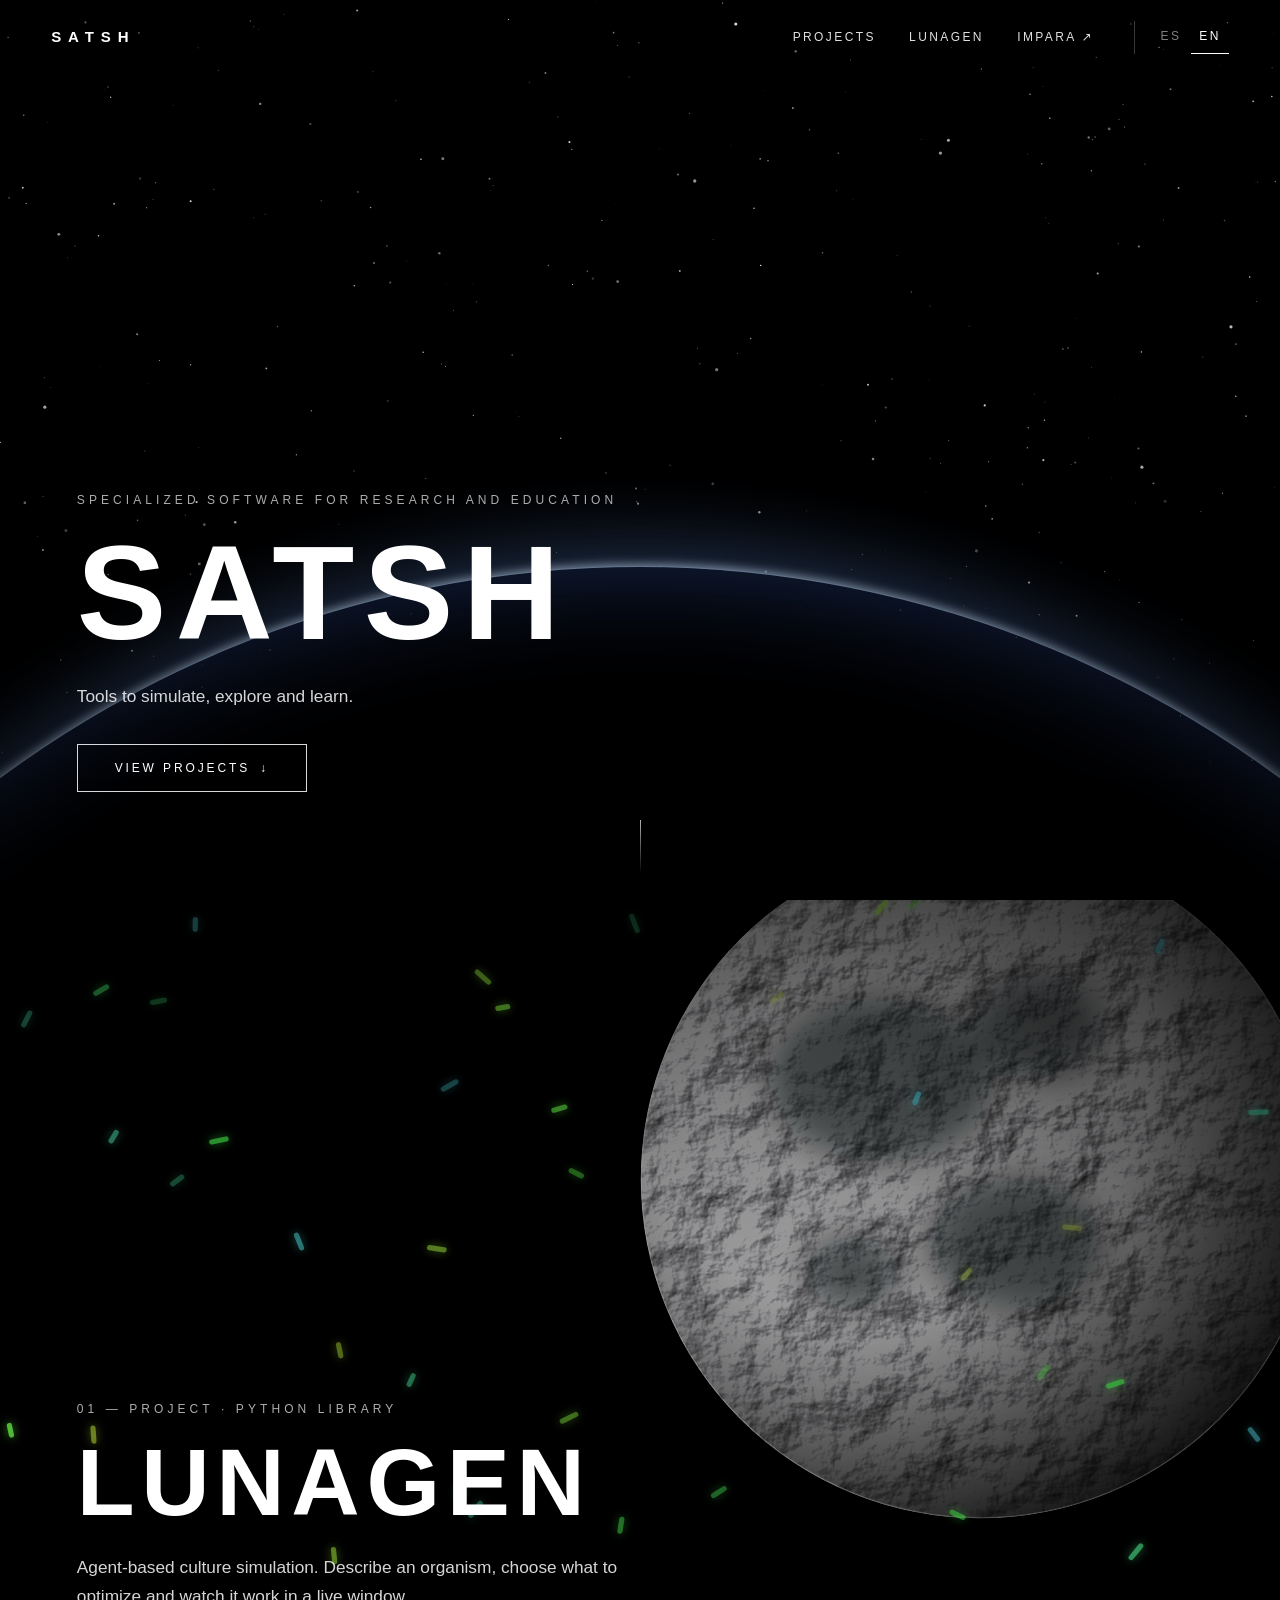
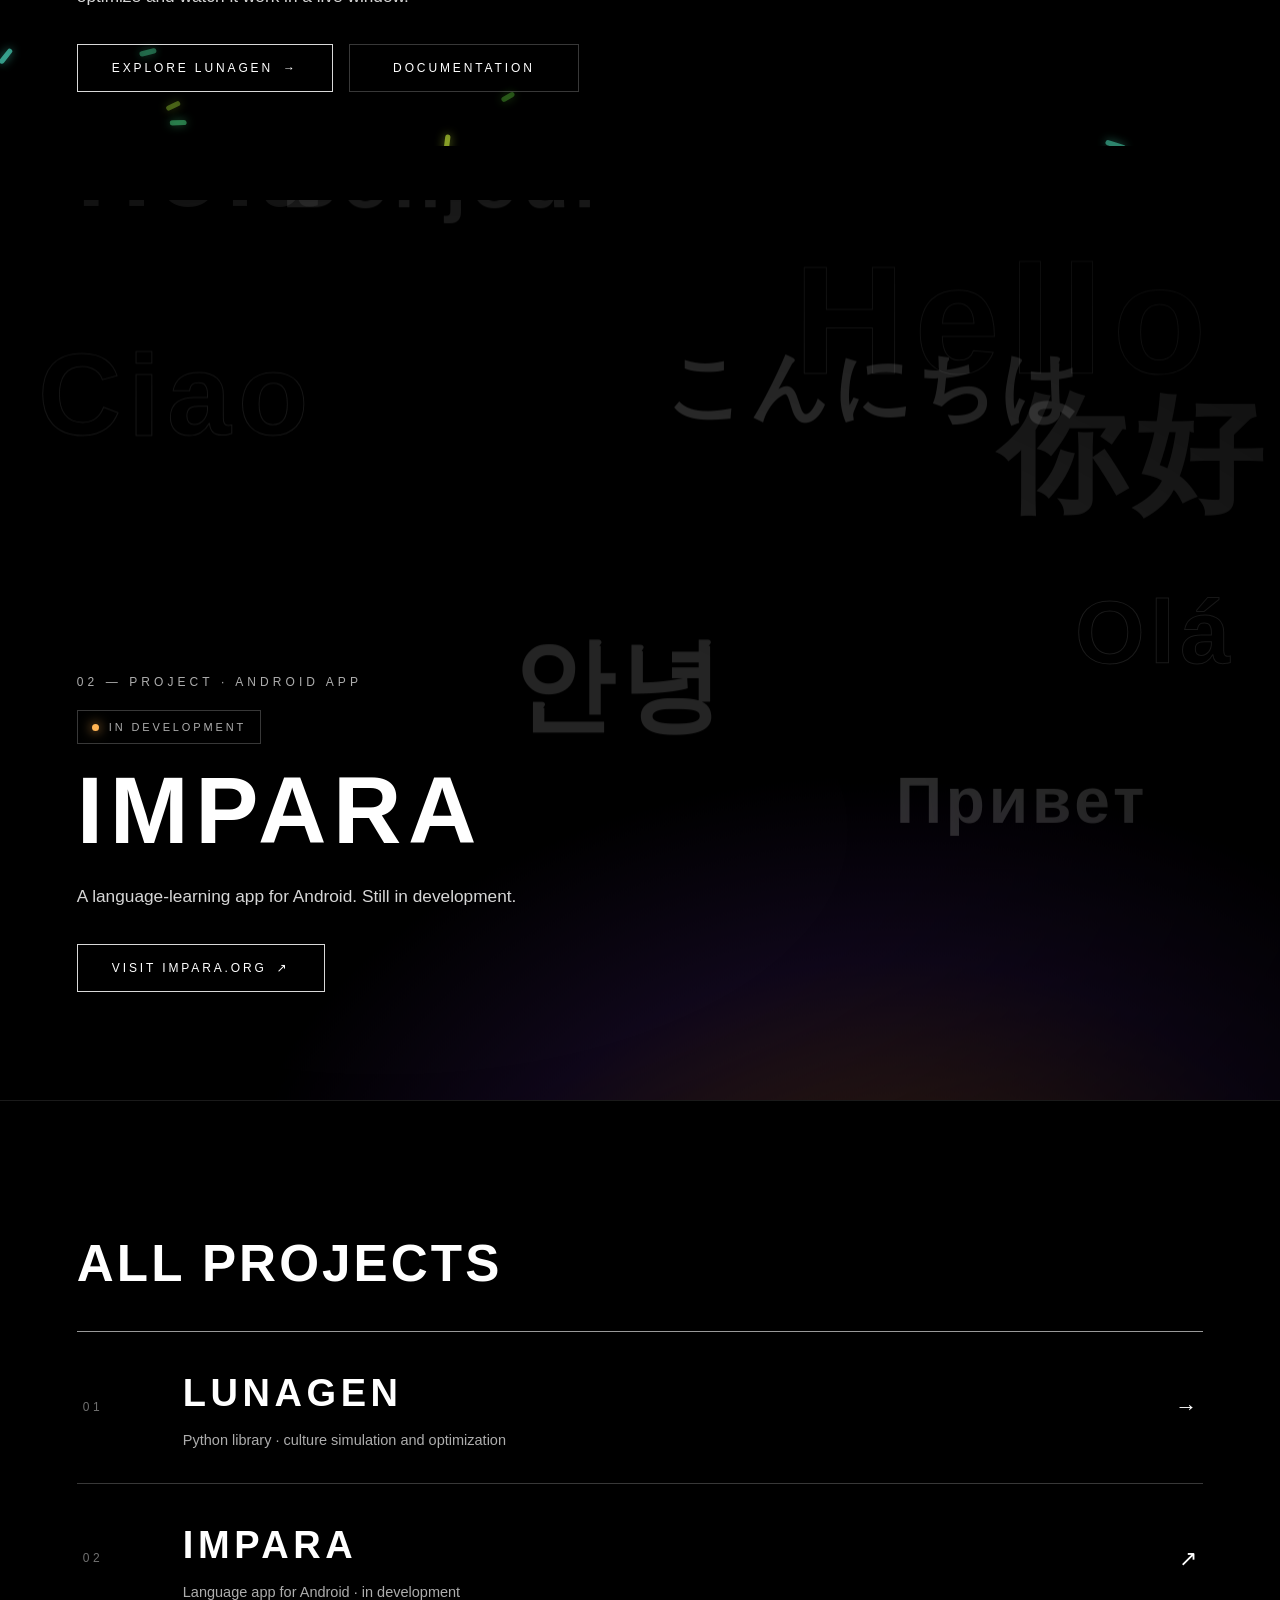
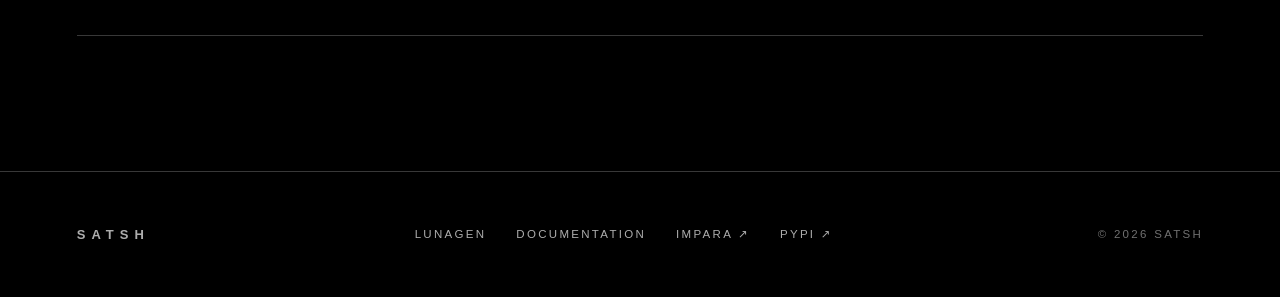
<file: index.html>
<!doctype html>
<html lang="en" class="no-js">
<head>
<meta charset="utf-8">
<meta name="viewport" content="width=device-width, initial-scale=1">
<title data-es="Satsh" data-en="Satsh">Satsh</title>
<meta name="description" content="satsh home: Lunagen, a Python library to simulate and optimize cultures, and Impara, a language-learning Android app in development." data-es="Portada de satsh: Lunagen, una librería de Python para simular y optimizar cultivos, e Impara, una app de idiomas para Android en desarrollo." data-en="satsh home: Lunagen, a Python library to simulate and optimize cultures, and Impara, a language-learning Android app in development.">
<link rel="canonical" href="https://satsh.org/">
<meta name="theme-color" content="#000000">
<meta property="og:type" content="website">
<meta property="og:site_name" content="satsh">
<meta property="og:title" content="satsh — Software &amp; science projects">
<meta property="og:description" content="satsh home: Lunagen, a Python library to simulate and optimize cultures, and Impara, a language-learning Android app in development.">
<meta property="og:url" content="https://satsh.org/">
<meta property="og:image" content="https://satsh.org/assets/img/og-satsh.png">
<meta name="twitter:card" content="summary_large_image">
<link rel="icon" href="favicon.svg" type="image/svg+xml">
<link rel="stylesheet" href="assets/css/site.css">
<script>(function(){var r=document.documentElement;r.className=r.className.replace('no-js','js');var l=null;try{l=localStorage.getItem('satsh-lang')}catch(e){}if(l!=='es'&&l!=='en'){l=null;var a=navigator.languages&&navigator.languages.length?navigator.languages:[navigator.language||navigator.userLanguage||'en'];for(var i=0;i<a.length;i++){var c=String(a[i]).toLowerCase();if(c.indexOf('es')===0){l='es';break}if(c.indexOf('en')===0){l='en';break}}}r.lang=l||'en';})();</script>
</head>
<body class="">
<canvas id="stars" aria-hidden="true"></canvas>
<a class="skip" href="#main"><span data-lang="es">Saltar al contenido</span><span data-lang="en">Skip to content</span></a>
<header class="site-header">
  <a class="brand" href="./" aria-label="satsh">SATSH </a>
  <button class="nav-toggle" aria-expanded="false" aria-controls="nav" data-aria-es="Menú" data-aria-en="Menu" aria-label="Menu"><span></span></button>
  <nav class="nav" id="nav">
    <a href="#projects"><span data-lang="es">Proyectos</span><span data-lang="en">Projects</span></a><a href="lunagen/">Lunagen</a><a href="https://impara.org" target="_blank" rel="noopener">Impara&nbsp;↗</a>
    <div class="lang" role="group" aria-label="Idioma / Language"><button data-set="es" type="button">ES</button><button data-set="en" type="button">EN</button></div>
  </nav>
</header>
<main id="main">

  <section class="panel" id="top">
    <div class="layer layer--glow" data-parallax="0.30"></div>
    <div class="layer layer--limb" data-parallax="0.16"></div>
    <div class="layer layer--haze"></div>
    <div class="panel__content">
      <p class="eyebrow reveal"><span data-lang="es">Software especializado para investigación y educación</span><span data-lang="en">Specialized software for research and education</span></p>
      <h1 class="display reveal">SATSH</h1>
      <p class="lead reveal"><span data-lang="es">Herramientas para simular, explorar y aprender.</span><span data-lang="en">Tools to simulate, explore and learn.</span></p>
      <div class="actions reveal"><a class="btn" href="#projects"><span data-lang="es">Ver proyectos</span><span data-lang="en">View projects</span> <span class="arrow">↓</span></a></div>
    </div>
    <span class="scroll-hint" aria-hidden="true"></span>
  </section>

  <section class="panel" id="projects" aria-labelledby="p-lunagen">
    <div class="layer layer--moon" data-parallax="0.14"><svg viewBox="0 0 600 600" aria-hidden="true" focusable="false">
  <defs>
    <radialGradient id="mshade" cx="36%" cy="32%" r="78%">
      <stop offset="0" stop-color="#000" stop-opacity="0"/><stop offset=".5" stop-color="#000" stop-opacity=".22"/>
      <stop offset="1" stop-color="#000" stop-opacity=".97"/>
    </radialGradient>
    <filter id="mtex" x="0" y="0" width="100%" height="100%" color-interpolation-filters="sRGB">
      <feTurbulence type="fractalNoise" baseFrequency="0.019 0.022" numOctaves="6" seed="9" result="n"/>
      <feDiffuseLighting in="n" lighting-color="#ffffff" surfaceScale="5.2" diffuseConstant="1.25" result="lit">
        <feDistantLight azimuth="220" elevation="42"/>
      </feDiffuseLighting>
      <feComponentTransfer in="lit" result="lit2"><feFuncR type="gamma" amplitude="1.15" exponent="1.35" offset="0"/><feFuncG type="gamma" amplitude="1.15" exponent="1.35" offset="0"/><feFuncB type="gamma" amplitude="1.17" exponent="1.35" offset="0"/></feComponentTransfer>
      <feComposite in="lit2" in2="SourceGraphic" operator="in"/>
    </filter>
    <filter id="mblur"><feGaussianBlur stdDeviation="14"/></filter>
    <clipPath id="mclip"><circle cx="300" cy="300" r="290"/></clipPath>
  </defs>
  <g clip-path="url(#mclip)">
    <circle cx="300" cy="300" r="290" fill="#cdd1d7" filter="url(#mtex)"/>
    <g filter="url(#mblur)" opacity=".5" fill="#05070b">
      <ellipse cx="215" cy="215" rx="96" ry="70"/><ellipse cx="350" cy="170" rx="56" ry="44"/>
      <ellipse cx="330" cy="355" rx="74" ry="56"/><ellipse cx="190" cy="380" rx="40" ry="32"/>
    </g>
    <circle cx="300" cy="300" r="290" fill="url(#mshade)"/>
  </g>
  <circle cx="300" cy="300" r="289.5" fill="none" stroke="rgba(255,255,255,.28)" stroke-width="1"/>
</svg></div>
    <div class="layer layer--cells" data-parallax="0.06"><canvas data-cells="46" aria-hidden="true"></canvas></div>
    <div class="layer layer--vignette"></div>
    <div class="panel__content">
      <p class="eyebrow reveal"><span data-lang="es">01 — Proyecto · Librería de Python</span><span data-lang="en">01 — Project · Python library</span></p>
      <h2 class="display display--md reveal" id="p-lunagen">LUNAGEN</h2>
      <p class="lead reveal"><span data-lang="es">Simulación de cultivos basada en agentes. Describe un organismo, elige qué optimizar y míralo trabajar en una ventana en vivo.</span><span data-lang="en">Agent-based culture simulation. Describe an organism, choose what to optimize and watch it work in a live window.</span></p>
      <div class="actions reveal">
        <a class="btn" href="lunagen/"><span data-lang="es">Explorar Lunagen</span><span data-lang="en">Explore Lunagen</span> <span class="arrow">→</span></a>
        <a class="btn btn--ghost" href="lunagen/docs/"><span data-lang="es">Documentación</span><span data-lang="en">Documentation</span></a>
      </div>
    </div>
  </section>

  <section class="panel" id="impara" aria-labelledby="p-impara">
    <div class="layer layer--warm" data-parallax="0.18"></div>
    <span class="layer word" style="--x:6%;--y:14%;--s:clamp(44px,8vw,120px);--o:0.16" data-parallax="-0.3" aria-hidden="true" lang="und">Hola</span>
    <span class="layer word word--out" style="--x:62%;--y:10%;--s:clamp(60px,12vw,190px);--o:0.13" data-parallax="-0.12" aria-hidden="true" lang="und">Hello</span>
    <span class="layer word" style="--x:22%;--y:28%;--s:clamp(34px,6vw,92px);--o:0.2" data-parallax="-0.42" aria-hidden="true" lang="und">Bonjour</span>
    <span class="layer word" style="--x:78%;--y:36%;--s:clamp(60px,10vw,160px);--o:0.15" data-parallax="-0.22" aria-hidden="true" lang="und">你好</span>
    <span class="layer word word--out" style="--x:3%;--y:27%;--s:clamp(50px,9vw,140px);--o:0.12" data-parallax="-0.18" aria-hidden="true" lang="und">Ciao</span>
    <span class="layer word" style="--x:52%;--y:58%;--s:clamp(34px,6vw,88px);--o:0.22" data-parallax="-0.5" aria-hidden="true" lang="und">こんにちは</span>
    <span class="layer word word--out" style="--x:84%;--y:70%;--s:clamp(40px,7vw,110px);--o:0.14" data-parallax="-0.34" aria-hidden="true" lang="und">Olá</span>
    <span class="layer word" style="--x:36%;--y:12%;--s:clamp(30px,5vw,72px);--o:0.17" data-parallax="-0.55" aria-hidden="true" lang="und">Hallo</span>
    <span class="layer word" style="--x:70%;--y:84%;--s:clamp(30px,5vw,76px);--o:0.18" data-parallax="-0.26" aria-hidden="true" lang="und">Привет</span>
    <span class="layer word" style="--x:40%;--y:80%;--s:clamp(44px,8vw,120px);--o:0.14" data-parallax="-0.4" aria-hidden="true" lang="und">안녕</span>
    <div class="layer layer--vignette"></div>
    <div class="panel__content">
      <p class="eyebrow reveal"><span data-lang="es">02 — Proyecto · App para Android</span><span data-lang="en">02 — Project · Android app</span></p>
      <span class="chip-status reveal"><span data-lang="es">En desarrollo</span><span data-lang="en">In development</span></span>
      <h2 class="display display--md reveal" id="p-impara">IMPARA</h2>
      <p class="lead reveal"><span data-lang="es">Una app para aprender idiomas en Android. Todavía en desarrollo.</span><span data-lang="en">A language-learning app for Android. Still in development.</span></p>
      <div class="actions reveal">
        <a class="btn" href="https://impara.org" target="_blank" rel="noopener"><span data-lang="es">Visitar impara.org</span><span data-lang="en">Visit impara.org</span> <span class="arrow">↗</span></a>
      </div>
    </div>
  </section>

  <section class="section section--bordered section--dark" aria-labelledby="all-projects">
    <div class="section__inner">
      <h2 class="title reveal" id="all-projects"><span data-lang="es">Todos los proyectos</span><span data-lang="en">All projects</span></h2>
      <div class="index-list reveal">
        <a href="lunagen/"><span class="n">01</span><span class="t"><strong>Lunagen</strong><small><span data-lang="es">Librería de Python · simulación y optimización de cultivos</span><span data-lang="en">Python library · culture simulation and optimization</span></small></span><span class="go">→</span></a>
        <a href="https://impara.org" target="_blank" rel="noopener"><span class="n">02</span><span class="t"><strong>Impara</strong><small><span data-lang="es">App de idiomas para Android · en desarrollo</span><span data-lang="en">Language app for Android · in development</span></small></span><span class="go">↗</span></a>
      </div>
    </div>
  </section>

</main>
<footer class="site-footer">
  <a class="brand" href="./">SATSH</a>
  <div class="links">
    <a href="lunagen/">Lunagen</a>
    <a href="lunagen/docs/"><span data-lang="es">Documentación</span><span data-lang="en">Documentation</span></a>
    <a href="https://impara.org" target="_blank" rel="noopener">Impara&nbsp;↗</a>
    <a href="https://pypi.org/project/lunagen/" target="_blank" rel="noopener">PyPI&nbsp;↗</a>
  </div>
  <span>© <span data-year>2026</span> satsh</span>
</footer>
<script src="assets/js/site.js" defer></script>
</body>
</html>
</file>
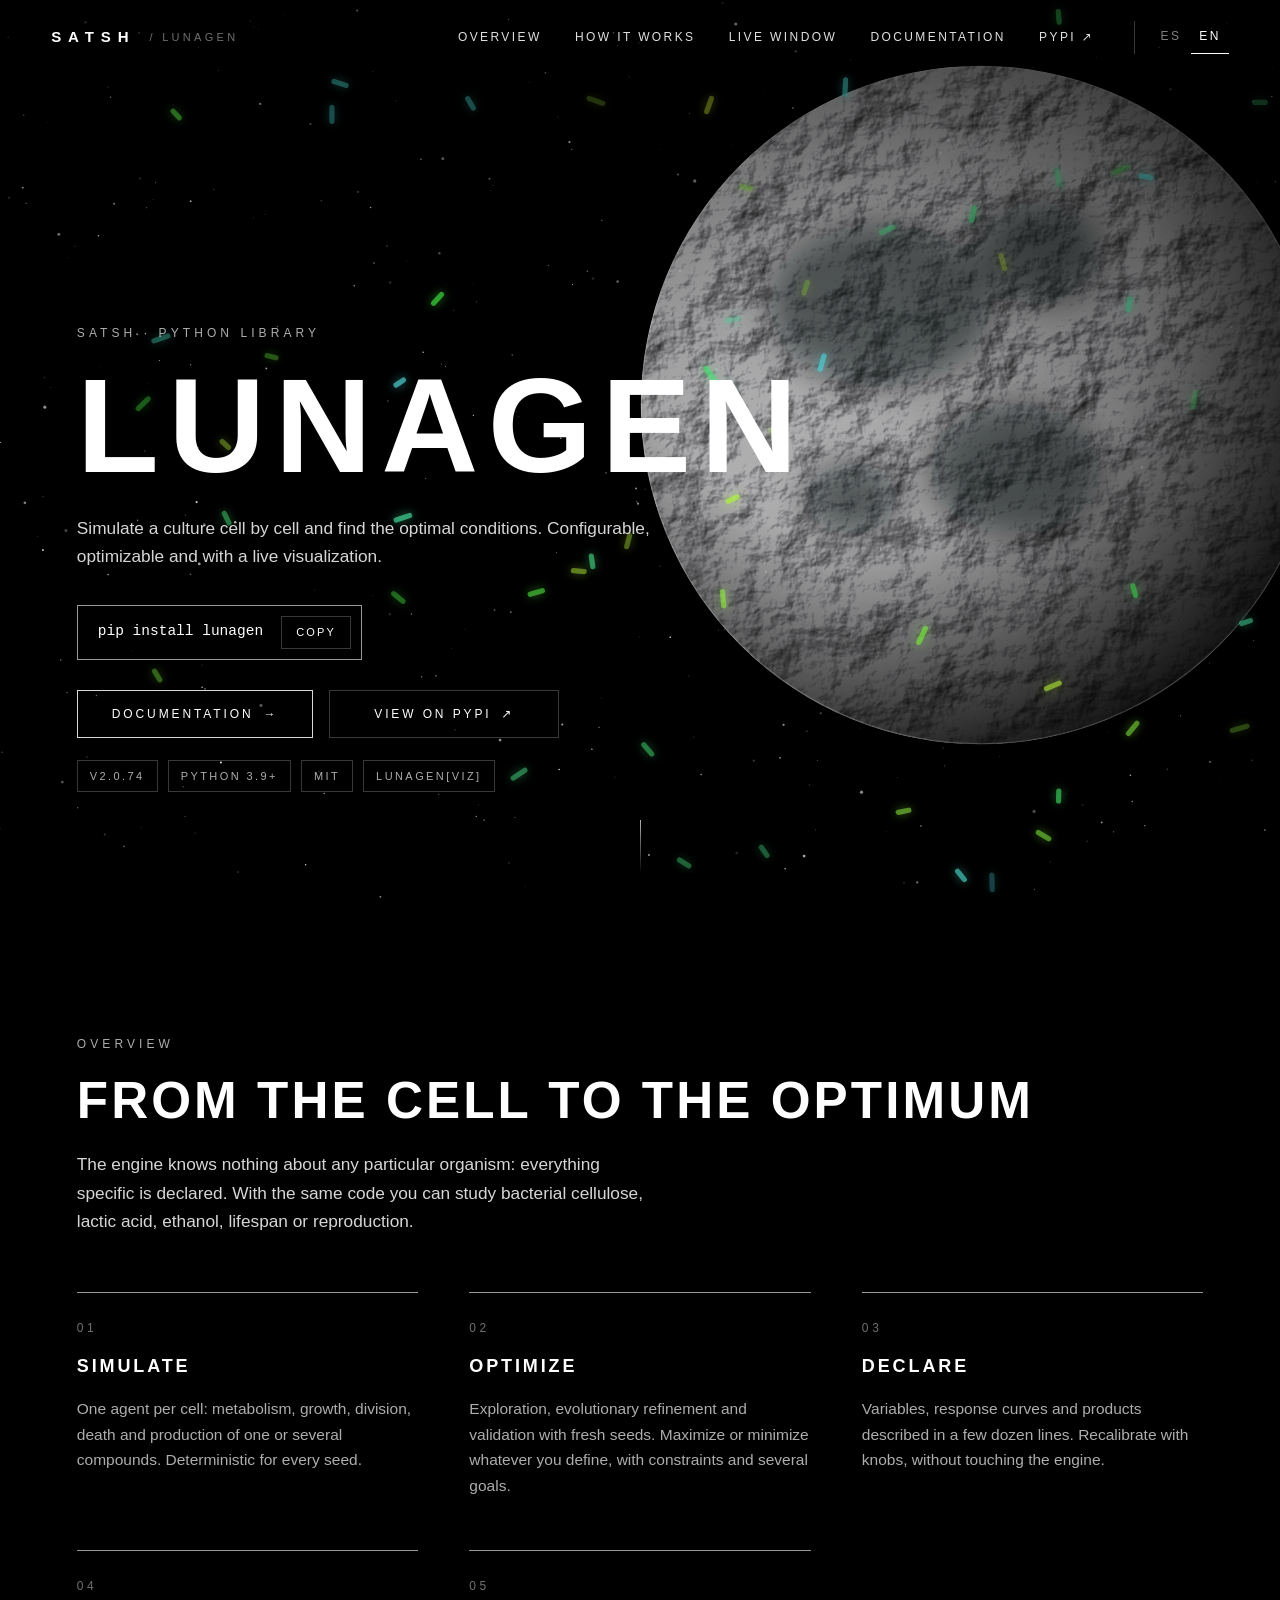
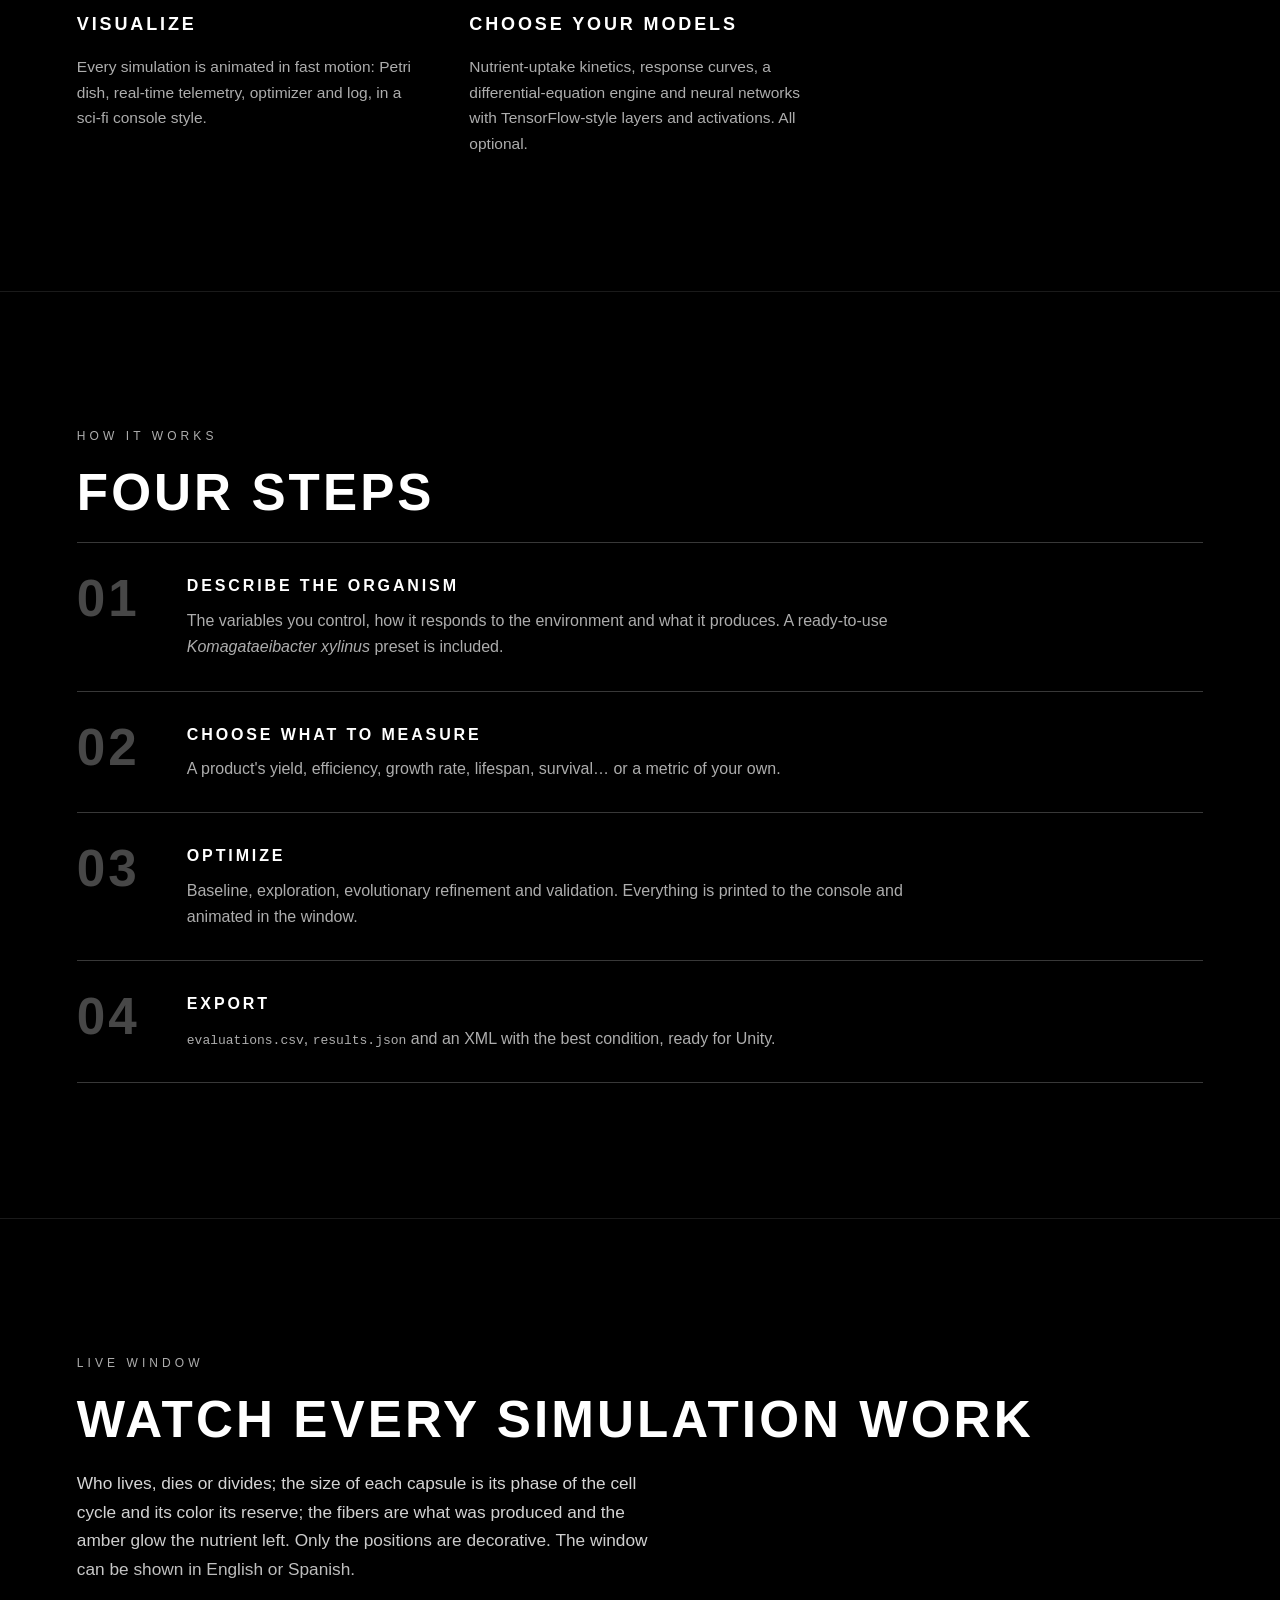
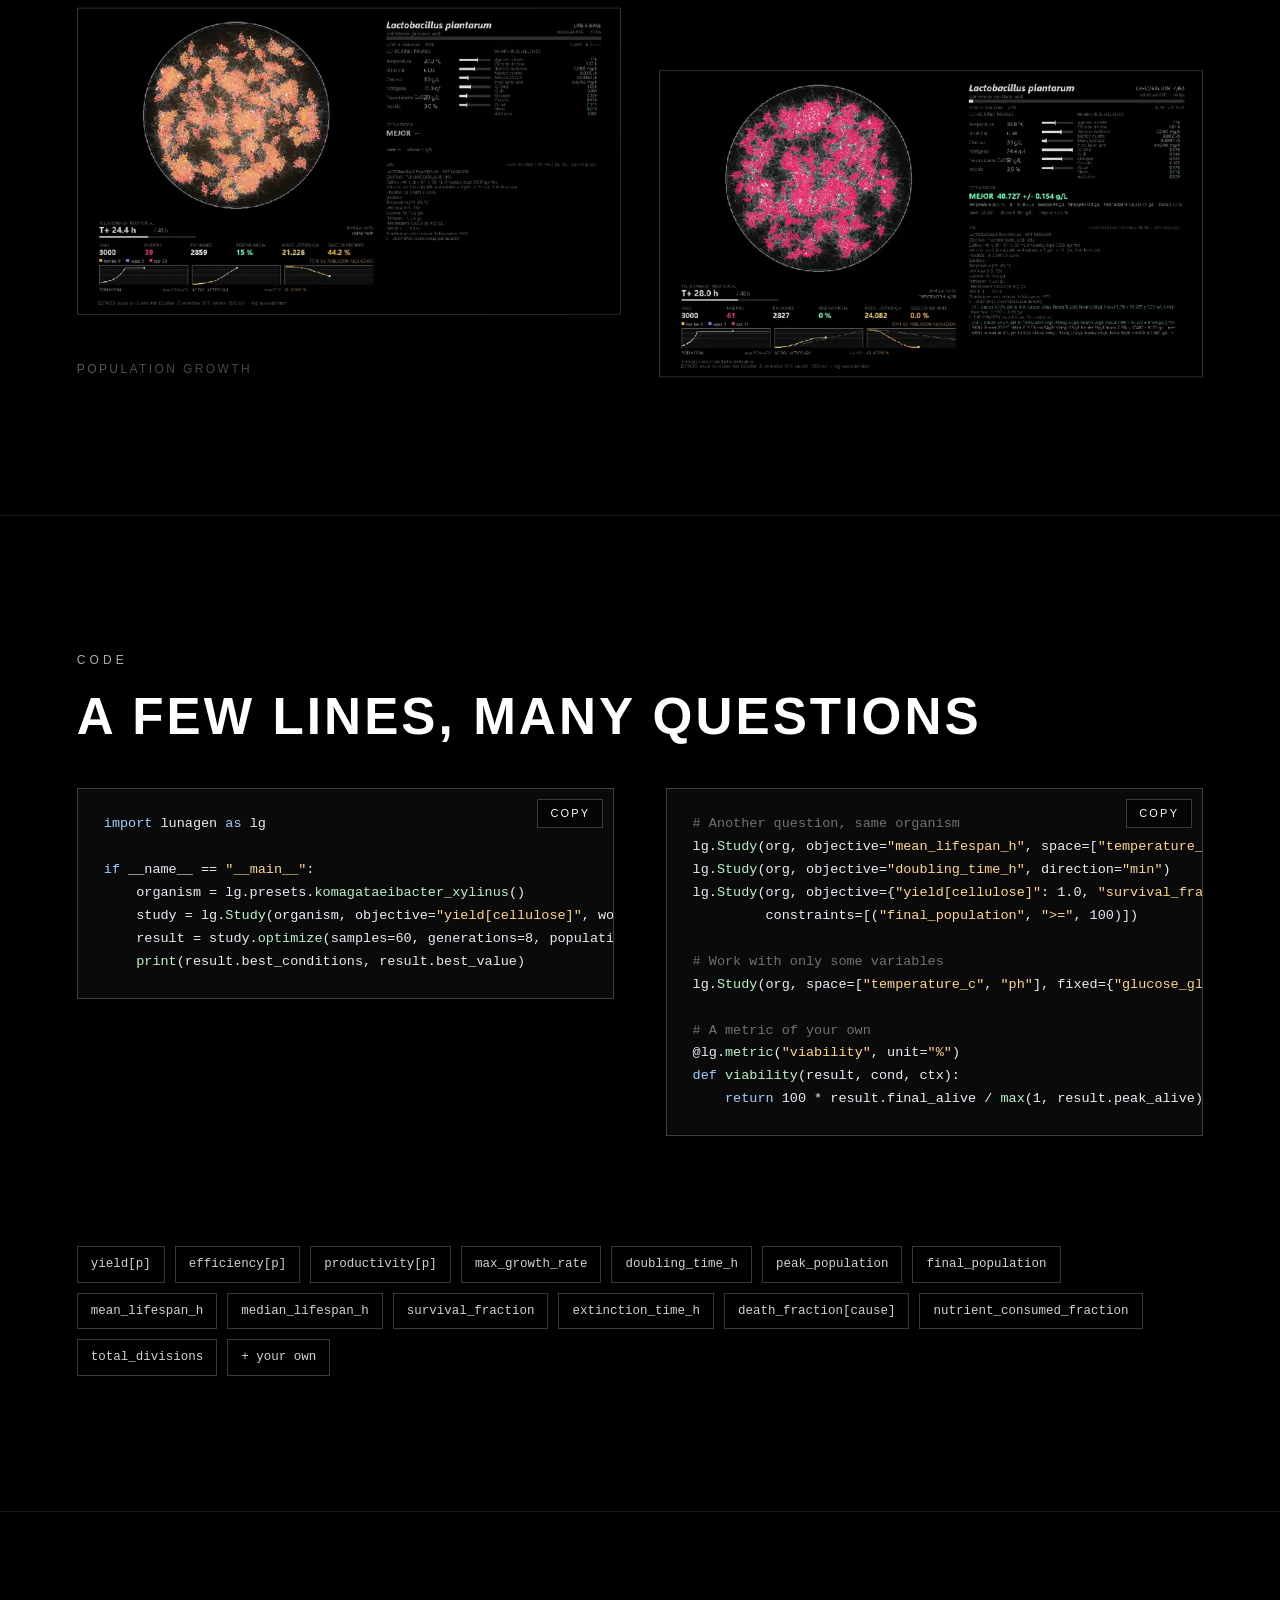
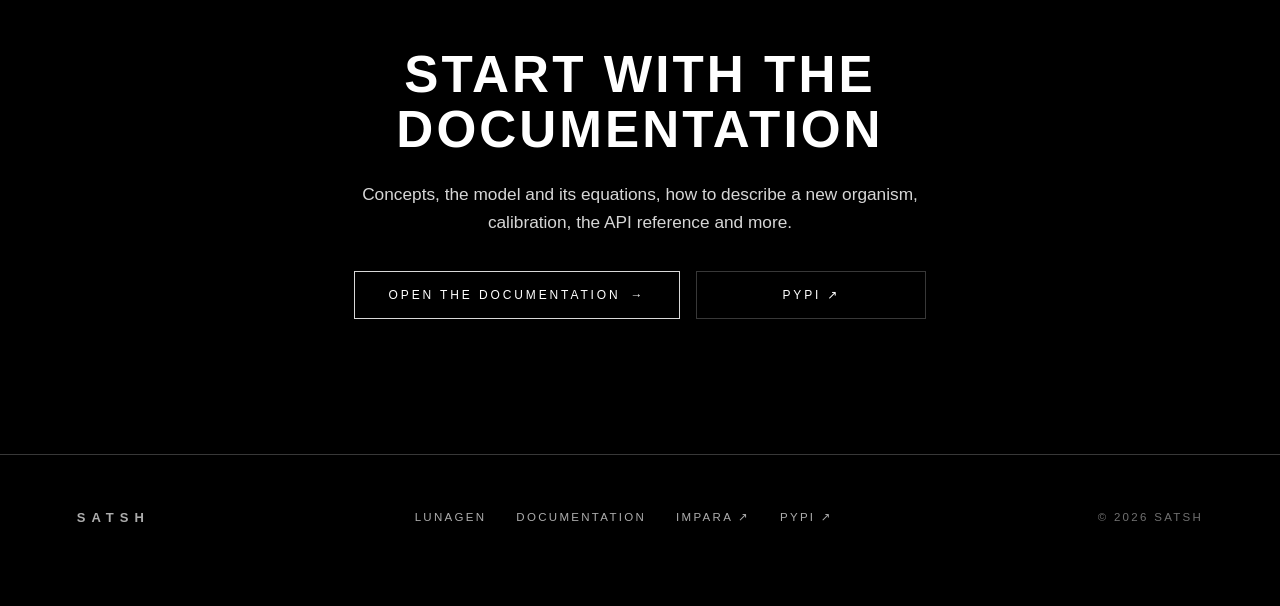
<file: lunagen/index.html>
<!doctype html>
<html lang="en" class="no-js">
<head>
<meta charset="utf-8">
<meta name="viewport" content="width=device-width, initial-scale=1">
<title data-es="Lunagen — Simulación de cultivos basada en agentes" data-en="Lunagen — Agent-based culture simulation">Lunagen — Agent-based culture simulation</title>
<meta name="description" content="Lunagen: a Python library to simulate cultures cell by cell, optimize conditions and watch it in a live window." data-es="Lunagen: librería de Python para simular cultivos célula por célula, optimizar condiciones y verlo en una ventana en vivo." data-en="Lunagen: a Python library to simulate cultures cell by cell, optimize conditions and watch it in a live window.">
<link rel="canonical" href="https://satsh.org/lunagen/">
<meta name="theme-color" content="#000000">
<meta property="og:type" content="website">
<meta property="og:site_name" content="satsh">
<meta property="og:title" content="Lunagen — Agent-based culture simulation">
<meta property="og:description" content="Lunagen: a Python library to simulate cultures cell by cell, optimize conditions and watch it in a live window.">
<meta property="og:url" content="https://satsh.org/lunagen/">
<meta property="og:image" content="https://satsh.org/assets/img/og-lunagen.png">
<meta name="twitter:card" content="summary_large_image">
<link rel="icon" href="../favicon.svg" type="image/svg+xml">
<link rel="stylesheet" href="../assets/css/site.css">
<script>(function(){var r=document.documentElement;r.className=r.className.replace('no-js','js');var l=null;try{l=localStorage.getItem('satsh-lang')}catch(e){}if(l!=='es'&&l!=='en'){l=null;var a=navigator.languages&&navigator.languages.length?navigator.languages:[navigator.language||navigator.userLanguage||'en'];for(var i=0;i<a.length;i++){var c=String(a[i]).toLowerCase();if(c.indexOf('es')===0){l='es';break}if(c.indexOf('en')===0){l='en';break}}}r.lang=l||'en';})();</script>
</head>
<body class="">
<canvas id="stars" aria-hidden="true"></canvas>
<a class="skip" href="#main"><span data-lang="es">Saltar al contenido</span><span data-lang="en">Skip to content</span></a>
<header class="site-header">
  <a class="brand" href="../" aria-label="satsh">SATSH <small>/ Lunagen</small></a>
  <button class="nav-toggle" aria-expanded="false" aria-controls="nav" data-aria-es="Menú" data-aria-en="Menu" aria-label="Menu"><span></span></button>
  <nav class="nav" id="nav">
    <a href="#overview"><span data-lang="es">Resumen</span><span data-lang="en">Overview</span></a><a href="#how"><span data-lang="es">Cómo funciona</span><span data-lang="en">How it works</span></a><a href="#window"><span data-lang="es">Ventana en vivo</span><span data-lang="en">Live window</span></a><a href="../lunagen/docs/"><span data-lang="es">Documentación</span><span data-lang="en">Documentation</span></a><a href="https://pypi.org/project/lunagen/" target="_blank" rel="noopener">PyPI&nbsp;↗</a>
    <div class="lang" role="group" aria-label="Idioma / Language"><button data-set="es" type="button">ES</button><button data-set="en" type="button">EN</button></div>
  </nav>
</header>
<main id="main">

  <section class="panel" id="top">
    <div class="layer layer--moon" data-parallax="0.16"><svg viewBox="0 0 600 600" aria-hidden="true" focusable="false">
  <defs>
    <radialGradient id="mshade" cx="36%" cy="32%" r="78%">
      <stop offset="0" stop-color="#000" stop-opacity="0"/><stop offset=".5" stop-color="#000" stop-opacity=".22"/>
      <stop offset="1" stop-color="#000" stop-opacity=".97"/>
    </radialGradient>
    <filter id="mtex" x="0" y="0" width="100%" height="100%" color-interpolation-filters="sRGB">
      <feTurbulence type="fractalNoise" baseFrequency="0.019 0.022" numOctaves="6" seed="9" result="n"/>
      <feDiffuseLighting in="n" lighting-color="#ffffff" surfaceScale="5.2" diffuseConstant="1.25" result="lit">
        <feDistantLight azimuth="220" elevation="42"/>
      </feDiffuseLighting>
      <feComponentTransfer in="lit" result="lit2"><feFuncR type="gamma" amplitude="1.15" exponent="1.35" offset="0"/><feFuncG type="gamma" amplitude="1.15" exponent="1.35" offset="0"/><feFuncB type="gamma" amplitude="1.17" exponent="1.35" offset="0"/></feComponentTransfer>
      <feComposite in="lit2" in2="SourceGraphic" operator="in"/>
    </filter>
    <filter id="mblur"><feGaussianBlur stdDeviation="14"/></filter>
    <clipPath id="mclip"><circle cx="300" cy="300" r="290"/></clipPath>
  </defs>
  <g clip-path="url(#mclip)">
    <circle cx="300" cy="300" r="290" fill="#cdd1d7" filter="url(#mtex)"/>
    <g filter="url(#mblur)" opacity=".5" fill="#05070b">
      <ellipse cx="215" cy="215" rx="96" ry="70"/><ellipse cx="350" cy="170" rx="56" ry="44"/>
      <ellipse cx="330" cy="355" rx="74" ry="56"/><ellipse cx="190" cy="380" rx="40" ry="32"/>
    </g>
    <circle cx="300" cy="300" r="290" fill="url(#mshade)"/>
  </g>
  <circle cx="300" cy="300" r="289.5" fill="none" stroke="rgba(255,255,255,.28)" stroke-width="1"/>
</svg></div>
    <div class="layer layer--cells" data-parallax="0.07"><canvas data-cells="90" aria-hidden="true"></canvas></div>
    <div class="layer layer--vignette"></div>
    <div class="panel__content">
      <p class="eyebrow reveal"><span data-lang="es">satsh · librería de Python</span><span data-lang="en">satsh · Python library</span></p>
      <h1 class="display reveal">LUNAGEN</h1>
      <p class="lead reveal"><span data-lang="es">Simula un cultivo célula por célula y encuentra las condiciones óptimas. Configurable, optimizable y con visualización en vivo.</span><span data-lang="en">Simulate a culture cell by cell and find the optimal conditions. Configurable, optimizable and with a live visualization.</span></p>
      <div class="reveal" style="margin:0 0 30px">
        <div class="install"><code>pip install lunagen</code><button class="copy" type="button" data-copy="pip install lunagen"><span data-lang="es">Copiar</span><span data-lang="en">Copy</span></button></div>
      </div>
      <div class="actions reveal">
        <a class="btn" href="docs/"><span data-lang="es">Documentación</span><span data-lang="en">Documentation</span> <span class="arrow">→</span></a>
        <a class="btn btn--ghost" href="https://pypi.org/project/lunagen/" target="_blank" rel="noopener"><span data-lang="es">Ver en PyPI</span><span data-lang="en">View on PyPI</span> ↗</a>
      </div>
      <div class="badges reveal"><span class="badge">v2.0.74</span><span class="badge">Python 3.9+</span><span class="badge">MIT</span>
        <span class="badge">lunagen[viz]</span></div>
    </div>
    <span class="scroll-hint" aria-hidden="true"></span>
  </section>

  <section class="section section--dark" id="overview" aria-labelledby="t-overview">
    <div class="section__inner">
      <p class="eyebrow reveal"><span data-lang="es">Resumen</span><span data-lang="en">Overview</span></p>
      <h2 class="title reveal" id="t-overview"><span data-lang="es">De la célula al óptimo</span><span data-lang="en">From the cell to the optimum</span></h2>
      <p class="lead reveal"><span data-lang="es">El motor no sabe nada de ningún organismo concreto: todo lo específico se declara. Con el mismo código puedes estudiar celulosa bacteriana, ácido láctico, etanol, tiempo de vida o reproducción.</span><span data-lang="en">The engine knows nothing about any particular organism: everything specific is declared. With the same code you can study bacterial cellulose, lactic acid, ethanol, lifespan or reproduction.</span></p>
      <div class="grid grid--3" style="margin-top:56px">
        <div class="feature reveal"><div class="num">01</div><h3><span data-lang="es">Simula</span><span data-lang="en">Simulate</span></h3>
          <p><span data-lang="es">Un agente por célula: metabolismo, crecimiento, división, muerte y producción de uno o varios compuestos. Determinista para cada semilla.</span><span data-lang="en">One agent per cell: metabolism, growth, division, death and production of one or several compounds. Deterministic for every seed.</span></p></div>
        <div class="feature reveal"><div class="num">02</div><h3><span data-lang="es">Optimiza</span><span data-lang="en">Optimize</span></h3>
          <p><span data-lang="es">Exploración, refinamiento evolutivo y validación con semillas nuevas. Maximiza o minimiza lo que definas, con restricciones y varios objetivos.</span><span data-lang="en">Exploration, evolutionary refinement and validation with fresh seeds. Maximize or minimize whatever you define, with constraints and several goals.</span></p></div>
        <div class="feature reveal"><div class="num">03</div><h3><span data-lang="es">Declara</span><span data-lang="en">Declare</span></h3>
          <p><span data-lang="es">Variables, curvas de respuesta y productos descritos en unas decenas de líneas. Recalibra con perillas, sin tocar el motor.</span><span data-lang="en">Variables, response curves and products described in a few dozen lines. Recalibrate with knobs, without touching the engine.</span></p></div>
        <div class="feature reveal"><div class="num">04</div><h3><span data-lang="es">Visualiza</span><span data-lang="en">Visualize</span></h3>
          <p><span data-lang="es">Cada simulación se anima en cámara rápida: caja Petri, telemetría en tiempo real, optimizador y log, estilo consola de ciencia ficción.</span><span data-lang="en">Every simulation is animated in fast motion: Petri dish, real-time telemetry, optimizer and log, in a sci-fi console style.</span></p></div>
        <div class="feature reveal"><div class="num">05</div><h3><span data-lang="es">Elige tus modelos</span><span data-lang="en">Choose your models</span></h3>
          <p><span data-lang="es">Cinéticas de toma de nutriente, curvas de respuesta, un motor de ecuaciones diferenciales y redes neuronales con capas y activaciones estilo TensorFlow. Todo opcional.</span><span data-lang="en">Nutrient-uptake kinetics, response curves, a differential-equation engine and neural networks with TensorFlow-style layers and activations. All optional.</span></p></div>
      </div>
    </div>
  </section>

  <section class="section section--bordered section--dark" id="how" aria-labelledby="t-how">
    <div class="section__inner">
      <p class="eyebrow reveal"><span data-lang="es">Cómo funciona</span><span data-lang="en">How it works</span></p>
      <h2 class="title reveal" id="t-how"><span data-lang="es">Cuatro pasos</span><span data-lang="en">Four steps</span></h2>
      <ol class="steps">
        <li class="reveal"><div><h3><span data-lang="es">Describe el organismo</span><span data-lang="en">Describe the organism</span></h3><p><span data-lang="es">Variables que se controlan, cómo responde al entorno y qué produce. Hay un preset de <em>Komagataeibacter xylinus</em> listo para usar.</span><span data-lang="en">The variables you control, how it responds to the environment and what it produces. A ready-to-use <em>Komagataeibacter xylinus</em> preset is included.</span></p></div></li>
        <li class="reveal"><div><h3><span data-lang="es">Elige qué medir</span><span data-lang="en">Choose what to measure</span></h3><p><span data-lang="es">Rendimiento de un producto, eficiencia, tasa de crecimiento, tiempo de vida, supervivencia… o una métrica propia.</span><span data-lang="en">A product's yield, efficiency, growth rate, lifespan, survival… or a metric of your own.</span></p></div></li>
        <li class="reveal"><div><h3><span data-lang="es">Optimiza</span><span data-lang="en">Optimize</span></h3><p><span data-lang="es">Línea base, exploración, refinamiento evolutivo y validación. Todo se imprime en consola y se anima en la ventana.</span><span data-lang="en">Baseline, exploration, evolutionary refinement and validation. Everything is printed to the console and animated in the window.</span></p></div></li>
        <li class="reveal"><div><h3><span data-lang="es">Exporta</span><span data-lang="en">Export</span></h3><p><span data-lang="es"><code>evaluations.csv</code>, <code>results.json</code> y un XML con la mejor condición, listo para Unity.</span><span data-lang="en"><code>evaluations.csv</code>, <code>results.json</code> and an XML with the best condition, ready for Unity.</span></p></div></li>
      </ol>
    </div>
  </section>

  <section class="section section--bordered" id="window" aria-labelledby="t-window">
    <div class="section__inner">
      <p class="eyebrow reveal"><span data-lang="es">Ventana en vivo</span><span data-lang="en">Live window</span></p>
      <h2 class="title reveal" id="t-window"><span data-lang="es">Mira cada simulación trabajar</span><span data-lang="en">Watch every simulation work</span></h2>
      <p class="lead reveal"><span data-lang="es">Quién vive, muere o se divide; el tamaño de cada cápsula es su fase del ciclo celular y su color, su reserva; las fibras son lo producido y el brillo ámbar, el nutriente que queda. Solo las posiciones son decorativas. La ventana puede mostrarse en inglés o en español.</span><span data-lang="en">Who lives, dies or divides; the size of each capsule is its phase of the cell cycle and its color its reserve; the fibers are what was produced and the amber glow the nutrient left. Only the positions are decorative. The window can be shown in English or Spanish.</span></p>
      <div class="grid grid--2" style="margin-top:56px;gap:clamp(24px,3vw,48px)">
        <figure class="reveal" style="margin:0"><div class="shot" data-parallax="-0.04"><picture><source srcset="../assets/img/lunagen-live-1.webp" type="image/webp"><img src="../assets/img/lunagen-live-1.png" width="1600" height="900" loading="lazy" alt="Lunagen live window with a Petri dish full of colonies" data-alt-es="Ventana en vivo de Lunagen con la caja Petri llena de colonias" data-alt-en="Lunagen live window with a Petri dish full of colonies"></picture></div>
          <figcaption class="shot-caption"><span data-lang="es">Crecimiento de la población</span><span data-lang="en">Population growth</span></figcaption></figure>
        <figure class="reveal" style="margin:0"><div class="shot" data-parallax="0.04"><picture><source srcset="../assets/img/lunagen-live-2.webp" type="image/webp"><img src="../assets/img/lunagen-live-2.png" width="1600" height="900" loading="lazy" alt="Lunagen live window at a later stage" data-alt-es="Ventana en vivo de Lunagen en una etapa posterior" data-alt-en="Lunagen live window at a later stage"></picture></div>
          <figcaption class="shot-caption"><span data-lang="es">Nutriente agotado: las reservas se vacían</span><span data-lang="en">Nutrient exhausted: reserves run out</span></figcaption></figure>
      </div>
    </div>
  </section>

  <section class="section section--bordered section--dark" id="code" aria-labelledby="t-code">
    <div class="section__inner">
      <p class="eyebrow reveal"><span data-lang="es">Código</span><span data-lang="en">Code</span></p>
      <h2 class="title reveal" id="t-code"><span data-lang="es">Pocas líneas, muchas preguntas</span><span data-lang="en">A few lines, many questions</span></h2>
      <div class="grid grid--2" style="margin-top:44px;align-items:start">
        <div><div data-lang="es"><div class="code reveal"><pre><code><span class="k">import</span> lunagen <span class="k">as</span> lg

<span class="k">if</span> __name__ == <span class="s">&quot;__main__&quot;</span>:
    organismo = lg.presets.<span class="f">komagataeibacter_xylinus</span>()
    estudio = lg.<span class="f">Study</span>(organismo, objective=<span class="s">&quot;yield[cellulose]&quot;</span>, workers=4)
    resultado = estudio.<span class="f">optimize</span>(samples=60, generations=8, population=16, viz=<span class="k">True</span>)
    <span class="f">print</span>(resultado.best_conditions, resultado.best_value)</code></pre><button class="copy" type="button"><span data-lang="es">Copiar</span><span data-lang="en">Copy</span></button></div></div><div data-lang="en"><div class="code reveal"><pre><code><span class="k">import</span> lunagen <span class="k">as</span> lg

<span class="k">if</span> __name__ == <span class="s">&quot;__main__&quot;</span>:
    organism = lg.presets.<span class="f">komagataeibacter_xylinus</span>()
    study = lg.<span class="f">Study</span>(organism, objective=<span class="s">&quot;yield[cellulose]&quot;</span>, workers=4)
    result = study.<span class="f">optimize</span>(samples=60, generations=8, population=16, viz=<span class="k">True</span>)
    <span class="f">print</span>(result.best_conditions, result.best_value)</code></pre><button class="copy" type="button"><span data-lang="es">Copiar</span><span data-lang="en">Copy</span></button></div></div></div>
        <div><div data-lang="es"><div class="code reveal"><pre><code><span class="c"># Otra pregunta, el mismo organismo</span>
lg.<span class="f">Study</span>(org, objective=<span class="s">&quot;mean_lifespan_h&quot;</span>, space=[<span class="s">&quot;temperature_c&quot;</span>, <span class="s">&quot;ph&quot;</span>])        <span class="c"># tiempo de vida</span>
lg.<span class="f">Study</span>(org, objective=<span class="s">&quot;doubling_time_h&quot;</span>, direction=<span class="s">&quot;min&quot;</span>)                      <span class="c"># reproducción</span>
lg.<span class="f">Study</span>(org, objective={<span class="s">&quot;yield[cellulose]&quot;</span>: 1.0, <span class="s">&quot;survival_fraction&quot;</span>: 2.0},     <span class="c"># varios objetivos</span>
         constraints=[(<span class="s">&quot;final_population&quot;</span>, <span class="s">&quot;&gt;=&quot;</span>, 100)])                          <span class="c"># y restricciones</span>

<span class="c"># Operar solo con algunas variables</span>
lg.<span class="f">Study</span>(org, space=[<span class="s">&quot;temperature_c&quot;</span>, <span class="s">&quot;ph&quot;</span>], fixed={<span class="s">&quot;glucose_gl&quot;</span>: 30})

<span class="c"># Una métrica propia</span>
@lg.<span class="f">metric</span>(<span class="s">&quot;viabilidad&quot;</span>, unit=<span class="s">&quot;%&quot;</span>)
<span class="k">def</span> <span class="f">viabilidad</span>(result, cond, ctx):
    <span class="k">return</span> 100 * result.final_alive / <span class="f">max</span>(1, result.peak_alive)</code></pre><button class="copy" type="button"><span data-lang="es">Copiar</span><span data-lang="en">Copy</span></button></div></div><div data-lang="en"><div class="code reveal"><pre><code><span class="c"># Another question, same organism</span>
lg.<span class="f">Study</span>(org, objective=<span class="s">&quot;mean_lifespan_h&quot;</span>, space=[<span class="s">&quot;temperature_c&quot;</span>, <span class="s">&quot;ph&quot;</span>])        <span class="c"># lifespan</span>
lg.<span class="f">Study</span>(org, objective=<span class="s">&quot;doubling_time_h&quot;</span>, direction=<span class="s">&quot;min&quot;</span>)                      <span class="c"># reproduction</span>
lg.<span class="f">Study</span>(org, objective={<span class="s">&quot;yield[cellulose]&quot;</span>: 1.0, <span class="s">&quot;survival_fraction&quot;</span>: 2.0},     <span class="c"># several goals</span>
         constraints=[(<span class="s">&quot;final_population&quot;</span>, <span class="s">&quot;&gt;=&quot;</span>, 100)])                          <span class="c"># and constraints</span>

<span class="c"># Work with only some variables</span>
lg.<span class="f">Study</span>(org, space=[<span class="s">&quot;temperature_c&quot;</span>, <span class="s">&quot;ph&quot;</span>], fixed={<span class="s">&quot;glucose_gl&quot;</span>: 30})

<span class="c"># A metric of your own</span>
@lg.<span class="f">metric</span>(<span class="s">&quot;viability&quot;</span>, unit=<span class="s">&quot;%&quot;</span>)
<span class="k">def</span> <span class="f">viability</span>(result, cond, ctx):
    <span class="k">return</span> 100 * result.final_alive / <span class="f">max</span>(1, result.peak_alive)</code></pre><button class="copy" type="button"><span data-lang="es">Copiar</span><span data-lang="en">Copy</span></button></div></div></div>
      </div>
      <h3 class="eyebrow reveal" style="margin-top:72px"><span data-lang="es">Métricas incluidas</span><span data-lang="en">Built-in metrics</span></h3>
      <div class="chips reveal"><span class="chip">yield[p]</span><span class="chip">efficiency[p]</span><span class="chip">productivity[p]</span><span class="chip">max_growth_rate</span><span class="chip">doubling_time_h</span><span class="chip">peak_population</span><span class="chip">final_population</span><span class="chip">mean_lifespan_h</span><span class="chip">median_lifespan_h</span><span class="chip">survival_fraction</span><span class="chip">extinction_time_h</span><span class="chip">death_fraction[cause]</span><span class="chip">nutrient_consumed_fraction</span><span class="chip">total_divisions</span><span class="chip">+ <span data-lang="es">las tuyas</span><span data-lang="en">your own</span></span></div>
    </div>
  </section>

  <section class="section section--bordered cta" aria-labelledby="t-cta">
    <div class="section__inner">
      <h2 class="title reveal" id="t-cta"><span data-lang="es">Empieza con la documentación</span><span data-lang="en">Start with the documentation</span></h2>
      <p class="lead reveal"><span data-lang="es">Conceptos, el modelo y sus ecuaciones, cómo describir un organismo nuevo, calibración, referencia de la API y más.</span><span data-lang="en">Concepts, the model and its equations, how to describe a new organism, calibration, the API reference and more.</span></p>
      <div class="actions reveal">
        <a class="btn" href="docs/"><span data-lang="es">Abrir la documentación</span><span data-lang="en">Open the documentation</span> <span class="arrow">→</span></a>
        <a class="btn btn--ghost" href="https://pypi.org/project/lunagen/" target="_blank" rel="noopener">PyPI ↗</a>
      </div>
    </div>
  </section>

</main>
<footer class="site-footer">
  <a class="brand" href="../">SATSH</a>
  <div class="links">
    <a href="../lunagen/">Lunagen</a>
    <a href="../lunagen/docs/"><span data-lang="es">Documentación</span><span data-lang="en">Documentation</span></a>
    <a href="https://impara.org" target="_blank" rel="noopener">Impara&nbsp;↗</a>
    <a href="https://pypi.org/project/lunagen/" target="_blank" rel="noopener">PyPI&nbsp;↗</a>
  </div>
  <span>© <span data-year>2026</span> satsh</span>
</footer>
<script src="../assets/js/site.js" defer></script>
</body>
</html>
</file>
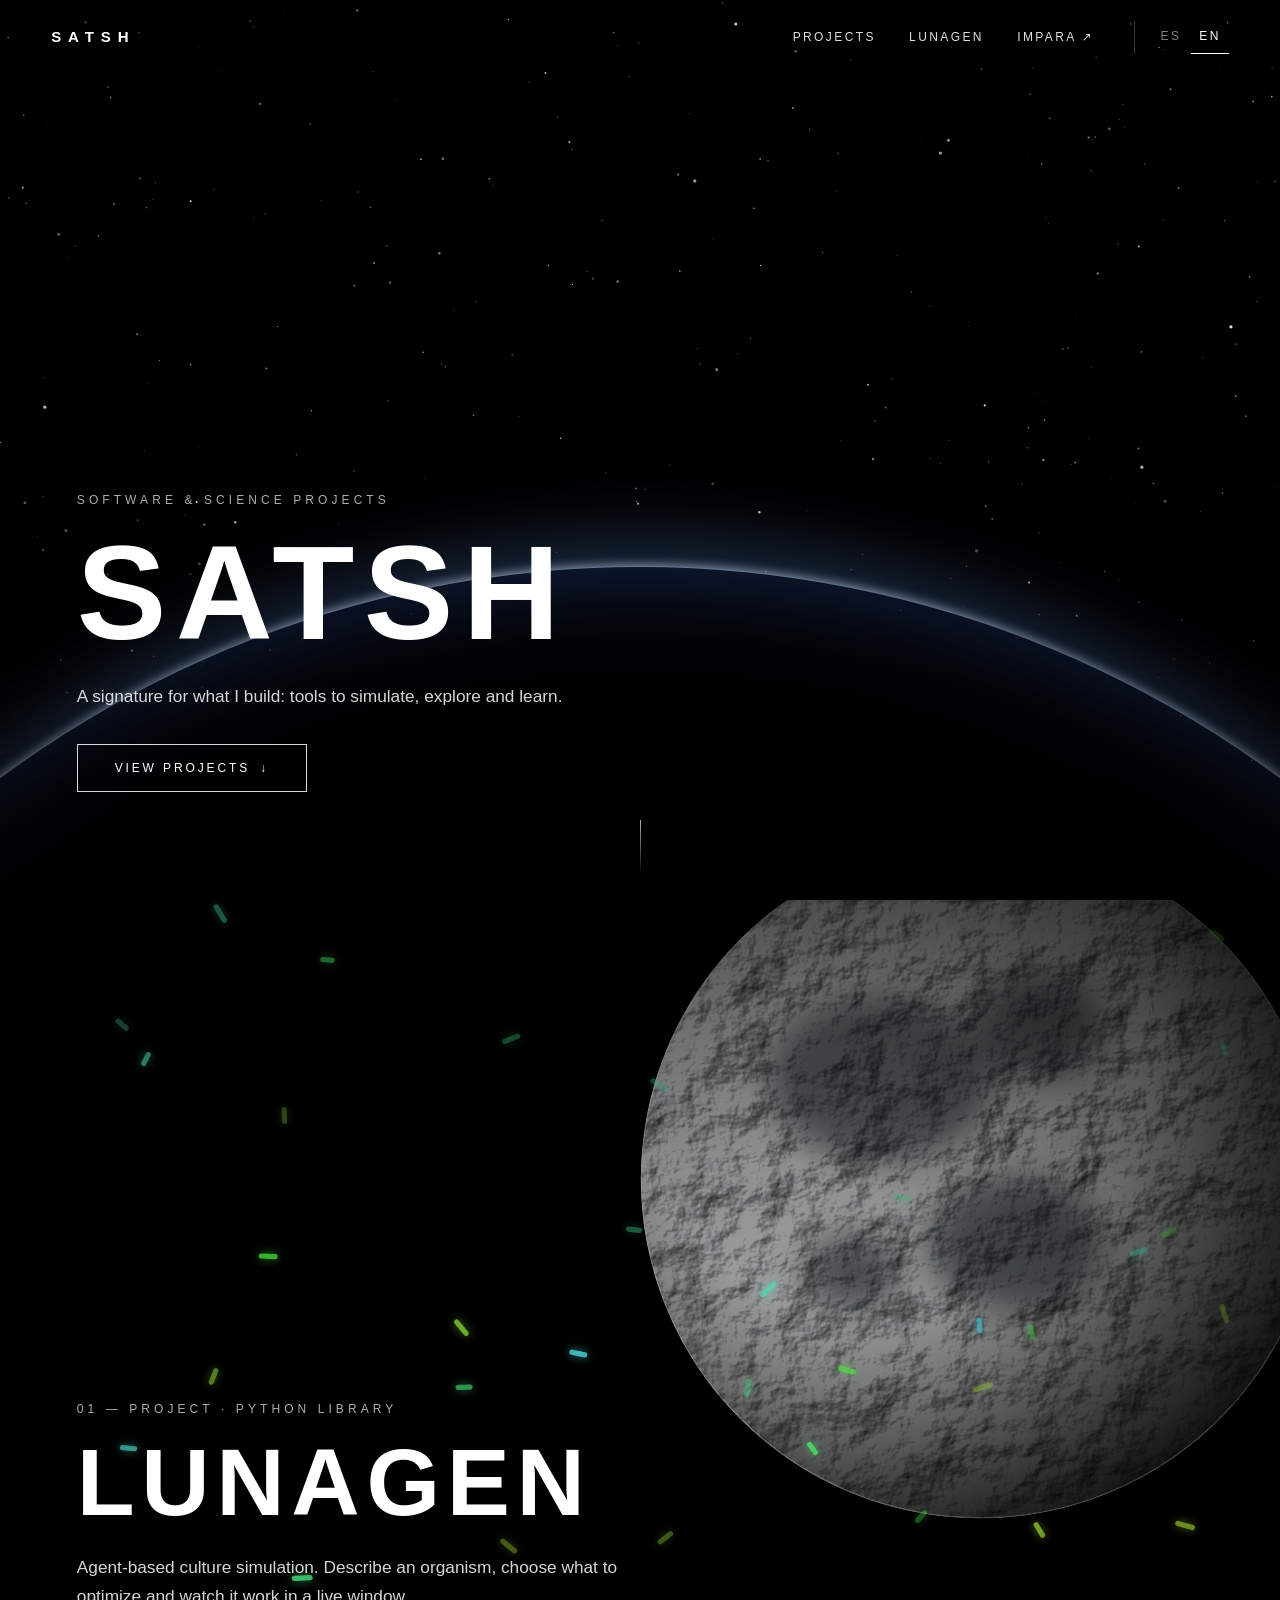
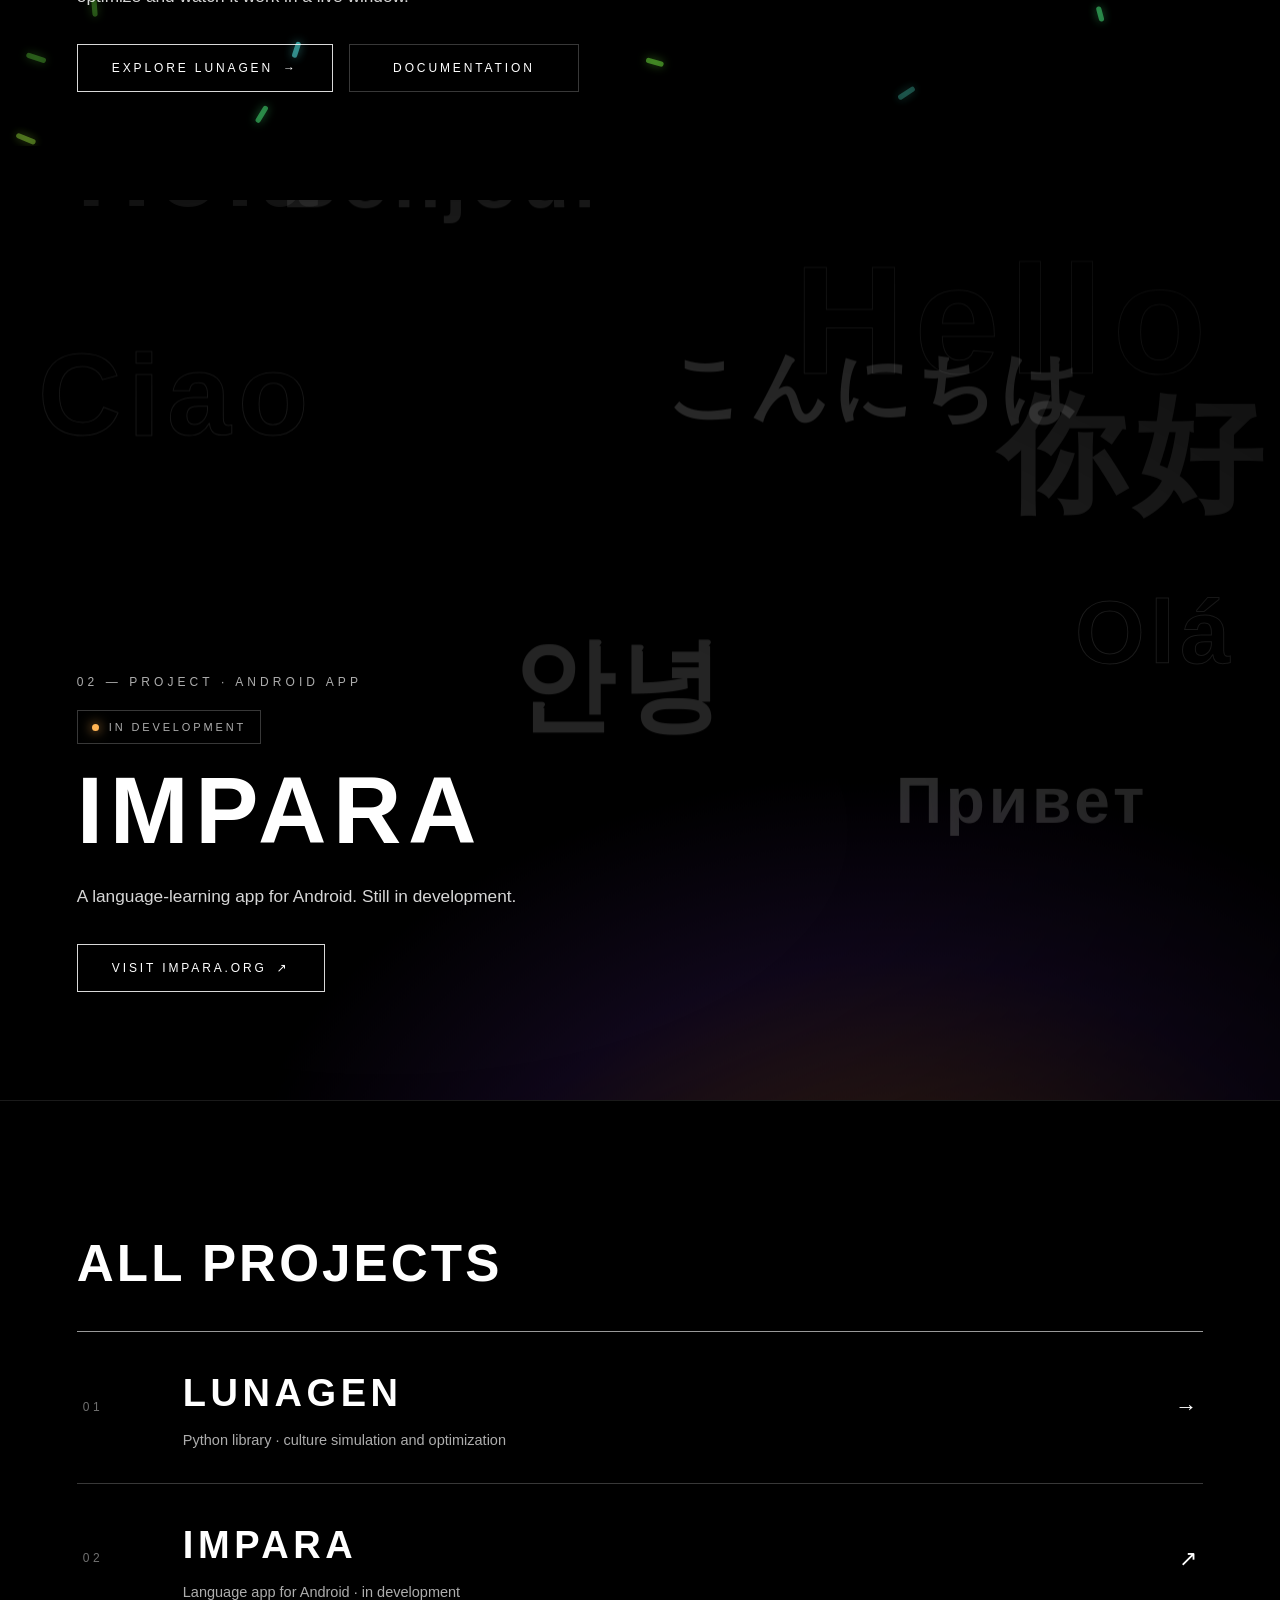
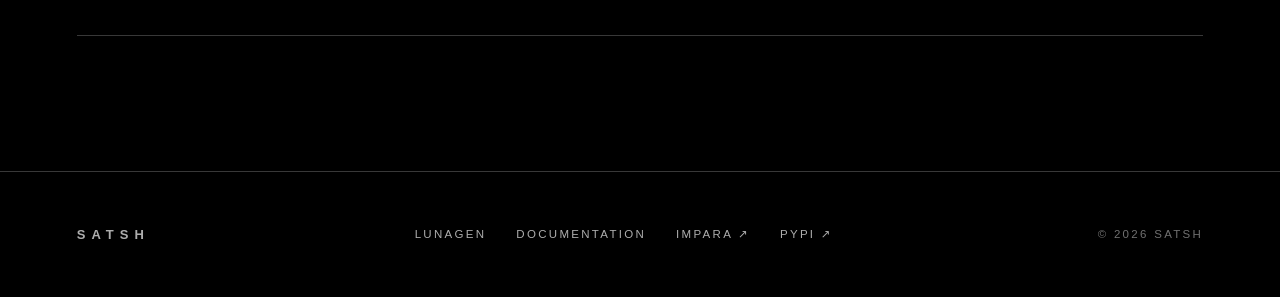
<file: satsh-site/index.html>
<!doctype html>
<html lang="en" class="no-js">
<head>
<meta charset="utf-8">
<meta name="viewport" content="width=device-width, initial-scale=1">
<title data-es="satsh — Proyectos de software y ciencia" data-en="satsh — Software &amp; science projects">satsh — Software &amp; science projects</title>
<meta name="description" content="satsh home: Lunagen, a Python library to simulate and optimize cultures, and Impara, a language-learning Android app in development." data-es="Portada de satsh: Lunagen, una librería de Python para simular y optimizar cultivos, e Impara, una app de idiomas para Android en desarrollo." data-en="satsh home: Lunagen, a Python library to simulate and optimize cultures, and Impara, a language-learning Android app in development.">
<link rel="canonical" href="https://satsh.org/">
<meta name="theme-color" content="#000000">
<meta property="og:type" content="website">
<meta property="og:site_name" content="satsh">
<meta property="og:title" content="satsh — Software &amp; science projects">
<meta property="og:description" content="satsh home: Lunagen, a Python library to simulate and optimize cultures, and Impara, a language-learning Android app in development.">
<meta property="og:url" content="https://satsh.org/">
<meta property="og:image" content="https://satsh.org/assets/img/og-satsh.png">
<meta name="twitter:card" content="summary_large_image">
<link rel="icon" href="favicon.svg" type="image/svg+xml">
<link rel="stylesheet" href="assets/css/site.css">
<script>(function(){var r=document.documentElement;r.className=r.className.replace('no-js','js');var l=null;try{l=localStorage.getItem('satsh-lang')}catch(e){}if(l!=='es'&&l!=='en'){l=null;var a=navigator.languages&&navigator.languages.length?navigator.languages:[navigator.language||navigator.userLanguage||'en'];for(var i=0;i<a.length;i++){var c=String(a[i]).toLowerCase();if(c.indexOf('es')===0){l='es';break}if(c.indexOf('en')===0){l='en';break}}}r.lang=l||'en';})();</script>
</head>
<body class="">
<canvas id="stars" aria-hidden="true"></canvas>
<a class="skip" href="#main"><span data-lang="es">Saltar al contenido</span><span data-lang="en">Skip to content</span></a>
<header class="site-header">
  <a class="brand" href="./" aria-label="satsh">SATSH </a>
  <button class="nav-toggle" aria-expanded="false" aria-controls="nav" data-aria-es="Menú" data-aria-en="Menu" aria-label="Menu"><span></span></button>
  <nav class="nav" id="nav">
    <a href="#projects"><span data-lang="es">Proyectos</span><span data-lang="en">Projects</span></a><a href="lunagen/">Lunagen</a><a href="https://impara.org" target="_blank" rel="noopener">Impara&nbsp;↗</a>
    <div class="lang" role="group" aria-label="Idioma / Language"><button data-set="es" type="button">ES</button><button data-set="en" type="button">EN</button></div>
  </nav>
</header>
<main id="main">

  <section class="panel" id="top">
    <div class="layer layer--glow" data-parallax="0.30"></div>
    <div class="layer layer--limb" data-parallax="0.16"></div>
    <div class="layer layer--haze"></div>
    <div class="panel__content">
      <p class="eyebrow reveal"><span data-lang="es">Proyectos de software y ciencia</span><span data-lang="en">Software &amp; science projects</span></p>
      <h1 class="display reveal">SATSH</h1>
      <p class="lead reveal"><span data-lang="es">Una firma para lo que construyo: herramientas para simular, explorar y aprender.</span><span data-lang="en">A signature for what I build: tools to simulate, explore and learn.</span></p>
      <div class="actions reveal"><a class="btn" href="#projects"><span data-lang="es">Ver proyectos</span><span data-lang="en">View projects</span> <span class="arrow">↓</span></a></div>
    </div>
    <span class="scroll-hint" aria-hidden="true"></span>
  </section>

  <section class="panel" id="projects" aria-labelledby="p-lunagen">
    <div class="layer layer--moon" data-parallax="0.14"><svg viewBox="0 0 600 600" aria-hidden="true" focusable="false">
  <defs>
    <radialGradient id="mshade" cx="36%" cy="32%" r="78%">
      <stop offset="0" stop-color="#000" stop-opacity="0"/><stop offset=".5" stop-color="#000" stop-opacity=".22"/>
      <stop offset="1" stop-color="#000" stop-opacity=".97"/>
    </radialGradient>
    <filter id="mtex" x="0" y="0" width="100%" height="100%" color-interpolation-filters="sRGB">
      <feTurbulence type="fractalNoise" baseFrequency="0.019 0.022" numOctaves="6" seed="9" result="n"/>
      <feDiffuseLighting in="n" lighting-color="#ffffff" surfaceScale="5.2" diffuseConstant="1.25" result="lit">
        <feDistantLight azimuth="220" elevation="42"/>
      </feDiffuseLighting>
      <feComponentTransfer in="lit" result="lit2"><feFuncR type="gamma" amplitude="1.15" exponent="1.35" offset="0"/><feFuncG type="gamma" amplitude="1.15" exponent="1.35" offset="0"/><feFuncB type="gamma" amplitude="1.17" exponent="1.35" offset="0"/></feComponentTransfer>
      <feComposite in="lit2" in2="SourceGraphic" operator="in"/>
    </filter>
    <filter id="mblur"><feGaussianBlur stdDeviation="14"/></filter>
    <clipPath id="mclip"><circle cx="300" cy="300" r="290"/></clipPath>
  </defs>
  <g clip-path="url(#mclip)">
    <circle cx="300" cy="300" r="290" fill="#cdd1d7" filter="url(#mtex)"/>
    <g filter="url(#mblur)" opacity=".5" fill="#05070b">
      <ellipse cx="215" cy="215" rx="96" ry="70"/><ellipse cx="350" cy="170" rx="56" ry="44"/>
      <ellipse cx="330" cy="355" rx="74" ry="56"/><ellipse cx="190" cy="380" rx="40" ry="32"/>
    </g>
    <circle cx="300" cy="300" r="290" fill="url(#mshade)"/>
  </g>
  <circle cx="300" cy="300" r="289.5" fill="none" stroke="rgba(255,255,255,.28)" stroke-width="1"/>
</svg></div>
    <div class="layer layer--cells" data-parallax="0.06"><canvas data-cells="46" aria-hidden="true"></canvas></div>
    <div class="layer layer--vignette"></div>
    <div class="panel__content">
      <p class="eyebrow reveal"><span data-lang="es">01 — Proyecto · Librería de Python</span><span data-lang="en">01 — Project · Python library</span></p>
      <h2 class="display display--md reveal" id="p-lunagen">LUNAGEN</h2>
      <p class="lead reveal"><span data-lang="es">Simulación de cultivos basada en agentes. Describe un organismo, elige qué optimizar y míralo trabajar en una ventana en vivo.</span><span data-lang="en">Agent-based culture simulation. Describe an organism, choose what to optimize and watch it work in a live window.</span></p>
      <div class="actions reveal">
        <a class="btn" href="lunagen/"><span data-lang="es">Explorar Lunagen</span><span data-lang="en">Explore Lunagen</span> <span class="arrow">→</span></a>
        <a class="btn btn--ghost" href="lunagen/docs/"><span data-lang="es">Documentación</span><span data-lang="en">Documentation</span></a>
      </div>
    </div>
  </section>

  <section class="panel" id="impara" aria-labelledby="p-impara">
    <div class="layer layer--warm" data-parallax="0.18"></div>
    <span class="layer word" style="--x:6%;--y:14%;--s:clamp(44px,8vw,120px);--o:0.16" data-parallax="-0.3" aria-hidden="true" lang="und">Hola</span>
    <span class="layer word word--out" style="--x:62%;--y:10%;--s:clamp(60px,12vw,190px);--o:0.13" data-parallax="-0.12" aria-hidden="true" lang="und">Hello</span>
    <span class="layer word" style="--x:22%;--y:28%;--s:clamp(34px,6vw,92px);--o:0.2" data-parallax="-0.42" aria-hidden="true" lang="und">Bonjour</span>
    <span class="layer word" style="--x:78%;--y:36%;--s:clamp(60px,10vw,160px);--o:0.15" data-parallax="-0.22" aria-hidden="true" lang="und">你好</span>
    <span class="layer word word--out" style="--x:3%;--y:27%;--s:clamp(50px,9vw,140px);--o:0.12" data-parallax="-0.18" aria-hidden="true" lang="und">Ciao</span>
    <span class="layer word" style="--x:52%;--y:58%;--s:clamp(34px,6vw,88px);--o:0.22" data-parallax="-0.5" aria-hidden="true" lang="und">こんにちは</span>
    <span class="layer word word--out" style="--x:84%;--y:70%;--s:clamp(40px,7vw,110px);--o:0.14" data-parallax="-0.34" aria-hidden="true" lang="und">Olá</span>
    <span class="layer word" style="--x:36%;--y:12%;--s:clamp(30px,5vw,72px);--o:0.17" data-parallax="-0.55" aria-hidden="true" lang="und">Hallo</span>
    <span class="layer word" style="--x:70%;--y:84%;--s:clamp(30px,5vw,76px);--o:0.18" data-parallax="-0.26" aria-hidden="true" lang="und">Привет</span>
    <span class="layer word" style="--x:40%;--y:80%;--s:clamp(44px,8vw,120px);--o:0.14" data-parallax="-0.4" aria-hidden="true" lang="und">안녕</span>
    <div class="layer layer--vignette"></div>
    <div class="panel__content">
      <p class="eyebrow reveal"><span data-lang="es">02 — Proyecto · App para Android</span><span data-lang="en">02 — Project · Android app</span></p>
      <span class="chip-status reveal"><span data-lang="es">En desarrollo</span><span data-lang="en">In development</span></span>
      <h2 class="display display--md reveal" id="p-impara">IMPARA</h2>
      <p class="lead reveal"><span data-lang="es">Una app para aprender idiomas en Android. Todavía en desarrollo.</span><span data-lang="en">A language-learning app for Android. Still in development.</span></p>
      <div class="actions reveal">
        <a class="btn" href="https://impara.org" target="_blank" rel="noopener"><span data-lang="es">Visitar impara.org</span><span data-lang="en">Visit impara.org</span> <span class="arrow">↗</span></a>
      </div>
    </div>
  </section>

  <section class="section section--bordered section--dark" aria-labelledby="all-projects">
    <div class="section__inner">
      <h2 class="title reveal" id="all-projects"><span data-lang="es">Todos los proyectos</span><span data-lang="en">All projects</span></h2>
      <div class="index-list reveal">
        <a href="lunagen/"><span class="n">01</span><span class="t"><strong>Lunagen</strong><small><span data-lang="es">Librería de Python · simulación y optimización de cultivos</span><span data-lang="en">Python library · culture simulation and optimization</span></small></span><span class="go">→</span></a>
        <a href="https://impara.org" target="_blank" rel="noopener"><span class="n">02</span><span class="t"><strong>Impara</strong><small><span data-lang="es">App de idiomas para Android · en desarrollo</span><span data-lang="en">Language app for Android · in development</span></small></span><span class="go">↗</span></a>
      </div>
    </div>
  </section>

</main>
<footer class="site-footer">
  <a class="brand" href="./">SATSH</a>
  <div class="links">
    <a href="lunagen/">Lunagen</a>
    <a href="lunagen/docs/"><span data-lang="es">Documentación</span><span data-lang="en">Documentation</span></a>
    <a href="https://impara.org" target="_blank" rel="noopener">Impara&nbsp;↗</a>
    <a href="https://pypi.org/project/lunagen/" target="_blank" rel="noopener">PyPI&nbsp;↗</a>
  </div>
  <span>© <span data-year>2026</span> satsh</span>
</footer>
<script src="assets/js/site.js" defer></script>
</body>
</html>
</file>
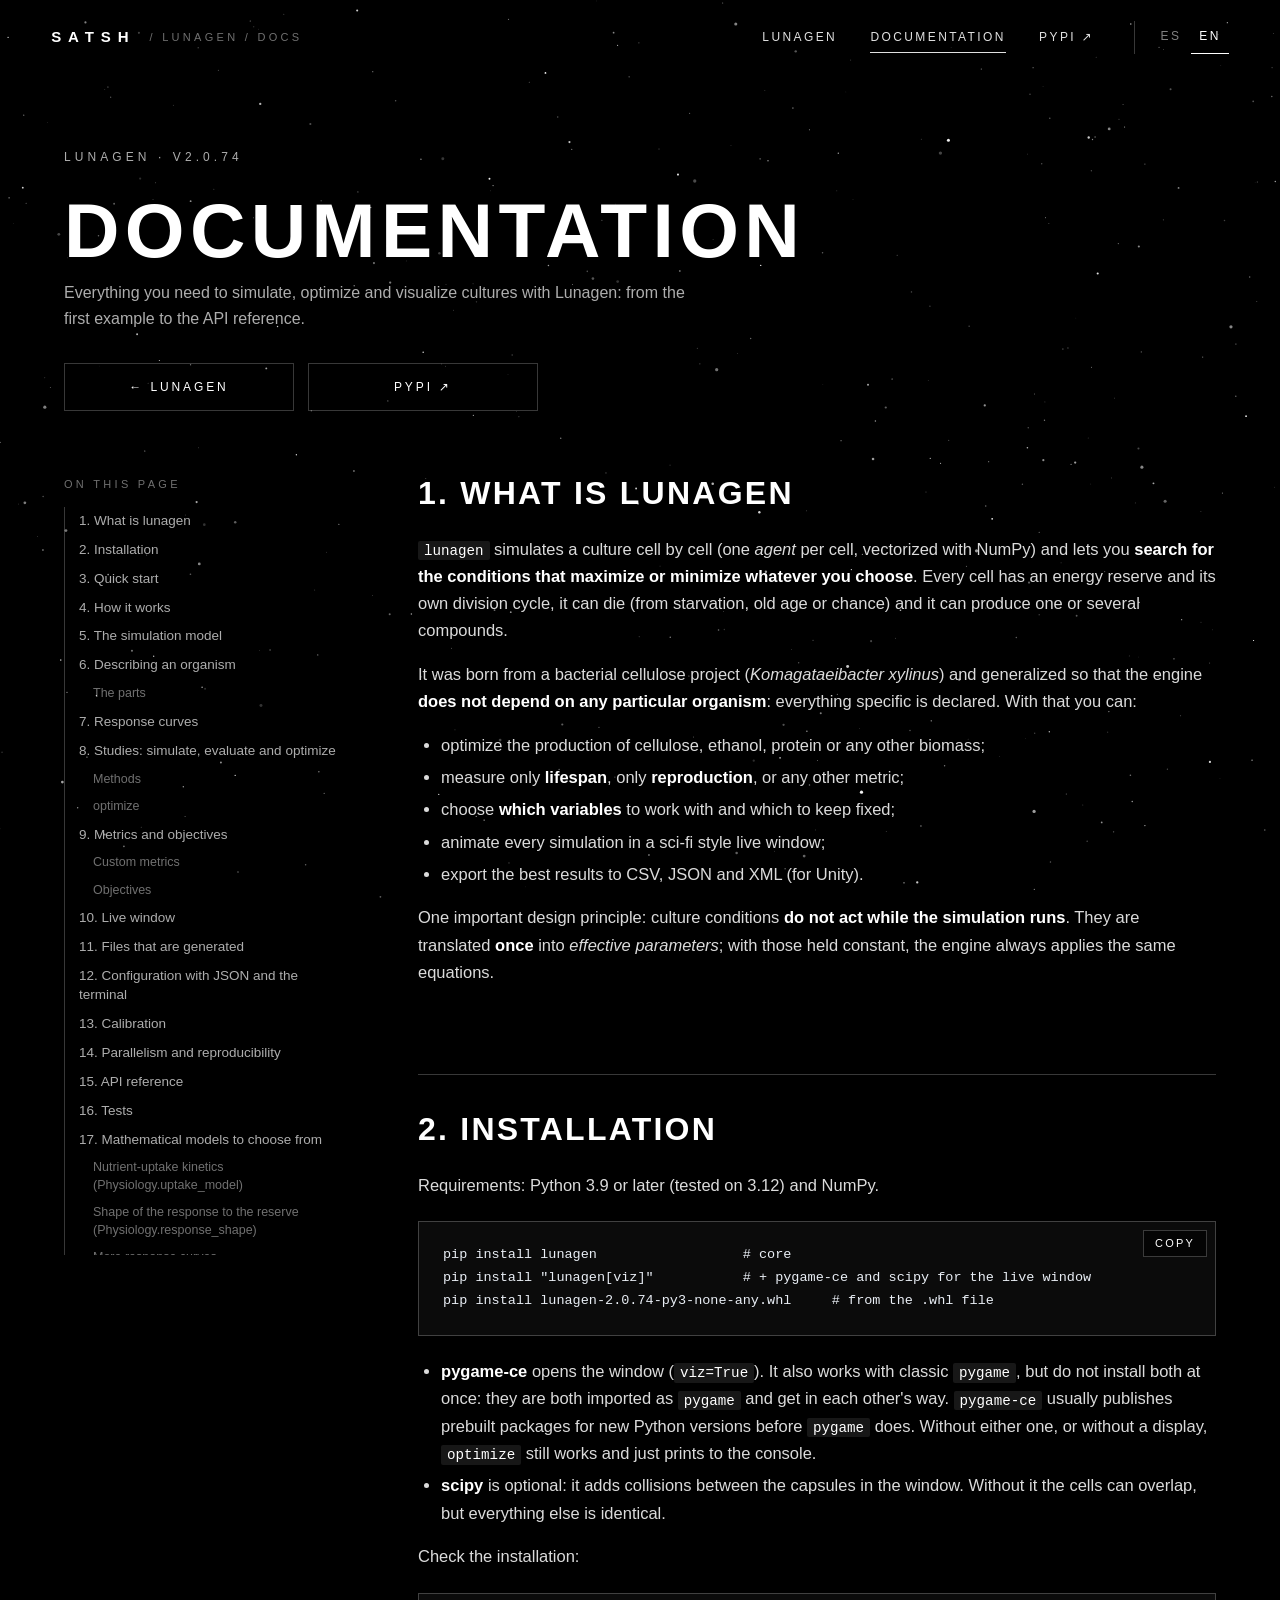
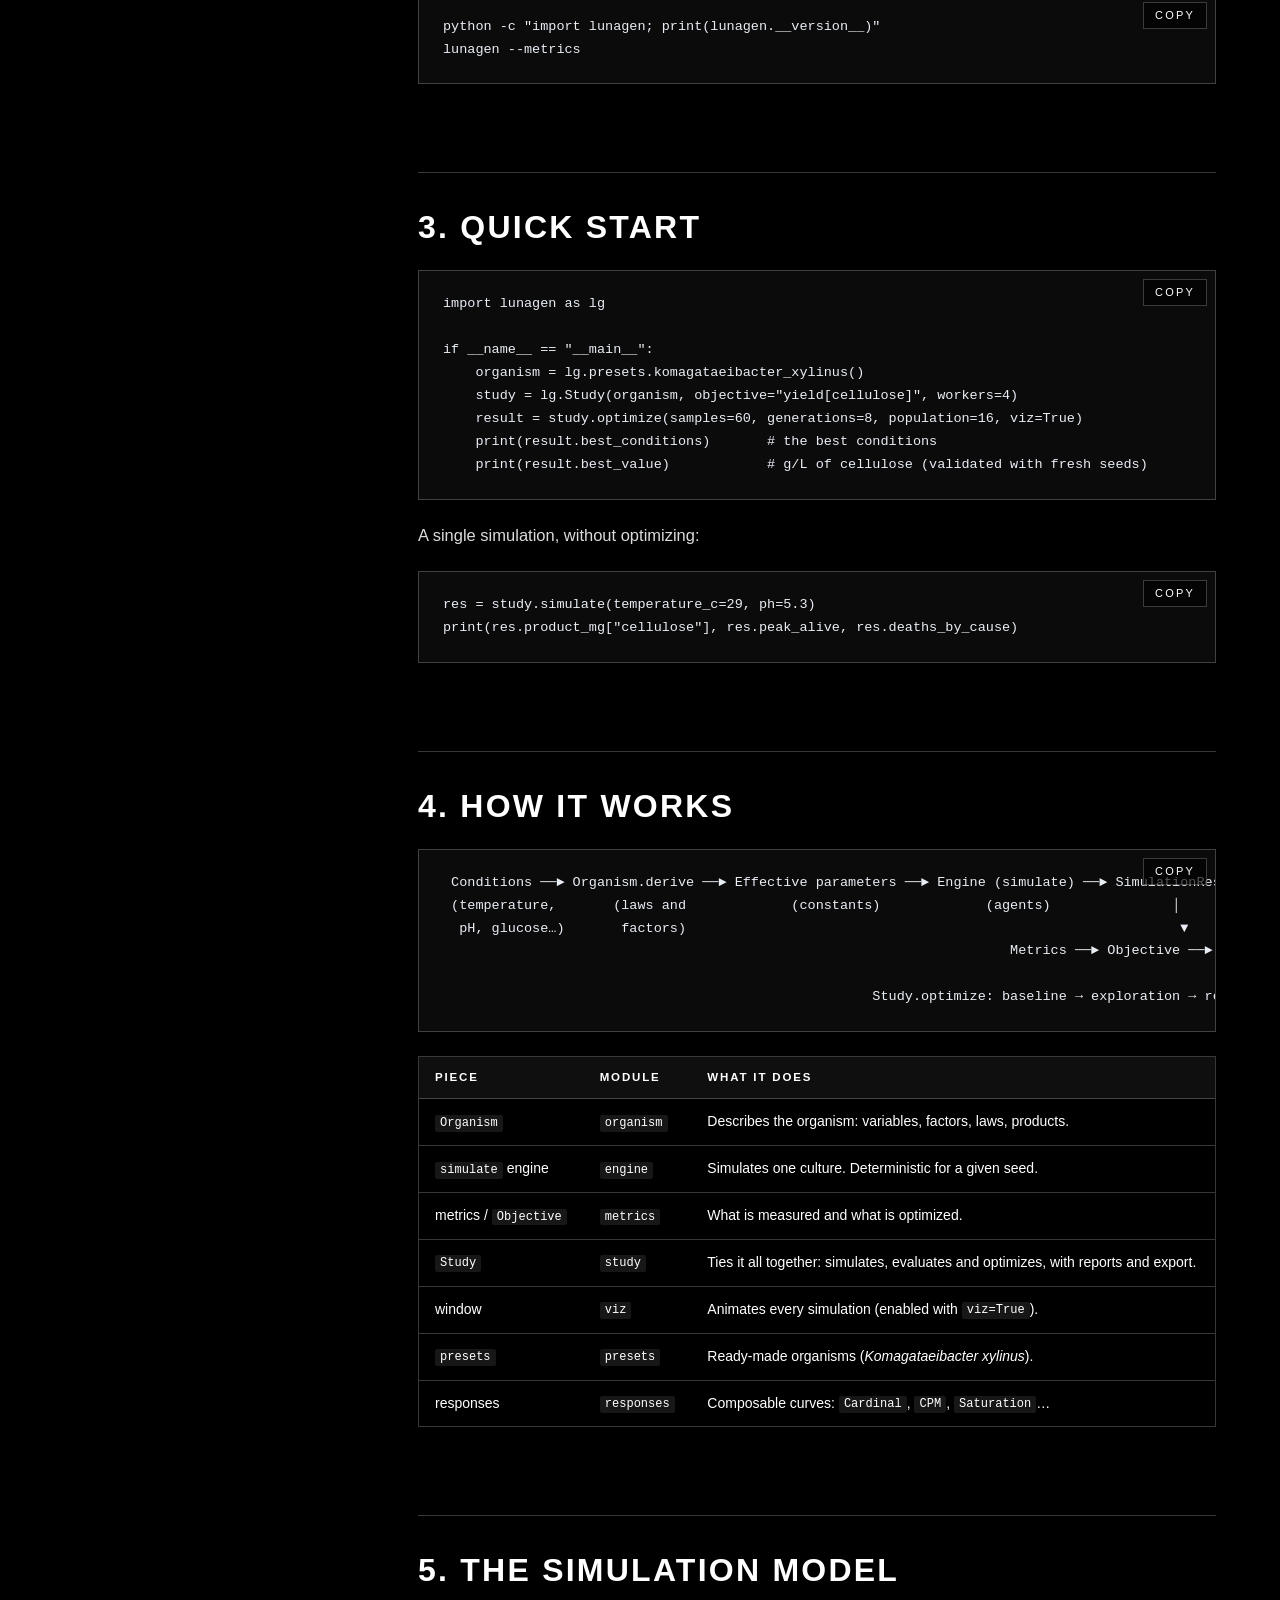
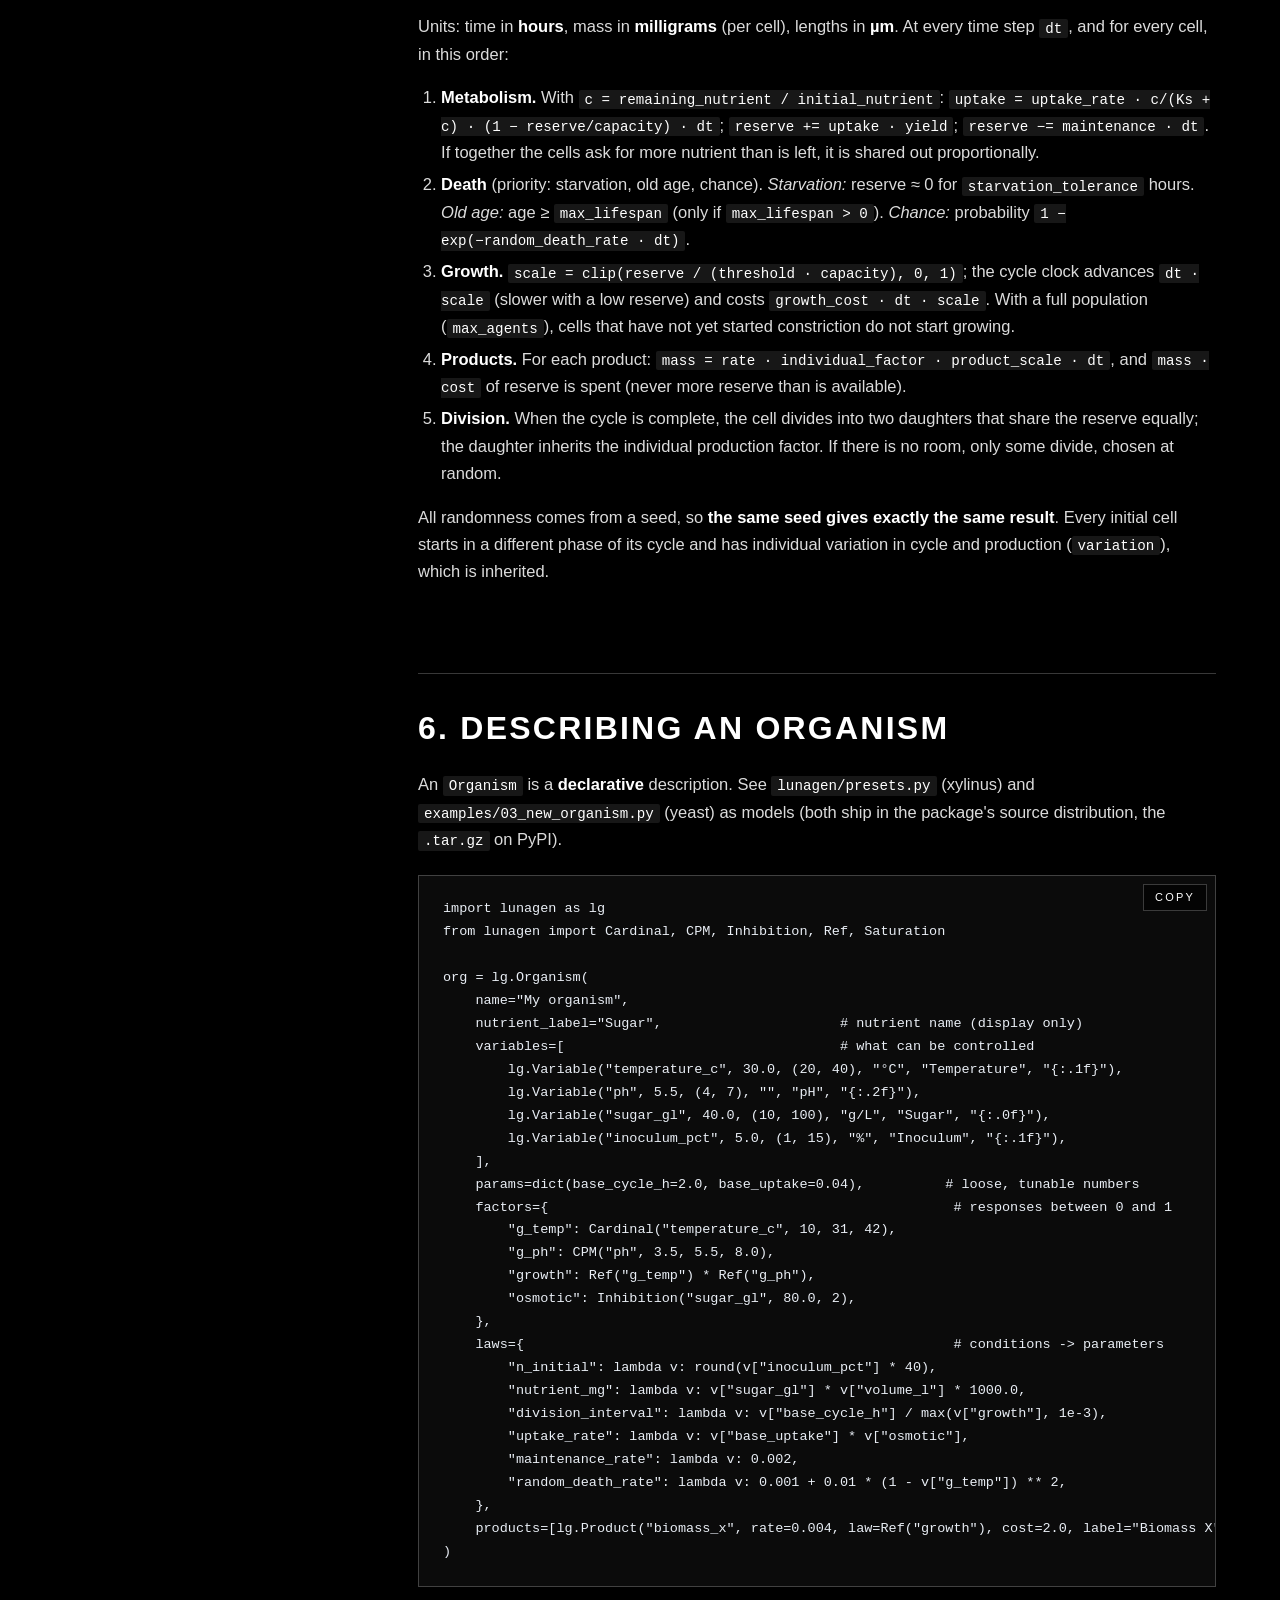
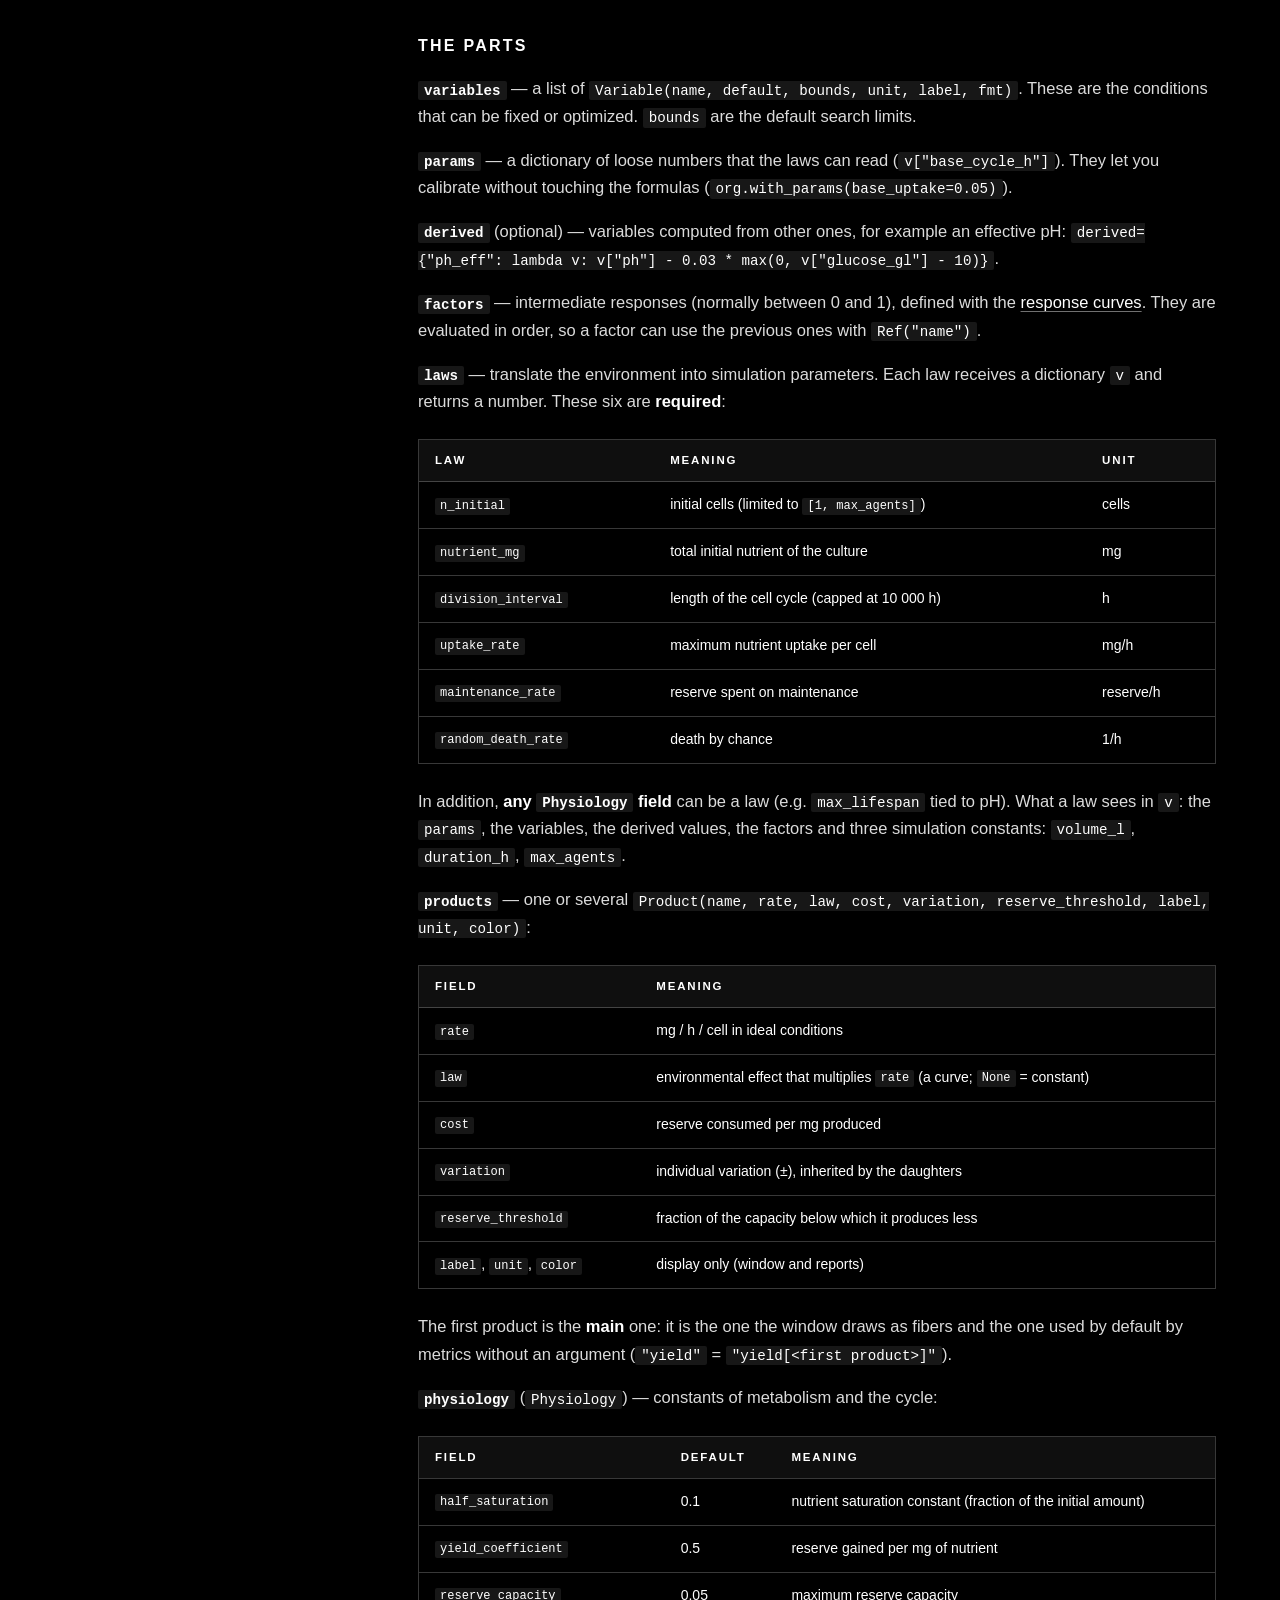
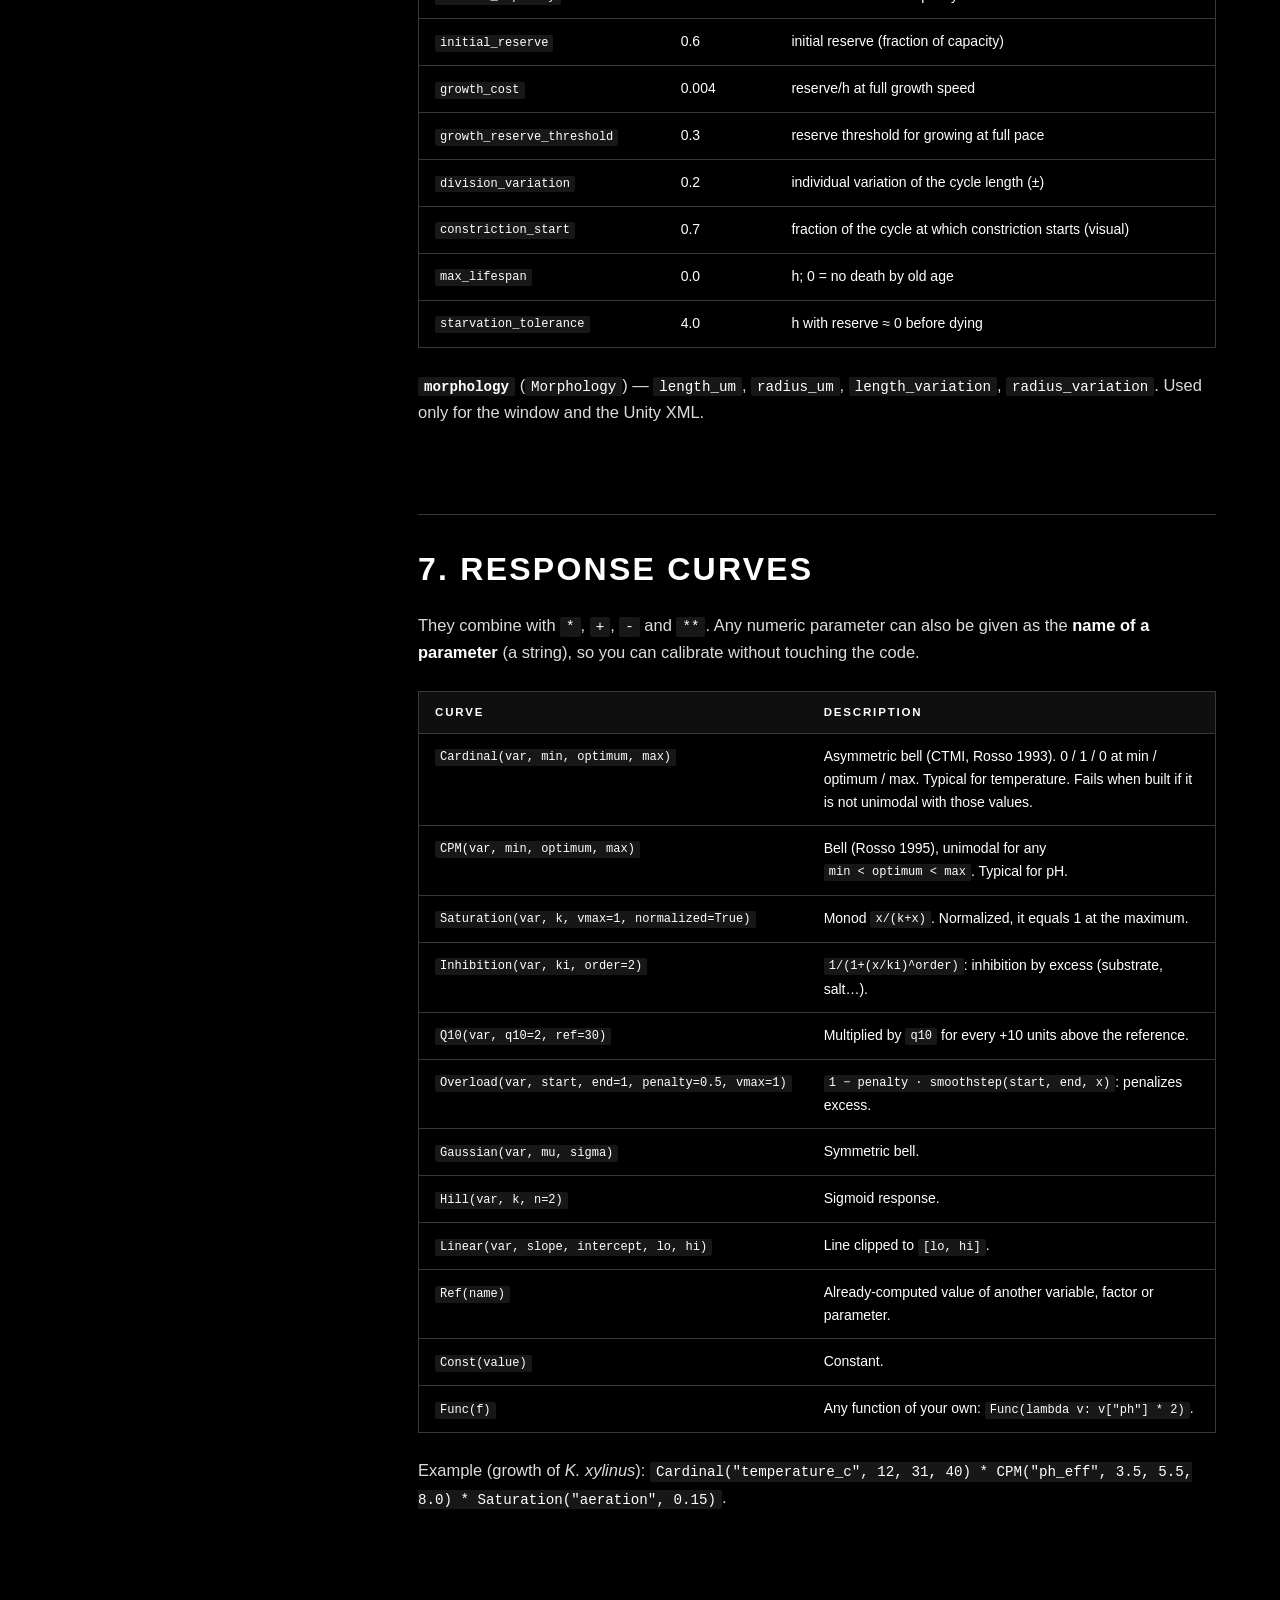
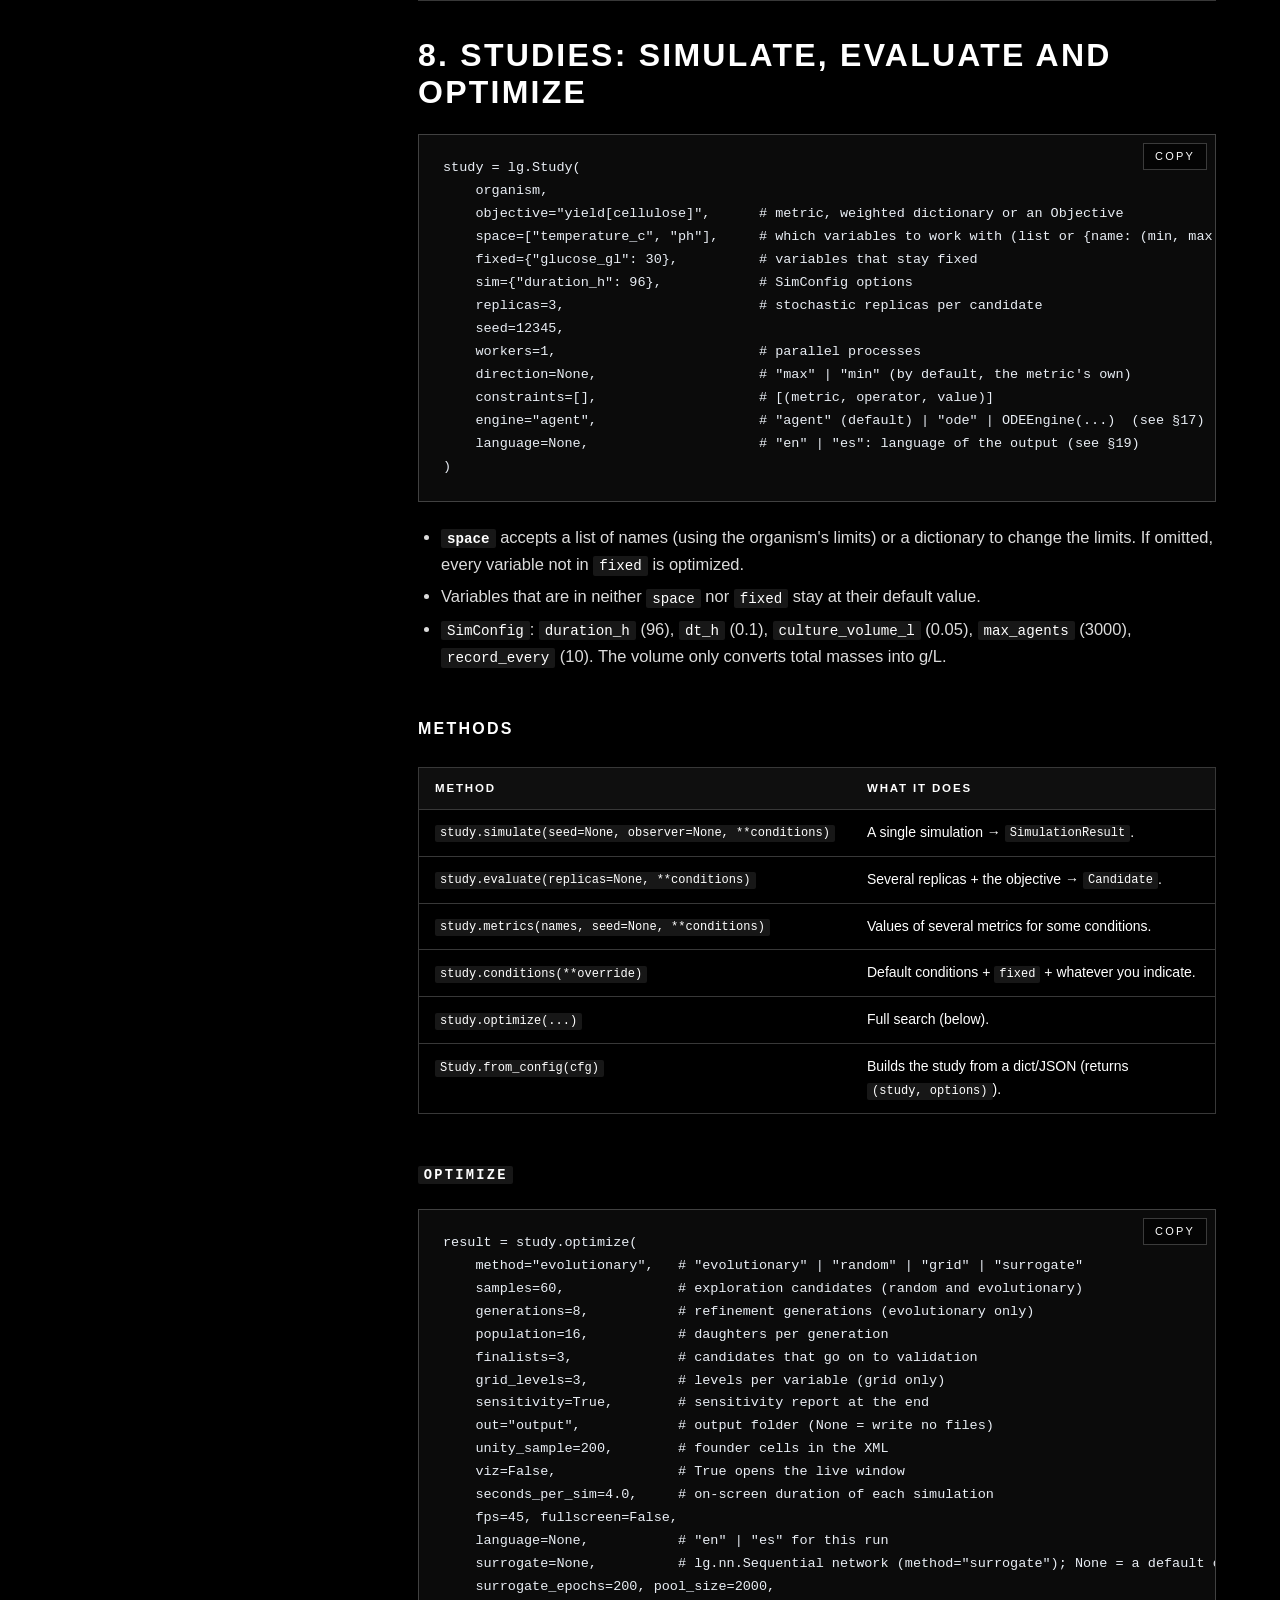
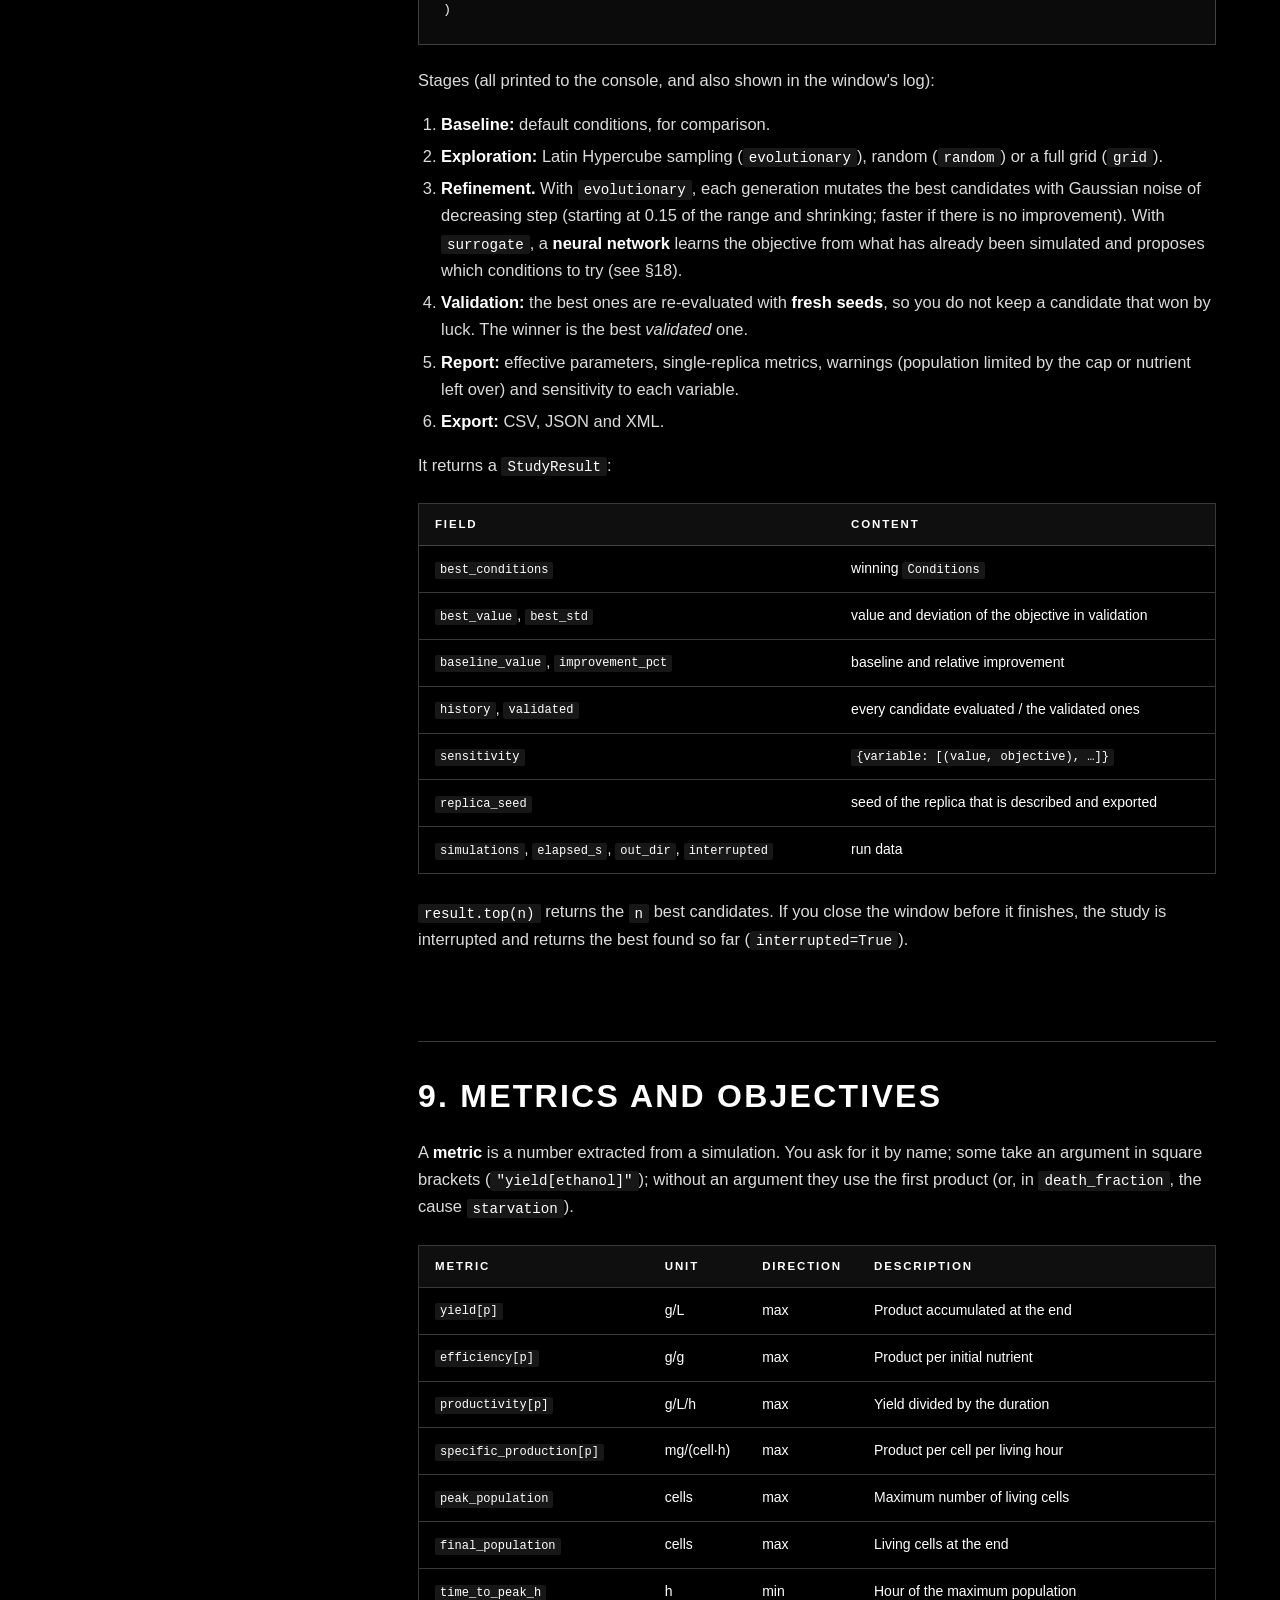
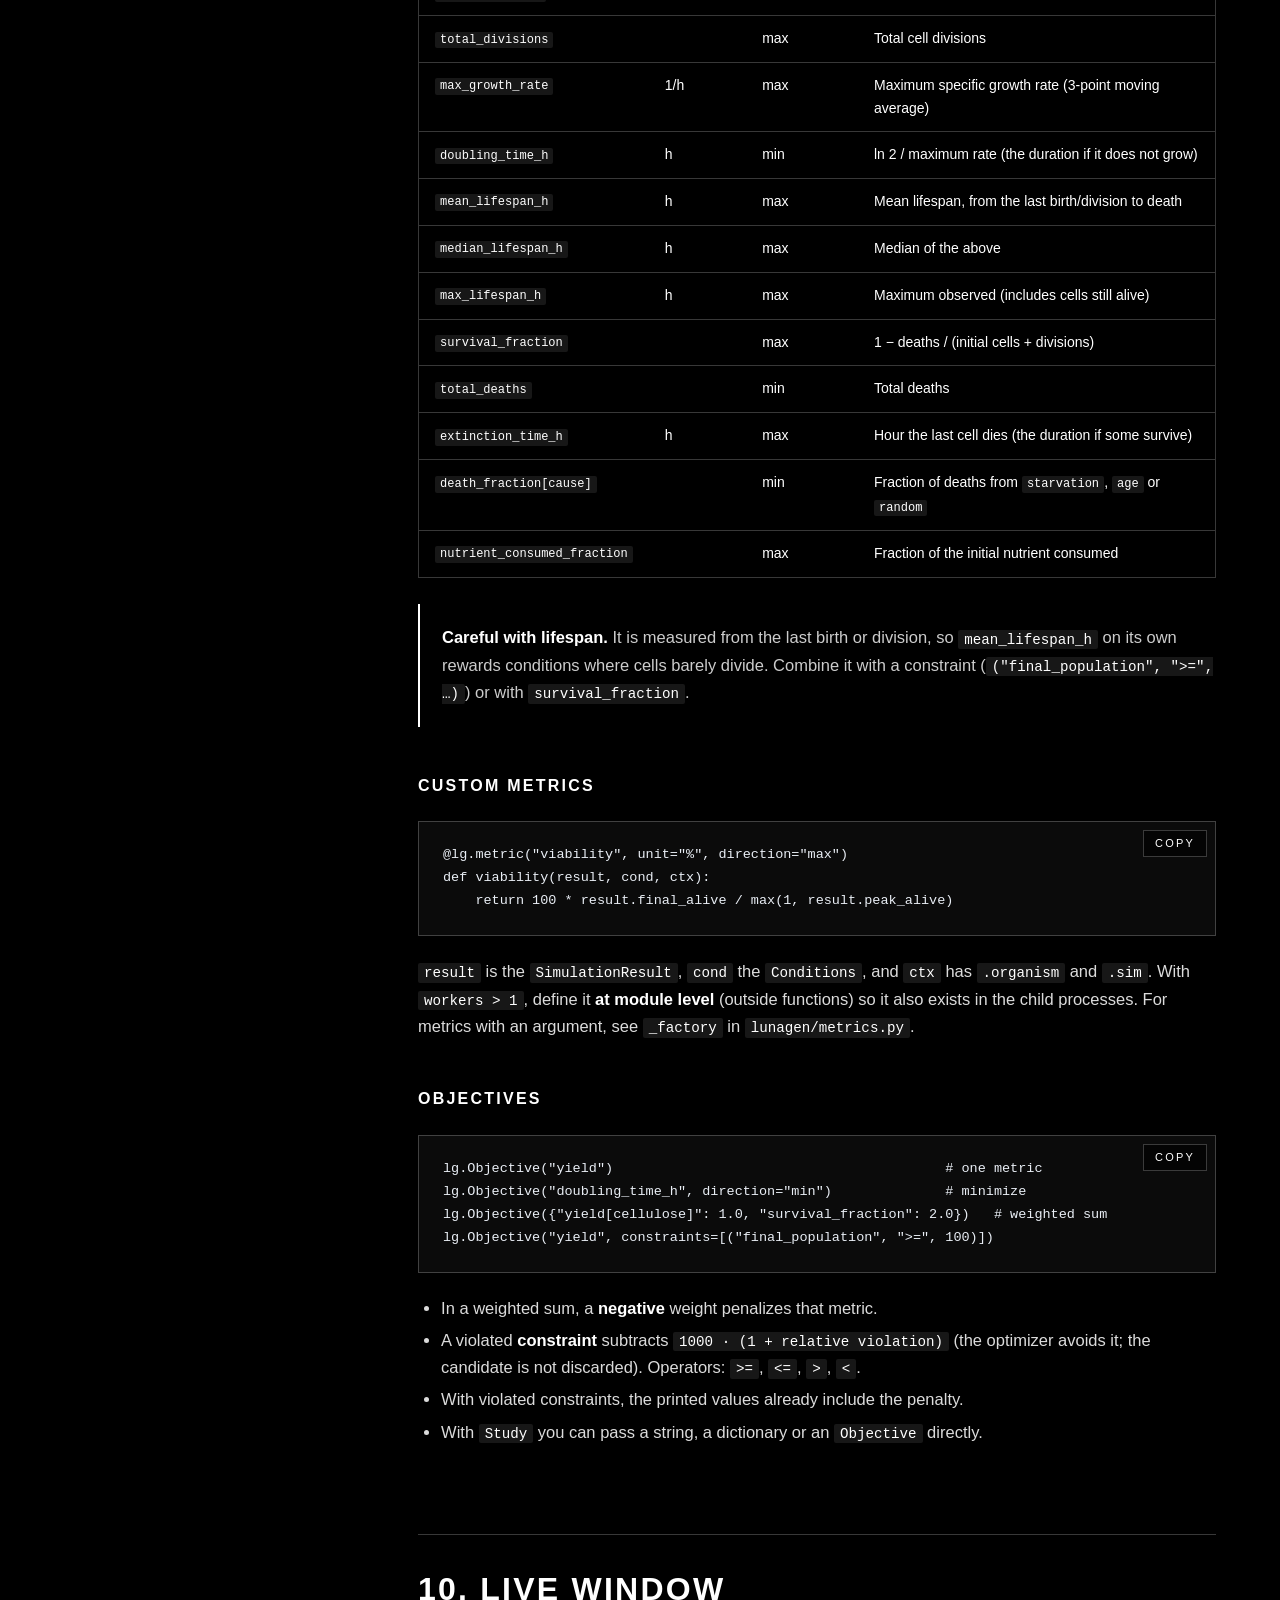
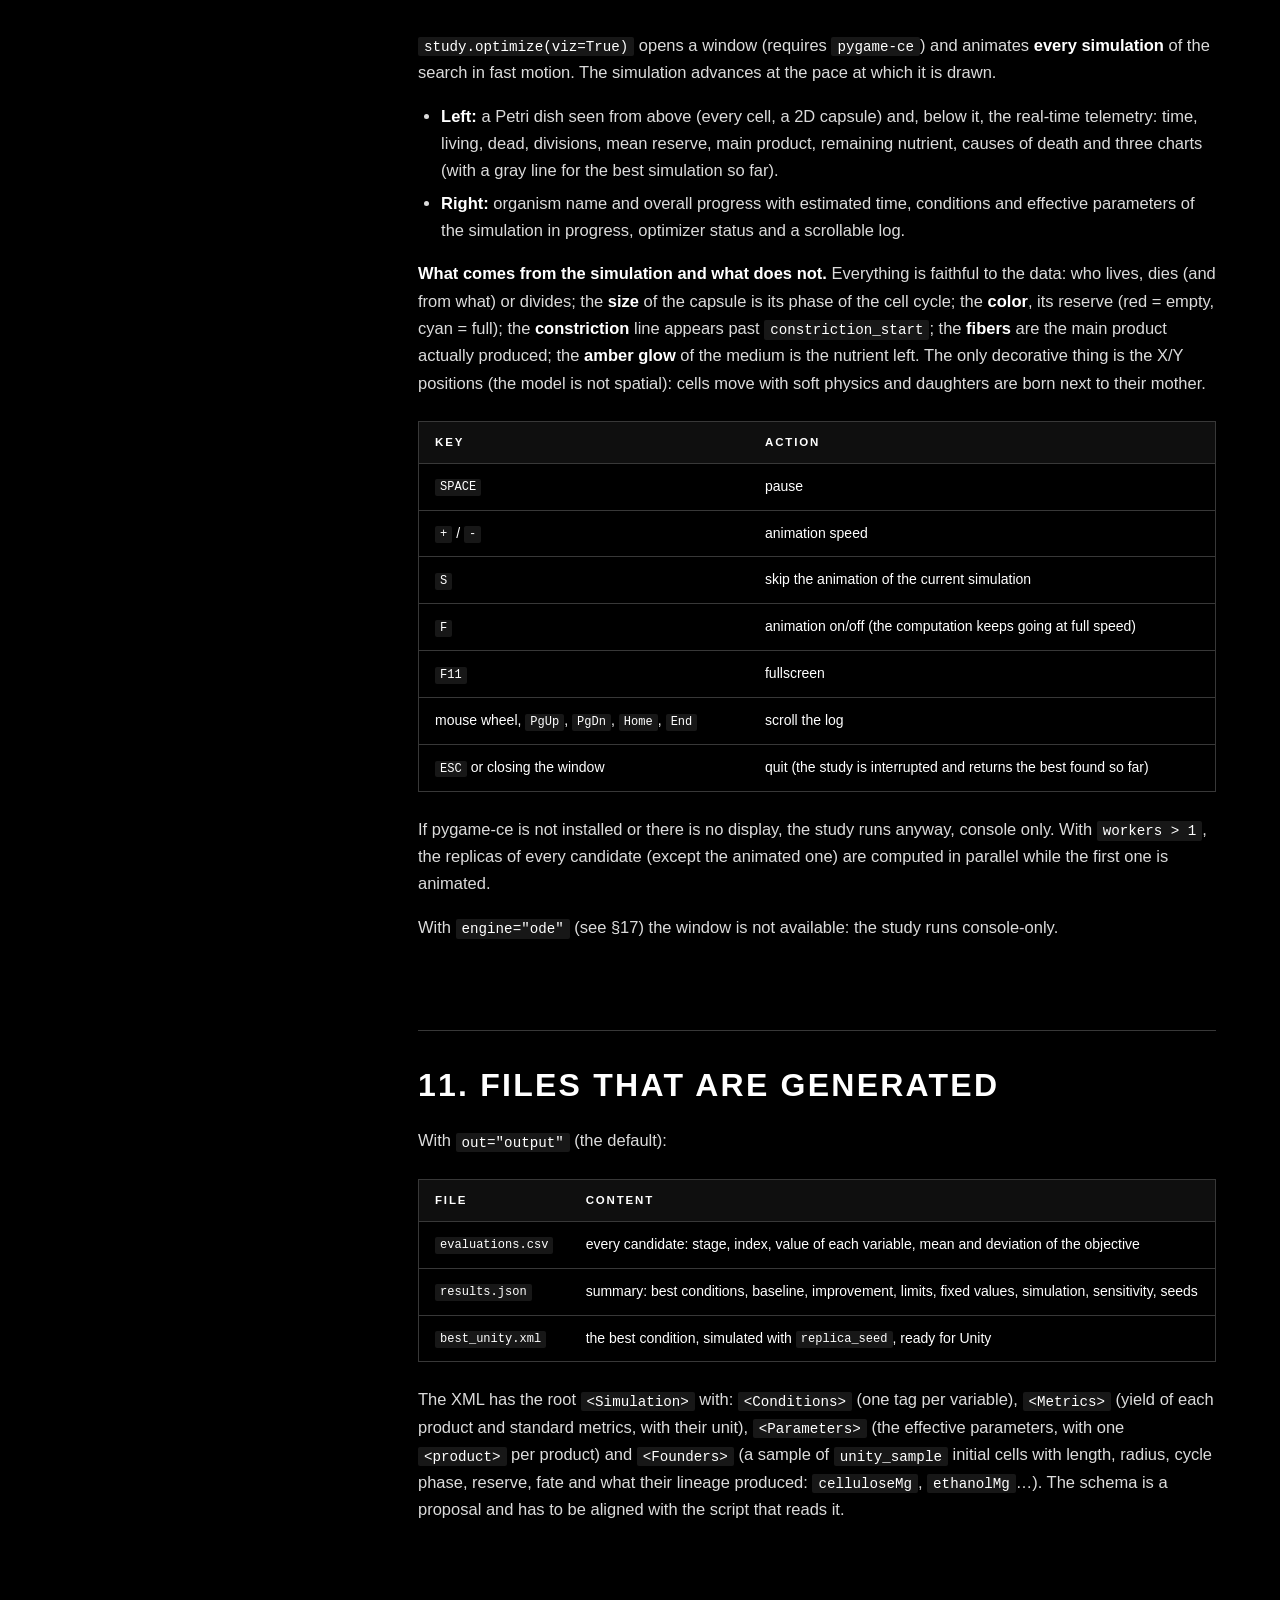
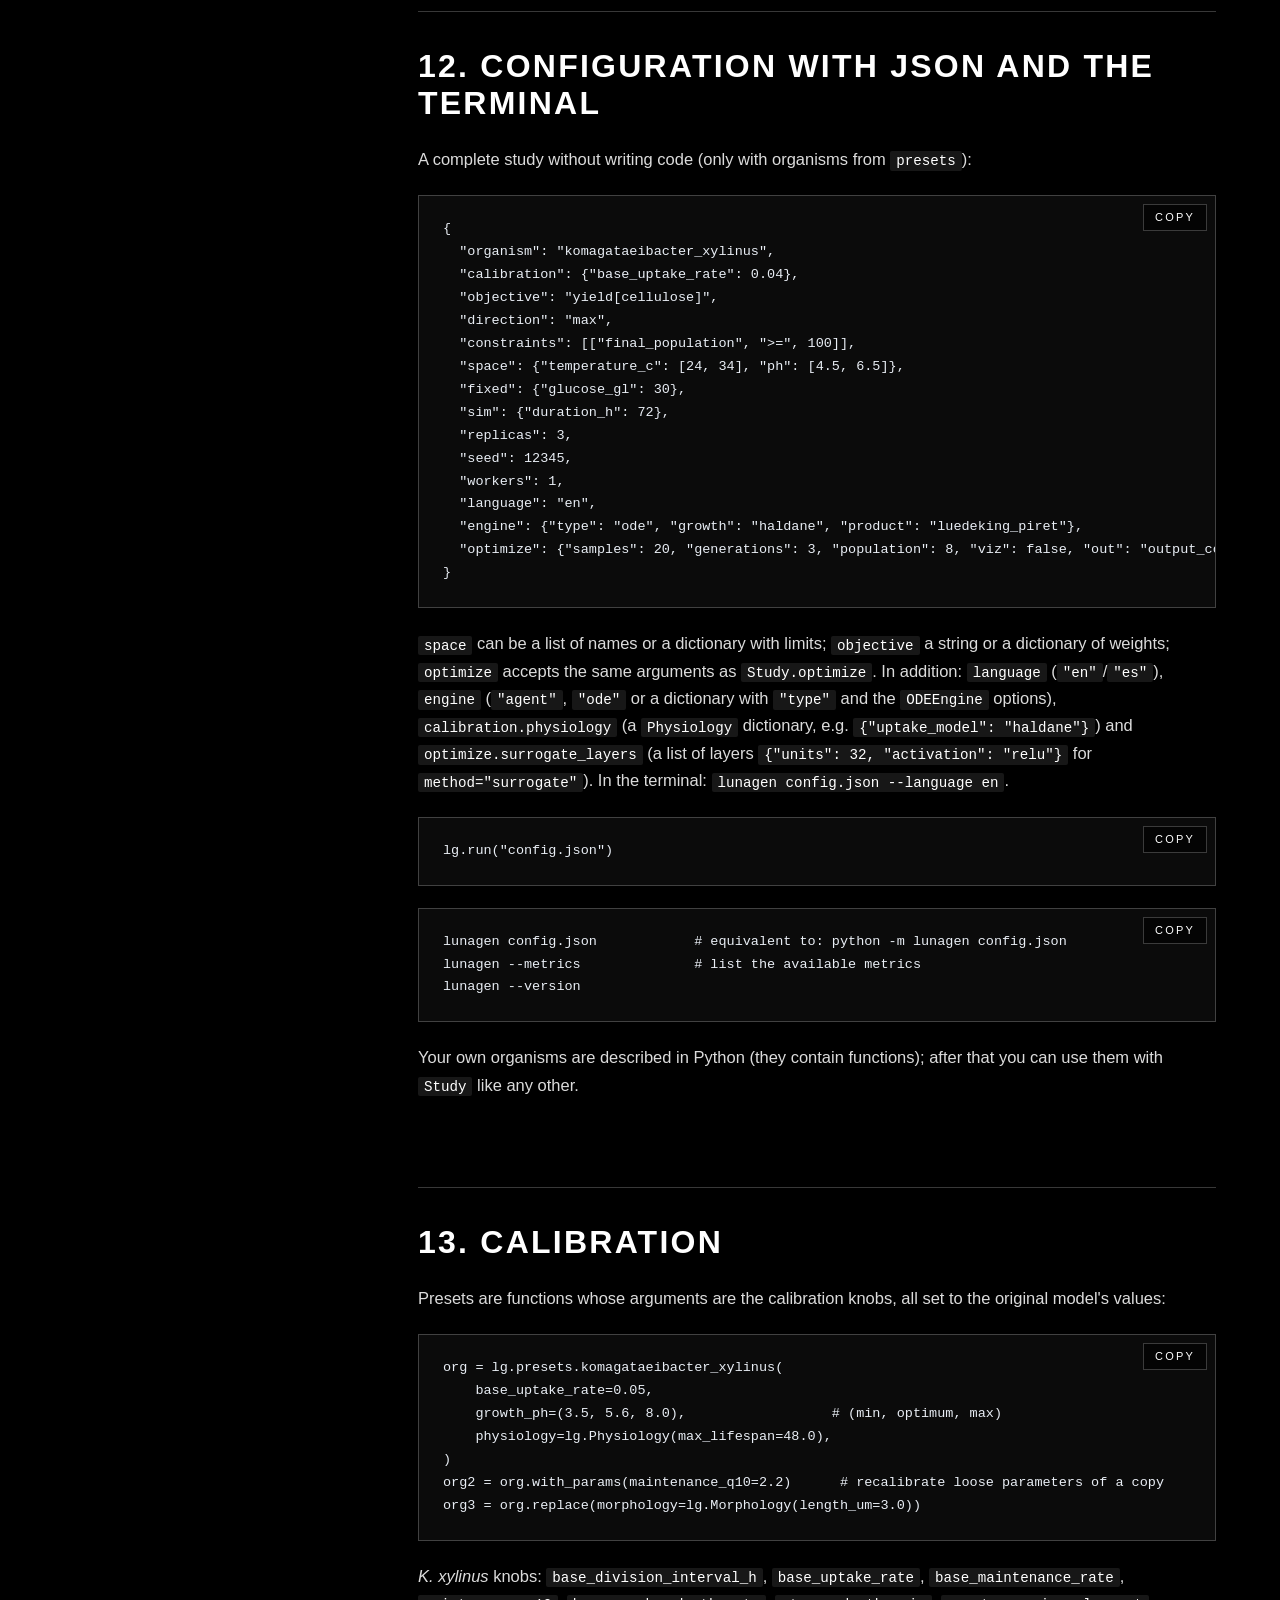
<file: lunagen/docs/index.html>
<!doctype html>
<html lang="en" class="no-js">
<head>
<meta charset="utf-8">
<meta name="viewport" content="width=device-width, initial-scale=1">
<title data-es="Documentación de Lunagen" data-en="Lunagen documentation">Lunagen documentation</title>
<meta name="description" content="Lunagen documentation: installation, the model, how to describe an organism, metrics, optimization, the live window and the API reference." data-es="Documentación de Lunagen en español: instalación, el modelo, cómo describir un organismo, métricas, optimización, ventana en vivo y referencia de la API." data-en="Lunagen documentation: installation, the model, how to describe an organism, metrics, optimization, the live window and the API reference.">
<link rel="canonical" href="https://satsh.org/lunagen/docs/">
<meta name="theme-color" content="#000000">
<meta property="og:type" content="website">
<meta property="og:site_name" content="satsh">
<meta property="og:title" content="Lunagen documentation">
<meta property="og:description" content="Lunagen documentation: installation, the model, how to describe an organism, metrics, optimization, the live window and the API reference.">
<meta property="og:url" content="https://satsh.org/lunagen/docs/">
<meta property="og:image" content="https://satsh.org/assets/img/og-lunagen.png">
<meta name="twitter:card" content="summary_large_image">
<link rel="icon" href="../../favicon.svg" type="image/svg+xml">
<link rel="stylesheet" href="../../assets/css/site.css">
<script>(function(){var r=document.documentElement;r.className=r.className.replace('no-js','js');var l=null;try{l=localStorage.getItem('satsh-lang')}catch(e){}if(l!=='es'&&l!=='en'){l=null;var a=navigator.languages&&navigator.languages.length?navigator.languages:[navigator.language||navigator.userLanguage||'en'];for(var i=0;i<a.length;i++){var c=String(a[i]).toLowerCase();if(c.indexOf('es')===0){l='es';break}if(c.indexOf('en')===0){l='en';break}}}r.lang=l||'en';})();</script>
</head>
<body class="">
<canvas id="stars" aria-hidden="true"></canvas>
<a class="skip" href="#main"><span data-lang="es">Saltar al contenido</span><span data-lang="en">Skip to content</span></a>
<header class="site-header">
  <a class="brand" href="../../" aria-label="satsh">SATSH <small>/ Lunagen / Docs</small></a>
  <button class="nav-toggle" aria-expanded="false" aria-controls="nav" data-aria-es="Menú" data-aria-en="Menu" aria-label="Menu"><span></span></button>
  <nav class="nav" id="nav">
    <a href="../../lunagen/">Lunagen</a><a href="../../lunagen/docs/" aria-current="page"><span data-lang="es">Documentación</span><span data-lang="en">Documentation</span></a><a href="https://pypi.org/project/lunagen/" target="_blank" rel="noopener">PyPI&nbsp;↗</a>
    <div class="lang" role="group" aria-label="Idioma / Language"><button data-set="es" type="button">ES</button><button data-set="en" type="button">EN</button></div>
  </nav>
</header>
<main id="main">
  <section class="docs-hero">
    <p class="eyebrow">Lunagen · v2.0.74</p>
    <h1 class="display"><span data-lang="es">Documentación</span><span data-lang="en">Documentation</span></h1>
    <p><span data-lang="es">Todo lo que necesitas para simular, optimizar y visualizar cultivos con Lunagen: del primer ejemplo a la referencia de la API.</span><span data-lang="en">Everything you need to simulate, optimize and visualize cultures with Lunagen: from the first example to the API reference.</span></p>
    <div class="docs-nav">
      <a class="btn btn--ghost" href="../">← Lunagen</a>
      <a class="btn btn--ghost" href="https://pypi.org/project/lunagen/" target="_blank" rel="noopener">PyPI ↗</a>
    </div>
  </section>
  <div class="docs">
    <button class="btn btn--ghost toc-toggle" type="button"><span data-lang="es">Contenido</span><span data-lang="en">Contents</span></button>
    <nav class="toc" aria-label="Table of contents">
      <p class="toc-title"><span data-lang="es">En esta página</span><span data-lang="en">On this page</span></p>
      <div data-lang="es"><ul><li><a href="#es-1-qué-es-lunagen">1. Qué es lunagen</a></li><li><a href="#es-2-instalación">2. Instalación</a></li><li><a href="#es-3-inicio-rápido">3. Inicio rápido</a></li><li><a href="#es-4-cómo-funciona">4. Cómo funciona</a></li><li><a href="#es-5-el-modelo-de-simulación">5. El modelo de simulación</a></li><li><a href="#es-6-describir-un-organismo">6. Describir un organismo</a><ul><li><a href="#es-las-partes">Las partes</a></li></ul></li><li><a href="#es-7-curvas-de-respuesta">7. Curvas de respuesta</a></li><li><a href="#es-8-estudios-simular-evaluar-y-optimizar">8. Estudios: simular, evaluar y optimizar</a><ul><li><a href="#es-métodos">Métodos</a></li><li><a href="#es-optimize">optimize</a></li></ul></li><li><a href="#es-9-métricas-y-objetivos">9. Métricas y objetivos</a><ul><li><a href="#es-métricas-propias">Métricas propias</a></li><li><a href="#es-objetivos">Objetivos</a></li></ul></li><li><a href="#es-10-ventana-en-vivo">10. Ventana en vivo</a></li><li><a href="#es-11-archivos-que-se-generan">11. Archivos que se generan</a></li><li><a href="#es-12-configuración-con-json-y-terminal">12. Configuración con JSON y terminal</a></li><li><a href="#es-13-calibración">13. Calibración</a></li><li><a href="#es-14-paralelismo-y-reproducibilidad">14. Paralelismo y reproducibilidad</a></li><li><a href="#es-15-referencia-de-la-api">15. Referencia de la API</a></li><li><a href="#es-16-pruebas">16. Pruebas</a></li><li><a href="#es-17-modelos-matemáticos-a-elegir">17. Modelos matemáticos a elegir</a><ul><li><a href="#es-cinética-de-toma-de-nutriente-physiologyuptake_model">Cinética de toma de nutriente (Physiology.uptake_model)</a></li><li><a href="#es-forma-de-la-respuesta-a-la-reserva-physiologyresponse_shape">Forma de la respuesta a la reserva (Physiology.response_shape)</a></li><li><a href="#es-más-curvas-de-respuesta">Más curvas de respuesta</a></li><li><a href="#es-motores-agentes-u-ode">Motores: agentes u ODE</a></li></ul></li><li><a href="#es-18-redes-neuronales-capas-y-activaciones-estilo-tensorflow">18. Redes neuronales (capas y activaciones estilo TensorFlow)</a><ul><li><a href="#es-una-curva-de-respuesta-definida-por-una-red">Una curva de respuesta definida por una red</a></li><li><a href="#es-búsqueda-guiada-por-una-red-neuronal">Búsqueda guiada por una red neuronal</a></li></ul></li><li><a href="#es-19-idioma-de-la-salida">19. Idioma de la salida</a></li><li><a href="#es-20-limitaciones-y-preguntas-frecuentes">20. Limitaciones y preguntas frecuentes</a></li></ul></div><div data-lang="en"><ul><li><a href="#en-1-what-is-lunagen">1. What is lunagen</a></li><li><a href="#en-2-installation">2. Installation</a></li><li><a href="#en-3-quick-start">3. Quick start</a></li><li><a href="#en-4-how-it-works">4. How it works</a></li><li><a href="#en-5-the-simulation-model">5. The simulation model</a></li><li><a href="#en-6-describing-an-organism">6. Describing an organism</a><ul><li><a href="#en-the-parts">The parts</a></li></ul></li><li><a href="#en-7-response-curves">7. Response curves</a></li><li><a href="#en-8-studies-simulate-evaluate-and-optimize">8. Studies: simulate, evaluate and optimize</a><ul><li><a href="#en-methods">Methods</a></li><li><a href="#en-optimize">optimize</a></li></ul></li><li><a href="#en-9-metrics-and-objectives">9. Metrics and objectives</a><ul><li><a href="#en-custom-metrics">Custom metrics</a></li><li><a href="#en-objectives">Objectives</a></li></ul></li><li><a href="#en-10-live-window">10. Live window</a></li><li><a href="#en-11-files-that-are-generated">11. Files that are generated</a></li><li><a href="#en-12-configuration-with-json-and-the-terminal">12. Configuration with JSON and the terminal</a></li><li><a href="#en-13-calibration">13. Calibration</a></li><li><a href="#en-14-parallelism-and-reproducibility">14. Parallelism and reproducibility</a></li><li><a href="#en-15-api-reference">15. API reference</a></li><li><a href="#en-16-tests">16. Tests</a></li><li><a href="#en-17-mathematical-models-to-choose-from">17. Mathematical models to choose from</a><ul><li><a href="#en-nutrient-uptake-kinetics-physiologyuptake_model">Nutrient-uptake kinetics (Physiology.uptake_model)</a></li><li><a href="#en-shape-of-the-response-to-the-reserve-physiologyresponse_shape">Shape of the response to the reserve (Physiology.response_shape)</a></li><li><a href="#en-more-response-curves">More response curves</a></li><li><a href="#en-engines-agents-or-ode">Engines: agents or ODE</a></li></ul></li><li><a href="#en-18-neural-networks-tensorflow-style-layers-and-activations">18. Neural networks (TensorFlow-style layers and activations)</a><ul><li><a href="#en-a-response-curve-defined-by-a-network">A response curve defined by a network</a></li><li><a href="#en-search-guided-by-a-neural-network">Search guided by a neural network</a></li></ul></li><li><a href="#en-19-output-language">19. Output language</a></li><li><a href="#en-20-limitations-and-frequently-asked-questions">20. Limitations and frequently asked questions</a></li></ul></div>
    </nav>
    <article class="prose">
      <div data-lang="es" lang="es"><h2 id="es-1-qué-es-lunagen">1. Qué es lunagen</h2>
<p><code>lunagen</code> simula un cultivo célula por célula (un <em>agente</em> por célula, vectorizado con NumPy) y
permite <strong>buscar las condiciones que maximizan o minimizan lo que elijas</strong>. Cada célula tiene una
reserva de energía, un ciclo de división propio, puede morir (por hambre, vejez o azar) y puede
producir uno o varios compuestos.</p>
<p>Nació de un proyecto de celulosa bacteriana (<em>Komagataeibacter xylinus</em>), y se generalizó para que
el motor <strong>no dependa de ningún organismo</strong>: lo específico se declara. Con eso se puede:</p>
<ul>
<li>optimizar la producción de celulosa, de etanol, de proteína u otra biomasa;</li>
<li>medir solo el <strong>tiempo de vida</strong>, solo la <strong>reproducción</strong> o cualquier otra métrica;</li>
<li>elegir con <strong>qué variables</strong> operar y cuáles dejar fijas;</li>
<li>animar cada simulación en una ventana de estilo ciencia ficción;</li>
<li>exportar los mejores resultados a CSV, JSON y XML (para Unity).</li>
</ul>
<p>Un principio de diseño importante: las condiciones del cultivo <strong>no actúan mientras corre la
simulación</strong>. Se traducen <strong>una sola vez</strong> a <em>parámetros efectivos</em>; con ellos constantes, el motor
aplica siempre las mismas ecuaciones.</p>
<h2 id="es-2-instalación">2. Instalación</h2>
<p>Requisitos: Python 3.9 o superior (probado en 3.12) y NumPy.</p>
<pre><code class="language-bash">pip install lunagen                  # núcleo
pip install &quot;lunagen[viz]&quot;           # + pygame-ce y scipy para la ventana en vivo
pip install lunagen-2.0.74-py3-none-any.whl     # desde el archivo .whl
</code></pre>
<ul>
<li><strong>pygame-ce</strong> abre la ventana (<code>viz=True</code>). También funciona con <code>pygame</code> clásico, pero no instales
  los dos a la vez: ambos se importan como <code>pygame</code> y se estorban. <code>pygame-ce</code> suele publicar versiones
  precompiladas para los Python nuevos antes que <code>pygame</code>. Sin ninguno o sin pantalla, <code>optimize</code> sigue funcionando
  y solo imprime en consola.</li>
<li><strong>scipy</strong> es opcional: añade colisiones entre las cápsulas de la ventana. Sin él las células se
  pueden solapar, pero todo lo demás es idéntico.</li>
</ul>
<p>Comprobar la instalación:</p>
<pre><code class="language-bash">python -c &quot;import lunagen; print(lunagen.__version__)&quot;
lunagen --metrics
</code></pre>
<h2 id="es-3-inicio-rápido">3. Inicio rápido</h2>
<pre><code class="language-python">import lunagen as lg

if __name__ == &quot;__main__&quot;:
    organismo = lg.presets.komagataeibacter_xylinus()
    estudio = lg.Study(organismo, objective=&quot;yield[cellulose]&quot;, workers=4)
    resultado = estudio.optimize(samples=60, generations=8, population=16, viz=True)
    print(resultado.best_conditions)       # las mejores condiciones
    print(resultado.best_value)            # g/L de celulosa (validado con semillas nuevas)
</code></pre>
<p>Una simulación suelta, sin optimizar:</p>
<pre><code class="language-python">res = estudio.simulate(temperature_c=29, ph=5.3)
print(res.product_mg[&quot;cellulose&quot;], res.peak_alive, res.deaths_by_cause)
</code></pre>
<h2 id="es-4-cómo-funciona">4. Cómo funciona</h2>
<pre><code> Condiciones ──► Organism.derive ──► Parámetros efectivos ──► Motor (simulate) ──► SimulationResult
 (temperatura,        (leyes y                (constantes)         (agentes)               │
  pH, glucosa…)        factores)                                                            ▼
                                                                        Métricas ──► Objective ──► valor
                                                                                                    ▲
                                                           Study.optimize: línea base → exploración → refinamiento → validación
</code></pre>
<div class="table-wrap"><table>
<thead>
<tr>
<th>Pieza</th>
<th>Módulo</th>
<th>Qué hace</th>
</tr>
</thead>
<tbody>
<tr>
<td><code>Organism</code></td>
<td><code>organism</code></td>
<td>Describe el organismo: variables, factores, leyes, productos.</td>
</tr>
<tr>
<td>motor <code>simulate</code></td>
<td><code>engine</code></td>
<td>Simula un cultivo. Determinista para una semilla.</td>
</tr>
<tr>
<td>métricas / <code>Objective</code></td>
<td><code>metrics</code></td>
<td>Qué se mide y qué se optimiza.</td>
</tr>
<tr>
<td><code>Study</code></td>
<td><code>study</code></td>
<td>Une todo: simula, evalúa y optimiza, con informes y exportación.</td>
</tr>
<tr>
<td>ventana</td>
<td><code>viz</code></td>
<td>Anima cada simulación (se activa con <code>viz=True</code>).</td>
</tr>
<tr>
<td><code>presets</code></td>
<td><code>presets</code></td>
<td>Organismos ya descritos (<em>Komagataeibacter xylinus</em>).</td>
</tr>
<tr>
<td>respuestas</td>
<td><code>responses</code></td>
<td>Curvas combinables: <code>Cardinal</code>, <code>CPM</code>, <code>Saturation</code>…</td>
</tr>
</tbody>
</table></div>
<h2 id="es-5-el-modelo-de-simulación">5. El modelo de simulación</h2>
<p>Unidades: tiempo en <strong>horas</strong>, masa en <strong>miligramos</strong> (por célula), longitudes en <strong>µm</strong>.
En cada paso de tiempo <code>dt</code>, y para cada célula, en este orden:</p>
<ol>
<li><strong>Metabolismo.</strong> Con <code>c = nutriente_restante / nutriente_inicial</code>:
   <code>toma = uptake_rate · c/(Ks + c) · (1 − reserva/capacidad) · dt</code>;
   <code>reserva += toma · rendimiento</code>; <code>reserva −= mantenimiento · dt</code>.
   Si entre todas piden más nutriente del que queda, se reparte proporcionalmente.</li>
<li><strong>Muerte</strong> (prioridad: hambre, vejez, azar).
   <em>Hambre:</em> reserva ≈ 0 durante <code>starvation_tolerance</code> horas.
   <em>Vejez:</em> edad ≥ <code>max_lifespan</code> (solo si <code>max_lifespan &gt; 0</code>).
   <em>Azar:</em> probabilidad <code>1 − exp(−random_death_rate · dt)</code>.</li>
<li><strong>Crecimiento.</strong> <code>escala = clip(reserva / (umbral · capacidad), 0, 1)</code>; el reloj del ciclo avanza
   <code>dt · escala</code> (más lento con poca reserva) y cuesta <code>growth_cost · dt · escala</code>. Con la población
   llena (<code>max_agents</code>) no empiezan a crecer las células que aún no iniciaron el estrangulamiento.</li>
<li><strong>Productos.</strong> Para cada producto: <code>masa = rate · factor_individual · escala_prod · dt</code>, y se gasta
   <code>masa · cost</code> de reserva (nunca más reserva de la que hay).</li>
<li><strong>División.</strong> Al completar el ciclo, la célula se divide en dos hijas que se reparten la reserva a
   partes iguales; la hija hereda el factor individual de producción. Si no cabe, se dividen solo
   algunas, elegidas al azar.</li>
</ol>
<p>Toda la aleatoriedad sale de una semilla, así que <strong>la misma semilla da exactamente el mismo
resultado</strong>. Cada célula inicial tiene una fase distinta del ciclo y variación individual de ciclo y
de producción (<code>variation</code>), que se hereda.</p>
<h2 id="es-6-describir-un-organismo">6. Describir un organismo</h2>
<p>Un <code>Organism</code> es una descripción <strong>declarativa</strong>. Mira <code>lunagen/presets.py</code> (xylinus) y
<code>examples/03_new_organism.py</code> (levadura) como modelos (vienen en el código fuente del paquete, el <code>.tar.gz</code> de PyPI).</p>
<pre><code class="language-python">import lunagen as lg
from lunagen import Cardinal, CPM, Inhibition, Ref, Saturation

org = lg.Organism(
    name=&quot;Mi organismo&quot;,
    nutrient_label=&quot;Azúcar&quot;,                     # nombre del nutriente (solo para mostrar)
    variables=[                                  # qué se puede controlar
        lg.Variable(&quot;temperature_c&quot;, 30.0, (20, 40), &quot;°C&quot;, &quot;Temperatura&quot;, &quot;{:.1f}&quot;),
        lg.Variable(&quot;ph&quot;, 5.5, (4, 7), &quot;&quot;, &quot;pH&quot;, &quot;{:.2f}&quot;),
        lg.Variable(&quot;sugar_gl&quot;, 40.0, (10, 100), &quot;g/L&quot;, &quot;Azúcar&quot;, &quot;{:.0f}&quot;),
        lg.Variable(&quot;inoculum_pct&quot;, 5.0, (1, 15), &quot;%&quot;, &quot;Inóculo&quot;, &quot;{:.1f}&quot;),
    ],
    params=dict(base_cycle_h=2.0, base_uptake=0.04),          # números sueltos calibrables
    factors={                                                  # respuestas entre 0 y 1
        &quot;g_temp&quot;: Cardinal(&quot;temperature_c&quot;, 10, 31, 42),
        &quot;g_ph&quot;: CPM(&quot;ph&quot;, 3.5, 5.5, 8.0),
        &quot;growth&quot;: Ref(&quot;g_temp&quot;) * Ref(&quot;g_ph&quot;),
        &quot;osmotic&quot;: Inhibition(&quot;sugar_gl&quot;, 80.0, 2),
    },
    laws={                                                     # condiciones -&gt; parámetros
        &quot;n_initial&quot;: lambda v: round(v[&quot;inoculum_pct&quot;] * 40),
        &quot;nutrient_mg&quot;: lambda v: v[&quot;sugar_gl&quot;] * v[&quot;volume_l&quot;] * 1000.0,
        &quot;division_interval&quot;: lambda v: v[&quot;base_cycle_h&quot;] / max(v[&quot;growth&quot;], 1e-3),
        &quot;uptake_rate&quot;: lambda v: v[&quot;base_uptake&quot;] * v[&quot;osmotic&quot;],
        &quot;maintenance_rate&quot;: lambda v: 0.002,
        &quot;random_death_rate&quot;: lambda v: 0.001 + 0.01 * (1 - v[&quot;g_temp&quot;]) ** 2,
    },
    products=[lg.Product(&quot;biomass_x&quot;, rate=0.004, law=Ref(&quot;growth&quot;), cost=2.0, label=&quot;Biomasa X&quot;)],
)
</code></pre>
<h3 id="es-las-partes">Las partes</h3>
<p><strong><code>variables</code></strong> — lista de <code>Variable(name, default, bounds, unit, label, fmt)</code>. Son las condiciones que
se pueden fijar u optimizar. <code>bounds</code> son los límites de búsqueda por defecto.</p>
<p><strong><code>params</code></strong> — diccionario de números sueltos que las leyes pueden leer (<code>v["base_cycle_h"]</code>). Sirven
para calibrar sin tocar las fórmulas (<code>org.with_params(base_uptake=0.05)</code>).</p>
<p><strong><code>derived</code></strong> (opcional) — variables calculadas a partir de otras, por ejemplo un pH efectivo:
<code>derived={"ph_eff": lambda v: v["ph"] - 0.03 * max(0, v["glucose_gl"] - 10)}</code>.</p>
<p><strong><code>factors</code></strong> — respuestas intermedias (normalmente entre 0 y 1), definidas con las
<a href="#es-7-curvas-de-respuesta">curvas de respuesta</a>. Se evalúan en orden, así que un factor puede usar los
anteriores con <code>Ref("nombre")</code>.</p>
<p><strong><code>laws</code></strong> — traducen el entorno a los parámetros de la simulación. Cada ley recibe un diccionario <code>v</code>
y devuelve un número. Son <strong>obligatorias</strong> estas seis:</p>
<div class="table-wrap"><table>
<thead>
<tr>
<th>Ley</th>
<th>Significado</th>
<th>Unidad</th>
</tr>
</thead>
<tbody>
<tr>
<td><code>n_initial</code></td>
<td>células iniciales (se limita a <code>[1, max_agents]</code>)</td>
<td>células</td>
</tr>
<tr>
<td><code>nutrient_mg</code></td>
<td>nutriente total inicial del cultivo</td>
<td>mg</td>
</tr>
<tr>
<td><code>division_interval</code></td>
<td>duración del ciclo celular (tope 10 000 h)</td>
<td>h</td>
</tr>
<tr>
<td><code>uptake_rate</code></td>
<td>toma máxima de nutriente por célula</td>
<td>mg/h</td>
</tr>
<tr>
<td><code>maintenance_rate</code></td>
<td>gasto de reserva por mantenimiento</td>
<td>reserva/h</td>
</tr>
<tr>
<td><code>random_death_rate</code></td>
<td>mortalidad por azar</td>
<td>1/h</td>
</tr>
</tbody>
</table></div>
<p>Además, <strong>cualquier campo de <code>Physiology</code></strong> puede ser una ley (p. ej. <code>max_lifespan</code> ligada al pH).
Lo que ve una ley en <code>v</code>: los <code>params</code>, las variables, las derivadas, los factores y tres constantes
de la simulación: <code>volume_l</code>, <code>duration_h</code>, <code>max_agents</code>.</p>
<p><strong><code>products</code></strong> — uno o varios <code>Product(name, rate, law, cost, variation, reserve_threshold, label, unit, color)</code>:</p>
<div class="table-wrap"><table>
<thead>
<tr>
<th>Campo</th>
<th>Significado</th>
</tr>
</thead>
<tbody>
<tr>
<td><code>rate</code></td>
<td>mg / h / célula en condiciones ideales</td>
</tr>
<tr>
<td><code>law</code></td>
<td>efecto del entorno que multiplica <code>rate</code> (una curva; <code>None</code> = constante)</td>
</tr>
<tr>
<td><code>cost</code></td>
<td>reserva consumida por cada mg producido</td>
</tr>
<tr>
<td><code>variation</code></td>
<td>variación individual (±), heredada por las hijas</td>
</tr>
<tr>
<td><code>reserve_threshold</code></td>
<td>fracción de la capacidad por debajo de la cual produce menos</td>
</tr>
<tr>
<td><code>label</code>, <code>unit</code>, <code>color</code></td>
<td>solo para mostrar (ventana e informes)</td>
</tr>
</tbody>
</table></div>
<p>El primer producto es el <strong>principal</strong>: es el que dibuja la ventana como fibras y el que usan por defecto
las métricas sin argumento (<code>"yield"</code> = <code>"yield[&lt;primer producto&gt;]"</code>).</p>
<p><strong><code>physiology</code></strong> (<code>Physiology</code>) — constantes del metabolismo y del ciclo:</p>
<div class="table-wrap"><table>
<thead>
<tr>
<th>Campo</th>
<th>Defecto</th>
<th>Significado</th>
</tr>
</thead>
<tbody>
<tr>
<td><code>half_saturation</code></td>
<td>0.1</td>
<td>constante de saturación del nutriente (fracción del inicial)</td>
</tr>
<tr>
<td><code>yield_coefficient</code></td>
<td>0.5</td>
<td>reserva ganada por mg de nutriente</td>
</tr>
<tr>
<td><code>reserve_capacity</code></td>
<td>0.05</td>
<td>capacidad máxima de reserva</td>
</tr>
<tr>
<td><code>initial_reserve</code></td>
<td>0.6</td>
<td>reserva inicial (fracción de la capacidad)</td>
</tr>
<tr>
<td><code>growth_cost</code></td>
<td>0.004</td>
<td>reserva/h a velocidad de crecimiento completa</td>
</tr>
<tr>
<td><code>growth_reserve_threshold</code></td>
<td>0.3</td>
<td>umbral de reserva para crecer a pleno ritmo</td>
</tr>
<tr>
<td><code>division_variation</code></td>
<td>0.2</td>
<td>variación individual de la duración del ciclo (±)</td>
</tr>
<tr>
<td><code>constriction_start</code></td>
<td>0.7</td>
<td>fracción del ciclo en que empieza el estrangulamiento (visual)</td>
</tr>
<tr>
<td><code>max_lifespan</code></td>
<td>0.0</td>
<td>h; 0 = sin muerte por vejez</td>
</tr>
<tr>
<td><code>starvation_tolerance</code></td>
<td>4.0</td>
<td>h con reserva ≈ 0 antes de morir</td>
</tr>
</tbody>
</table></div>
<p><strong><code>morphology</code></strong> (<code>Morphology</code>) — <code>length_um</code>, <code>radius_um</code>, <code>length_variation</code>, <code>radius_variation</code>.
Solo se usa para la ventana y para el XML de Unity.</p>
<h2 id="es-7-curvas-de-respuesta">7. Curvas de respuesta</h2>
<p>Se combinan con <code>*</code>, <code>+</code>, <code>-</code> y <code>**</code>. Todo parámetro numérico puede darse también como <strong>nombre de un
parámetro</strong> (un texto), para calibrarlo sin tocar el código.</p>
<div class="table-wrap"><table>
<thead>
<tr>
<th>Curva</th>
<th>Descripción</th>
</tr>
</thead>
<tbody>
<tr>
<td><code>Cardinal(var, mín, óptimo, máx)</code></td>
<td>Campana asimétrica (CTMI, Rosso 1993). 0 / 1 / 0 en mín / óptimo / máx. Típica para temperatura. Falla al construirla si no es unimodal con esos valores.</td>
</tr>
<tr>
<td><code>CPM(var, mín, óptimo, máx)</code></td>
<td>Campana (Rosso 1995), unimodal para cualquier <code>mín &lt; óptimo &lt; máx</code>. Típica para pH.</td>
</tr>
<tr>
<td><code>Saturation(var, k, vmax=1, normalized=True)</code></td>
<td>Monod <code>x/(k+x)</code>. Normalizada vale 1 en el máximo.</td>
</tr>
<tr>
<td><code>Inhibition(var, ki, order=2)</code></td>
<td><code>1/(1+(x/ki)^orden)</code>: inhibición por exceso (sustrato, sal…).</td>
</tr>
<tr>
<td><code>Q10(var, q10=2, ref=30)</code></td>
<td>Se multiplica por <code>q10</code> cada +10 unidades sobre la referencia.</td>
</tr>
<tr>
<td><code>Overload(var, start, end=1, penalty=0.5, vmax=1)</code></td>
<td><code>1 − penalidad · smoothstep(inicio, fin, x)</code>: penaliza el exceso.</td>
</tr>
<tr>
<td><code>Gaussian(var, mu, sigma)</code></td>
<td>Campana simétrica.</td>
</tr>
<tr>
<td><code>Hill(var, k, n=2)</code></td>
<td>Respuesta sigmoidea.</td>
</tr>
<tr>
<td><code>Linear(var, slope, intercept, lo, hi)</code></td>
<td>Recta recortada a <code>[lo, hi]</code>.</td>
</tr>
<tr>
<td><code>Ref(nombre)</code></td>
<td>Valor ya calculado de otra variable, factor o parámetro.</td>
</tr>
<tr>
<td><code>Const(valor)</code></td>
<td>Constante.</td>
</tr>
<tr>
<td><code>Func(f)</code></td>
<td>Cualquier función propia: <code>Func(lambda v: v["ph"] * 2)</code>.</td>
</tr>
</tbody>
</table></div>
<p>Ejemplo (crecimiento de <em>K. xylinus</em>):
<code>Cardinal("temperature_c", 12, 31, 40) * CPM("ph_eff", 3.5, 5.5, 8.0) * Saturation("aeration", 0.15)</code>.</p>
<h2 id="es-8-estudios-simular-evaluar-y-optimizar">8. Estudios: simular, evaluar y optimizar</h2>
<pre><code class="language-python">study = lg.Study(
    organism,
    objective=&quot;yield[cellulose]&quot;,      # métrica, diccionario ponderado u Objective
    space=[&quot;temperature_c&quot;, &quot;ph&quot;],     # con qué variables operar (lista o {nombre: (mín, máx)})
    fixed={&quot;glucose_gl&quot;: 30},          # variables que se dejan fijas
    sim={&quot;duration_h&quot;: 96},            # opciones de SimConfig
    replicas=3,                        # réplicas estocásticas por candidata
    seed=12345,
    workers=1,                         # procesos en paralelo
    direction=None,                    # &quot;max&quot; | &quot;min&quot; (por defecto, el de la métrica)
    constraints=[],                    # [(métrica, operador, valor)]
    engine=&quot;agent&quot;,                    # &quot;agent&quot; (por defecto) | &quot;ode&quot; | ODEEngine(...)  (ver §17)
    language=None,                     # &quot;en&quot; | &quot;es&quot;: idioma de la salida (ver §19)
)
</code></pre>
<ul>
<li><strong><code>space</code></strong> admite una lista de nombres (usa los límites del organismo) o un diccionario para
  cambiar los límites. Si se omite, se optimizan todas las variables que no estén en <code>fixed</code>.</li>
<li>Las variables que no están ni en <code>space</code> ni en <code>fixed</code> se quedan en su valor por defecto.</li>
<li><code>SimConfig</code>: <code>duration_h</code> (96), <code>dt_h</code> (0.1), <code>culture_volume_l</code> (0.05), <code>max_agents</code> (3000),
  <code>record_every</code> (10). El volumen solo convierte masas totales en g/L.</li>
</ul>
<h3 id="es-métodos">Métodos</h3>
<div class="table-wrap"><table>
<thead>
<tr>
<th>Método</th>
<th>Qué hace</th>
</tr>
</thead>
<tbody>
<tr>
<td><code>study.simulate(seed=None, observer=None, **condiciones)</code></td>
<td>Una simulación → <code>SimulationResult</code>.</td>
</tr>
<tr>
<td><code>study.evaluate(replicas=None, **condiciones)</code></td>
<td>Varias réplicas + el objetivo → <code>Candidate</code>.</td>
</tr>
<tr>
<td><code>study.metrics(nombres, seed=None, **condiciones)</code></td>
<td>Valores de varias métricas para unas condiciones.</td>
</tr>
<tr>
<td><code>study.conditions(**override)</code></td>
<td>Condiciones por defecto + <code>fixed</code> + lo indicado.</td>
</tr>
<tr>
<td><code>study.optimize(...)</code></td>
<td>Búsqueda completa (abajo).</td>
</tr>
<tr>
<td><code>Study.from_config(cfg)</code></td>
<td>Construye el estudio desde un dict/JSON (devuelve <code>(estudio, opciones)</code>).</td>
</tr>
</tbody>
</table></div>
<h3 id="es-optimize"><code>optimize</code></h3>
<pre><code class="language-python">resultado = study.optimize(
    method=&quot;evolutionary&quot;,   # &quot;evolutionary&quot; | &quot;random&quot; | &quot;grid&quot; | &quot;surrogate&quot;
    samples=60,              # candidatas de la exploración (random y evolutionary)
    generations=8,           # generaciones de refinamiento (solo evolutionary)
    population=16,           # hijas por generación
    finalists=3,             # candidatas que pasan a la validación
    grid_levels=3,           # niveles por variable (solo grid)
    sensitivity=True,        # informe de sensibilidad al final
    out=&quot;output&quot;,            # carpeta de salida (None = no escribe archivos)
    unity_sample=200,        # células fundadoras en el XML
    viz=False,               # True abre la ventana en vivo
    seconds_per_sim=4.0,     # duración en pantalla de cada simulación
    fps=45, fullscreen=False,
    language=None,           # &quot;en&quot; | &quot;es&quot; para esta ejecución
    surrogate=None,          # red lg.nn.Sequential (method=&quot;surrogate&quot;); None = una por defecto
    surrogate_epochs=200, pool_size=2000,
)
</code></pre>
<p>Etapas (todas se imprimen en consola, y salen también en el log de la ventana):</p>
<ol>
<li><strong>Línea base:</strong> condiciones por defecto, para comparar.</li>
<li><strong>Exploración:</strong> muestreo Latin Hypercube (<code>evolutionary</code>), aleatorio (<code>random</code>) o malla completa (<code>grid</code>).</li>
<li><strong>Refinamiento</strong>. Con <code>evolutionary</code>, cada generación muta a las mejores con ruido gaussiano de
   paso decreciente (empieza en 0.15 del rango y se reduce; más rápido si no mejora). Con <code>surrogate</code>, una
   <strong>red neuronal</strong> aprende el objetivo con lo ya simulado y propone qué condiciones probar (ver §18).</li>
<li><strong>Validación:</strong> las mejores se reevalúan con <strong>semillas nuevas</strong>, para no quedarse con una
   candidata que ganó por suerte. El ganador es el mejor <em>validado</em>.</li>
<li><strong>Informe:</strong> parámetros efectivos, métricas de una réplica, avisos (población limitada por el tope
   o nutriente sin agotar) y sensibilidad a cada variable.</li>
<li><strong>Exportación:</strong> CSV, JSON y XML.</li>
</ol>
<p>Devuelve un <code>StudyResult</code>:</p>
<div class="table-wrap"><table>
<thead>
<tr>
<th>Campo</th>
<th>Contenido</th>
</tr>
</thead>
<tbody>
<tr>
<td><code>best_conditions</code></td>
<td><code>Conditions</code> ganadoras</td>
</tr>
<tr>
<td><code>best_value</code>, <code>best_std</code></td>
<td>valor y desviación del objetivo en la validación</td>
</tr>
<tr>
<td><code>baseline_value</code>, <code>improvement_pct</code></td>
<td>línea base y mejora relativa</td>
</tr>
<tr>
<td><code>history</code>, <code>validated</code></td>
<td>todas las candidatas evaluadas / las validadas</td>
</tr>
<tr>
<td><code>sensitivity</code></td>
<td><code>{variable: [(valor, objetivo), …]}</code></td>
</tr>
<tr>
<td><code>replica_seed</code></td>
<td>semilla de la réplica descrita y exportada</td>
</tr>
<tr>
<td><code>simulations</code>, <code>elapsed_s</code>, <code>out_dir</code>, <code>interrupted</code></td>
<td>datos de la ejecución</td>
</tr>
</tbody>
</table></div>
<p><code>resultado.top(n)</code> devuelve las <code>n</code> mejores candidatas. Si cierras la ventana antes de terminar, el
estudio se interrumpe y devuelve lo mejor encontrado hasta ese momento (<code>interrupted=True</code>).</p>
<h2 id="es-9-métricas-y-objetivos">9. Métricas y objetivos</h2>
<p>Una <strong>métrica</strong> es un número sacado de una simulación. Se pide por nombre; algunas llevan argumento
entre corchetes (<code>"yield[ethanol]"</code>); sin argumento usan el primer producto (o, en <code>death_fraction</code>,
la causa <code>starvation</code>).</p>
<div class="table-wrap"><table>
<thead>
<tr>
<th>Métrica</th>
<th>Unidad</th>
<th>Sentido</th>
<th>Descripción</th>
</tr>
</thead>
<tbody>
<tr>
<td><code>yield[p]</code></td>
<td>g/L</td>
<td>max</td>
<td>Producto acumulado al final</td>
</tr>
<tr>
<td><code>efficiency[p]</code></td>
<td>g/g</td>
<td>max</td>
<td>Producto por nutriente inicial</td>
</tr>
<tr>
<td><code>productivity[p]</code></td>
<td>g/L/h</td>
<td>max</td>
<td>Rendimiento dividido entre la duración</td>
</tr>
<tr>
<td><code>specific_production[p]</code></td>
<td>mg/(cel·h)</td>
<td>max</td>
<td>Producto por célula y hora viva</td>
</tr>
<tr>
<td><code>peak_population</code></td>
<td>cel</td>
<td>max</td>
<td>Máximo de células vivas</td>
</tr>
<tr>
<td><code>final_population</code></td>
<td>cel</td>
<td>max</td>
<td>Células vivas al terminar</td>
</tr>
<tr>
<td><code>time_to_peak_h</code></td>
<td>h</td>
<td>min</td>
<td>Hora de la población máxima</td>
</tr>
<tr>
<td><code>total_divisions</code></td>
<td></td>
<td>max</td>
<td>Divisiones totales</td>
</tr>
<tr>
<td><code>max_growth_rate</code></td>
<td>1/h</td>
<td>max</td>
<td>Máxima tasa específica de crecimiento (media móvil de 3 puntos)</td>
</tr>
<tr>
<td><code>doubling_time_h</code></td>
<td>h</td>
<td>min</td>
<td>ln 2 / tasa máxima (la duración si no crece)</td>
</tr>
<tr>
<td><code>mean_lifespan_h</code></td>
<td>h</td>
<td>max</td>
<td>Tiempo medio de vida, desde el último nacimiento/división hasta la muerte</td>
</tr>
<tr>
<td><code>median_lifespan_h</code></td>
<td>h</td>
<td>max</td>
<td>Mediana del anterior</td>
</tr>
<tr>
<td><code>max_lifespan_h</code></td>
<td>h</td>
<td>max</td>
<td>Máximo observado (incluye a las que siguen vivas)</td>
</tr>
<tr>
<td><code>survival_fraction</code></td>
<td></td>
<td>max</td>
<td>1 − muertes / (células iniciales + divisiones)</td>
</tr>
<tr>
<td><code>total_deaths</code></td>
<td></td>
<td>min</td>
<td>Muertes totales</td>
</tr>
<tr>
<td><code>extinction_time_h</code></td>
<td>h</td>
<td>max</td>
<td>Hora en que muere la última célula (la duración si sobreviven)</td>
</tr>
<tr>
<td><code>death_fraction[causa]</code></td>
<td></td>
<td>min</td>
<td>Fracción de muertes por <code>starvation</code>, <code>age</code> o <code>random</code></td>
</tr>
<tr>
<td><code>nutrient_consumed_fraction</code></td>
<td></td>
<td>max</td>
<td>Fracción del nutriente inicial consumida</td>
</tr>
</tbody>
</table></div>
<blockquote>
<p><strong>Ojo con el tiempo de vida.</strong> Se mide desde el último nacimiento o división, así que
<code>mean_lifespan_h</code> por sí sola premia condiciones donde las células casi no se dividen. Combínala con
una restricción (<code>("final_population", "&gt;=", …)</code>) o con <code>survival_fraction</code>.</p>
</blockquote>
<h3 id="es-métricas-propias">Métricas propias</h3>
<pre><code class="language-python">@lg.metric(&quot;viabilidad&quot;, unit=&quot;%&quot;, direction=&quot;max&quot;)
def viabilidad(result, cond, ctx):
    return 100 * result.final_alive / max(1, result.peak_alive)
</code></pre>
<p><code>result</code> es el <code>SimulationResult</code>, <code>cond</code> las <code>Conditions</code> y <code>ctx</code> tiene <code>.organism</code> y <code>.sim</code>. Con
<code>workers &gt; 1</code>, defínela <strong>a nivel de módulo</strong> (fuera de funciones) para que exista también en los
procesos hijos. Para métricas con argumento, mira <code>_factory</code> en <code>lunagen/metrics.py</code>.</p>
<h3 id="es-objetivos">Objetivos</h3>
<pre><code class="language-python">lg.Objective(&quot;yield&quot;)                                         # una métrica
lg.Objective(&quot;doubling_time_h&quot;, direction=&quot;min&quot;)              # minimizar
lg.Objective({&quot;yield[cellulose]&quot;: 1.0, &quot;survival_fraction&quot;: 2.0})   # suma ponderada
lg.Objective(&quot;yield&quot;, constraints=[(&quot;final_population&quot;, &quot;&gt;=&quot;, 100)])
</code></pre>
<ul>
<li>En una suma ponderada un peso <strong>negativo</strong> penaliza esa métrica.</li>
<li>Una <strong>restricción</strong> incumplida resta <code>1000 · (1 + violación relativa)</code> (el optimizador la evita; no
  se descarta la candidata). Operadores: <code>&gt;=</code>, <code>&lt;=</code>, <code>&gt;</code>, <code>&lt;</code>.</li>
<li>Con restricciones violadas, los valores impresos ya incluyen la penalización.</li>
<li>Con <code>Study</code> puedes pasar directamente un texto, un diccionario o un <code>Objective</code>.</li>
</ul>
<h2 id="es-10-ventana-en-vivo">10. Ventana en vivo</h2>
<p><code>study.optimize(viz=True)</code> abre una ventana (requiere <code>pygame-ce</code>) y anima <strong>cada simulación</strong> de la
búsqueda en cámara rápida. La simulación avanza al ritmo al que se dibuja.</p>
<ul>
<li><strong>Izquierda:</strong> caja Petri vista desde arriba (cada célula, una cápsula 2D) y, debajo, la telemetría
  en tiempo real: tiempo, vivas, muertas, divisiones, reserva media, producto principal, nutriente
  restante, causas de muerte y tres gráficas (con una línea gris para la mejor simulación hasta ahora).</li>
<li><strong>Derecha:</strong> nombre del organismo y progreso global con tiempo estimado, condiciones y parámetros
  efectivos de la simulación en curso, estado del optimizador y log con scroll.</li>
</ul>
<p><strong>Qué viene de la simulación y qué no.</strong> Todo es fiel a los datos: quién vive, muere (y de qué) o se
divide; el <strong>tamaño</strong> de la cápsula es su fase del ciclo celular; el <strong>color</strong>, su reserva (rojo =
vacía, cian = llena); la línea de <strong>estrangulamiento</strong> aparece al pasar <code>constriction_start</code>; las
<strong>fibras</strong> son el producto principal realmente producido; el <strong>brillo ámbar</strong> del medio es el
nutriente que queda. Lo único decorativo son las posiciones X/Y (el modelo no es espacial): las
células se mueven con una física suave y las hijas nacen pegadas a su madre.</p>
<div class="table-wrap"><table>
<thead>
<tr>
<th>Tecla</th>
<th>Acción</th>
</tr>
</thead>
<tbody>
<tr>
<td><code>ESPACIO</code></td>
<td>pausa</td>
</tr>
<tr>
<td><code>+</code> / <code>-</code></td>
<td>velocidad de la animación</td>
</tr>
<tr>
<td><code>S</code></td>
<td>saltar la animación de la simulación en curso</td>
</tr>
<tr>
<td><code>F</code></td>
<td>animación activada/desactivada (el cálculo sigue a máxima velocidad)</td>
</tr>
<tr>
<td><code>F11</code></td>
<td>pantalla completa</td>
</tr>
<tr>
<td>rueda del ratón, <code>RePág</code>, <code>AvPág</code>, <code>Inicio</code>, <code>Fin</code></td>
<td>desplazar el log</td>
</tr>
<tr>
<td><code>ESC</code> o cerrar la ventana</td>
<td>salir (el estudio se interrumpe y devuelve lo mejor hasta entonces)</td>
</tr>
</tbody>
</table></div>
<p>Si pygame-ce no está instalado o no hay pantalla, el estudio corre igual, solo en consola. Con
<code>workers &gt; 1</code>, las réplicas de cada candidata (salvo la animada) se calculan en paralelo mientras se
anima la primera.</p>
<p>Con <code>engine="ode"</code> (ver §17) la ventana no está disponible: el estudio corre solo en consola.</p>
<h2 id="es-11-archivos-que-se-generan">11. Archivos que se generan</h2>
<p>Con <code>out="output"</code> (por defecto):</p>
<div class="table-wrap"><table>
<thead>
<tr>
<th>Archivo</th>
<th>Contenido</th>
</tr>
</thead>
<tbody>
<tr>
<td><code>evaluations.csv</code></td>
<td>cada candidata: etapa, índice, valor de cada variable, media y desviación del objetivo</td>
</tr>
<tr>
<td><code>results.json</code></td>
<td>resumen: mejores condiciones, línea base, mejora, límites, fijas, simulación, sensibilidad, semillas</td>
</tr>
<tr>
<td><code>best_unity.xml</code></td>
<td>la mejor condición, simulada con la <code>replica_seed</code>, lista para Unity</td>
</tr>
</tbody>
</table></div>
<p>El XML tiene la raíz <code>&lt;Simulation&gt;</code> con: <code>&lt;Conditions&gt;</code> (una etiqueta por variable), <code>&lt;Metrics&gt;</code>
(rendimiento de cada producto y métricas estándar, con su unidad), <code>&lt;Parameters&gt;</code> (los parámetros
efectivos, con un <code>&lt;product&gt;</code> por producto) y <code>&lt;Founders&gt;</code> (muestra de <code>unity_sample</code> células
iniciales con longitud, radio, fase del ciclo, reserva, destino y lo producido por su linaje:
<code>celluloseMg</code>, <code>ethanolMg</code>…). El esquema es una propuesta y hay que alinearlo con el script que lo lee.</p>
<h2 id="es-12-configuración-con-json-y-terminal">12. Configuración con JSON y terminal</h2>
<p>Un estudio completo sin escribir código (solo con organismos de <code>presets</code>):</p>
<pre><code class="language-json">{
  &quot;organism&quot;: &quot;komagataeibacter_xylinus&quot;,
  &quot;calibration&quot;: {&quot;base_uptake_rate&quot;: 0.04},
  &quot;objective&quot;: &quot;yield[cellulose]&quot;,
  &quot;direction&quot;: &quot;max&quot;,
  &quot;constraints&quot;: [[&quot;final_population&quot;, &quot;&gt;=&quot;, 100]],
  &quot;space&quot;: {&quot;temperature_c&quot;: [24, 34], &quot;ph&quot;: [4.5, 6.5]},
  &quot;fixed&quot;: {&quot;glucose_gl&quot;: 30},
  &quot;sim&quot;: {&quot;duration_h&quot;: 72},
  &quot;replicas&quot;: 3,
  &quot;seed&quot;: 12345,
  &quot;workers&quot;: 1,
  &quot;language&quot;: &quot;en&quot;,
  &quot;engine&quot;: {&quot;type&quot;: &quot;ode&quot;, &quot;growth&quot;: &quot;haldane&quot;, &quot;product&quot;: &quot;luedeking_piret&quot;},
  &quot;optimize&quot;: {&quot;samples&quot;: 20, &quot;generations&quot;: 3, &quot;population&quot;: 8, &quot;viz&quot;: false, &quot;out&quot;: &quot;output_config&quot;}
}
</code></pre>
<p><code>space</code> puede ser una lista de nombres o un diccionario con límites; <code>objective</code> un texto o un
diccionario de pesos; <code>optimize</code> admite los mismos argumentos que <code>Study.optimize</code>. Además:
<code>language</code> (<code>"en"</code>/<code>"es"</code>), <code>engine</code> (<code>"agent"</code>, <code>"ode"</code> o un diccionario con <code>"type"</code> y las opciones de
<code>ODEEngine</code>), <code>calibration.physiology</code> (diccionario de <code>Physiology</code>, p. ej. <code>{"uptake_model": "haldane"}</code>) y
<code>optimize.surrogate_layers</code> (lista de capas <code>{"units": 32, "activation": "relu"}</code> para <code>method="surrogate"</code>).
En la terminal: <code>lunagen config.json --language es</code>.</p>
<pre><code class="language-python">lg.run(&quot;config.json&quot;)
</code></pre>
<pre><code class="language-bash">lunagen config.json            # equivale a: python -m lunagen config.json
lunagen --metrics              # lista las métricas disponibles
lunagen --version
</code></pre>
<p>Los organismos propios se describen en Python (contienen funciones); luego se pueden usar con <code>Study</code>
como cualquier otro.</p>
<h2 id="es-13-calibración">13. Calibración</h2>
<p>Los presets son funciones cuyos argumentos son las perillas de calibración, todos con el valor del
modelo original:</p>
<pre><code class="language-python">org = lg.presets.komagataeibacter_xylinus(
    base_uptake_rate=0.05,
    growth_ph=(3.5, 5.6, 8.0),                  # (mín, óptimo, máx)
    physiology=lg.Physiology(max_lifespan=48.0),
)
org2 = org.with_params(maintenance_q10=2.2)      # recalibrar parámetros sueltos de una copia
org3 = org.replace(morphology=lg.Morphology(length_um=3.0))
</code></pre>
<p>Perillas de <em>K. xylinus</em>: <code>base_division_interval_h</code>, <code>base_uptake_rate</code>, <code>base_maintenance_rate</code>,
<code>maintenance_q10</code>, <code>base_random_death_rate</code>, <code>stress_death_gain</code>, <code>agents_per_inoculum_pct</code>,
<code>base_production_rate</code>, <code>production_variation</code>, <code>production_cost_per_unit</code>,
<code>production_reserve_threshold</code>, <code>growth_temperature</code>, <code>production_temperature</code>, <code>growth_ph</code>,
<code>production_ph</code>, <code>oxygen_half_saturation</code>, <code>oxygen_overload_start</code>, <code>oxygen_overload_penalty</code>,
<code>glucose_inhibition</code>, <code>gluconic_threshold_gl</code>, <code>gluconic_ph_drop_per_gl</code>, <code>physiology</code>, <code>morphology</code>.</p>
<p>Los efectos del entorno sobre las tasas (curvas cardinales, saturación de oxígeno, inhibición por
glucosa…) son <strong>supuestos del modelo</strong>: están todos expuestos para calibrarlos con datos reales.
Tras calibrar, conviene mantener una prueba que vuelva a los valores originales (ver §16).</p>
<h2 id="es-14-paralelismo-y-reproducibilidad">14. Paralelismo y reproducibilidad</h2>
<ul>
<li><strong>Semillas.</strong> Todo es determinista para una semilla. La búsqueda usa <code>seed + 1000 + i</code> y la
  validación <code>seed + 50000 + i</code>. Usar las mismas semillas para todas las candidatas hace la
  comparación más justa.</li>
<li><strong><code>workers</code>.</strong> Con <code>workers &gt; 1</code> se usan procesos (método <code>spawn</code>, seguro junto a la ventana). Solo
  viajan datos entre procesos (parámetros y resultados), así que se pueden usar organismos con
  funciones <code>lambda</code>. El script debe llevar el resguardo <code>if __name__ == "__main__":</code>.</li>
<li>Las <strong>métricas propias</strong> deben estar definidas a nivel de módulo (ver §9).</li>
<li><code>max_agents</code> limita el número de células vivas por rendimiento. Si el informe avisa de que la
  población estuvo limitada por el tope, el resultado depende de ese tope: valora subirlo.</li>
</ul>
<h2 id="es-15-referencia-de-la-api">15. Referencia de la API</h2>
<pre><code class="language-python">import lunagen as lg
</code></pre>
<p><strong>Núcleo</strong></p>
<div class="table-wrap"><table>
<thead>
<tr>
<th>Nombre</th>
<th>Descripción</th>
</tr>
</thead>
<tbody>
<tr>
<td><code>lg.Study</code></td>
<td>Simular, evaluar y optimizar (§8).</td>
</tr>
<tr>
<td><code>lg.StudyResult</code>, <code>lg.Candidate</code></td>
<td>Resultados de <code>optimize</code> y de una evaluación.</td>
</tr>
<tr>
<td><code>lg.run(config)</code></td>
<td>Ejecuta un estudio desde un dict o JSON.</td>
</tr>
<tr>
<td><code>lg.Organism</code>, <code>lg.Variable</code>, <code>lg.Product</code>, <code>lg.Conditions</code></td>
<td>Descripción del organismo (§6). <code>Conditions</code> es de solo lectura: <code>c["ph"]</code>, <code>c.ph</code>, <code>c.replace(ph=6)</code>, <code>c.to_dict()</code>.</td>
</tr>
<tr>
<td><code>lg.SimConfig</code>, <code>lg.Physiology</code>, <code>lg.Morphology</code></td>
<td>Configuración de simulación, fisiología y forma.</td>
</tr>
<tr>
<td><code>lg.simulate(params, sim, seed, morphology, observer)</code></td>
<td>Motor de bajo nivel; <code>params</code> sale de <code>Organism.derive(cond, sim)</code>.</td>
</tr>
<tr>
<td><code>lg.SimulationResult</code></td>
<td>Resultado de una simulación (abajo).</td>
</tr>
<tr>
<td><code>lg.presets</code></td>
<td><code>komagataeibacter_xylinus(...)</code>, <code>load(nombre, **calibración)</code>, <code>PRESETS</code>.</td>
</tr>
<tr>
<td><code>lg.AgentEngine</code>, <code>lg.ODEEngine</code></td>
<td>Motores de simulación intercambiables (§17).</td>
</tr>
<tr>
<td><code>lg.UPTAKE_MODELS</code>, <code>lg.RESPONSE_SHAPES</code></td>
<td>Modelos de toma de nutriente y formas de respuesta elegibles (§17).</td>
</tr>
<tr>
<td><code>lg.nn</code>, <code>lg.NeuralEffect</code></td>
<td>Redes neuronales con capas y activaciones estilo TensorFlow (§18).</td>
</tr>
<tr>
<td><code>lg.set_language</code>, <code>lg.get_language</code></td>
<td>Idioma por defecto de la salida (§19).</td>
</tr>
</tbody>
</table></div>
<p><strong>Métricas y curvas</strong></p>
<div class="table-wrap"><table>
<thead>
<tr>
<th>Nombre</th>
<th>Descripción</th>
</tr>
</thead>
<tbody>
<tr>
<td><code>lg.metric</code>, <code>lg.get_metric</code>, <code>lg.available_metrics</code></td>
<td>Registrar, obtener y listar métricas.</td>
</tr>
<tr>
<td><code>lg.Objective</code>, <code>lg.Metric</code>, <code>lg.Context</code>, <code>lg.report_values</code></td>
<td>Objetivos y utilidades de informe.</td>
</tr>
<tr>
<td><code>lg.Cardinal</code>, <code>CPM</code>, <code>Saturation</code>, <code>Inhibition</code>, <code>Q10</code>, <code>Overload</code>, <code>Gaussian</code>, <code>Hill</code>, <code>Linear</code>, <code>Const</code>, <code>Ref</code>, <code>Func</code>, <code>Effect</code></td>
<td>Curvas de respuesta (§7).</td>
</tr>
<tr>
<td><code>lg.Ratkowsky</code>, <code>Arrhenius</code>, <code>Haldane</code>, <code>Contois</code>, <code>Moser</code>, <code>Tessier</code>, <code>Sigmoid</code></td>
<td>Más modelos matemáticos (§17).</td>
</tr>
</tbody>
</table></div>
<p><strong><code>SimulationResult</code></strong></p>
<div class="table-wrap"><table>
<thead>
<tr>
<th>Campo</th>
<th>Contenido</th>
</tr>
</thead>
<tbody>
<tr>
<td><code>times</code>, <code>alive</code>, <code>dead</code>, <code>nutrient_mg</code>, <code>mean_reserve</code></td>
<td>series temporales (un punto cada <code>record_every</code> pasos)</td>
</tr>
<tr>
<td><code>product_series</code></td>
<td><code>{producto: producido acumulado (mg) en el tiempo}</code></td>
</tr>
<tr>
<td><code>product_mg</code></td>
<td><code>{producto: total producido (mg)}</code></td>
</tr>
<tr>
<td><code>nutrient_initial_mg</code>, <code>nutrient_final_mg</code></td>
<td>nutriente inicial y final (mg)</td>
</tr>
<tr>
<td><code>n_initial</code>, <code>duration_h</code>, <code>volume_l</code></td>
<td>datos de la simulación</td>
</tr>
<tr>
<td><code>peak_alive</code>, <code>time_of_peak_h</code>, <code>final_alive</code></td>
<td>población</td>
</tr>
<tr>
<td><code>total_deaths</code>, <code>deaths_by_cause</code>, <code>total_divisions</code>, <code>capped_steps</code></td>
<td>eventos</td>
</tr>
<tr>
<td><code>lifespans</code>, <code>survivor_ages</code>, <code>death_times</code></td>
<td>tiempos de vida (h desde el último nacimiento/división)</td>
</tr>
<tr>
<td><code>founders</code></td>
<td>registro de las células iniciales (para Unity)</td>
</tr>
</tbody>
</table></div>
<p><strong>Observador.</strong> <code>simulate(..., observer=f)</code> llama a <code>f(StepInfo)</code> al final de cada paso con las
células vivas (<code>uids</code>, <code>reserve</code>, <code>age_frac</code>), las muertes y divisiones de ese paso y los totales. El
observador solo <strong>lee</strong>: los resultados son idénticos con o sin él. Así funciona la ventana.</p>
<h2 id="es-16-pruebas">16. Pruebas</h2>
<pre><code class="language-bash">python tests/test_regression.py     # la librería == el modelo original, bit a bit
python tests/test_library.py        # métricas, objetivos, validaciones, varios productos, paralelo, exportación
</code></pre>
<p>Las pruebas vienen en el código fuente del paquete (el <code>.tar.gz</code> de PyPI). <code>test_regression.py</code> compara contra <code>tests/legacy_bacillus_model.py</code> (copia del modelo original):
5 condiciones × 3 semillas, con parámetros, series, fundadoras y totales exactamente iguales. Si
cambias el motor, esta prueba debe seguir pasando.</p>
<h2 id="es-17-modelos-matemáticos-a-elegir">17. Modelos matemáticos a elegir</h2>
<p>Por defecto lunagen funciona <strong>como siempre</strong> (el modelo original; resultados idénticos bit a bit). Como un extra,
puedes elegir <strong>qué modelos matemáticos se usan</strong>, sin tocar el código del motor.</p>
<h3 id="es-cinética-de-toma-de-nutriente-physiologyuptake_model">Cinética de toma de nutriente (<code>Physiology.uptake_model</code>)</h3>
<p><code>c</code> es el nutriente restante dividido entre el inicial; <code>Ks</code> es <code>half_saturation</code>.</p>
<div class="table-wrap"><table>
<thead>
<tr>
<th>Modelo</th>
<th>Fórmula</th>
<th>Parámetros extra</th>
</tr>
</thead>
<tbody>
<tr>
<td><code>monod</code> (defecto)</td>
<td><code>c / (Ks + c)</code></td>
<td></td>
</tr>
<tr>
<td><code>haldane</code></td>
<td><code>c / (Ks + c + c²/Ki)</code> — inhibición por sustrato</td>
<td><code>uptake_ki</code></td>
</tr>
<tr>
<td><code>contois</code></td>
<td><code>c / (Ks·X + c)</code>, con <code>X</code> = células vivas / iniciales</td>
<td></td>
</tr>
<tr>
<td><code>moser</code></td>
<td><code>cⁿ / (Ks + cⁿ)</code></td>
<td><code>uptake_n</code></td>
</tr>
<tr>
<td><code>hill</code></td>
<td><code>cⁿ / (Ksⁿ + cⁿ)</code></td>
<td><code>uptake_n</code></td>
</tr>
<tr>
<td><code>tessier</code></td>
<td><code>1 − exp(−c/Ks)</code></td>
<td></td>
</tr>
<tr>
<td><code>linear</code></td>
<td><code>min(1, c/Ks)</code></td>
<td></td>
</tr>
</tbody>
</table></div>
<h3 id="es-forma-de-la-respuesta-a-la-reserva-physiologyresponse_shape">Forma de la respuesta a la reserva (<code>Physiology.response_shape</code>)</h3>
<p>Cómo crecen y producen las células según su reserva (<code>x</code> = reserva / umbral, entre 0 y 1):
<code>linear</code> (defecto, <code>x</code>), <code>monod</code>, <code>sigmoid</code> (smoothstep), <code>quadratic</code> (<code>x²</code>) y <code>sqrt</code> (<code>√x</code>).</p>
<pre><code class="language-python">org = lg.presets.komagataeibacter_xylinus(
    physiology=lg.Physiology(uptake_model=&quot;haldane&quot;, uptake_ki=0.8, response_shape=&quot;sigmoid&quot;))
</code></pre>
<h3 id="es-más-curvas-de-respuesta">Más curvas de respuesta</h3>
<div class="table-wrap"><table>
<thead>
<tr>
<th>Curva</th>
<th>Descripción</th>
</tr>
</thead>
<tbody>
<tr>
<td><code>Ratkowsky(var, tmin, tmax, c=0.25)</code></td>
<td>Raíz cuadrada de Ratkowsky para la temperatura, normalizada a 1 en su máximo. Alternativa a <code>Cardinal</code>.</td>
</tr>
<tr>
<td><code>Arrhenius(var, ea=50000, ref=30)</code></td>
<td>Ley de Arrhenius, igual a 1 en la temperatura de referencia.</td>
</tr>
<tr>
<td><code>Haldane(var, ks, ki)</code></td>
<td><code>s/(Ks + s + s²/Ki)</code>, normalizada (máximo 1).</td>
</tr>
<tr>
<td><code>Contois(var, k, biomass)</code></td>
<td><code>s/(K·x + s)</code>, con la densidad de biomasa <code>x</code> tomada de otra variable o factor.</td>
</tr>
<tr>
<td><code>Moser(var, k, n)</code></td>
<td><code>sⁿ/(K + sⁿ)</code>.</td>
</tr>
<tr>
<td><code>Tessier(var, k)</code></td>
<td><code>1 − exp(−s/K)</code>.</td>
</tr>
<tr>
<td><code>Sigmoid(var, midpoint, steepness)</code></td>
<td>Logística.</td>
</tr>
</tbody>
</table></div>
<h3 id="es-motores-agentes-u-ode">Motores: agentes u ODE</h3>
<div class="table-wrap"><table>
<thead>
<tr>
<th>Motor</th>
<th>Qué es</th>
</tr>
</thead>
<tbody>
<tr>
<td><code>engine="agent"</code> (defecto)</td>
<td>El motor de agentes de siempre, célula por célula. Admite la ventana en vivo.</td>
</tr>
<tr>
<td><code>engine="ode"</code> o <code>lg.ODEEngine(...)</code></td>
<td>Ecuaciones diferenciales (Runge–Kutta 4) a nivel de población. Determinista, mucho más rápido, sin ventana.</td>
</tr>
</tbody>
</table></div>
<pre><code class="language-python">study = lg.Study(org, engine=lg.ODEEngine(growth=&quot;haldane&quot;, product=&quot;luedeking_piret&quot;))
</code></pre>
<p>Opciones de <code>ODEEngine</code>: <code>growth</code> (una cinética de la tabla anterior; <code>None</code> = la del organismo), <code>product</code>
(<code>"non_growth"</code> por defecto, <code>"growth"</code> o <code>"luedeking_piret"</code>), <code>mix</code> (parte del producto asociada al crecimiento en
Luedeking–Piret), <code>energy_fraction</code> (fracción de la energía tomada que se puede gastar en productos) y
<code>starvation_threshold</code>. El modelo: <code>µ = µmáx·g(S)·(1 − N/Nmáx)</code>, <code>dN/dt = µN − (k_azar + k_hambre)N</code>,
<code>dS/dt = −q·N</code> y <code>dP/dt = (1−a)·r·h(S)·N + a·(r·τ)·µN</code>. Devuelve el mismo <code>SimulationResult</code>, así que métricas,
objetivos y <code>Study</code> funcionan igual. Es una <strong>aproximación</strong>: no reproduce célula a célula el motor de agentes.</p>
<h2 id="es-18-redes-neuronales-capas-y-activaciones-estilo-tensorflow">18. Redes neuronales (capas y activaciones estilo TensorFlow)</h2>
<p><code>lg.nn</code> ofrece redes neuronales hechas solo con NumPy, con la forma de trabajar de Keras. No hace falta instalar
TensorFlow.</p>
<pre><code class="language-python">red = lg.nn.Sequential([
    lg.nn.Dense(32, activation=&quot;relu&quot;),
    lg.nn.Dense(32, activation=&quot;swish&quot;),
    lg.nn.Dense(1, activation=&quot;sigmoid&quot;),
])
red.compile(optimizer=&quot;adam&quot;, loss=&quot;mse&quot;, lr=0.01)
historia = red.fit(x, y, epochs=300, batch_size=16, validation_split=0.15, patience=50)
red.predict(x_nuevo)
red.summary()
</code></pre>
<div class="table-wrap"><table>
<thead>
<tr>
<th>Elemento</th>
<th>Opciones</th>
</tr>
</thead>
<tbody>
<tr>
<td>Capas</td>
<td><code>Dense(units, activation, use_bias, kernel_initializer, bias_initializer)</code>, <code>Activation(nombre)</code></td>
</tr>
<tr>
<td>Activaciones</td>
<td><code>linear</code>, <code>relu</code>, <code>relu6</code>, <code>leaky_relu</code>, <code>elu</code>, <code>selu</code>, <code>gelu</code>, <code>swish</code> (<code>silu</code>), <code>mish</code>, <code>sigmoid</code>, <code>hard_sigmoid</code>, <code>tanh</code>, <code>softplus</code>, <code>softsign</code>, <code>exponential</code>, <code>softmax</code></td>
</tr>
<tr>
<td>Inicializadores</td>
<td><code>glorot_uniform</code> (defecto), <code>glorot_normal</code>, <code>he_uniform</code>, <code>he_normal</code>, <code>lecun_normal</code>, <code>random_normal</code>, <code>random_uniform</code>, <code>zeros</code>, <code>ones</code></td>
</tr>
<tr>
<td>Optimizadores</td>
<td><code>sgd</code>, <code>momentum</code>, <code>rmsprop</code>, <code>adam</code></td>
</tr>
<tr>
<td>Pérdidas</td>
<td><code>mse</code>, <code>mae</code>, <code>huber</code></td>
</tr>
</tbody>
</table></div>
<p>Métodos de <code>Sequential</code>: <code>add</code>, <code>build</code>, <code>compile</code>, <code>fit</code> (con <code>validation_split</code>, <code>patience</code>, <code>l2</code>), <code>predict</code>,
<code>evaluate</code>, <code>summary</code>, <code>get_weights</code>/<code>set_weights</code>, <code>save</code>/<code>load</code> (JSON), <code>clone</code>.</p>
<h3 id="es-una-curva-de-respuesta-definida-por-una-red">Una curva de respuesta definida por una red</h3>
<p><code>NeuralEffect</code> se usa donde se use <code>Cardinal</code> o <code>CPM</code>, y se puede ajustar con datos reales:</p>
<pre><code class="language-python">efecto = lg.NeuralEffect([&quot;temperature_c&quot;], ranges={&quot;temperature_c&quot;: (10, 45)}, hidden=(16, 16), activation=&quot;tanh&quot;)
efecto.fit(temperaturas, crecimiento_observado, epochs=400, lr=0.02)       # datos: columnas en el orden de `inputs`
org = org.replace(factors={**org.factors, &quot;g_temp&quot;: efecto})
</code></pre>
<p>También acepta un modelo de <strong>Keras</strong> (o cualquier objeto con <code>.predict</code>) como <code>model=</code>. Con <code>lg.nn.from_keras(modelo)</code>
se copian a un <code>Sequential</code> de lunagen los pesos de un modelo Keras formado solo por capas <code>Dense</code>.</p>
<h3 id="es-búsqueda-guiada-por-una-red-neuronal">Búsqueda guiada por una red neuronal</h3>
<p>Con <code>method="surrogate"</code>, tras la exploración una red aprende el objetivo con lo ya simulado, evalúa miles de
condiciones candidatas y propone las más prometedoras; se repite en cada ronda (<code>generations</code>, con <code>population</code>
propuestas). La arquitectura se elige con <code>surrogate=</code>:</p>
<pre><code class="language-python">red = lg.nn.Sequential([lg.nn.Dense(32, &quot;relu&quot;), lg.nn.Dense(32, &quot;tanh&quot;), lg.nn.Dense(1, &quot;linear&quot;)])
study.optimize(method=&quot;surrogate&quot;, samples=30, generations=6, population=8, surrogate=red)
</code></pre>
<p>Las entradas se escalan a [0, 1] y el objetivo se estandariza; la red que pasas no se modifica (se clona en cada ronda).
Las funciones siguen los nombres y fórmulas de TensorFlow, con tres detalles: <code>gelu</code> usa la aproximación con
tangente hiperbólica, <code>leaky_relu</code> usa α = 0.2 y <code>hard_sigmoid</code> es <code>clip(0.2x + 0.5, 0, 1)</code>. No se ha comprobado la
equivalencia numérica con TensorFlow ni la integración con modelos Keras reales.</p>
<h2 id="es-19-idioma-de-la-salida">19. Idioma de la salida</h2>
<p>La ventana en vivo, el log y la consola pueden mostrarse en <strong>inglés</strong> (<code>"en"</code>, por defecto) o <strong>español</strong> (<code>"es"</code>).</p>
<pre><code class="language-python">study = lg.Study(org, language=&quot;es&quot;)              # para este estudio
study.optimize(viz=True, language=&quot;es&quot;)           # solo para esta ejecución
lg.set_language(&quot;es&quot;)                             # por defecto para toda la librería
</code></pre>
<p>Se aceptan también <code>"es-MX"</code>, <code>"Spanish"</code> o <code>"español"</code>. Para que las etiquetas de variables, productos y nutriente
también cambien, descríbelas en los dos idiomas: <code>Variable(..., label="Temperatura", label_en="Temperature")</code>,
<code>Product(..., label="Celulosa", label_en="Cellulose")</code> y <code>Organism(nutrient_label="Glucosa", nutrient_label_en="Glucose")</code>
(si falta la versión en inglés, se usa la única que haya). El idioma no afecta a los mensajes de error ni a los nombres
de las métricas.</p>
<h2 id="es-20-limitaciones-y-preguntas-frecuentes">20. Limitaciones y preguntas frecuentes</h2>
<ul>
<li><strong>Las posiciones X/Y de la ventana son decorativas.</strong> El modelo no es espacial.</li>
<li><strong>El motor <code>ode</code> es una aproximación a nivel de población</strong>: no reproduce célula a célula el motor de agentes
  (no hay reservas individuales, edades ni linajes), no admite la ventana y su tiempo de vida es una estimación.</li>
<li><strong>El idioma</strong> (<code>language</code>) cubre la ventana, el log y la consola; no traduce los mensajes de error de las
  excepciones ni los nombres de las métricas.</li>
<li><strong>Las redes de <code>lg.nn</code> no usan TensorFlow.</strong> Las activaciones siguen sus nombres y fórmulas, pero no se ha
  comprobado la equivalencia numérica con TensorFlow (ver §18).</li>
<li><strong>Los efectos del entorno son supuestos</strong> (curvas, inhibición, ácido glucónico…). Calíbralos con datos
  reales antes de sacar conclusiones biológicas.</li>
<li><strong>El tiempo de vida se mide desde el último nacimiento o división</strong> (ver §9).</li>
<li><strong>El esquema del XML</strong> para Unity es una propuesta: alinéalo con tu lector.</li>
<li><strong>Rendimiento:</strong> cada simulación tarda decenas o cientos de milisegundos; la animación es lo que
  consume tiempo (<code>seconds_per_sim</code>, o <code>F</code> para desactivarla).</li>
<li><strong>¿Puedo usar un organismo propio con <code>lunagen config.json</code>?</strong> No: contienen funciones. Descríbelo en
  Python y úsalo con <code>Study</code>.</li>
<li><strong>¿Por qué <code>if __name__ == "__main__":</code>?</strong> Con varios procesos, cada proceso hijo vuelve a importar
  el script; sin ese resguardo se relanzaría el estudio.</li>
<li><strong>La ventana no abre.</strong> Instala <code>pygame-ce</code> (<code>pip install "lunagen[viz]"</code>); si no hay pantalla, el estudio
  corre solo en consola.</li>
</ul></div>
      <div data-lang="en" lang="en"><h2 id="en-1-what-is-lunagen">1. What is lunagen</h2>
<p><code>lunagen</code> simulates a culture cell by cell (one <em>agent</em> per cell, vectorized with NumPy) and lets you
<strong>search for the conditions that maximize or minimize whatever you choose</strong>. Every cell has an energy
reserve and its own division cycle, it can die (from starvation, old age or chance) and it can produce
one or several compounds.</p>
<p>It was born from a bacterial cellulose project (<em>Komagataeibacter xylinus</em>) and generalized so that the
engine <strong>does not depend on any particular organism</strong>: everything specific is declared. With that you can:</p>
<ul>
<li>optimize the production of cellulose, ethanol, protein or any other biomass;</li>
<li>measure only <strong>lifespan</strong>, only <strong>reproduction</strong>, or any other metric;</li>
<li>choose <strong>which variables</strong> to work with and which to keep fixed;</li>
<li>animate every simulation in a sci-fi style live window;</li>
<li>export the best results to CSV, JSON and XML (for Unity).</li>
</ul>
<p>One important design principle: culture conditions <strong>do not act while the simulation runs</strong>. They are
translated <strong>once</strong> into <em>effective parameters</em>; with those held constant, the engine always applies the
same equations.</p>
<h2 id="en-2-installation">2. Installation</h2>
<p>Requirements: Python 3.9 or later (tested on 3.12) and NumPy.</p>
<pre><code class="language-bash">pip install lunagen                  # core
pip install &quot;lunagen[viz]&quot;           # + pygame-ce and scipy for the live window
pip install lunagen-2.0.74-py3-none-any.whl     # from the .whl file
</code></pre>
<ul>
<li><strong>pygame-ce</strong> opens the window (<code>viz=True</code>). It also works with classic <code>pygame</code>, but do not install
  both at once: they are both imported as <code>pygame</code> and get in each other's way. <code>pygame-ce</code> usually
  publishes prebuilt packages for new Python versions before <code>pygame</code> does. Without either one, or without
  a display, <code>optimize</code> still works and just prints to the console.</li>
<li><strong>scipy</strong> is optional: it adds collisions between the capsules in the window. Without it the cells can
  overlap, but everything else is identical.</li>
</ul>
<p>Check the installation:</p>
<pre><code class="language-bash">python -c &quot;import lunagen; print(lunagen.__version__)&quot;
lunagen --metrics
</code></pre>
<h2 id="en-3-quick-start">3. Quick start</h2>
<pre><code class="language-python">import lunagen as lg

if __name__ == &quot;__main__&quot;:
    organism = lg.presets.komagataeibacter_xylinus()
    study = lg.Study(organism, objective=&quot;yield[cellulose]&quot;, workers=4)
    result = study.optimize(samples=60, generations=8, population=16, viz=True)
    print(result.best_conditions)       # the best conditions
    print(result.best_value)            # g/L of cellulose (validated with fresh seeds)
</code></pre>
<p>A single simulation, without optimizing:</p>
<pre><code class="language-python">res = study.simulate(temperature_c=29, ph=5.3)
print(res.product_mg[&quot;cellulose&quot;], res.peak_alive, res.deaths_by_cause)
</code></pre>
<h2 id="en-4-how-it-works">4. How it works</h2>
<pre><code> Conditions ──► Organism.derive ──► Effective parameters ──► Engine (simulate) ──► SimulationResult
 (temperature,       (laws and             (constants)             (agents)               │
  pH, glucose…)       factors)                                                             ▼
                                                                      Metrics ──► Objective ──► value
                                                                                                  ▲
                                                     Study.optimize: baseline → exploration → refinement → validation
</code></pre>
<div class="table-wrap"><table>
<thead>
<tr>
<th>Piece</th>
<th>Module</th>
<th>What it does</th>
</tr>
</thead>
<tbody>
<tr>
<td><code>Organism</code></td>
<td><code>organism</code></td>
<td>Describes the organism: variables, factors, laws, products.</td>
</tr>
<tr>
<td><code>simulate</code> engine</td>
<td><code>engine</code></td>
<td>Simulates one culture. Deterministic for a given seed.</td>
</tr>
<tr>
<td>metrics / <code>Objective</code></td>
<td><code>metrics</code></td>
<td>What is measured and what is optimized.</td>
</tr>
<tr>
<td><code>Study</code></td>
<td><code>study</code></td>
<td>Ties it all together: simulates, evaluates and optimizes, with reports and export.</td>
</tr>
<tr>
<td>window</td>
<td><code>viz</code></td>
<td>Animates every simulation (enabled with <code>viz=True</code>).</td>
</tr>
<tr>
<td><code>presets</code></td>
<td><code>presets</code></td>
<td>Ready-made organisms (<em>Komagataeibacter xylinus</em>).</td>
</tr>
<tr>
<td>responses</td>
<td><code>responses</code></td>
<td>Composable curves: <code>Cardinal</code>, <code>CPM</code>, <code>Saturation</code>…</td>
</tr>
</tbody>
</table></div>
<h2 id="en-5-the-simulation-model">5. The simulation model</h2>
<p>Units: time in <strong>hours</strong>, mass in <strong>milligrams</strong> (per cell), lengths in <strong>µm</strong>.
At every time step <code>dt</code>, and for every cell, in this order:</p>
<ol>
<li><strong>Metabolism.</strong> With <code>c = remaining_nutrient / initial_nutrient</code>:
   <code>uptake = uptake_rate · c/(Ks + c) · (1 − reserve/capacity) · dt</code>;
   <code>reserve += uptake · yield</code>; <code>reserve −= maintenance · dt</code>.
   If together the cells ask for more nutrient than is left, it is shared out proportionally.</li>
<li><strong>Death</strong> (priority: starvation, old age, chance).
   <em>Starvation:</em> reserve ≈ 0 for <code>starvation_tolerance</code> hours.
   <em>Old age:</em> age ≥ <code>max_lifespan</code> (only if <code>max_lifespan &gt; 0</code>).
   <em>Chance:</em> probability <code>1 − exp(−random_death_rate · dt)</code>.</li>
<li><strong>Growth.</strong> <code>scale = clip(reserve / (threshold · capacity), 0, 1)</code>; the cycle clock advances
   <code>dt · scale</code> (slower with a low reserve) and costs <code>growth_cost · dt · scale</code>. With a full population
   (<code>max_agents</code>), cells that have not yet started constriction do not start growing.</li>
<li><strong>Products.</strong> For each product: <code>mass = rate · individual_factor · product_scale · dt</code>, and
   <code>mass · cost</code> of reserve is spent (never more reserve than is available).</li>
<li><strong>Division.</strong> When the cycle is complete, the cell divides into two daughters that share the reserve
   equally; the daughter inherits the individual production factor. If there is no room, only some divide,
   chosen at random.</li>
</ol>
<p>All randomness comes from a seed, so <strong>the same seed gives exactly the same result</strong>. Every initial cell
starts in a different phase of its cycle and has individual variation in cycle and production
(<code>variation</code>), which is inherited.</p>
<h2 id="en-6-describing-an-organism">6. Describing an organism</h2>
<p>An <code>Organism</code> is a <strong>declarative</strong> description. See <code>lunagen/presets.py</code> (xylinus) and
<code>examples/03_new_organism.py</code> (yeast) as models (both ship in the package's source distribution, the
<code>.tar.gz</code> on PyPI).</p>
<pre><code class="language-python">import lunagen as lg
from lunagen import Cardinal, CPM, Inhibition, Ref, Saturation

org = lg.Organism(
    name=&quot;My organism&quot;,
    nutrient_label=&quot;Sugar&quot;,                      # nutrient name (display only)
    variables=[                                  # what can be controlled
        lg.Variable(&quot;temperature_c&quot;, 30.0, (20, 40), &quot;°C&quot;, &quot;Temperature&quot;, &quot;{:.1f}&quot;),
        lg.Variable(&quot;ph&quot;, 5.5, (4, 7), &quot;&quot;, &quot;pH&quot;, &quot;{:.2f}&quot;),
        lg.Variable(&quot;sugar_gl&quot;, 40.0, (10, 100), &quot;g/L&quot;, &quot;Sugar&quot;, &quot;{:.0f}&quot;),
        lg.Variable(&quot;inoculum_pct&quot;, 5.0, (1, 15), &quot;%&quot;, &quot;Inoculum&quot;, &quot;{:.1f}&quot;),
    ],
    params=dict(base_cycle_h=2.0, base_uptake=0.04),          # loose, tunable numbers
    factors={                                                  # responses between 0 and 1
        &quot;g_temp&quot;: Cardinal(&quot;temperature_c&quot;, 10, 31, 42),
        &quot;g_ph&quot;: CPM(&quot;ph&quot;, 3.5, 5.5, 8.0),
        &quot;growth&quot;: Ref(&quot;g_temp&quot;) * Ref(&quot;g_ph&quot;),
        &quot;osmotic&quot;: Inhibition(&quot;sugar_gl&quot;, 80.0, 2),
    },
    laws={                                                     # conditions -&gt; parameters
        &quot;n_initial&quot;: lambda v: round(v[&quot;inoculum_pct&quot;] * 40),
        &quot;nutrient_mg&quot;: lambda v: v[&quot;sugar_gl&quot;] * v[&quot;volume_l&quot;] * 1000.0,
        &quot;division_interval&quot;: lambda v: v[&quot;base_cycle_h&quot;] / max(v[&quot;growth&quot;], 1e-3),
        &quot;uptake_rate&quot;: lambda v: v[&quot;base_uptake&quot;] * v[&quot;osmotic&quot;],
        &quot;maintenance_rate&quot;: lambda v: 0.002,
        &quot;random_death_rate&quot;: lambda v: 0.001 + 0.01 * (1 - v[&quot;g_temp&quot;]) ** 2,
    },
    products=[lg.Product(&quot;biomass_x&quot;, rate=0.004, law=Ref(&quot;growth&quot;), cost=2.0, label=&quot;Biomass X&quot;)],
)
</code></pre>
<h3 id="en-the-parts">The parts</h3>
<p><strong><code>variables</code></strong> — a list of <code>Variable(name, default, bounds, unit, label, fmt)</code>. These are the conditions
that can be fixed or optimized. <code>bounds</code> are the default search limits.</p>
<p><strong><code>params</code></strong> — a dictionary of loose numbers that the laws can read (<code>v["base_cycle_h"]</code>). They let you
calibrate without touching the formulas (<code>org.with_params(base_uptake=0.05)</code>).</p>
<p><strong><code>derived</code></strong> (optional) — variables computed from other ones, for example an effective pH:
<code>derived={"ph_eff": lambda v: v["ph"] - 0.03 * max(0, v["glucose_gl"] - 10)}</code>.</p>
<p><strong><code>factors</code></strong> — intermediate responses (normally between 0 and 1), defined with the
<a href="#en-7-response-curves">response curves</a>. They are evaluated in order, so a factor can use the previous ones
with <code>Ref("name")</code>.</p>
<p><strong><code>laws</code></strong> — translate the environment into simulation parameters. Each law receives a dictionary <code>v</code>
and returns a number. These six are <strong>required</strong>:</p>
<div class="table-wrap"><table>
<thead>
<tr>
<th>Law</th>
<th>Meaning</th>
<th>Unit</th>
</tr>
</thead>
<tbody>
<tr>
<td><code>n_initial</code></td>
<td>initial cells (limited to <code>[1, max_agents]</code>)</td>
<td>cells</td>
</tr>
<tr>
<td><code>nutrient_mg</code></td>
<td>total initial nutrient of the culture</td>
<td>mg</td>
</tr>
<tr>
<td><code>division_interval</code></td>
<td>length of the cell cycle (capped at 10 000 h)</td>
<td>h</td>
</tr>
<tr>
<td><code>uptake_rate</code></td>
<td>maximum nutrient uptake per cell</td>
<td>mg/h</td>
</tr>
<tr>
<td><code>maintenance_rate</code></td>
<td>reserve spent on maintenance</td>
<td>reserve/h</td>
</tr>
<tr>
<td><code>random_death_rate</code></td>
<td>death by chance</td>
<td>1/h</td>
</tr>
</tbody>
</table></div>
<p>In addition, <strong>any <code>Physiology</code> field</strong> can be a law (e.g. <code>max_lifespan</code> tied to pH).
What a law sees in <code>v</code>: the <code>params</code>, the variables, the derived values, the factors and three simulation
constants: <code>volume_l</code>, <code>duration_h</code>, <code>max_agents</code>.</p>
<p><strong><code>products</code></strong> — one or several <code>Product(name, rate, law, cost, variation, reserve_threshold, label, unit, color)</code>:</p>
<div class="table-wrap"><table>
<thead>
<tr>
<th>Field</th>
<th>Meaning</th>
</tr>
</thead>
<tbody>
<tr>
<td><code>rate</code></td>
<td>mg / h / cell in ideal conditions</td>
</tr>
<tr>
<td><code>law</code></td>
<td>environmental effect that multiplies <code>rate</code> (a curve; <code>None</code> = constant)</td>
</tr>
<tr>
<td><code>cost</code></td>
<td>reserve consumed per mg produced</td>
</tr>
<tr>
<td><code>variation</code></td>
<td>individual variation (±), inherited by the daughters</td>
</tr>
<tr>
<td><code>reserve_threshold</code></td>
<td>fraction of the capacity below which it produces less</td>
</tr>
<tr>
<td><code>label</code>, <code>unit</code>, <code>color</code></td>
<td>display only (window and reports)</td>
</tr>
</tbody>
</table></div>
<p>The first product is the <strong>main</strong> one: it is the one the window draws as fibers and the one used by default
by metrics without an argument (<code>"yield"</code> = <code>"yield[&lt;first product&gt;]"</code>).</p>
<p><strong><code>physiology</code></strong> (<code>Physiology</code>) — constants of metabolism and the cycle:</p>
<div class="table-wrap"><table>
<thead>
<tr>
<th>Field</th>
<th>Default</th>
<th>Meaning</th>
</tr>
</thead>
<tbody>
<tr>
<td><code>half_saturation</code></td>
<td>0.1</td>
<td>nutrient saturation constant (fraction of the initial amount)</td>
</tr>
<tr>
<td><code>yield_coefficient</code></td>
<td>0.5</td>
<td>reserve gained per mg of nutrient</td>
</tr>
<tr>
<td><code>reserve_capacity</code></td>
<td>0.05</td>
<td>maximum reserve capacity</td>
</tr>
<tr>
<td><code>initial_reserve</code></td>
<td>0.6</td>
<td>initial reserve (fraction of capacity)</td>
</tr>
<tr>
<td><code>growth_cost</code></td>
<td>0.004</td>
<td>reserve/h at full growth speed</td>
</tr>
<tr>
<td><code>growth_reserve_threshold</code></td>
<td>0.3</td>
<td>reserve threshold for growing at full pace</td>
</tr>
<tr>
<td><code>division_variation</code></td>
<td>0.2</td>
<td>individual variation of the cycle length (±)</td>
</tr>
<tr>
<td><code>constriction_start</code></td>
<td>0.7</td>
<td>fraction of the cycle at which constriction starts (visual)</td>
</tr>
<tr>
<td><code>max_lifespan</code></td>
<td>0.0</td>
<td>h; 0 = no death by old age</td>
</tr>
<tr>
<td><code>starvation_tolerance</code></td>
<td>4.0</td>
<td>h with reserve ≈ 0 before dying</td>
</tr>
</tbody>
</table></div>
<p><strong><code>morphology</code></strong> (<code>Morphology</code>) — <code>length_um</code>, <code>radius_um</code>, <code>length_variation</code>, <code>radius_variation</code>.
Used only for the window and the Unity XML.</p>
<h2 id="en-7-response-curves">7. Response curves</h2>
<p>They combine with <code>*</code>, <code>+</code>, <code>-</code> and <code>**</code>. Any numeric parameter can also be given as the <strong>name of a
parameter</strong> (a string), so you can calibrate without touching the code.</p>
<div class="table-wrap"><table>
<thead>
<tr>
<th>Curve</th>
<th>Description</th>
</tr>
</thead>
<tbody>
<tr>
<td><code>Cardinal(var, min, optimum, max)</code></td>
<td>Asymmetric bell (CTMI, Rosso 1993). 0 / 1 / 0 at min / optimum / max. Typical for temperature. Fails when built if it is not unimodal with those values.</td>
</tr>
<tr>
<td><code>CPM(var, min, optimum, max)</code></td>
<td>Bell (Rosso 1995), unimodal for any <code>min &lt; optimum &lt; max</code>. Typical for pH.</td>
</tr>
<tr>
<td><code>Saturation(var, k, vmax=1, normalized=True)</code></td>
<td>Monod <code>x/(k+x)</code>. Normalized, it equals 1 at the maximum.</td>
</tr>
<tr>
<td><code>Inhibition(var, ki, order=2)</code></td>
<td><code>1/(1+(x/ki)^order)</code>: inhibition by excess (substrate, salt…).</td>
</tr>
<tr>
<td><code>Q10(var, q10=2, ref=30)</code></td>
<td>Multiplied by <code>q10</code> for every +10 units above the reference.</td>
</tr>
<tr>
<td><code>Overload(var, start, end=1, penalty=0.5, vmax=1)</code></td>
<td><code>1 − penalty · smoothstep(start, end, x)</code>: penalizes excess.</td>
</tr>
<tr>
<td><code>Gaussian(var, mu, sigma)</code></td>
<td>Symmetric bell.</td>
</tr>
<tr>
<td><code>Hill(var, k, n=2)</code></td>
<td>Sigmoid response.</td>
</tr>
<tr>
<td><code>Linear(var, slope, intercept, lo, hi)</code></td>
<td>Line clipped to <code>[lo, hi]</code>.</td>
</tr>
<tr>
<td><code>Ref(name)</code></td>
<td>Already-computed value of another variable, factor or parameter.</td>
</tr>
<tr>
<td><code>Const(value)</code></td>
<td>Constant.</td>
</tr>
<tr>
<td><code>Func(f)</code></td>
<td>Any function of your own: <code>Func(lambda v: v["ph"] * 2)</code>.</td>
</tr>
</tbody>
</table></div>
<p>Example (growth of <em>K. xylinus</em>):
<code>Cardinal("temperature_c", 12, 31, 40) * CPM("ph_eff", 3.5, 5.5, 8.0) * Saturation("aeration", 0.15)</code>.</p>
<h2 id="en-8-studies-simulate-evaluate-and-optimize">8. Studies: simulate, evaluate and optimize</h2>
<pre><code class="language-python">study = lg.Study(
    organism,
    objective=&quot;yield[cellulose]&quot;,      # metric, weighted dictionary or an Objective
    space=[&quot;temperature_c&quot;, &quot;ph&quot;],     # which variables to work with (list or {name: (min, max)})
    fixed={&quot;glucose_gl&quot;: 30},          # variables that stay fixed
    sim={&quot;duration_h&quot;: 96},            # SimConfig options
    replicas=3,                        # stochastic replicas per candidate
    seed=12345,
    workers=1,                         # parallel processes
    direction=None,                    # &quot;max&quot; | &quot;min&quot; (by default, the metric's own)
    constraints=[],                    # [(metric, operator, value)]
    engine=&quot;agent&quot;,                    # &quot;agent&quot; (default) | &quot;ode&quot; | ODEEngine(...)  (see §17)
    language=None,                     # &quot;en&quot; | &quot;es&quot;: language of the output (see §19)
)
</code></pre>
<ul>
<li><strong><code>space</code></strong> accepts a list of names (using the organism's limits) or a dictionary to change the limits.
  If omitted, every variable not in <code>fixed</code> is optimized.</li>
<li>Variables that are in neither <code>space</code> nor <code>fixed</code> stay at their default value.</li>
<li><code>SimConfig</code>: <code>duration_h</code> (96), <code>dt_h</code> (0.1), <code>culture_volume_l</code> (0.05), <code>max_agents</code> (3000),
  <code>record_every</code> (10). The volume only converts total masses into g/L.</li>
</ul>
<h3 id="en-methods">Methods</h3>
<div class="table-wrap"><table>
<thead>
<tr>
<th>Method</th>
<th>What it does</th>
</tr>
</thead>
<tbody>
<tr>
<td><code>study.simulate(seed=None, observer=None, **conditions)</code></td>
<td>A single simulation → <code>SimulationResult</code>.</td>
</tr>
<tr>
<td><code>study.evaluate(replicas=None, **conditions)</code></td>
<td>Several replicas + the objective → <code>Candidate</code>.</td>
</tr>
<tr>
<td><code>study.metrics(names, seed=None, **conditions)</code></td>
<td>Values of several metrics for some conditions.</td>
</tr>
<tr>
<td><code>study.conditions(**override)</code></td>
<td>Default conditions + <code>fixed</code> + whatever you indicate.</td>
</tr>
<tr>
<td><code>study.optimize(...)</code></td>
<td>Full search (below).</td>
</tr>
<tr>
<td><code>Study.from_config(cfg)</code></td>
<td>Builds the study from a dict/JSON (returns <code>(study, options)</code>).</td>
</tr>
</tbody>
</table></div>
<h3 id="en-optimize"><code>optimize</code></h3>
<pre><code class="language-python">result = study.optimize(
    method=&quot;evolutionary&quot;,   # &quot;evolutionary&quot; | &quot;random&quot; | &quot;grid&quot; | &quot;surrogate&quot;
    samples=60,              # exploration candidates (random and evolutionary)
    generations=8,           # refinement generations (evolutionary only)
    population=16,           # daughters per generation
    finalists=3,             # candidates that go on to validation
    grid_levels=3,           # levels per variable (grid only)
    sensitivity=True,        # sensitivity report at the end
    out=&quot;output&quot;,            # output folder (None = write no files)
    unity_sample=200,        # founder cells in the XML
    viz=False,               # True opens the live window
    seconds_per_sim=4.0,     # on-screen duration of each simulation
    fps=45, fullscreen=False,
    language=None,           # &quot;en&quot; | &quot;es&quot; for this run
    surrogate=None,          # lg.nn.Sequential network (method=&quot;surrogate&quot;); None = a default one
    surrogate_epochs=200, pool_size=2000,
)
</code></pre>
<p>Stages (all printed to the console, and also shown in the window's log):</p>
<ol>
<li><strong>Baseline:</strong> default conditions, for comparison.</li>
<li><strong>Exploration:</strong> Latin Hypercube sampling (<code>evolutionary</code>), random (<code>random</code>) or a full grid (<code>grid</code>).</li>
<li><strong>Refinement.</strong> With <code>evolutionary</code>, each generation mutates the best candidates with Gaussian noise
   of decreasing step (starting at 0.15 of the range and shrinking; faster if there is no improvement). With
   <code>surrogate</code>, a <strong>neural network</strong> learns the objective from what has already been simulated and proposes
   which conditions to try (see §18).</li>
<li><strong>Validation:</strong> the best ones are re-evaluated with <strong>fresh seeds</strong>, so you do not keep a candidate
   that won by luck. The winner is the best <em>validated</em> one.</li>
<li><strong>Report:</strong> effective parameters, single-replica metrics, warnings (population limited by the cap or
   nutrient left over) and sensitivity to each variable.</li>
<li><strong>Export:</strong> CSV, JSON and XML.</li>
</ol>
<p>It returns a <code>StudyResult</code>:</p>
<div class="table-wrap"><table>
<thead>
<tr>
<th>Field</th>
<th>Content</th>
</tr>
</thead>
<tbody>
<tr>
<td><code>best_conditions</code></td>
<td>winning <code>Conditions</code></td>
</tr>
<tr>
<td><code>best_value</code>, <code>best_std</code></td>
<td>value and deviation of the objective in validation</td>
</tr>
<tr>
<td><code>baseline_value</code>, <code>improvement_pct</code></td>
<td>baseline and relative improvement</td>
</tr>
<tr>
<td><code>history</code>, <code>validated</code></td>
<td>every candidate evaluated / the validated ones</td>
</tr>
<tr>
<td><code>sensitivity</code></td>
<td><code>{variable: [(value, objective), …]}</code></td>
</tr>
<tr>
<td><code>replica_seed</code></td>
<td>seed of the replica that is described and exported</td>
</tr>
<tr>
<td><code>simulations</code>, <code>elapsed_s</code>, <code>out_dir</code>, <code>interrupted</code></td>
<td>run data</td>
</tr>
</tbody>
</table></div>
<p><code>result.top(n)</code> returns the <code>n</code> best candidates. If you close the window before it finishes, the study is
interrupted and returns the best found so far (<code>interrupted=True</code>).</p>
<h2 id="en-9-metrics-and-objectives">9. Metrics and objectives</h2>
<p>A <strong>metric</strong> is a number extracted from a simulation. You ask for it by name; some take an argument in
square brackets (<code>"yield[ethanol]"</code>); without an argument they use the first product (or, in
<code>death_fraction</code>, the cause <code>starvation</code>).</p>
<div class="table-wrap"><table>
<thead>
<tr>
<th>Metric</th>
<th>Unit</th>
<th>Direction</th>
<th>Description</th>
</tr>
</thead>
<tbody>
<tr>
<td><code>yield[p]</code></td>
<td>g/L</td>
<td>max</td>
<td>Product accumulated at the end</td>
</tr>
<tr>
<td><code>efficiency[p]</code></td>
<td>g/g</td>
<td>max</td>
<td>Product per initial nutrient</td>
</tr>
<tr>
<td><code>productivity[p]</code></td>
<td>g/L/h</td>
<td>max</td>
<td>Yield divided by the duration</td>
</tr>
<tr>
<td><code>specific_production[p]</code></td>
<td>mg/(cell·h)</td>
<td>max</td>
<td>Product per cell per living hour</td>
</tr>
<tr>
<td><code>peak_population</code></td>
<td>cells</td>
<td>max</td>
<td>Maximum number of living cells</td>
</tr>
<tr>
<td><code>final_population</code></td>
<td>cells</td>
<td>max</td>
<td>Living cells at the end</td>
</tr>
<tr>
<td><code>time_to_peak_h</code></td>
<td>h</td>
<td>min</td>
<td>Hour of the maximum population</td>
</tr>
<tr>
<td><code>total_divisions</code></td>
<td></td>
<td>max</td>
<td>Total cell divisions</td>
</tr>
<tr>
<td><code>max_growth_rate</code></td>
<td>1/h</td>
<td>max</td>
<td>Maximum specific growth rate (3-point moving average)</td>
</tr>
<tr>
<td><code>doubling_time_h</code></td>
<td>h</td>
<td>min</td>
<td>ln 2 / maximum rate (the duration if it does not grow)</td>
</tr>
<tr>
<td><code>mean_lifespan_h</code></td>
<td>h</td>
<td>max</td>
<td>Mean lifespan, from the last birth/division to death</td>
</tr>
<tr>
<td><code>median_lifespan_h</code></td>
<td>h</td>
<td>max</td>
<td>Median of the above</td>
</tr>
<tr>
<td><code>max_lifespan_h</code></td>
<td>h</td>
<td>max</td>
<td>Maximum observed (includes cells still alive)</td>
</tr>
<tr>
<td><code>survival_fraction</code></td>
<td></td>
<td>max</td>
<td>1 − deaths / (initial cells + divisions)</td>
</tr>
<tr>
<td><code>total_deaths</code></td>
<td></td>
<td>min</td>
<td>Total deaths</td>
</tr>
<tr>
<td><code>extinction_time_h</code></td>
<td>h</td>
<td>max</td>
<td>Hour the last cell dies (the duration if some survive)</td>
</tr>
<tr>
<td><code>death_fraction[cause]</code></td>
<td></td>
<td>min</td>
<td>Fraction of deaths from <code>starvation</code>, <code>age</code> or <code>random</code></td>
</tr>
<tr>
<td><code>nutrient_consumed_fraction</code></td>
<td></td>
<td>max</td>
<td>Fraction of the initial nutrient consumed</td>
</tr>
</tbody>
</table></div>
<blockquote>
<p><strong>Careful with lifespan.</strong> It is measured from the last birth or division, so <code>mean_lifespan_h</code> on its
own rewards conditions where cells barely divide. Combine it with a constraint
(<code>("final_population", "&gt;=", …)</code>) or with <code>survival_fraction</code>.</p>
</blockquote>
<h3 id="en-custom-metrics">Custom metrics</h3>
<pre><code class="language-python">@lg.metric(&quot;viability&quot;, unit=&quot;%&quot;, direction=&quot;max&quot;)
def viability(result, cond, ctx):
    return 100 * result.final_alive / max(1, result.peak_alive)
</code></pre>
<p><code>result</code> is the <code>SimulationResult</code>, <code>cond</code> the <code>Conditions</code>, and <code>ctx</code> has <code>.organism</code> and <code>.sim</code>. With
<code>workers &gt; 1</code>, define it <strong>at module level</strong> (outside functions) so it also exists in the child processes.
For metrics with an argument, see <code>_factory</code> in <code>lunagen/metrics.py</code>.</p>
<h3 id="en-objectives">Objectives</h3>
<pre><code class="language-python">lg.Objective(&quot;yield&quot;)                                         # one metric
lg.Objective(&quot;doubling_time_h&quot;, direction=&quot;min&quot;)              # minimize
lg.Objective({&quot;yield[cellulose]&quot;: 1.0, &quot;survival_fraction&quot;: 2.0})   # weighted sum
lg.Objective(&quot;yield&quot;, constraints=[(&quot;final_population&quot;, &quot;&gt;=&quot;, 100)])
</code></pre>
<ul>
<li>In a weighted sum, a <strong>negative</strong> weight penalizes that metric.</li>
<li>A violated <strong>constraint</strong> subtracts <code>1000 · (1 + relative violation)</code> (the optimizer avoids it; the
  candidate is not discarded). Operators: <code>&gt;=</code>, <code>&lt;=</code>, <code>&gt;</code>, <code>&lt;</code>.</li>
<li>With violated constraints, the printed values already include the penalty.</li>
<li>With <code>Study</code> you can pass a string, a dictionary or an <code>Objective</code> directly.</li>
</ul>
<h2 id="en-10-live-window">10. Live window</h2>
<p><code>study.optimize(viz=True)</code> opens a window (requires <code>pygame-ce</code>) and animates <strong>every simulation</strong> of the
search in fast motion. The simulation advances at the pace at which it is drawn.</p>
<ul>
<li><strong>Left:</strong> a Petri dish seen from above (every cell, a 2D capsule) and, below it, the real-time telemetry:
  time, living, dead, divisions, mean reserve, main product, remaining nutrient, causes of death and three
  charts (with a gray line for the best simulation so far).</li>
<li><strong>Right:</strong> organism name and overall progress with estimated time, conditions and effective parameters of
  the simulation in progress, optimizer status and a scrollable log.</li>
</ul>
<p><strong>What comes from the simulation and what does not.</strong> Everything is faithful to the data: who lives, dies
(and from what) or divides; the <strong>size</strong> of the capsule is its phase of the cell cycle; the <strong>color</strong>, its
reserve (red = empty, cyan = full); the <strong>constriction</strong> line appears past <code>constriction_start</code>; the
<strong>fibers</strong> are the main product actually produced; the <strong>amber glow</strong> of the medium is the nutrient left.
The only decorative thing is the X/Y positions (the model is not spatial): cells move with soft physics
and daughters are born next to their mother.</p>
<div class="table-wrap"><table>
<thead>
<tr>
<th>Key</th>
<th>Action</th>
</tr>
</thead>
<tbody>
<tr>
<td><code>SPACE</code></td>
<td>pause</td>
</tr>
<tr>
<td><code>+</code> / <code>-</code></td>
<td>animation speed</td>
</tr>
<tr>
<td><code>S</code></td>
<td>skip the animation of the current simulation</td>
</tr>
<tr>
<td><code>F</code></td>
<td>animation on/off (the computation keeps going at full speed)</td>
</tr>
<tr>
<td><code>F11</code></td>
<td>fullscreen</td>
</tr>
<tr>
<td>mouse wheel, <code>PgUp</code>, <code>PgDn</code>, <code>Home</code>, <code>End</code></td>
<td>scroll the log</td>
</tr>
<tr>
<td><code>ESC</code> or closing the window</td>
<td>quit (the study is interrupted and returns the best found so far)</td>
</tr>
</tbody>
</table></div>
<p>If pygame-ce is not installed or there is no display, the study runs anyway, console only. With
<code>workers &gt; 1</code>, the replicas of every candidate (except the animated one) are computed in parallel while the
first one is animated.</p>
<p>With <code>engine="ode"</code> (see §17) the window is not available: the study runs console-only.</p>
<h2 id="en-11-files-that-are-generated">11. Files that are generated</h2>
<p>With <code>out="output"</code> (the default):</p>
<div class="table-wrap"><table>
<thead>
<tr>
<th>File</th>
<th>Content</th>
</tr>
</thead>
<tbody>
<tr>
<td><code>evaluations.csv</code></td>
<td>every candidate: stage, index, value of each variable, mean and deviation of the objective</td>
</tr>
<tr>
<td><code>results.json</code></td>
<td>summary: best conditions, baseline, improvement, limits, fixed values, simulation, sensitivity, seeds</td>
</tr>
<tr>
<td><code>best_unity.xml</code></td>
<td>the best condition, simulated with <code>replica_seed</code>, ready for Unity</td>
</tr>
</tbody>
</table></div>
<p>The XML has the root <code>&lt;Simulation&gt;</code> with: <code>&lt;Conditions&gt;</code> (one tag per variable), <code>&lt;Metrics&gt;</code> (yield of each
product and standard metrics, with their unit), <code>&lt;Parameters&gt;</code> (the effective parameters, with one
<code>&lt;product&gt;</code> per product) and <code>&lt;Founders&gt;</code> (a sample of <code>unity_sample</code> initial cells with length, radius,
cycle phase, reserve, fate and what their lineage produced: <code>celluloseMg</code>, <code>ethanolMg</code>…). The schema is a
proposal and has to be aligned with the script that reads it.</p>
<h2 id="en-12-configuration-with-json-and-the-terminal">12. Configuration with JSON and the terminal</h2>
<p>A complete study without writing code (only with organisms from <code>presets</code>):</p>
<pre><code class="language-json">{
  &quot;organism&quot;: &quot;komagataeibacter_xylinus&quot;,
  &quot;calibration&quot;: {&quot;base_uptake_rate&quot;: 0.04},
  &quot;objective&quot;: &quot;yield[cellulose]&quot;,
  &quot;direction&quot;: &quot;max&quot;,
  &quot;constraints&quot;: [[&quot;final_population&quot;, &quot;&gt;=&quot;, 100]],
  &quot;space&quot;: {&quot;temperature_c&quot;: [24, 34], &quot;ph&quot;: [4.5, 6.5]},
  &quot;fixed&quot;: {&quot;glucose_gl&quot;: 30},
  &quot;sim&quot;: {&quot;duration_h&quot;: 72},
  &quot;replicas&quot;: 3,
  &quot;seed&quot;: 12345,
  &quot;workers&quot;: 1,
  &quot;language&quot;: &quot;en&quot;,
  &quot;engine&quot;: {&quot;type&quot;: &quot;ode&quot;, &quot;growth&quot;: &quot;haldane&quot;, &quot;product&quot;: &quot;luedeking_piret&quot;},
  &quot;optimize&quot;: {&quot;samples&quot;: 20, &quot;generations&quot;: 3, &quot;population&quot;: 8, &quot;viz&quot;: false, &quot;out&quot;: &quot;output_config&quot;}
}
</code></pre>
<p><code>space</code> can be a list of names or a dictionary with limits; <code>objective</code> a string or a dictionary of
weights; <code>optimize</code> accepts the same arguments as <code>Study.optimize</code>. In addition: <code>language</code>
(<code>"en"</code>/<code>"es"</code>), <code>engine</code> (<code>"agent"</code>, <code>"ode"</code> or a dictionary with <code>"type"</code> and the <code>ODEEngine</code> options),
<code>calibration.physiology</code> (a <code>Physiology</code> dictionary, e.g. <code>{"uptake_model": "haldane"}</code>) and
<code>optimize.surrogate_layers</code> (a list of layers <code>{"units": 32, "activation": "relu"}</code> for <code>method="surrogate"</code>).
In the terminal: <code>lunagen config.json --language en</code>.</p>
<pre><code class="language-python">lg.run(&quot;config.json&quot;)
</code></pre>
<pre><code class="language-bash">lunagen config.json            # equivalent to: python -m lunagen config.json
lunagen --metrics              # list the available metrics
lunagen --version
</code></pre>
<p>Your own organisms are described in Python (they contain functions); after that you can use them with
<code>Study</code> like any other.</p>
<h2 id="en-13-calibration">13. Calibration</h2>
<p>Presets are functions whose arguments are the calibration knobs, all set to the original model's values:</p>
<pre><code class="language-python">org = lg.presets.komagataeibacter_xylinus(
    base_uptake_rate=0.05,
    growth_ph=(3.5, 5.6, 8.0),                  # (min, optimum, max)
    physiology=lg.Physiology(max_lifespan=48.0),
)
org2 = org.with_params(maintenance_q10=2.2)      # recalibrate loose parameters of a copy
org3 = org.replace(morphology=lg.Morphology(length_um=3.0))
</code></pre>
<p><em>K. xylinus</em> knobs: <code>base_division_interval_h</code>, <code>base_uptake_rate</code>, <code>base_maintenance_rate</code>,
<code>maintenance_q10</code>, <code>base_random_death_rate</code>, <code>stress_death_gain</code>, <code>agents_per_inoculum_pct</code>,
<code>base_production_rate</code>, <code>production_variation</code>, <code>production_cost_per_unit</code>,
<code>production_reserve_threshold</code>, <code>growth_temperature</code>, <code>production_temperature</code>, <code>growth_ph</code>,
<code>production_ph</code>, <code>oxygen_half_saturation</code>, <code>oxygen_overload_start</code>, <code>oxygen_overload_penalty</code>,
<code>glucose_inhibition</code>, <code>gluconic_threshold_gl</code>, <code>gluconic_ph_drop_per_gl</code>, <code>physiology</code>, <code>morphology</code>.</p>
<p>The effects of the environment on the rates (cardinal curves, oxygen saturation, glucose inhibition…) are
<strong>model assumptions</strong>: all of them are exposed so you can calibrate them with real data. After calibrating,
it is wise to keep a test that returns to the original values (see §16).</p>
<h2 id="en-14-parallelism-and-reproducibility">14. Parallelism and reproducibility</h2>
<ul>
<li><strong>Seeds.</strong> Everything is deterministic for a given seed. The search uses <code>seed + 1000 + i</code> and the
  validation <code>seed + 50000 + i</code>. Using the same seeds for every candidate makes the comparison fairer.</li>
<li><strong><code>workers</code>.</strong> With <code>workers &gt; 1</code>, processes are used (the <code>spawn</code> method, safe alongside the window).
  Only data travels between processes (parameters and results), so organisms with <code>lambda</code> functions can
  be used. The script must have the <code>if __name__ == "__main__":</code> guard.</li>
<li><strong>Custom metrics</strong> must be defined at module level (see §9).</li>
<li><code>max_agents</code> limits the number of living cells for performance. If the report warns that the population
  was limited by the cap, the result depends on that cap: consider raising it.</li>
</ul>
<h2 id="en-15-api-reference">15. API reference</h2>
<pre><code class="language-python">import lunagen as lg
</code></pre>
<p><strong>Core</strong></p>
<div class="table-wrap"><table>
<thead>
<tr>
<th>Name</th>
<th>Description</th>
</tr>
</thead>
<tbody>
<tr>
<td><code>lg.Study</code></td>
<td>Simulate, evaluate and optimize (§8).</td>
</tr>
<tr>
<td><code>lg.StudyResult</code>, <code>lg.Candidate</code></td>
<td>Results of <code>optimize</code> and of an evaluation.</td>
</tr>
<tr>
<td><code>lg.run(config)</code></td>
<td>Runs a study from a dict or JSON.</td>
</tr>
<tr>
<td><code>lg.Organism</code>, <code>lg.Variable</code>, <code>lg.Product</code>, <code>lg.Conditions</code></td>
<td>Organism description (§6). <code>Conditions</code> is read-only: <code>c["ph"]</code>, <code>c.ph</code>, <code>c.replace(ph=6)</code>, <code>c.to_dict()</code>.</td>
</tr>
<tr>
<td><code>lg.SimConfig</code>, <code>lg.Physiology</code>, <code>lg.Morphology</code></td>
<td>Simulation, physiology and shape settings.</td>
</tr>
<tr>
<td><code>lg.simulate(params, sim, seed, morphology, observer)</code></td>
<td>Low-level engine; <code>params</code> comes from <code>Organism.derive(cond, sim)</code>.</td>
</tr>
<tr>
<td><code>lg.SimulationResult</code></td>
<td>Result of a simulation (below).</td>
</tr>
<tr>
<td><code>lg.presets</code></td>
<td><code>komagataeibacter_xylinus(...)</code>, <code>load(name, **calibration)</code>, <code>PRESETS</code>.</td>
</tr>
<tr>
<td><code>lg.AgentEngine</code>, <code>lg.ODEEngine</code></td>
<td>Interchangeable simulation engines (§17).</td>
</tr>
<tr>
<td><code>lg.UPTAKE_MODELS</code>, <code>lg.RESPONSE_SHAPES</code></td>
<td>Selectable nutrient-uptake models and response shapes (§17).</td>
</tr>
<tr>
<td><code>lg.nn</code>, <code>lg.NeuralEffect</code></td>
<td>Neural networks with TensorFlow-style layers and activations (§18).</td>
</tr>
<tr>
<td><code>lg.set_language</code>, <code>lg.get_language</code></td>
<td>Default language of the output (§19).</td>
</tr>
</tbody>
</table></div>
<p><strong>Metrics and curves</strong></p>
<div class="table-wrap"><table>
<thead>
<tr>
<th>Name</th>
<th>Description</th>
</tr>
</thead>
<tbody>
<tr>
<td><code>lg.metric</code>, <code>lg.get_metric</code>, <code>lg.available_metrics</code></td>
<td>Register, get and list metrics.</td>
</tr>
<tr>
<td><code>lg.Objective</code>, <code>lg.Metric</code>, <code>lg.Context</code>, <code>lg.report_values</code></td>
<td>Objectives and report utilities.</td>
</tr>
<tr>
<td><code>lg.Cardinal</code>, <code>CPM</code>, <code>Saturation</code>, <code>Inhibition</code>, <code>Q10</code>, <code>Overload</code>, <code>Gaussian</code>, <code>Hill</code>, <code>Linear</code>, <code>Const</code>, <code>Ref</code>, <code>Func</code>, <code>Effect</code></td>
<td>Response curves (§7).</td>
</tr>
<tr>
<td><code>lg.Ratkowsky</code>, <code>Arrhenius</code>, <code>Haldane</code>, <code>Contois</code>, <code>Moser</code>, <code>Tessier</code>, <code>Sigmoid</code></td>
<td>More mathematical models (§17).</td>
</tr>
</tbody>
</table></div>
<p><strong><code>SimulationResult</code></strong></p>
<div class="table-wrap"><table>
<thead>
<tr>
<th>Field</th>
<th>Content</th>
</tr>
</thead>
<tbody>
<tr>
<td><code>times</code>, <code>alive</code>, <code>dead</code>, <code>nutrient_mg</code>, <code>mean_reserve</code></td>
<td>time series (one point every <code>record_every</code> steps)</td>
</tr>
<tr>
<td><code>product_series</code></td>
<td><code>{product: accumulated production (mg) over time}</code></td>
</tr>
<tr>
<td><code>product_mg</code></td>
<td><code>{product: total produced (mg)}</code></td>
</tr>
<tr>
<td><code>nutrient_initial_mg</code>, <code>nutrient_final_mg</code></td>
<td>initial and final nutrient (mg)</td>
</tr>
<tr>
<td><code>n_initial</code>, <code>duration_h</code>, <code>volume_l</code></td>
<td>simulation data</td>
</tr>
<tr>
<td><code>peak_alive</code>, <code>time_of_peak_h</code>, <code>final_alive</code></td>
<td>population</td>
</tr>
<tr>
<td><code>total_deaths</code>, <code>deaths_by_cause</code>, <code>total_divisions</code>, <code>capped_steps</code></td>
<td>events</td>
</tr>
<tr>
<td><code>lifespans</code>, <code>survivor_ages</code>, <code>death_times</code></td>
<td>lifespans (h since the last birth/division)</td>
</tr>
<tr>
<td><code>founders</code></td>
<td>record of the initial cells (for Unity)</td>
</tr>
</tbody>
</table></div>
<p><strong>Observer.</strong> <code>simulate(..., observer=f)</code> calls <code>f(StepInfo)</code> at the end of every step with the living
cells (<code>uids</code>, <code>reserve</code>, <code>age_frac</code>), that step's deaths and divisions, and the totals. The observer only
<strong>reads</strong>: results are identical with or without it. This is how the window works.</p>
<h2 id="en-16-tests">16. Tests</h2>
<pre><code class="language-bash">python tests/test_regression.py     # the library == the original model, bit by bit
python tests/test_library.py        # metrics, objectives, validations, several products, parallel, export
</code></pre>
<p>The tests ship in the package's source distribution (the <code>.tar.gz</code> on PyPI). <code>test_regression.py</code>
compares against <code>tests/legacy_bacillus_model.py</code> (a copy of the original model): 5 conditions × 3 seeds,
with parameters, series, founders and totals exactly equal. If you change the engine, this test must keep
passing.</p>
<h2 id="en-17-mathematical-models-to-choose-from">17. Mathematical models to choose from</h2>
<p>By default lunagen works <strong>as it always has</strong> (the original model; bit-for-bit identical results). As an extra, you
can choose <strong>which mathematical models are used</strong>, without touching the engine's code.</p>
<h3 id="en-nutrient-uptake-kinetics-physiologyuptake_model">Nutrient-uptake kinetics (<code>Physiology.uptake_model</code>)</h3>
<p><code>c</code> is the remaining nutrient divided by the initial amount; <code>Ks</code> is <code>half_saturation</code>.</p>
<div class="table-wrap"><table>
<thead>
<tr>
<th>Model</th>
<th>Formula</th>
<th>Extra parameters</th>
</tr>
</thead>
<tbody>
<tr>
<td><code>monod</code> (default)</td>
<td><code>c / (Ks + c)</code></td>
<td></td>
</tr>
<tr>
<td><code>haldane</code></td>
<td><code>c / (Ks + c + c²/Ki)</code> — substrate inhibition</td>
<td><code>uptake_ki</code></td>
</tr>
<tr>
<td><code>contois</code></td>
<td><code>c / (Ks·X + c)</code>, with <code>X</code> = living / initial cells</td>
<td></td>
</tr>
<tr>
<td><code>moser</code></td>
<td><code>cⁿ / (Ks + cⁿ)</code></td>
<td><code>uptake_n</code></td>
</tr>
<tr>
<td><code>hill</code></td>
<td><code>cⁿ / (Ksⁿ + cⁿ)</code></td>
<td><code>uptake_n</code></td>
</tr>
<tr>
<td><code>tessier</code></td>
<td><code>1 − exp(−c/Ks)</code></td>
<td></td>
</tr>
<tr>
<td><code>linear</code></td>
<td><code>min(1, c/Ks)</code></td>
<td></td>
</tr>
</tbody>
</table></div>
<h3 id="en-shape-of-the-response-to-the-reserve-physiologyresponse_shape">Shape of the response to the reserve (<code>Physiology.response_shape</code>)</h3>
<p>How cells grow and produce depending on their reserve (<code>x</code> = reserve / threshold, between 0 and 1):
<code>linear</code> (default, <code>x</code>), <code>monod</code>, <code>sigmoid</code> (smoothstep), <code>quadratic</code> (<code>x²</code>) and <code>sqrt</code> (<code>√x</code>).</p>
<pre><code class="language-python">org = lg.presets.komagataeibacter_xylinus(
    physiology=lg.Physiology(uptake_model=&quot;haldane&quot;, uptake_ki=0.8, response_shape=&quot;sigmoid&quot;))
</code></pre>
<h3 id="en-more-response-curves">More response curves</h3>
<div class="table-wrap"><table>
<thead>
<tr>
<th>Curve</th>
<th>Description</th>
</tr>
</thead>
<tbody>
<tr>
<td><code>Ratkowsky(var, tmin, tmax, c=0.25)</code></td>
<td>Ratkowsky square-root model for temperature, normalized to 1 at its maximum. An alternative to <code>Cardinal</code>.</td>
</tr>
<tr>
<td><code>Arrhenius(var, ea=50000, ref=30)</code></td>
<td>Arrhenius law, equal to 1 at the reference temperature.</td>
</tr>
<tr>
<td><code>Haldane(var, ks, ki)</code></td>
<td><code>s/(Ks + s + s²/Ki)</code>, normalized (maximum 1).</td>
</tr>
<tr>
<td><code>Contois(var, k, biomass)</code></td>
<td><code>s/(K·x + s)</code>, with the biomass density <code>x</code> taken from another variable or factor.</td>
</tr>
<tr>
<td><code>Moser(var, k, n)</code></td>
<td><code>sⁿ/(K + sⁿ)</code>.</td>
</tr>
<tr>
<td><code>Tessier(var, k)</code></td>
<td><code>1 − exp(−s/K)</code>.</td>
</tr>
<tr>
<td><code>Sigmoid(var, midpoint, steepness)</code></td>
<td>Logistic.</td>
</tr>
</tbody>
</table></div>
<h3 id="en-engines-agents-or-ode">Engines: agents or ODE</h3>
<div class="table-wrap"><table>
<thead>
<tr>
<th>Engine</th>
<th>What it is</th>
</tr>
</thead>
<tbody>
<tr>
<td><code>engine="agent"</code> (default)</td>
<td>The usual agent engine, cell by cell. Supports the live window.</td>
</tr>
<tr>
<td><code>engine="ode"</code> or <code>lg.ODEEngine(...)</code></td>
<td>Population-level differential equations (Runge–Kutta 4). Deterministic, much faster, no window.</td>
</tr>
</tbody>
</table></div>
<pre><code class="language-python">study = lg.Study(org, engine=lg.ODEEngine(growth=&quot;haldane&quot;, product=&quot;luedeking_piret&quot;))
</code></pre>
<p><code>ODEEngine</code> options: <code>growth</code> (a kinetics from the table above; <code>None</code> = the organism's own), <code>product</code>
(<code>"non_growth"</code> by default, <code>"growth"</code> or <code>"luedeking_piret"</code>), <code>mix</code> (the share of the product tied to growth in
Luedeking–Piret), <code>energy_fraction</code> (the fraction of the energy taken in that may be spent on products) and
<code>starvation_threshold</code>. The model: <code>µ = µmax·g(S)·(1 − N/Nmax)</code>, <code>dN/dt = µN − (k_chance + k_starvation)N</code>,
<code>dS/dt = −q·N</code> and <code>dP/dt = (1−a)·r·h(S)·N + a·(r·τ)·µN</code>. It returns the same <code>SimulationResult</code>, so metrics,
objectives and <code>Study</code> work the same. It is an <strong>approximation</strong>: it does not reproduce the agent engine cell by cell.</p>
<h2 id="en-18-neural-networks-tensorflow-style-layers-and-activations">18. Neural networks (TensorFlow-style layers and activations)</h2>
<p><code>lg.nn</code> offers neural networks built with NumPy only, working the way Keras does. You do not need to install
TensorFlow.</p>
<pre><code class="language-python">net = lg.nn.Sequential([
    lg.nn.Dense(32, activation=&quot;relu&quot;),
    lg.nn.Dense(32, activation=&quot;swish&quot;),
    lg.nn.Dense(1, activation=&quot;sigmoid&quot;),
])
net.compile(optimizer=&quot;adam&quot;, loss=&quot;mse&quot;, lr=0.01)
history = net.fit(x, y, epochs=300, batch_size=16, validation_split=0.15, patience=50)
net.predict(x_new)
net.summary()
</code></pre>
<div class="table-wrap"><table>
<thead>
<tr>
<th>Element</th>
<th>Options</th>
</tr>
</thead>
<tbody>
<tr>
<td>Layers</td>
<td><code>Dense(units, activation, use_bias, kernel_initializer, bias_initializer)</code>, <code>Activation(name)</code></td>
</tr>
<tr>
<td>Activations</td>
<td><code>linear</code>, <code>relu</code>, <code>relu6</code>, <code>leaky_relu</code>, <code>elu</code>, <code>selu</code>, <code>gelu</code>, <code>swish</code> (<code>silu</code>), <code>mish</code>, <code>sigmoid</code>, <code>hard_sigmoid</code>, <code>tanh</code>, <code>softplus</code>, <code>softsign</code>, <code>exponential</code>, <code>softmax</code></td>
</tr>
<tr>
<td>Initializers</td>
<td><code>glorot_uniform</code> (default), <code>glorot_normal</code>, <code>he_uniform</code>, <code>he_normal</code>, <code>lecun_normal</code>, <code>random_normal</code>, <code>random_uniform</code>, <code>zeros</code>, <code>ones</code></td>
</tr>
<tr>
<td>Optimizers</td>
<td><code>sgd</code>, <code>momentum</code>, <code>rmsprop</code>, <code>adam</code></td>
</tr>
<tr>
<td>Losses</td>
<td><code>mse</code>, <code>mae</code>, <code>huber</code></td>
</tr>
</tbody>
</table></div>
<p><code>Sequential</code> methods: <code>add</code>, <code>build</code>, <code>compile</code>, <code>fit</code> (with <code>validation_split</code>, <code>patience</code>, <code>l2</code>), <code>predict</code>,
<code>evaluate</code>, <code>summary</code>, <code>get_weights</code>/<code>set_weights</code>, <code>save</code>/<code>load</code> (JSON), <code>clone</code>.</p>
<h3 id="en-a-response-curve-defined-by-a-network">A response curve defined by a network</h3>
<p><code>NeuralEffect</code> is used wherever you would use <code>Cardinal</code> or <code>CPM</code>, and it can be fitted to real data:</p>
<pre><code class="language-python">effect = lg.NeuralEffect([&quot;temperature_c&quot;], ranges={&quot;temperature_c&quot;: (10, 45)}, hidden=(16, 16), activation=&quot;tanh&quot;)
effect.fit(temperatures, observed_growth, epochs=400, lr=0.02)       # data: columns in the order of `inputs`
org = org.replace(factors={**org.factors, &quot;g_temp&quot;: effect})
</code></pre>
<p>It also accepts a <strong>Keras</strong> model (or any object with <code>.predict</code>) as <code>model=</code>. With <code>lg.nn.from_keras(model)</code>, the
weights of a Keras model made only of <code>Dense</code> layers are copied into a lunagen <code>Sequential</code>.</p>
<h3 id="en-search-guided-by-a-neural-network">Search guided by a neural network</h3>
<p>With <code>method="surrogate"</code>, after the exploration a network learns the objective from what has already been
simulated, scores thousands of candidate conditions and proposes the most promising ones; this repeats every round
(<code>generations</code>, with <code>population</code> proposals). The architecture is chosen with <code>surrogate=</code>:</p>
<pre><code class="language-python">net = lg.nn.Sequential([lg.nn.Dense(32, &quot;relu&quot;), lg.nn.Dense(32, &quot;tanh&quot;), lg.nn.Dense(1, &quot;linear&quot;)])
study.optimize(method=&quot;surrogate&quot;, samples=30, generations=6, population=8, surrogate=net)
</code></pre>
<p>Inputs are scaled to [0, 1] and the objective is standardized; the network you pass is not modified (it is cloned
every round). The functions follow TensorFlow's names and formulas, with three details: <code>gelu</code> uses the hyperbolic
tangent approximation, <code>leaky_relu</code> uses α = 0.2 and <code>hard_sigmoid</code> is <code>clip(0.2x + 0.5, 0, 1)</code>. Numerical
equivalence with TensorFlow, and integration with real Keras models, have not been verified.</p>
<h2 id="en-19-output-language">19. Output language</h2>
<p>The live window, the log and the console can be shown in <strong>English</strong> (<code>"en"</code>, the default) or <strong>Spanish</strong> (<code>"es"</code>).</p>
<pre><code class="language-python">study = lg.Study(org, language=&quot;es&quot;)              # for this study
study.optimize(viz=True, language=&quot;es&quot;)           # only for this run
lg.set_language(&quot;es&quot;)                             # default for the whole library
</code></pre>
<p><code>"es-MX"</code>, <code>"Spanish"</code> or <code>"español"</code> are also accepted. For the labels of variables, products and nutrient to change
too, describe them in both languages: <code>Variable(..., label="Temperatura", label_en="Temperature")</code>,
<code>Product(..., label="Celulosa", label_en="Cellulose")</code> and <code>Organism(nutrient_label="Glucosa", nutrient_label_en="Glucose")</code>
(if the English version is missing, the only one available is used). The language does not affect error messages or
metric names.</p>
<h2 id="en-20-limitations-and-frequently-asked-questions">20. Limitations and frequently asked questions</h2>
<ul>
<li><strong>The X/Y positions in the window are decorative.</strong> The model is not spatial.</li>
<li><strong>The <code>ode</code> engine is a population-level approximation</strong>: it does not reproduce the agent engine cell by cell
  (no individual reserves, ages or lineages), it does not support the window and its lifespan is an estimate.</li>
<li><strong>The language</strong> (<code>language</code>) covers the window, the log and the console; it does not translate the error
  messages of exceptions or the metric names.</li>
<li><strong>The <code>lg.nn</code> networks do not use TensorFlow.</strong> The activations follow its names and formulas, but numerical
  equivalence with TensorFlow has not been verified (see §18).</li>
<li><strong>The effects of the environment are assumptions</strong> (curves, inhibition, gluconic acid…). Calibrate them
  with real data before drawing biological conclusions.</li>
<li><strong>Lifespan is measured from the last birth or division</strong> (see §9).</li>
<li><strong>The Unity XML schema</strong> is a proposal: align it with your reader.</li>
<li><strong>Performance:</strong> every simulation takes tens to hundreds of milliseconds; the animation is what takes
  time (<code>seconds_per_sim</code>, or <code>F</code> to turn it off).</li>
<li><strong>Can I use my own organism with <code>lunagen config.json</code>?</strong> No: they contain functions. Describe it in
  Python and use it with <code>Study</code>.</li>
<li><strong>Why <code>if __name__ == "__main__":</code>?</strong> With several processes, every child process imports the script
  again; without that guard the study would be launched again.</li>
<li><strong>The window does not open.</strong> Install <code>pygame-ce</code> (<code>pip install "lunagen[viz]"</code>); if there is no display,
  the study runs console-only.</li>
</ul></div>
    </article>
  </div>
</main>
<footer class="site-footer">
  <a class="brand" href="../../">SATSH</a>
  <div class="links">
    <a href="../../lunagen/">Lunagen</a>
    <a href="../../lunagen/docs/"><span data-lang="es">Documentación</span><span data-lang="en">Documentation</span></a>
    <a href="https://impara.org" target="_blank" rel="noopener">Impara&nbsp;↗</a>
    <a href="https://pypi.org/project/lunagen/" target="_blank" rel="noopener">PyPI&nbsp;↗</a>
  </div>
  <span>© <span data-year>2026</span> satsh</span>
</footer>
<script src="../../assets/js/site.js" defer></script>
</body>
</html>
</file>
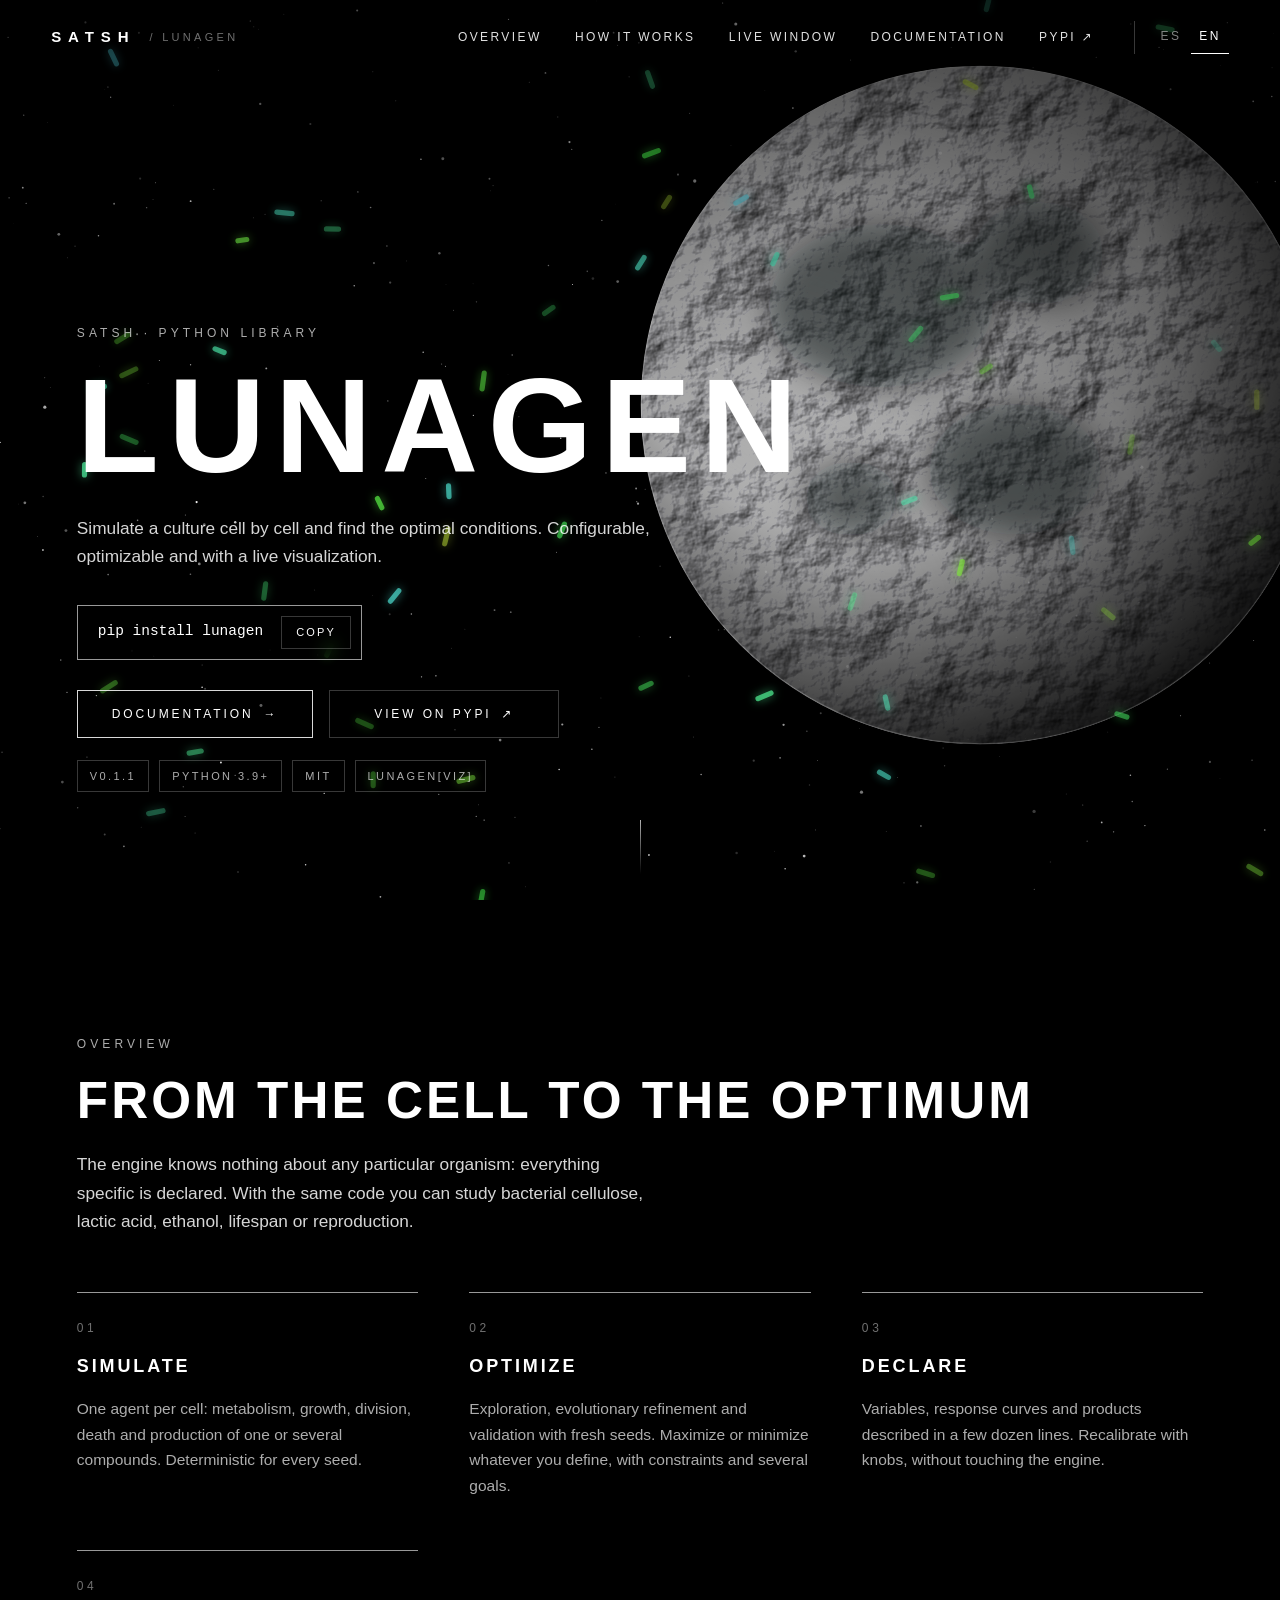
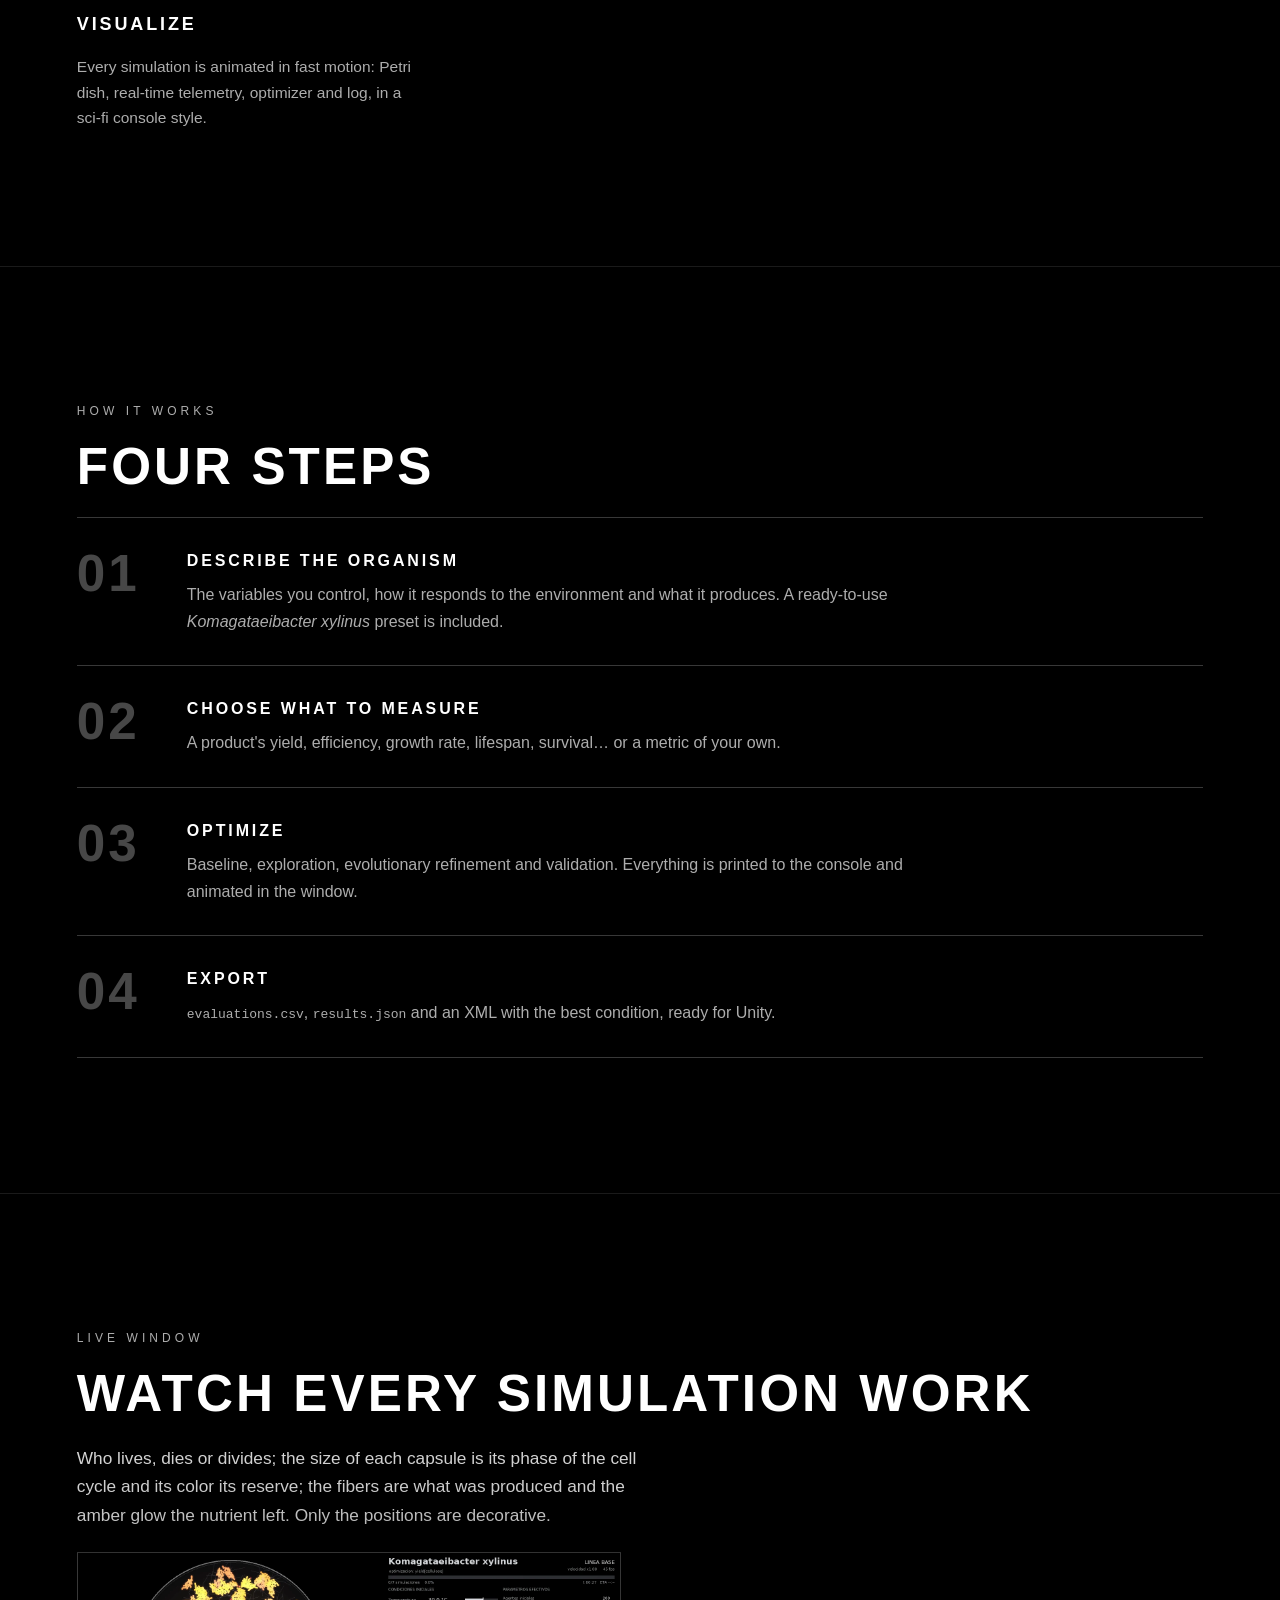
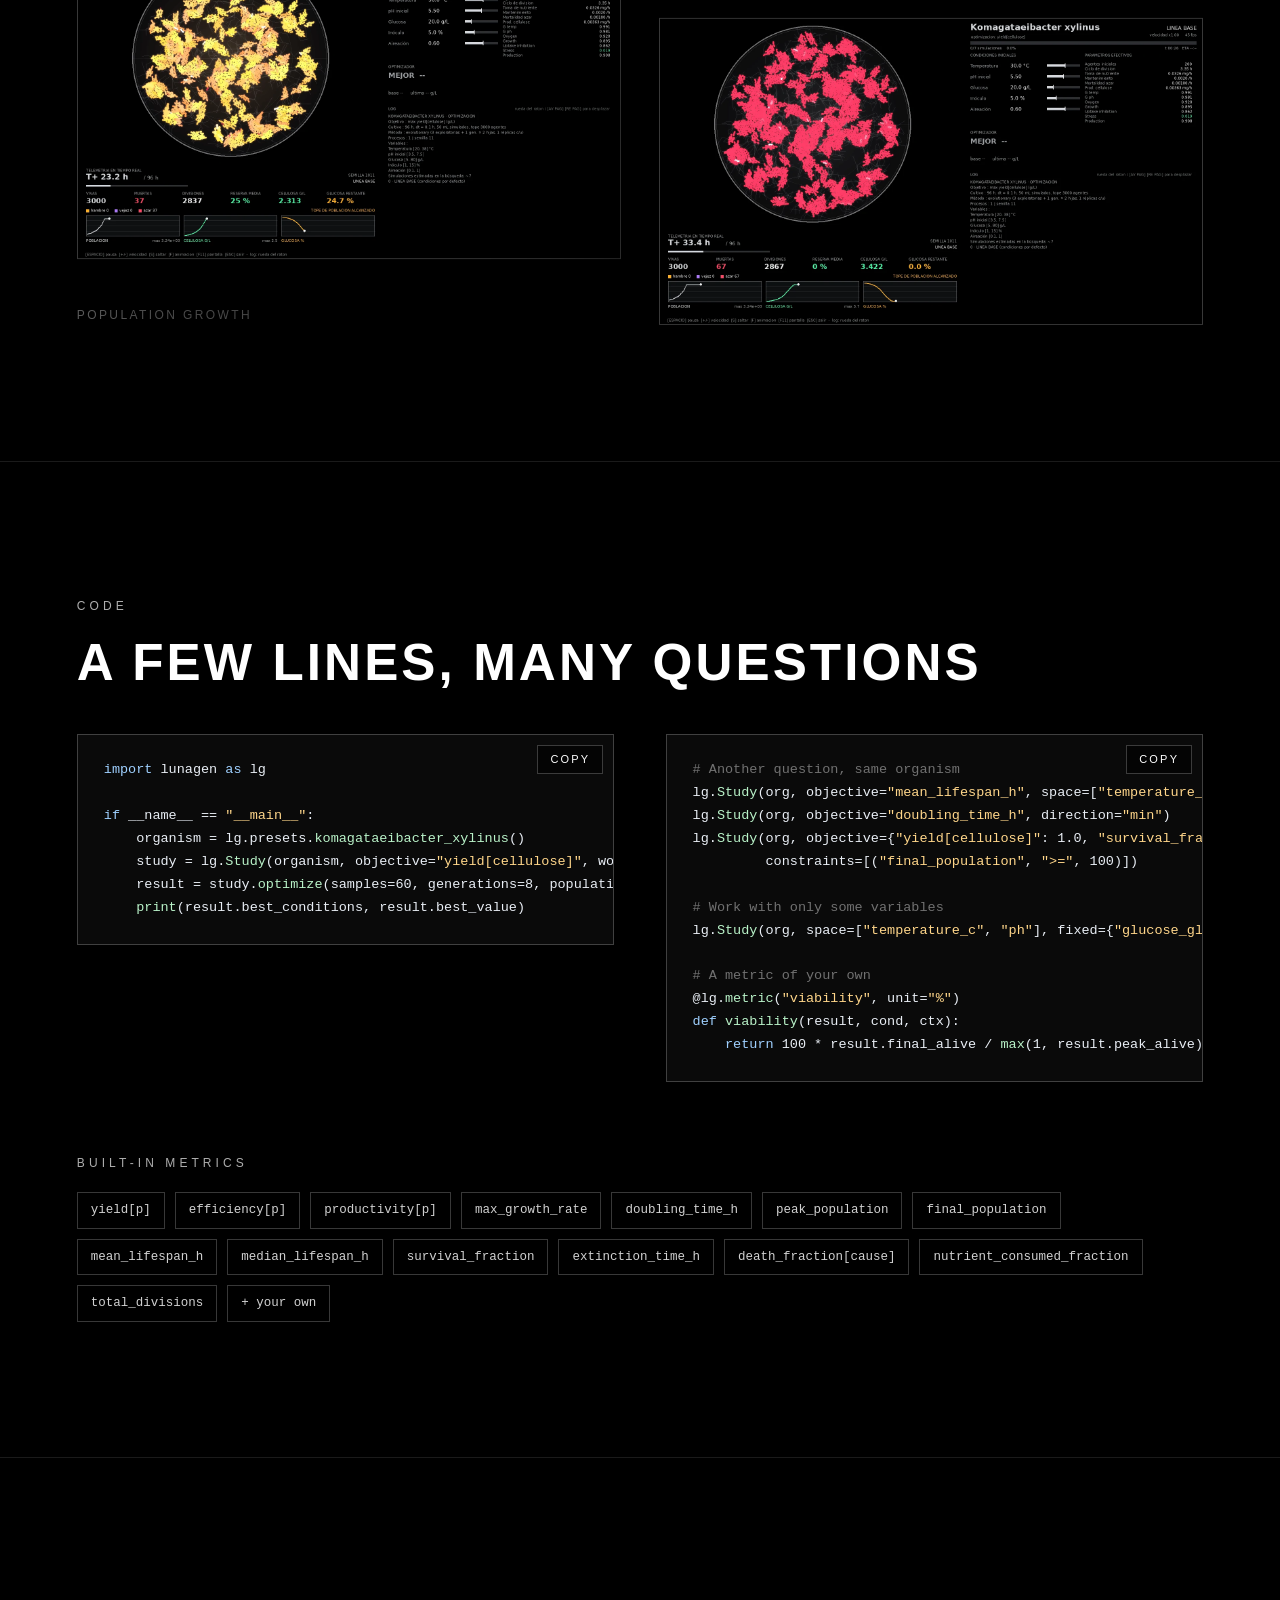
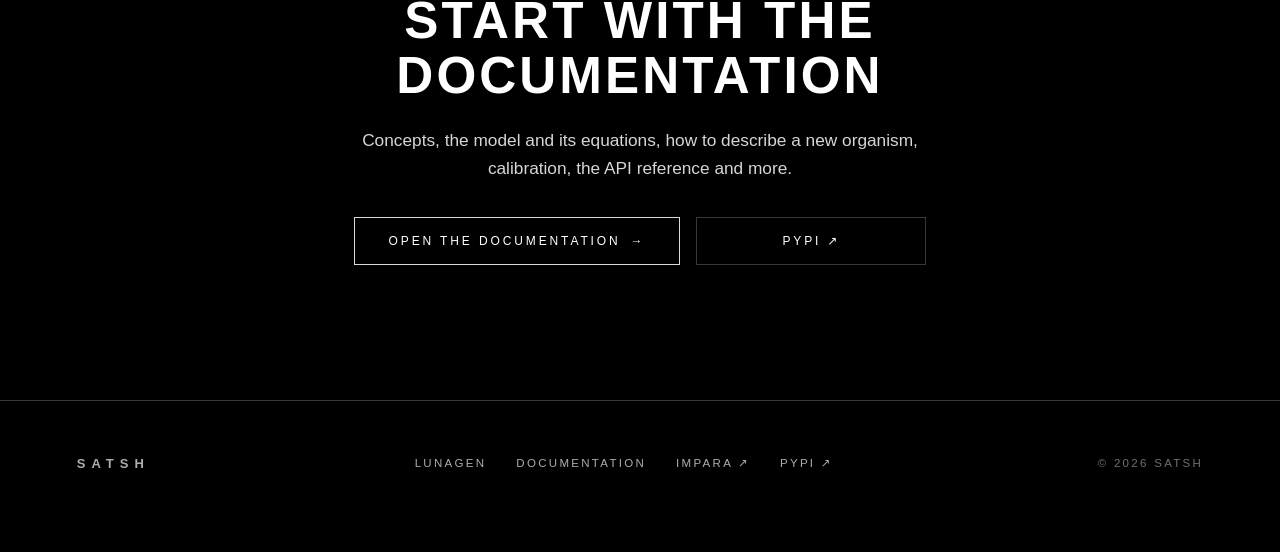
<file: satsh-site/lunagen/index.html>
<!doctype html>
<html lang="en" class="no-js">
<head>
<meta charset="utf-8">
<meta name="viewport" content="width=device-width, initial-scale=1">
<title data-es="Lunagen — Simulación de cultivos basada en agentes" data-en="Lunagen — Agent-based culture simulation">Lunagen — Agent-based culture simulation</title>
<meta name="description" content="Lunagen: a Python library to simulate cultures cell by cell, optimize conditions and watch it in a live window." data-es="Lunagen: librería de Python para simular cultivos célula por célula, optimizar condiciones y verlo en una ventana en vivo." data-en="Lunagen: a Python library to simulate cultures cell by cell, optimize conditions and watch it in a live window.">
<link rel="canonical" href="https://satsh.org/lunagen/">
<meta name="theme-color" content="#000000">
<meta property="og:type" content="website">
<meta property="og:site_name" content="satsh">
<meta property="og:title" content="Lunagen — Agent-based culture simulation">
<meta property="og:description" content="Lunagen: a Python library to simulate cultures cell by cell, optimize conditions and watch it in a live window.">
<meta property="og:url" content="https://satsh.org/lunagen/">
<meta property="og:image" content="https://satsh.org/assets/img/og-lunagen.png">
<meta name="twitter:card" content="summary_large_image">
<link rel="icon" href="../favicon.svg" type="image/svg+xml">
<link rel="stylesheet" href="../assets/css/site.css">
<script>(function(){var r=document.documentElement;r.className=r.className.replace('no-js','js');var l=null;try{l=localStorage.getItem('satsh-lang')}catch(e){}if(l!=='es'&&l!=='en'){l=null;var a=navigator.languages&&navigator.languages.length?navigator.languages:[navigator.language||navigator.userLanguage||'en'];for(var i=0;i<a.length;i++){var c=String(a[i]).toLowerCase();if(c.indexOf('es')===0){l='es';break}if(c.indexOf('en')===0){l='en';break}}}r.lang=l||'en';})();</script>
</head>
<body class="">
<canvas id="stars" aria-hidden="true"></canvas>
<a class="skip" href="#main"><span data-lang="es">Saltar al contenido</span><span data-lang="en">Skip to content</span></a>
<header class="site-header">
  <a class="brand" href="../" aria-label="satsh">SATSH <small>/ Lunagen</small></a>
  <button class="nav-toggle" aria-expanded="false" aria-controls="nav" data-aria-es="Menú" data-aria-en="Menu" aria-label="Menu"><span></span></button>
  <nav class="nav" id="nav">
    <a href="#overview"><span data-lang="es">Resumen</span><span data-lang="en">Overview</span></a><a href="#how"><span data-lang="es">Cómo funciona</span><span data-lang="en">How it works</span></a><a href="#window"><span data-lang="es">Ventana en vivo</span><span data-lang="en">Live window</span></a><a href="../lunagen/docs/"><span data-lang="es">Documentación</span><span data-lang="en">Documentation</span></a><a href="https://pypi.org/project/lunagen/" target="_blank" rel="noopener">PyPI&nbsp;↗</a>
    <div class="lang" role="group" aria-label="Idioma / Language"><button data-set="es" type="button">ES</button><button data-set="en" type="button">EN</button></div>
  </nav>
</header>
<main id="main">

  <section class="panel" id="top">
    <div class="layer layer--moon" data-parallax="0.16"><svg viewBox="0 0 600 600" aria-hidden="true" focusable="false">
  <defs>
    <radialGradient id="mshade" cx="36%" cy="32%" r="78%">
      <stop offset="0" stop-color="#000" stop-opacity="0"/><stop offset=".5" stop-color="#000" stop-opacity=".22"/>
      <stop offset="1" stop-color="#000" stop-opacity=".97"/>
    </radialGradient>
    <filter id="mtex" x="0" y="0" width="100%" height="100%" color-interpolation-filters="sRGB">
      <feTurbulence type="fractalNoise" baseFrequency="0.019 0.022" numOctaves="6" seed="9" result="n"/>
      <feDiffuseLighting in="n" lighting-color="#ffffff" surfaceScale="5.2" diffuseConstant="1.25" result="lit">
        <feDistantLight azimuth="220" elevation="42"/>
      </feDiffuseLighting>
      <feComponentTransfer in="lit" result="lit2"><feFuncR type="gamma" amplitude="1.15" exponent="1.35" offset="0"/><feFuncG type="gamma" amplitude="1.15" exponent="1.35" offset="0"/><feFuncB type="gamma" amplitude="1.17" exponent="1.35" offset="0"/></feComponentTransfer>
      <feComposite in="lit2" in2="SourceGraphic" operator="in"/>
    </filter>
    <filter id="mblur"><feGaussianBlur stdDeviation="14"/></filter>
    <clipPath id="mclip"><circle cx="300" cy="300" r="290"/></clipPath>
  </defs>
  <g clip-path="url(#mclip)">
    <circle cx="300" cy="300" r="290" fill="#cdd1d7" filter="url(#mtex)"/>
    <g filter="url(#mblur)" opacity=".5" fill="#05070b">
      <ellipse cx="215" cy="215" rx="96" ry="70"/><ellipse cx="350" cy="170" rx="56" ry="44"/>
      <ellipse cx="330" cy="355" rx="74" ry="56"/><ellipse cx="190" cy="380" rx="40" ry="32"/>
    </g>
    <circle cx="300" cy="300" r="290" fill="url(#mshade)"/>
  </g>
  <circle cx="300" cy="300" r="289.5" fill="none" stroke="rgba(255,255,255,.28)" stroke-width="1"/>
</svg></div>
    <div class="layer layer--cells" data-parallax="0.07"><canvas data-cells="90" aria-hidden="true"></canvas></div>
    <div class="layer layer--vignette"></div>
    <div class="panel__content">
      <p class="eyebrow reveal"><span data-lang="es">satsh · librería de Python</span><span data-lang="en">satsh · Python library</span></p>
      <h1 class="display reveal">LUNAGEN</h1>
      <p class="lead reveal"><span data-lang="es">Simula un cultivo célula por célula y encuentra las condiciones óptimas. Configurable, optimizable y con visualización en vivo.</span><span data-lang="en">Simulate a culture cell by cell and find the optimal conditions. Configurable, optimizable and with a live visualization.</span></p>
      <div class="reveal" style="margin:0 0 30px">
        <div class="install"><code>pip install lunagen</code><button class="copy" type="button" data-copy="pip install lunagen"><span data-lang="es">Copiar</span><span data-lang="en">Copy</span></button></div>
      </div>
      <div class="actions reveal">
        <a class="btn" href="docs/"><span data-lang="es">Documentación</span><span data-lang="en">Documentation</span> <span class="arrow">→</span></a>
        <a class="btn btn--ghost" href="https://pypi.org/project/lunagen/" target="_blank" rel="noopener"><span data-lang="es">Ver en PyPI</span><span data-lang="en">View on PyPI</span> ↗</a>
      </div>
      <div class="badges reveal"><span class="badge">v0.1.1</span><span class="badge">Python 3.9+</span><span class="badge">MIT</span>
        <span class="badge">lunagen[viz]</span></div>
    </div>
    <span class="scroll-hint" aria-hidden="true"></span>
  </section>

  <section class="section section--dark" id="overview" aria-labelledby="t-overview">
    <div class="section__inner">
      <p class="eyebrow reveal"><span data-lang="es">Resumen</span><span data-lang="en">Overview</span></p>
      <h2 class="title reveal" id="t-overview"><span data-lang="es">De la célula al óptimo</span><span data-lang="en">From the cell to the optimum</span></h2>
      <p class="lead reveal"><span data-lang="es">El motor no sabe nada de ningún organismo concreto: todo lo específico se declara. Con el mismo código puedes estudiar celulosa bacteriana, ácido láctico, etanol, tiempo de vida o reproducción.</span><span data-lang="en">The engine knows nothing about any particular organism: everything specific is declared. With the same code you can study bacterial cellulose, lactic acid, ethanol, lifespan or reproduction.</span></p>
      <div class="grid grid--3" style="margin-top:56px">
        <div class="feature reveal"><div class="num">01</div><h3><span data-lang="es">Simula</span><span data-lang="en">Simulate</span></h3>
          <p><span data-lang="es">Un agente por célula: metabolismo, crecimiento, división, muerte y producción de uno o varios compuestos. Determinista para cada semilla.</span><span data-lang="en">One agent per cell: metabolism, growth, division, death and production of one or several compounds. Deterministic for every seed.</span></p></div>
        <div class="feature reveal"><div class="num">02</div><h3><span data-lang="es">Optimiza</span><span data-lang="en">Optimize</span></h3>
          <p><span data-lang="es">Exploración, refinamiento evolutivo y validación con semillas nuevas. Maximiza o minimiza lo que definas, con restricciones y varios objetivos.</span><span data-lang="en">Exploration, evolutionary refinement and validation with fresh seeds. Maximize or minimize whatever you define, with constraints and several goals.</span></p></div>
        <div class="feature reveal"><div class="num">03</div><h3><span data-lang="es">Declara</span><span data-lang="en">Declare</span></h3>
          <p><span data-lang="es">Variables, curvas de respuesta y productos descritos en unas decenas de líneas. Recalibra con perillas, sin tocar el motor.</span><span data-lang="en">Variables, response curves and products described in a few dozen lines. Recalibrate with knobs, without touching the engine.</span></p></div>
        <div class="feature reveal"><div class="num">04</div><h3><span data-lang="es">Visualiza</span><span data-lang="en">Visualize</span></h3>
          <p><span data-lang="es">Cada simulación se anima en cámara rápida: caja Petri, telemetría en tiempo real, optimizador y log, estilo consola de ciencia ficción.</span><span data-lang="en">Every simulation is animated in fast motion: Petri dish, real-time telemetry, optimizer and log, in a sci-fi console style.</span></p></div>
      </div>
    </div>
  </section>

  <section class="section section--bordered section--dark" id="how" aria-labelledby="t-how">
    <div class="section__inner">
      <p class="eyebrow reveal"><span data-lang="es">Cómo funciona</span><span data-lang="en">How it works</span></p>
      <h2 class="title reveal" id="t-how"><span data-lang="es">Cuatro pasos</span><span data-lang="en">Four steps</span></h2>
      <ol class="steps">
        <li class="reveal"><div><h3><span data-lang="es">Describe el organismo</span><span data-lang="en">Describe the organism</span></h3><p><span data-lang="es">Variables que se controlan, cómo responde al entorno y qué produce. Hay un preset de <em>Komagataeibacter xylinus</em> listo para usar.</span><span data-lang="en">The variables you control, how it responds to the environment and what it produces. A ready-to-use <em>Komagataeibacter xylinus</em> preset is included.</span></p></div></li>
        <li class="reveal"><div><h3><span data-lang="es">Elige qué medir</span><span data-lang="en">Choose what to measure</span></h3><p><span data-lang="es">Rendimiento de un producto, eficiencia, tasa de crecimiento, tiempo de vida, supervivencia… o una métrica propia.</span><span data-lang="en">A product's yield, efficiency, growth rate, lifespan, survival… or a metric of your own.</span></p></div></li>
        <li class="reveal"><div><h3><span data-lang="es">Optimiza</span><span data-lang="en">Optimize</span></h3><p><span data-lang="es">Línea base, exploración, refinamiento evolutivo y validación. Todo se imprime en consola y se anima en la ventana.</span><span data-lang="en">Baseline, exploration, evolutionary refinement and validation. Everything is printed to the console and animated in the window.</span></p></div></li>
        <li class="reveal"><div><h3><span data-lang="es">Exporta</span><span data-lang="en">Export</span></h3><p><span data-lang="es"><code>evaluations.csv</code>, <code>results.json</code> y un XML con la mejor condición, listo para Unity.</span><span data-lang="en"><code>evaluations.csv</code>, <code>results.json</code> and an XML with the best condition, ready for Unity.</span></p></div></li>
      </ol>
    </div>
  </section>

  <section class="section section--bordered" id="window" aria-labelledby="t-window">
    <div class="section__inner">
      <p class="eyebrow reveal"><span data-lang="es">Ventana en vivo</span><span data-lang="en">Live window</span></p>
      <h2 class="title reveal" id="t-window"><span data-lang="es">Mira cada simulación trabajar</span><span data-lang="en">Watch every simulation work</span></h2>
      <p class="lead reveal"><span data-lang="es">Quién vive, muere o se divide; el tamaño de cada cápsula es su fase del ciclo celular y su color, su reserva; las fibras son lo producido y el brillo ámbar, el nutriente que queda. Solo las posiciones son decorativas.</span><span data-lang="en">Who lives, dies or divides; the size of each capsule is its phase of the cell cycle and its color its reserve; the fibers are what was produced and the amber glow the nutrient left. Only the positions are decorative.</span></p>
      <div class="grid grid--2" style="margin-top:56px;gap:clamp(24px,3vw,48px)">
        <figure class="reveal" style="margin:0"><div class="shot" data-parallax="-0.04"><picture><source srcset="../assets/img/lunagen-live-1.webp" type="image/webp"><img src="../assets/img/lunagen-live-1.png" width="1600" height="900" loading="lazy" alt="Lunagen live window with a Petri dish full of colonies" data-alt-es="Ventana en vivo de Lunagen con la caja Petri llena de colonias" data-alt-en="Lunagen live window with a Petri dish full of colonies"></picture></div>
          <figcaption class="shot-caption"><span data-lang="es">Crecimiento de la población</span><span data-lang="en">Population growth</span></figcaption></figure>
        <figure class="reveal" style="margin:0"><div class="shot" data-parallax="0.04"><picture><source srcset="../assets/img/lunagen-live-2.webp" type="image/webp"><img src="../assets/img/lunagen-live-2.png" width="1600" height="900" loading="lazy" alt="Lunagen live window at a later stage" data-alt-es="Ventana en vivo de Lunagen en una etapa posterior" data-alt-en="Lunagen live window at a later stage"></picture></div>
          <figcaption class="shot-caption"><span data-lang="es">Nutriente agotado: las reservas se vacían</span><span data-lang="en">Nutrient exhausted: reserves run out</span></figcaption></figure>
      </div>
    </div>
  </section>

  <section class="section section--bordered section--dark" id="code" aria-labelledby="t-code">
    <div class="section__inner">
      <p class="eyebrow reveal"><span data-lang="es">Código</span><span data-lang="en">Code</span></p>
      <h2 class="title reveal" id="t-code"><span data-lang="es">Pocas líneas, muchas preguntas</span><span data-lang="en">A few lines, many questions</span></h2>
      <div class="grid grid--2" style="margin-top:44px;align-items:start">
        <div><div data-lang="es"><div class="code reveal"><pre><code><span class="k">import</span> lunagen <span class="k">as</span> lg

<span class="k">if</span> __name__ == <span class="s">&quot;__main__&quot;</span>:
    organismo = lg.presets.<span class="f">komagataeibacter_xylinus</span>()
    estudio = lg.<span class="f">Study</span>(organismo, objective=<span class="s">&quot;yield[cellulose]&quot;</span>, workers=4)
    resultado = estudio.<span class="f">optimize</span>(samples=60, generations=8, population=16, viz=<span class="k">True</span>)
    <span class="f">print</span>(resultado.best_conditions, resultado.best_value)</code></pre><button class="copy" type="button"><span data-lang="es">Copiar</span><span data-lang="en">Copy</span></button></div></div><div data-lang="en"><div class="code reveal"><pre><code><span class="k">import</span> lunagen <span class="k">as</span> lg

<span class="k">if</span> __name__ == <span class="s">&quot;__main__&quot;</span>:
    organism = lg.presets.<span class="f">komagataeibacter_xylinus</span>()
    study = lg.<span class="f">Study</span>(organism, objective=<span class="s">&quot;yield[cellulose]&quot;</span>, workers=4)
    result = study.<span class="f">optimize</span>(samples=60, generations=8, population=16, viz=<span class="k">True</span>)
    <span class="f">print</span>(result.best_conditions, result.best_value)</code></pre><button class="copy" type="button"><span data-lang="es">Copiar</span><span data-lang="en">Copy</span></button></div></div></div>
        <div><div data-lang="es"><div class="code reveal"><pre><code><span class="c"># Otra pregunta, el mismo organismo</span>
lg.<span class="f">Study</span>(org, objective=<span class="s">&quot;mean_lifespan_h&quot;</span>, space=[<span class="s">&quot;temperature_c&quot;</span>, <span class="s">&quot;ph&quot;</span>])        <span class="c"># tiempo de vida</span>
lg.<span class="f">Study</span>(org, objective=<span class="s">&quot;doubling_time_h&quot;</span>, direction=<span class="s">&quot;min&quot;</span>)                      <span class="c"># reproducción</span>
lg.<span class="f">Study</span>(org, objective={<span class="s">&quot;yield[cellulose]&quot;</span>: 1.0, <span class="s">&quot;survival_fraction&quot;</span>: 2.0},     <span class="c"># varios objetivos</span>
         constraints=[(<span class="s">&quot;final_population&quot;</span>, <span class="s">&quot;&gt;=&quot;</span>, 100)])                          <span class="c"># y restricciones</span>

<span class="c"># Operar solo con algunas variables</span>
lg.<span class="f">Study</span>(org, space=[<span class="s">&quot;temperature_c&quot;</span>, <span class="s">&quot;ph&quot;</span>], fixed={<span class="s">&quot;glucose_gl&quot;</span>: 30})

<span class="c"># Una métrica propia</span>
@lg.<span class="f">metric</span>(<span class="s">&quot;viabilidad&quot;</span>, unit=<span class="s">&quot;%&quot;</span>)
<span class="k">def</span> <span class="f">viabilidad</span>(result, cond, ctx):
    <span class="k">return</span> 100 * result.final_alive / <span class="f">max</span>(1, result.peak_alive)</code></pre><button class="copy" type="button"><span data-lang="es">Copiar</span><span data-lang="en">Copy</span></button></div></div><div data-lang="en"><div class="code reveal"><pre><code><span class="c"># Another question, same organism</span>
lg.<span class="f">Study</span>(org, objective=<span class="s">&quot;mean_lifespan_h&quot;</span>, space=[<span class="s">&quot;temperature_c&quot;</span>, <span class="s">&quot;ph&quot;</span>])        <span class="c"># lifespan</span>
lg.<span class="f">Study</span>(org, objective=<span class="s">&quot;doubling_time_h&quot;</span>, direction=<span class="s">&quot;min&quot;</span>)                      <span class="c"># reproduction</span>
lg.<span class="f">Study</span>(org, objective={<span class="s">&quot;yield[cellulose]&quot;</span>: 1.0, <span class="s">&quot;survival_fraction&quot;</span>: 2.0},     <span class="c"># several goals</span>
         constraints=[(<span class="s">&quot;final_population&quot;</span>, <span class="s">&quot;&gt;=&quot;</span>, 100)])                          <span class="c"># and constraints</span>

<span class="c"># Work with only some variables</span>
lg.<span class="f">Study</span>(org, space=[<span class="s">&quot;temperature_c&quot;</span>, <span class="s">&quot;ph&quot;</span>], fixed={<span class="s">&quot;glucose_gl&quot;</span>: 30})

<span class="c"># A metric of your own</span>
@lg.<span class="f">metric</span>(<span class="s">&quot;viability&quot;</span>, unit=<span class="s">&quot;%&quot;</span>)
<span class="k">def</span> <span class="f">viability</span>(result, cond, ctx):
    <span class="k">return</span> 100 * result.final_alive / <span class="f">max</span>(1, result.peak_alive)</code></pre><button class="copy" type="button"><span data-lang="es">Copiar</span><span data-lang="en">Copy</span></button></div></div></div>
      </div>
      <h3 class="eyebrow reveal" style="margin-top:72px"><span data-lang="es">Métricas incluidas</span><span data-lang="en">Built-in metrics</span></h3>
      <div class="chips reveal"><span class="chip">yield[p]</span><span class="chip">efficiency[p]</span><span class="chip">productivity[p]</span><span class="chip">max_growth_rate</span><span class="chip">doubling_time_h</span><span class="chip">peak_population</span><span class="chip">final_population</span><span class="chip">mean_lifespan_h</span><span class="chip">median_lifespan_h</span><span class="chip">survival_fraction</span><span class="chip">extinction_time_h</span><span class="chip">death_fraction[cause]</span><span class="chip">nutrient_consumed_fraction</span><span class="chip">total_divisions</span><span class="chip">+ <span data-lang="es">las tuyas</span><span data-lang="en">your own</span></span></div>
    </div>
  </section>

  <section class="section section--bordered cta" aria-labelledby="t-cta">
    <div class="section__inner">
      <h2 class="title reveal" id="t-cta"><span data-lang="es">Empieza con la documentación</span><span data-lang="en">Start with the documentation</span></h2>
      <p class="lead reveal"><span data-lang="es">Conceptos, el modelo y sus ecuaciones, cómo describir un organismo nuevo, calibración, referencia de la API y más.</span><span data-lang="en">Concepts, the model and its equations, how to describe a new organism, calibration, the API reference and more.</span></p>
      <div class="actions reveal">
        <a class="btn" href="docs/"><span data-lang="es">Abrir la documentación</span><span data-lang="en">Open the documentation</span> <span class="arrow">→</span></a>
        <a class="btn btn--ghost" href="https://pypi.org/project/lunagen/" target="_blank" rel="noopener">PyPI ↗</a>
      </div>
    </div>
  </section>

</main>
<footer class="site-footer">
  <a class="brand" href="../">SATSH</a>
  <div class="links">
    <a href="../lunagen/">Lunagen</a>
    <a href="../lunagen/docs/"><span data-lang="es">Documentación</span><span data-lang="en">Documentation</span></a>
    <a href="https://impara.org" target="_blank" rel="noopener">Impara&nbsp;↗</a>
    <a href="https://pypi.org/project/lunagen/" target="_blank" rel="noopener">PyPI&nbsp;↗</a>
  </div>
  <span>© <span data-year>2026</span> satsh</span>
</footer>
<script src="../assets/js/site.js" defer></script>
</body>
</html>
</file>
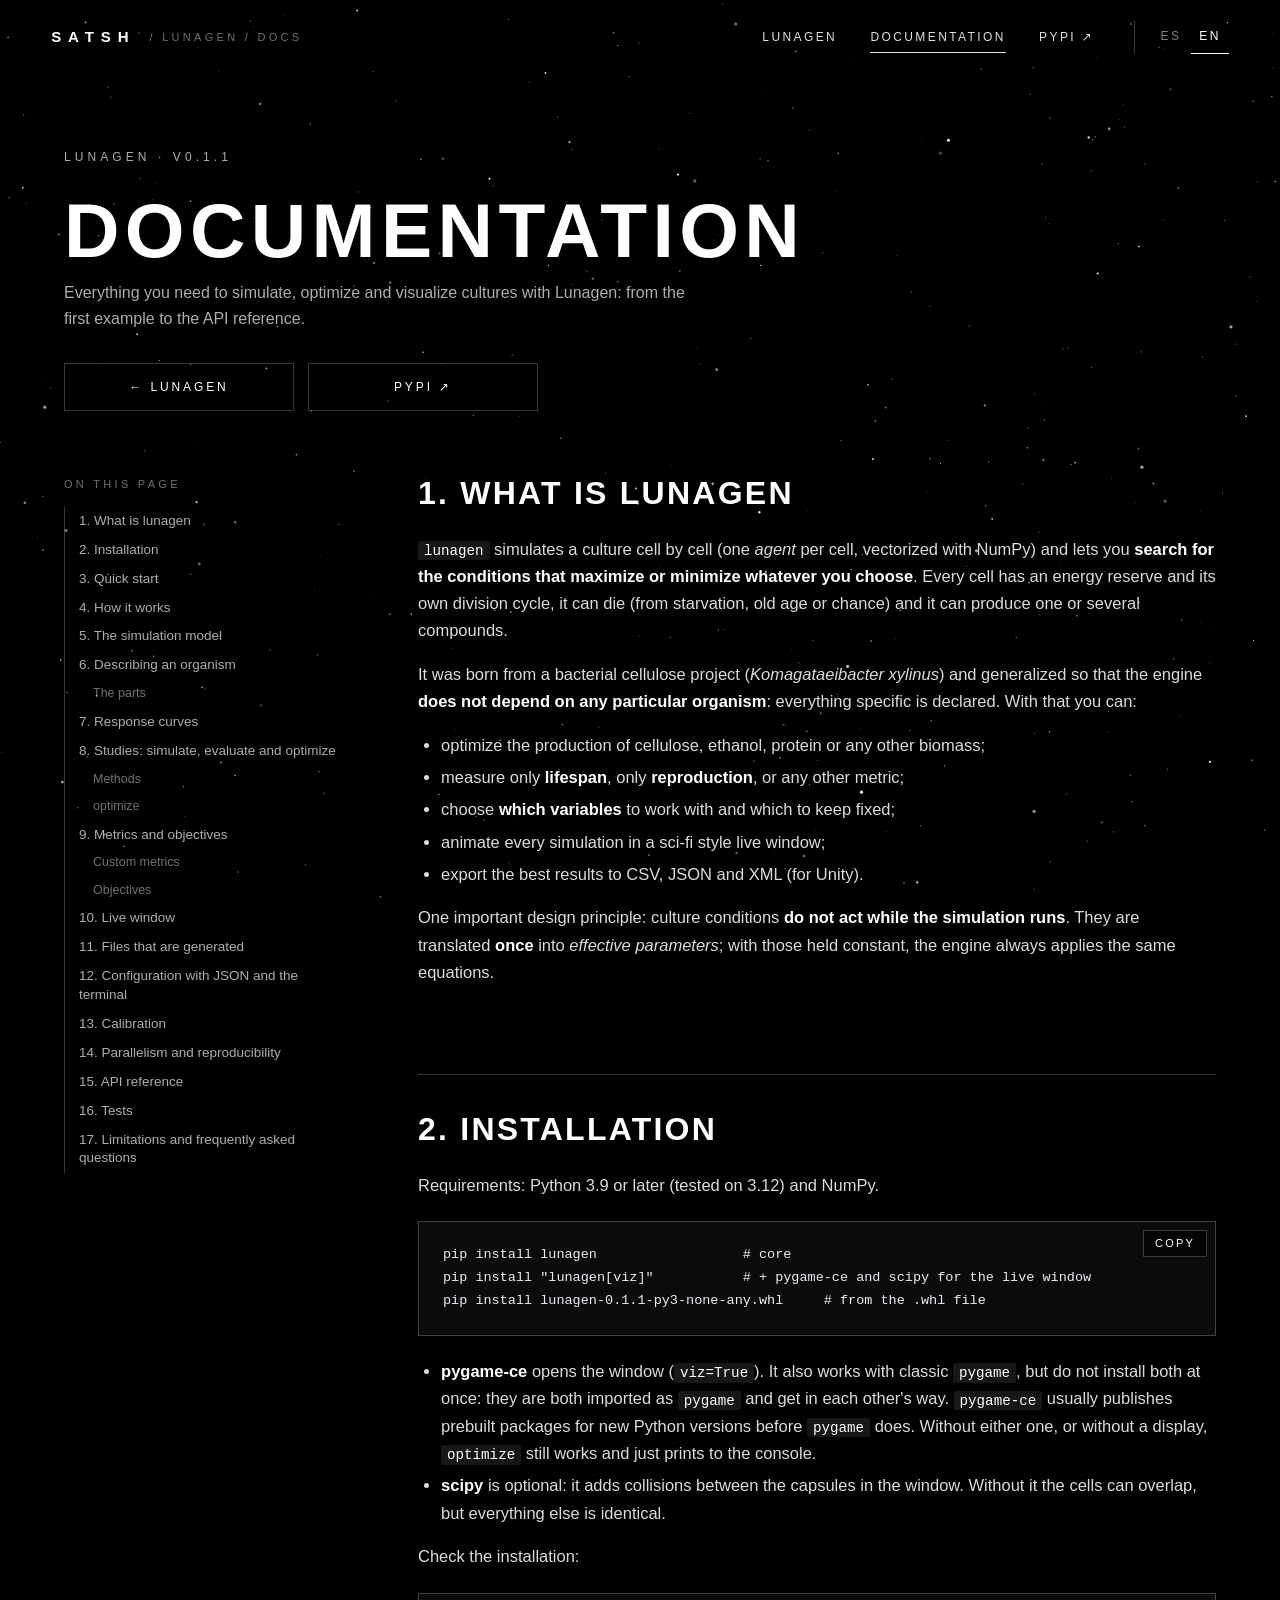
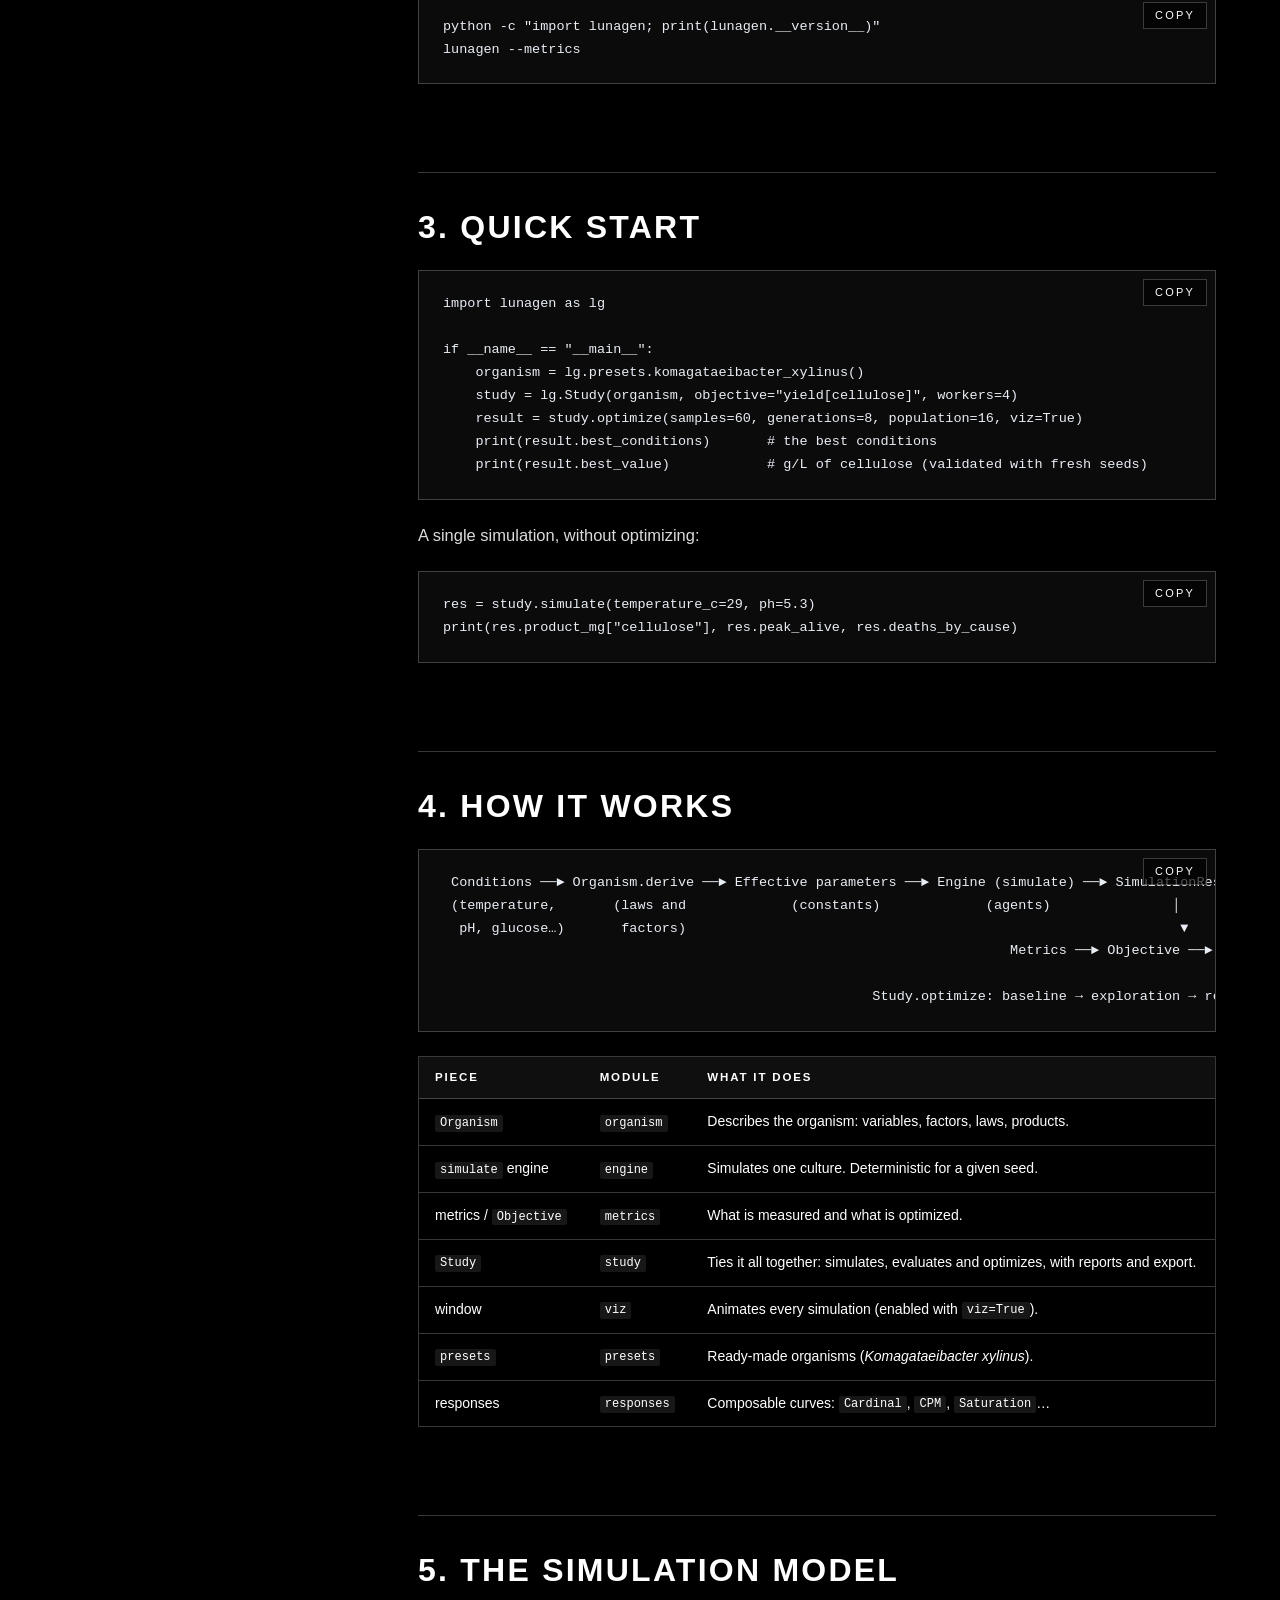
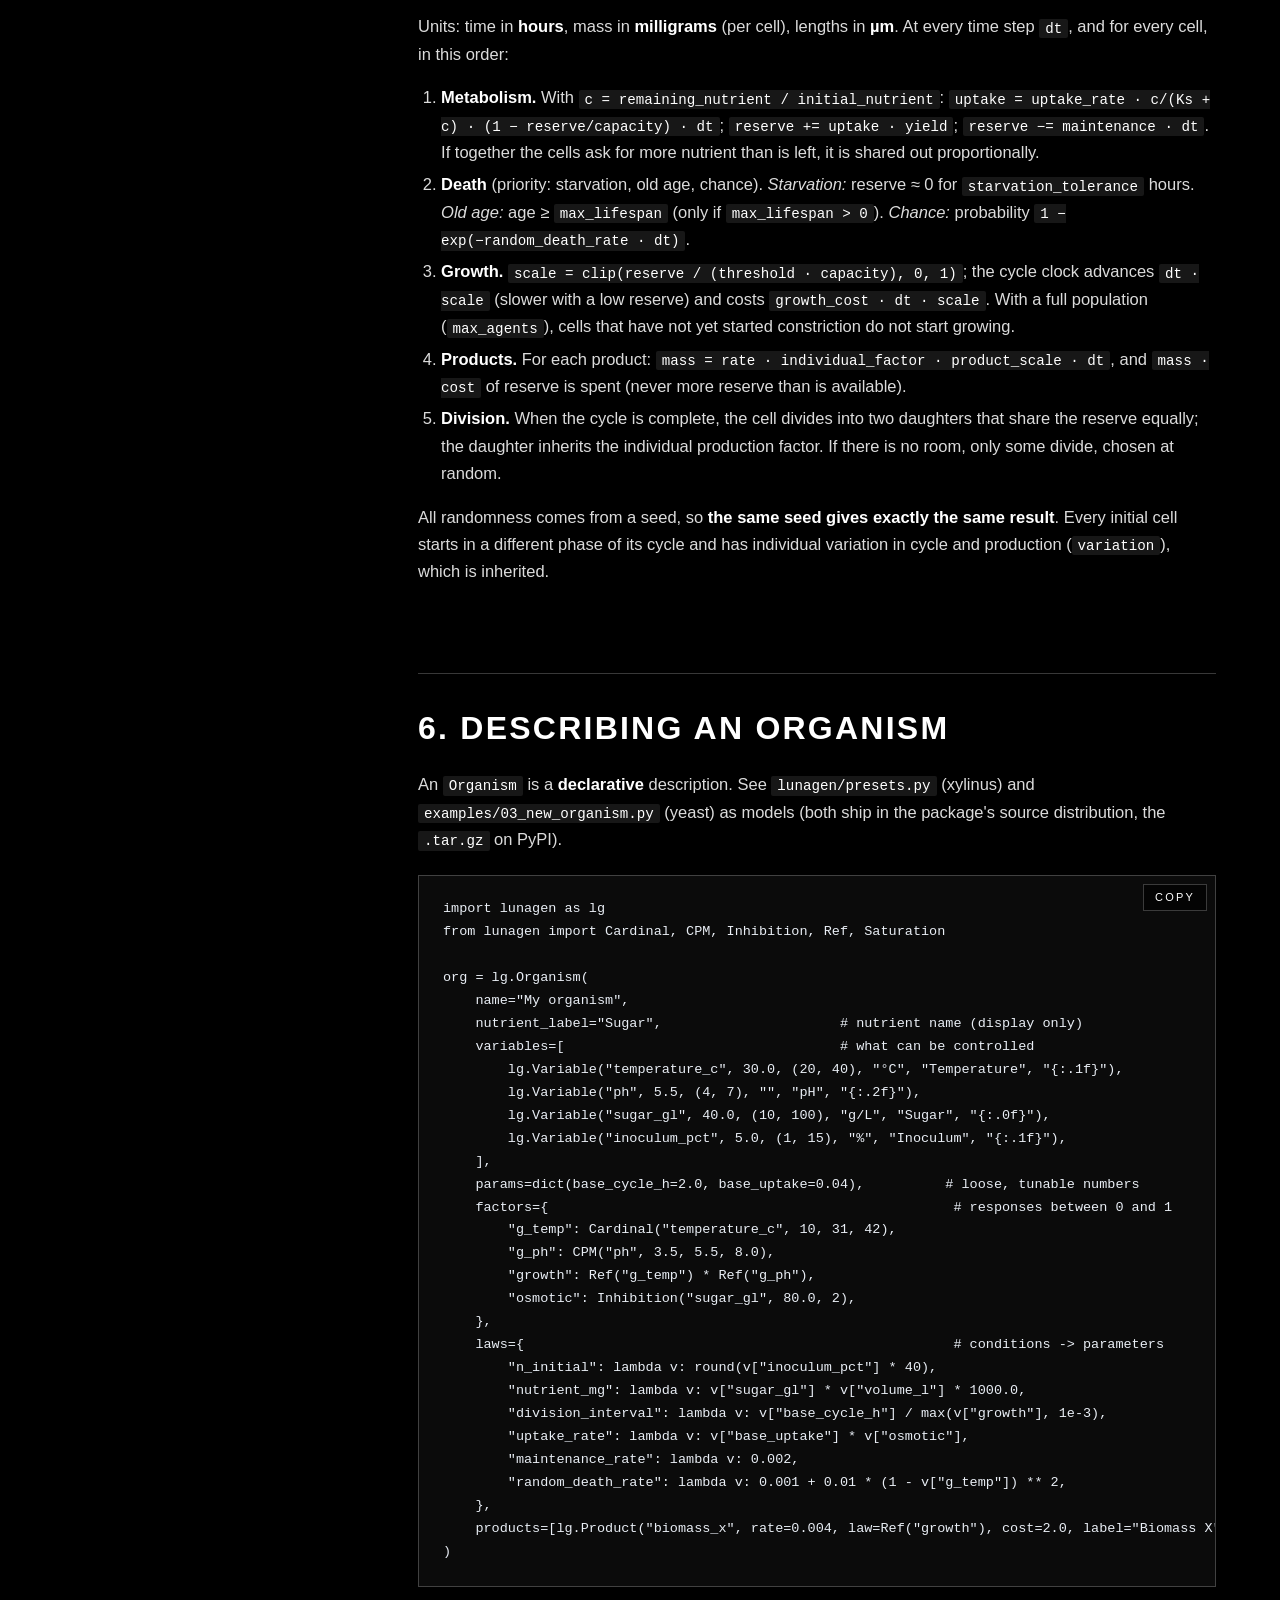
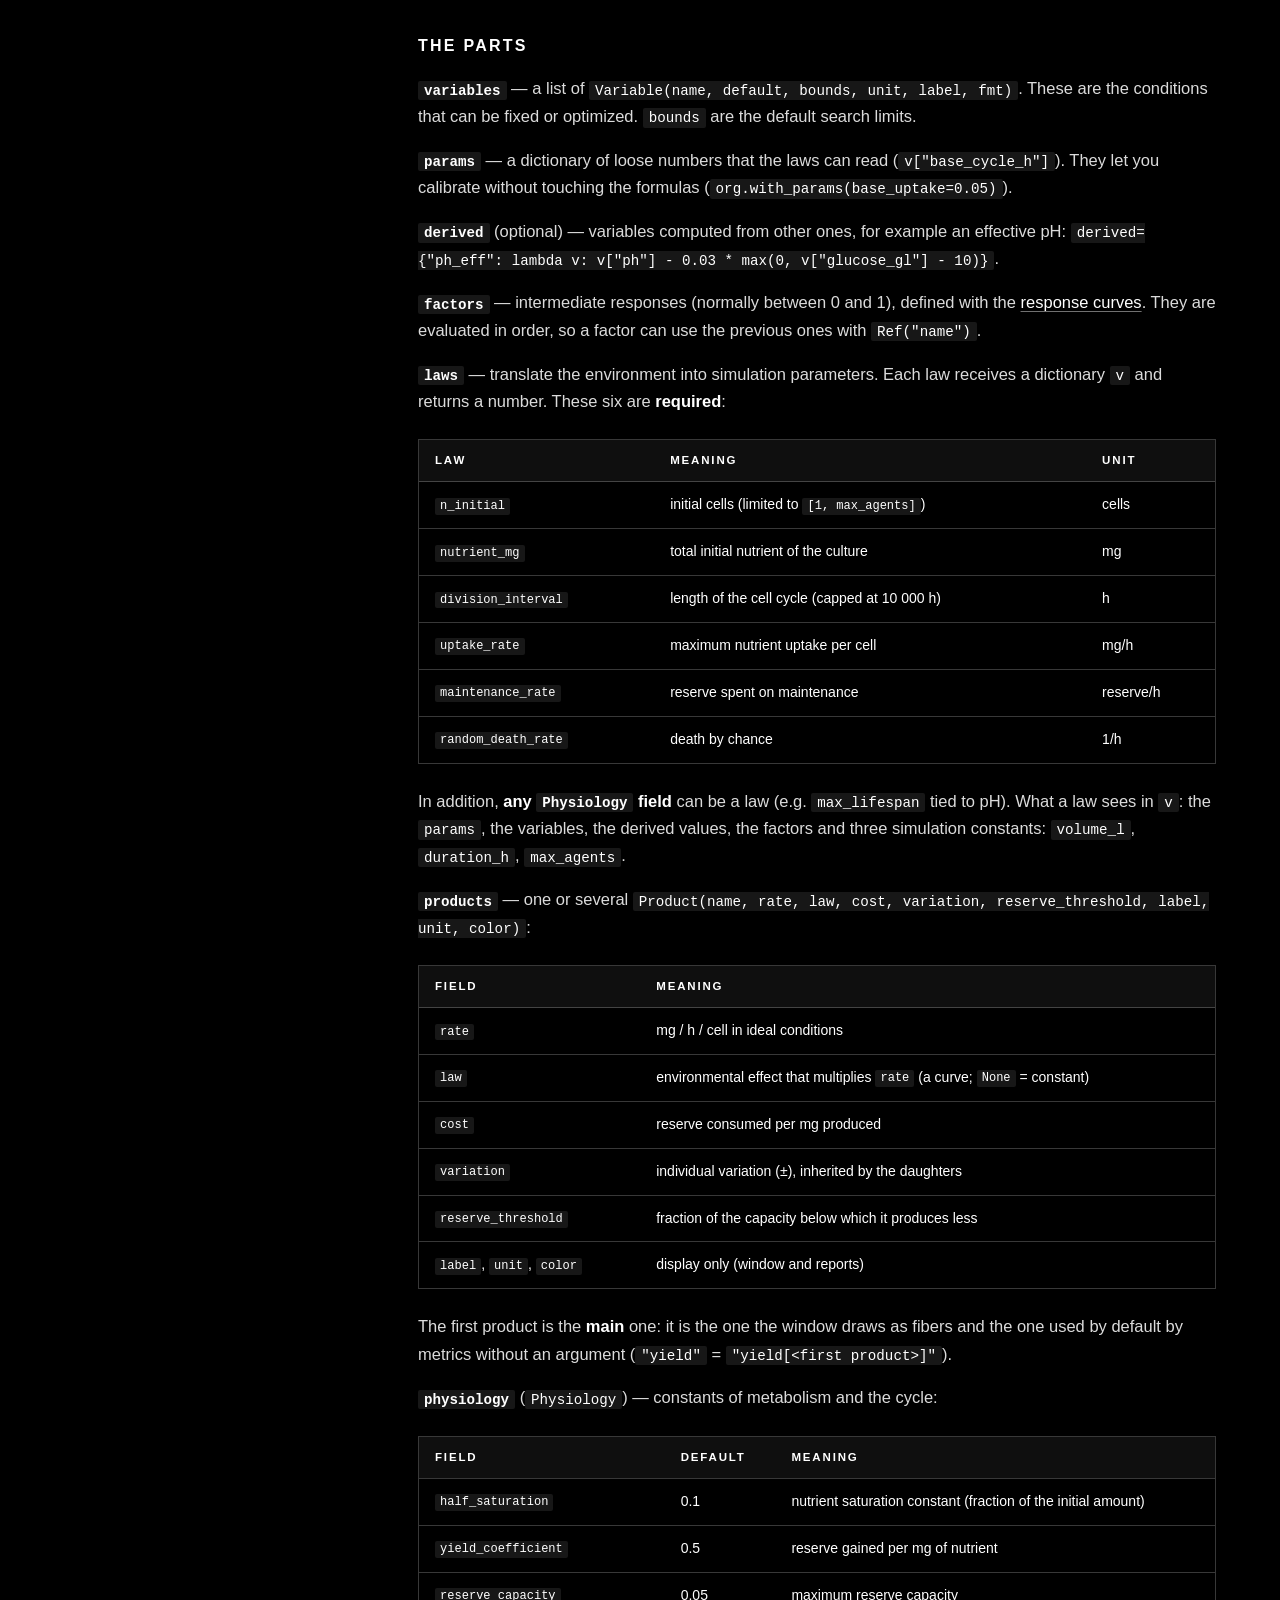
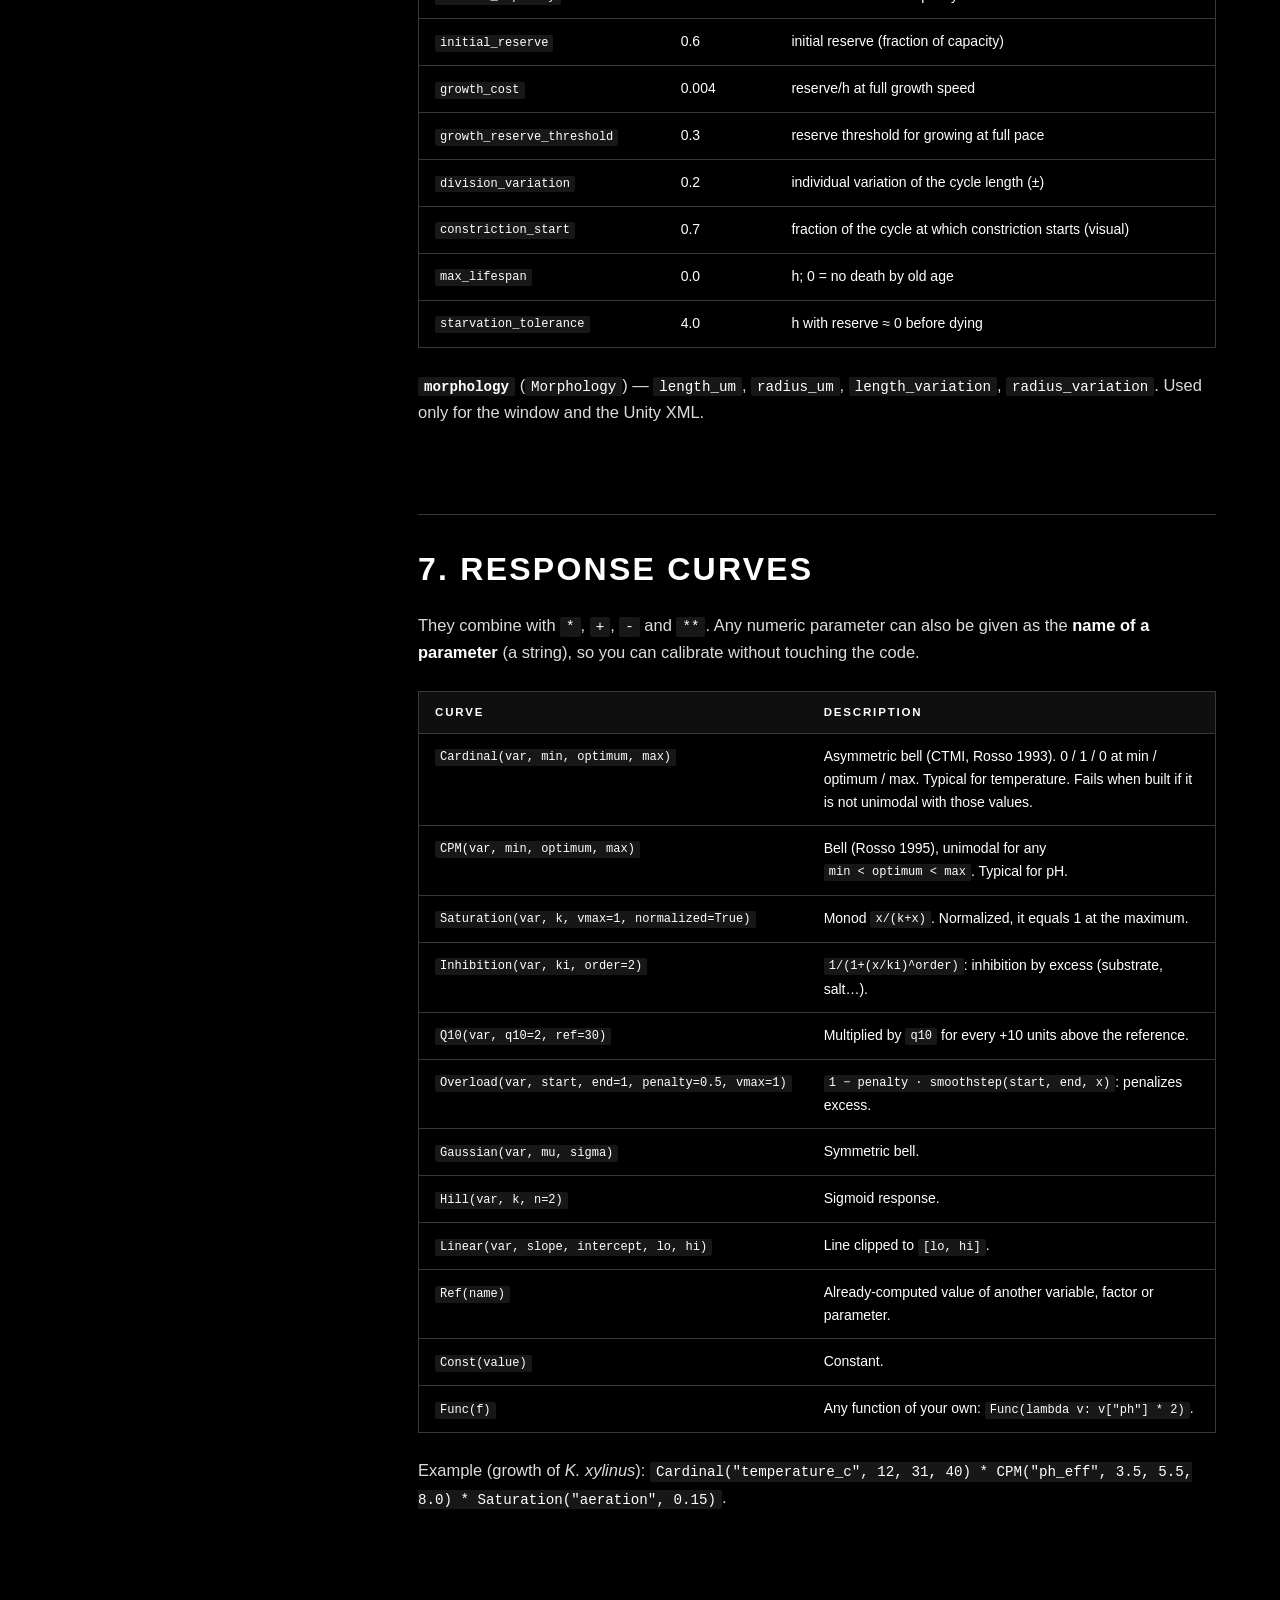
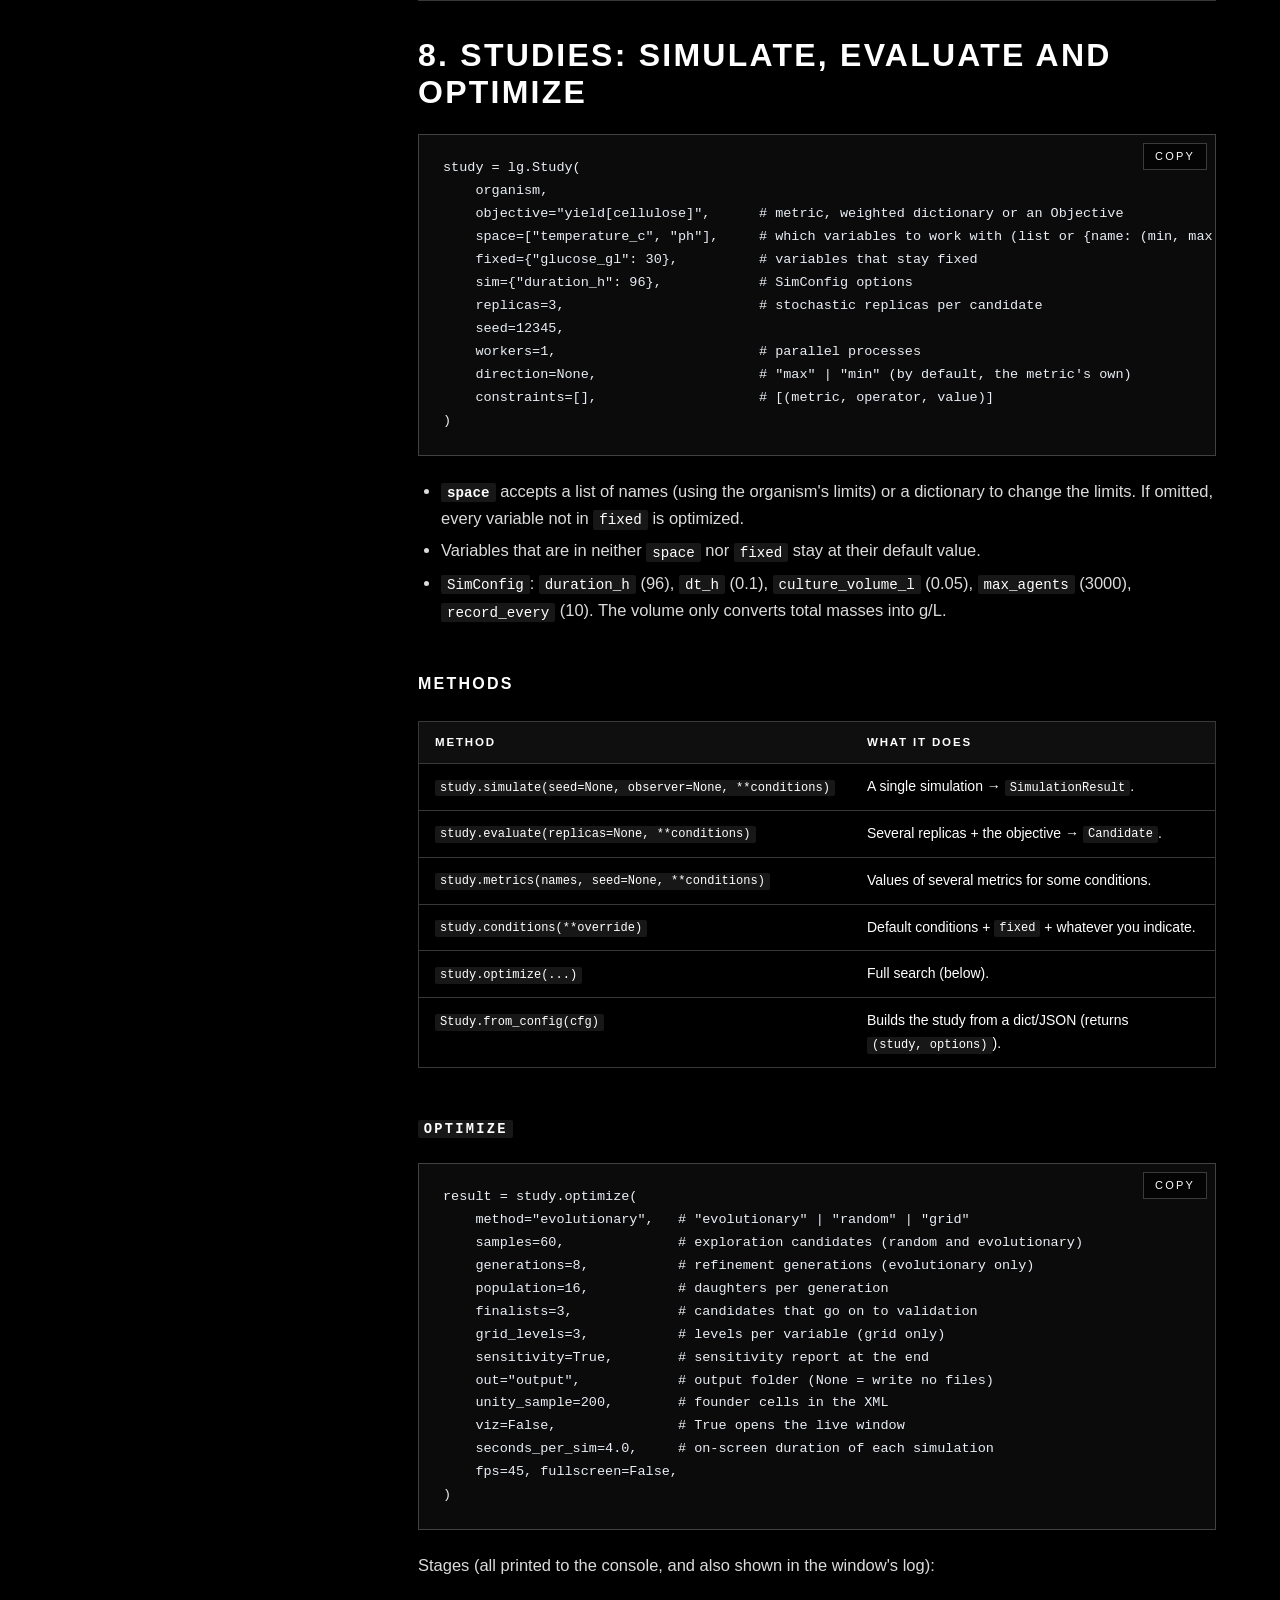
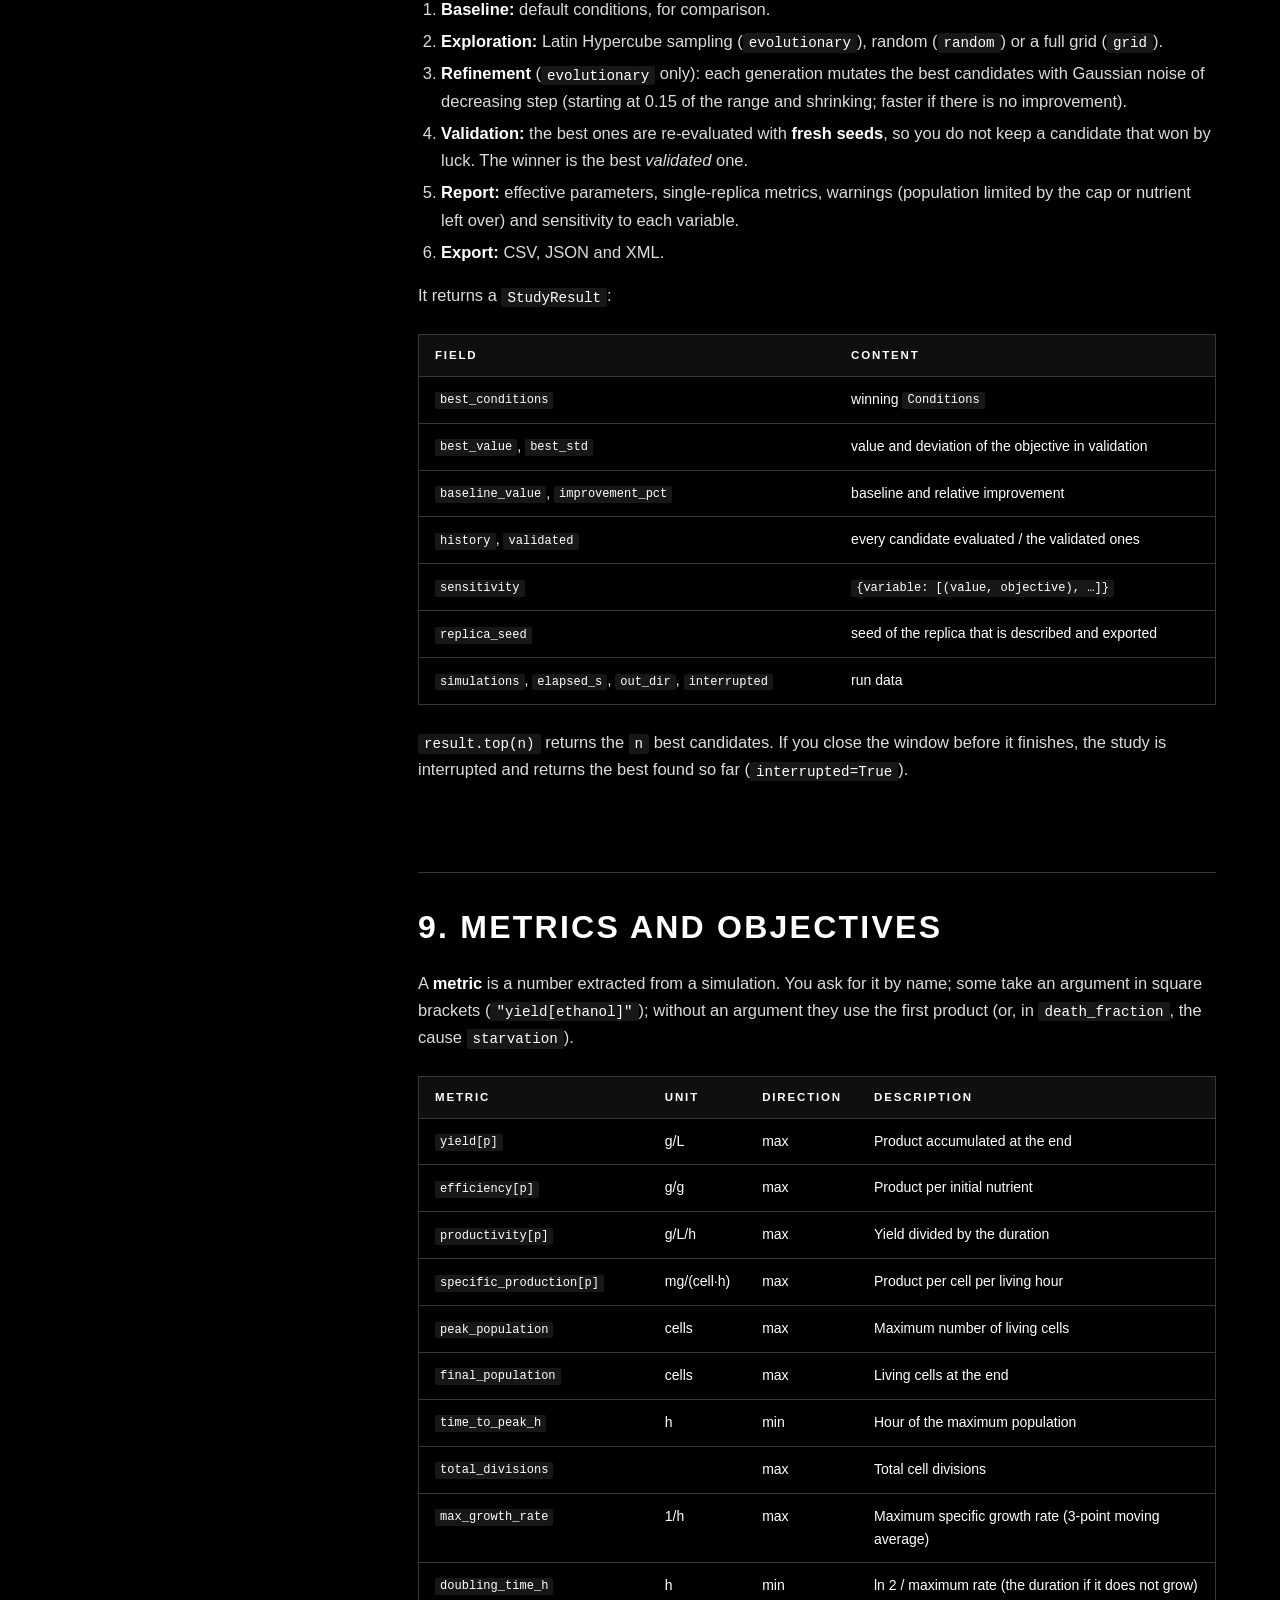
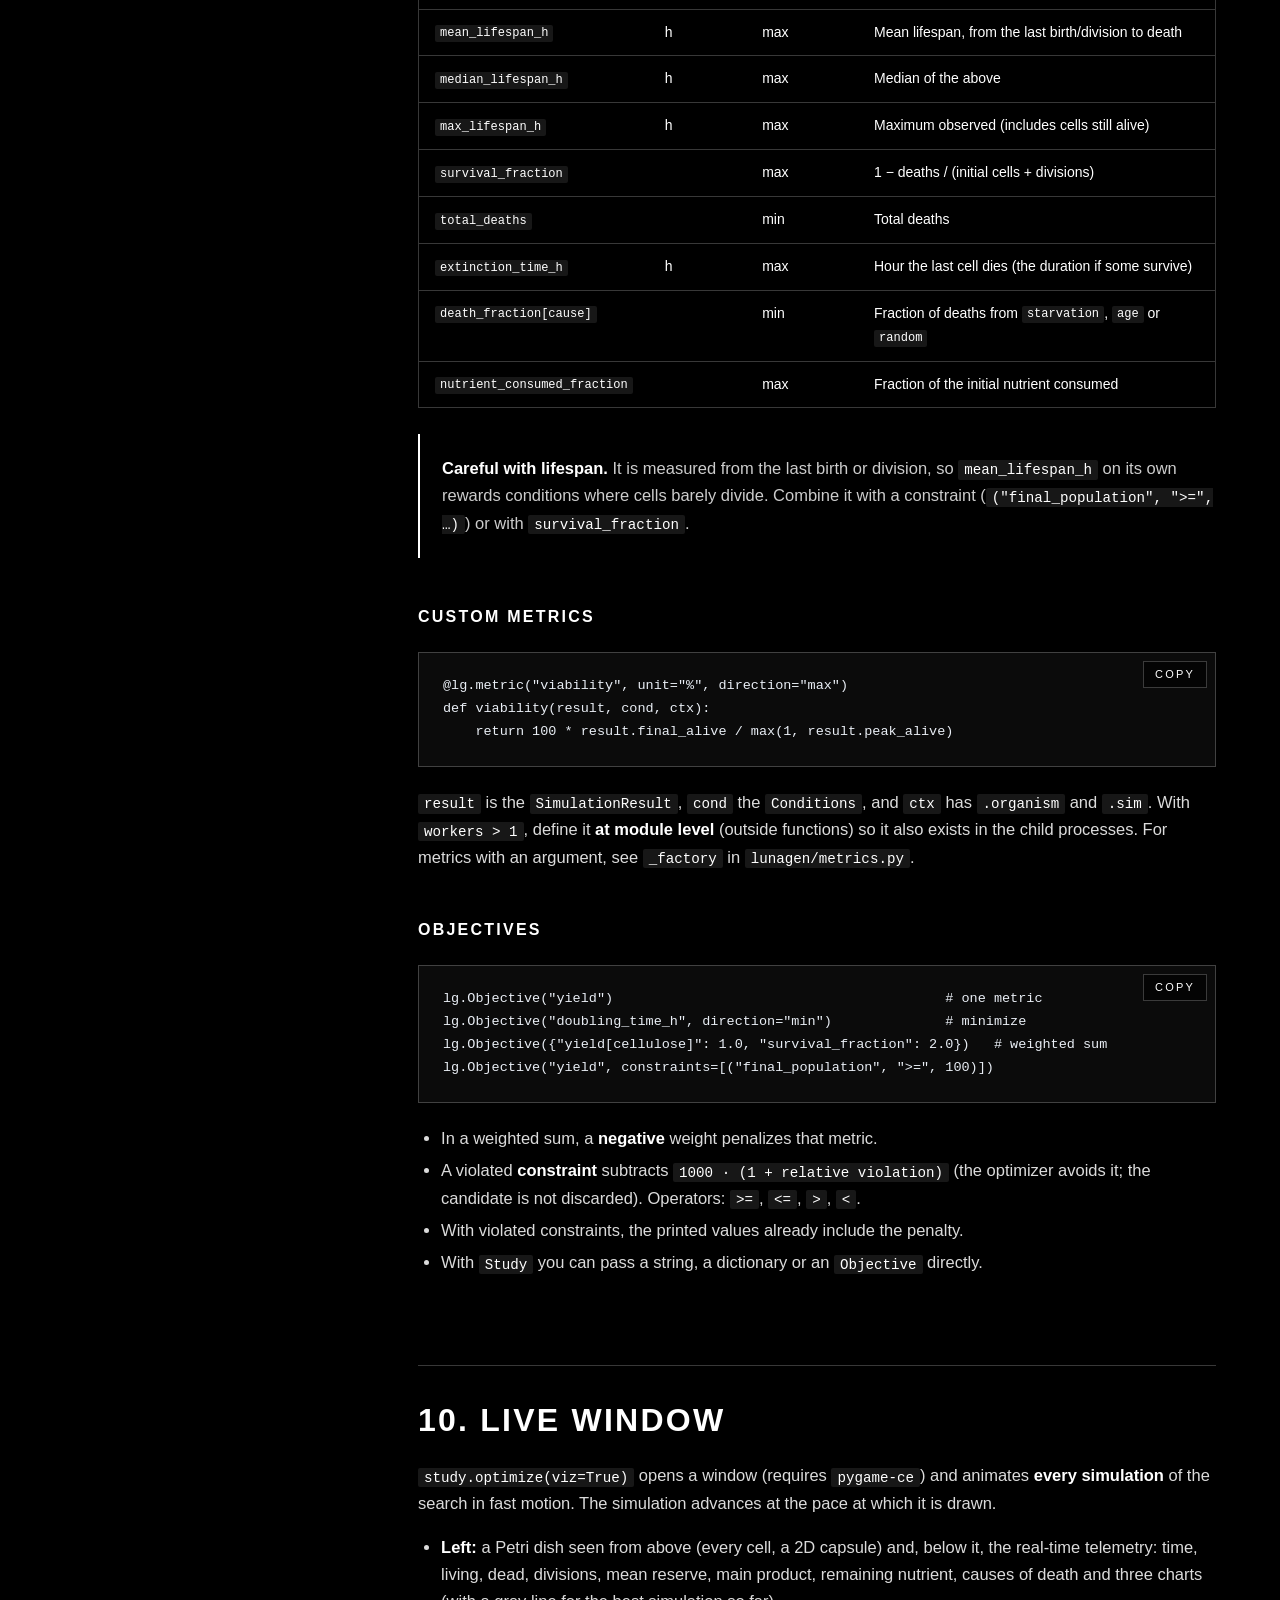
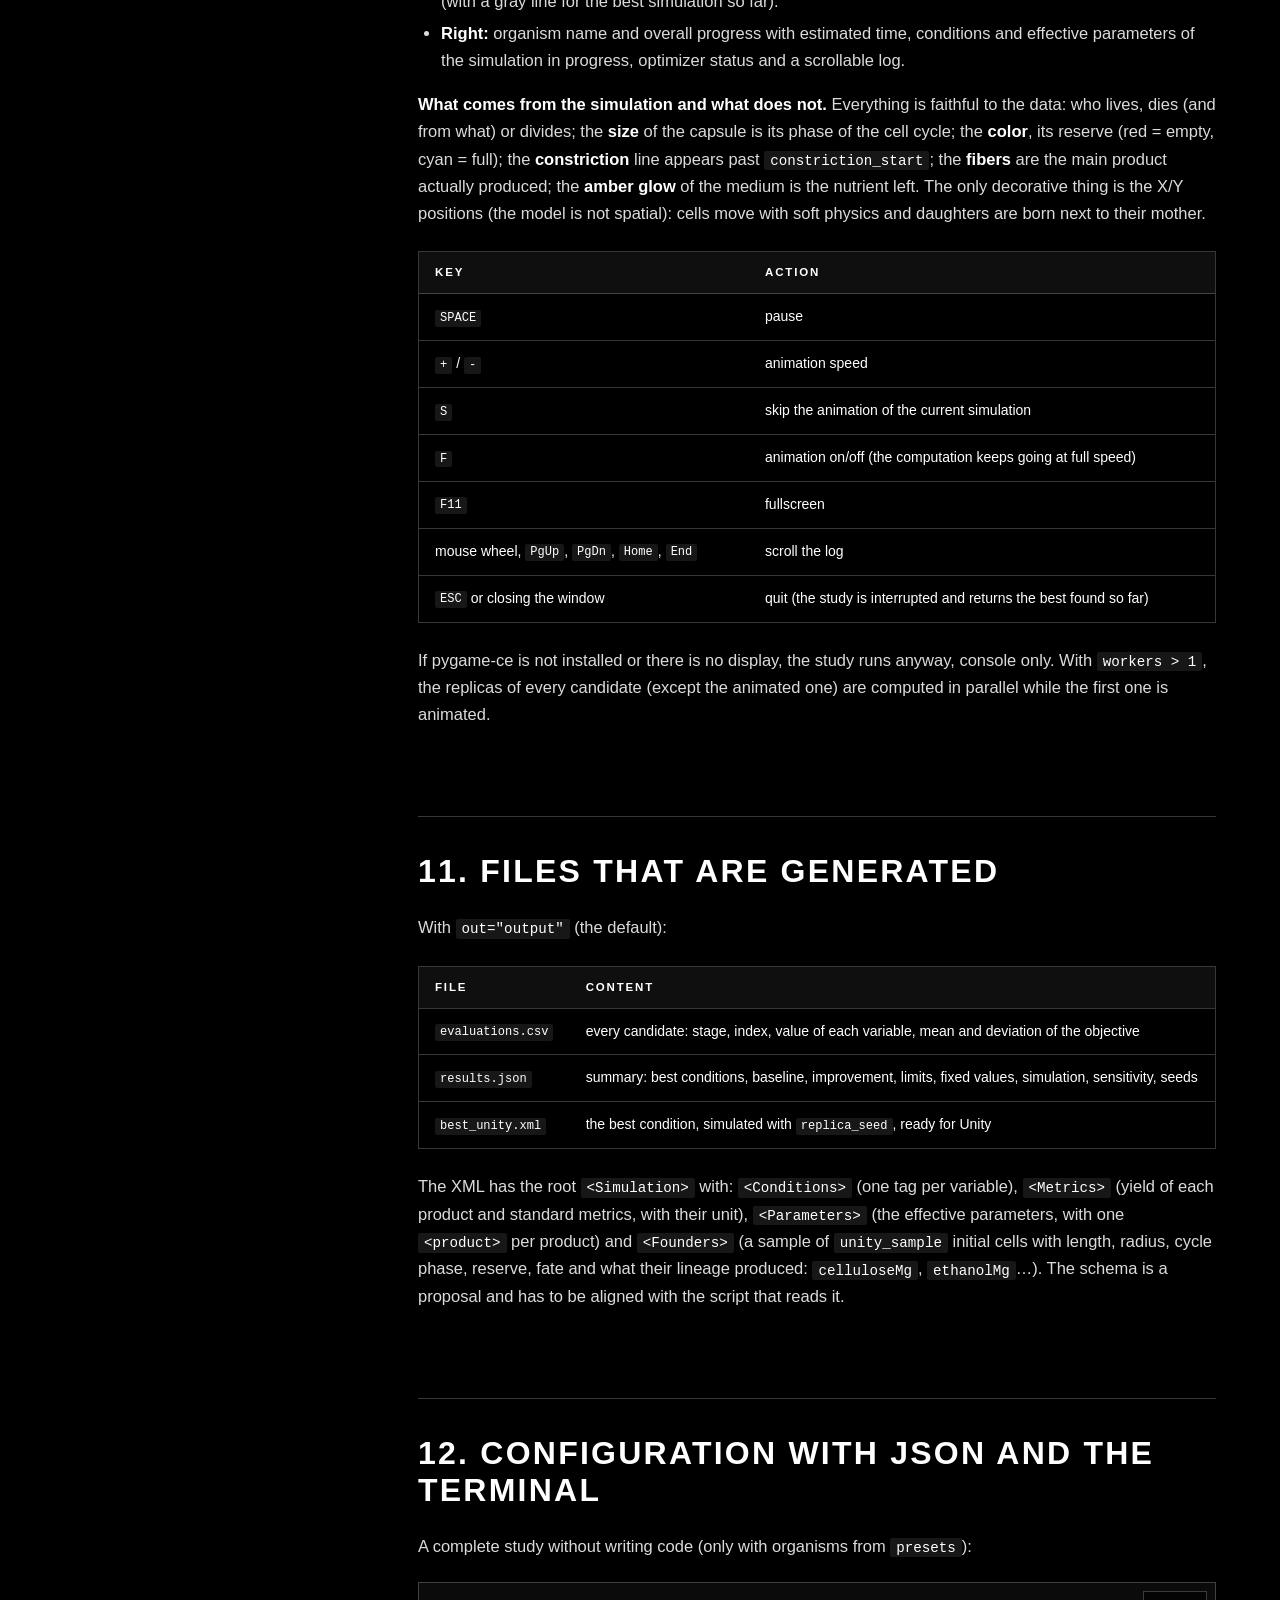
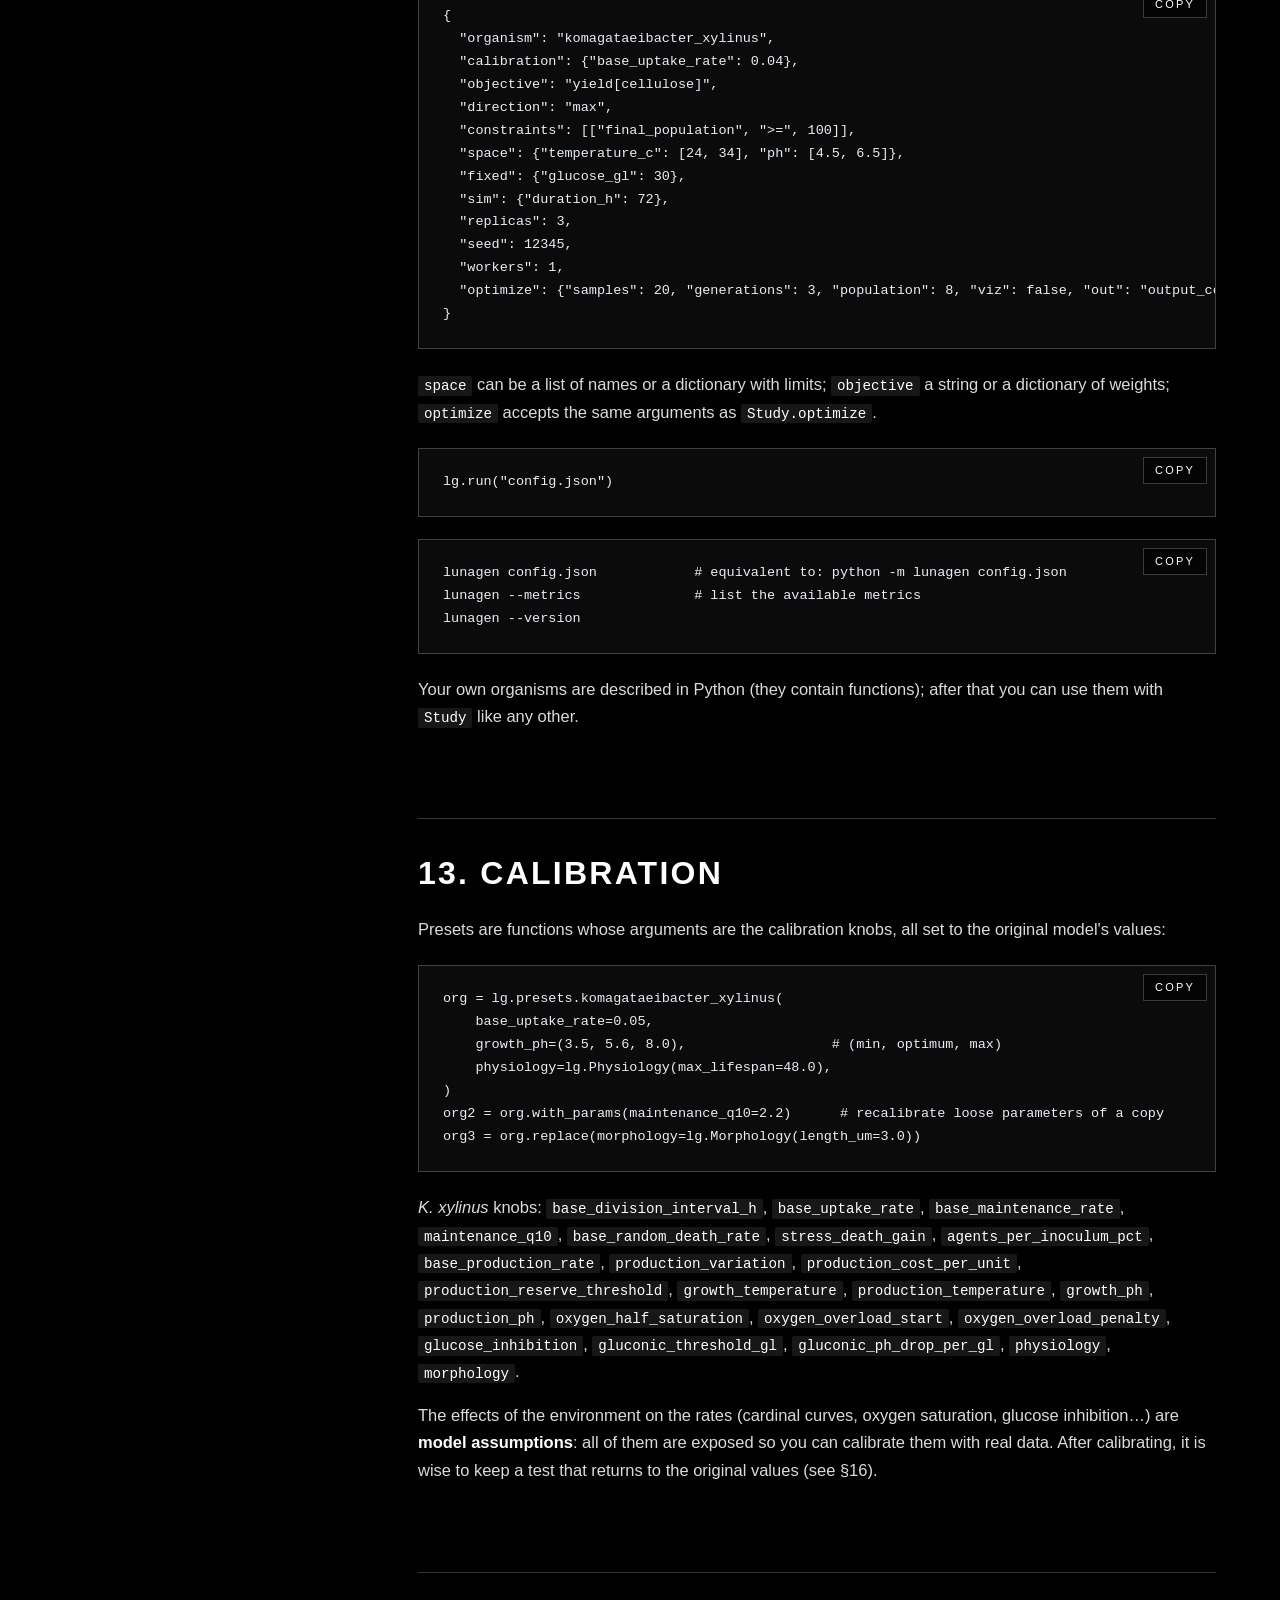
<file: satsh-site/lunagen/docs/index.html>
<!doctype html>
<html lang="en" class="no-js">
<head>
<meta charset="utf-8">
<meta name="viewport" content="width=device-width, initial-scale=1">
<title data-es="Documentación de Lunagen" data-en="Lunagen documentation">Lunagen documentation</title>
<meta name="description" content="Lunagen documentation: installation, the model, how to describe an organism, metrics, optimization, the live window and the API reference." data-es="Documentación de Lunagen en español: instalación, el modelo, cómo describir un organismo, métricas, optimización, ventana en vivo y referencia de la API." data-en="Lunagen documentation: installation, the model, how to describe an organism, metrics, optimization, the live window and the API reference.">
<link rel="canonical" href="https://satsh.org/lunagen/docs/">
<meta name="theme-color" content="#000000">
<meta property="og:type" content="website">
<meta property="og:site_name" content="satsh">
<meta property="og:title" content="Lunagen documentation">
<meta property="og:description" content="Lunagen documentation: installation, the model, how to describe an organism, metrics, optimization, the live window and the API reference.">
<meta property="og:url" content="https://satsh.org/lunagen/docs/">
<meta property="og:image" content="https://satsh.org/assets/img/og-lunagen.png">
<meta name="twitter:card" content="summary_large_image">
<link rel="icon" href="../../favicon.svg" type="image/svg+xml">
<link rel="stylesheet" href="../../assets/css/site.css">
<script>(function(){var r=document.documentElement;r.className=r.className.replace('no-js','js');var l=null;try{l=localStorage.getItem('satsh-lang')}catch(e){}if(l!=='es'&&l!=='en'){l=null;var a=navigator.languages&&navigator.languages.length?navigator.languages:[navigator.language||navigator.userLanguage||'en'];for(var i=0;i<a.length;i++){var c=String(a[i]).toLowerCase();if(c.indexOf('es')===0){l='es';break}if(c.indexOf('en')===0){l='en';break}}}r.lang=l||'en';})();</script>
</head>
<body class="">
<canvas id="stars" aria-hidden="true"></canvas>
<a class="skip" href="#main"><span data-lang="es">Saltar al contenido</span><span data-lang="en">Skip to content</span></a>
<header class="site-header">
  <a class="brand" href="../../" aria-label="satsh">SATSH <small>/ Lunagen / Docs</small></a>
  <button class="nav-toggle" aria-expanded="false" aria-controls="nav" data-aria-es="Menú" data-aria-en="Menu" aria-label="Menu"><span></span></button>
  <nav class="nav" id="nav">
    <a href="../../lunagen/">Lunagen</a><a href="../../lunagen/docs/" aria-current="page"><span data-lang="es">Documentación</span><span data-lang="en">Documentation</span></a><a href="https://pypi.org/project/lunagen/" target="_blank" rel="noopener">PyPI&nbsp;↗</a>
    <div class="lang" role="group" aria-label="Idioma / Language"><button data-set="es" type="button">ES</button><button data-set="en" type="button">EN</button></div>
  </nav>
</header>
<main id="main">
  <section class="docs-hero">
    <p class="eyebrow">Lunagen · v0.1.1</p>
    <h1 class="display"><span data-lang="es">Documentación</span><span data-lang="en">Documentation</span></h1>
    <p><span data-lang="es">Todo lo que necesitas para simular, optimizar y visualizar cultivos con Lunagen: del primer ejemplo a la referencia de la API.</span><span data-lang="en">Everything you need to simulate, optimize and visualize cultures with Lunagen: from the first example to the API reference.</span></p>
    <div class="docs-nav">
      <a class="btn btn--ghost" href="../">← Lunagen</a>
      <a class="btn btn--ghost" href="https://pypi.org/project/lunagen/" target="_blank" rel="noopener">PyPI ↗</a>
    </div>
  </section>
  <div class="docs">
    <button class="btn btn--ghost toc-toggle" type="button"><span data-lang="es">Contenido</span><span data-lang="en">Contents</span></button>
    <nav class="toc" aria-label="Table of contents">
      <p class="toc-title"><span data-lang="es">En esta página</span><span data-lang="en">On this page</span></p>
      <div data-lang="es"><ul><li><a href="#es-1-qué-es-lunagen">1. Qué es lunagen</a></li><li><a href="#es-2-instalación">2. Instalación</a></li><li><a href="#es-3-inicio-rápido">3. Inicio rápido</a></li><li><a href="#es-4-cómo-funciona">4. Cómo funciona</a></li><li><a href="#es-5-el-modelo-de-simulación">5. El modelo de simulación</a></li><li><a href="#es-6-describir-un-organismo">6. Describir un organismo</a><ul><li><a href="#es-las-partes">Las partes</a></li></ul></li><li><a href="#es-7-curvas-de-respuesta">7. Curvas de respuesta</a></li><li><a href="#es-8-estudios-simular-evaluar-y-optimizar">8. Estudios: simular, evaluar y optimizar</a><ul><li><a href="#es-métodos">Métodos</a></li><li><a href="#es-optimize">optimize</a></li></ul></li><li><a href="#es-9-métricas-y-objetivos">9. Métricas y objetivos</a><ul><li><a href="#es-métricas-propias">Métricas propias</a></li><li><a href="#es-objetivos">Objetivos</a></li></ul></li><li><a href="#es-10-ventana-en-vivo">10. Ventana en vivo</a></li><li><a href="#es-11-archivos-que-se-generan">11. Archivos que se generan</a></li><li><a href="#es-12-configuración-con-json-y-terminal">12. Configuración con JSON y terminal</a></li><li><a href="#es-13-calibración">13. Calibración</a></li><li><a href="#es-14-paralelismo-y-reproducibilidad">14. Paralelismo y reproducibilidad</a></li><li><a href="#es-15-referencia-de-la-api">15. Referencia de la API</a></li><li><a href="#es-16-pruebas">16. Pruebas</a></li><li><a href="#es-17-limitaciones-y-preguntas-frecuentes">17. Limitaciones y preguntas frecuentes</a></li></ul></div><div data-lang="en"><ul><li><a href="#en-1-what-is-lunagen">1. What is lunagen</a></li><li><a href="#en-2-installation">2. Installation</a></li><li><a href="#en-3-quick-start">3. Quick start</a></li><li><a href="#en-4-how-it-works">4. How it works</a></li><li><a href="#en-5-the-simulation-model">5. The simulation model</a></li><li><a href="#en-6-describing-an-organism">6. Describing an organism</a><ul><li><a href="#en-the-parts">The parts</a></li></ul></li><li><a href="#en-7-response-curves">7. Response curves</a></li><li><a href="#en-8-studies-simulate-evaluate-and-optimize">8. Studies: simulate, evaluate and optimize</a><ul><li><a href="#en-methods">Methods</a></li><li><a href="#en-optimize">optimize</a></li></ul></li><li><a href="#en-9-metrics-and-objectives">9. Metrics and objectives</a><ul><li><a href="#en-custom-metrics">Custom metrics</a></li><li><a href="#en-objectives">Objectives</a></li></ul></li><li><a href="#en-10-live-window">10. Live window</a></li><li><a href="#en-11-files-that-are-generated">11. Files that are generated</a></li><li><a href="#en-12-configuration-with-json-and-the-terminal">12. Configuration with JSON and the terminal</a></li><li><a href="#en-13-calibration">13. Calibration</a></li><li><a href="#en-14-parallelism-and-reproducibility">14. Parallelism and reproducibility</a></li><li><a href="#en-15-api-reference">15. API reference</a></li><li><a href="#en-16-tests">16. Tests</a></li><li><a href="#en-17-limitations-and-frequently-asked-questions">17. Limitations and frequently asked questions</a></li></ul></div>
    </nav>
    <article class="prose">
      <div data-lang="es" lang="es"><h2 id="es-1-qué-es-lunagen">1. Qué es lunagen</h2>
<p><code>lunagen</code> simula un cultivo célula por célula (un <em>agente</em> por célula, vectorizado con NumPy) y
permite <strong>buscar las condiciones que maximizan o minimizan lo que elijas</strong>. Cada célula tiene una
reserva de energía, un ciclo de división propio, puede morir (por hambre, vejez o azar) y puede
producir uno o varios compuestos.</p>
<p>Nació de un proyecto de celulosa bacteriana (<em>Komagataeibacter xylinus</em>), y se generalizó para que
el motor <strong>no dependa de ningún organismo</strong>: lo específico se declara. Con eso se puede:</p>
<ul>
<li>optimizar la producción de celulosa, de etanol, de proteína u otra biomasa;</li>
<li>medir solo el <strong>tiempo de vida</strong>, solo la <strong>reproducción</strong> o cualquier otra métrica;</li>
<li>elegir con <strong>qué variables</strong> operar y cuáles dejar fijas;</li>
<li>animar cada simulación en una ventana de estilo ciencia ficción;</li>
<li>exportar los mejores resultados a CSV, JSON y XML (para Unity).</li>
</ul>
<p>Un principio de diseño importante: las condiciones del cultivo <strong>no actúan mientras corre la
simulación</strong>. Se traducen <strong>una sola vez</strong> a <em>parámetros efectivos</em>; con ellos constantes, el motor
aplica siempre las mismas ecuaciones.</p>
<h2 id="es-2-instalación">2. Instalación</h2>
<p>Requisitos: Python 3.9 o superior (probado en 3.12) y NumPy.</p>
<pre><code class="language-bash">pip install lunagen                  # núcleo
pip install &quot;lunagen[viz]&quot;           # + pygame-ce y scipy para la ventana en vivo
pip install lunagen-0.1.1-py3-none-any.whl     # desde el archivo .whl
</code></pre>
<ul>
<li><strong>pygame-ce</strong> abre la ventana (<code>viz=True</code>). También funciona con <code>pygame</code> clásico, pero no instales
  los dos a la vez: ambos se importan como <code>pygame</code> y se estorban. <code>pygame-ce</code> suele publicar versiones
  precompiladas para los Python nuevos antes que <code>pygame</code>. Sin ninguno o sin pantalla, <code>optimize</code> sigue funcionando
  y solo imprime en consola.</li>
<li><strong>scipy</strong> es opcional: añade colisiones entre las cápsulas de la ventana. Sin él las células se
  pueden solapar, pero todo lo demás es idéntico.</li>
</ul>
<p>Comprobar la instalación:</p>
<pre><code class="language-bash">python -c &quot;import lunagen; print(lunagen.__version__)&quot;
lunagen --metrics
</code></pre>
<h2 id="es-3-inicio-rápido">3. Inicio rápido</h2>
<pre><code class="language-python">import lunagen as lg

if __name__ == &quot;__main__&quot;:
    organismo = lg.presets.komagataeibacter_xylinus()
    estudio = lg.Study(organismo, objective=&quot;yield[cellulose]&quot;, workers=4)
    resultado = estudio.optimize(samples=60, generations=8, population=16, viz=True)
    print(resultado.best_conditions)       # las mejores condiciones
    print(resultado.best_value)            # g/L de celulosa (validado con semillas nuevas)
</code></pre>
<p>Una simulación suelta, sin optimizar:</p>
<pre><code class="language-python">res = estudio.simulate(temperature_c=29, ph=5.3)
print(res.product_mg[&quot;cellulose&quot;], res.peak_alive, res.deaths_by_cause)
</code></pre>
<h2 id="es-4-cómo-funciona">4. Cómo funciona</h2>
<pre><code> Condiciones ──► Organism.derive ──► Parámetros efectivos ──► Motor (simulate) ──► SimulationResult
 (temperatura,        (leyes y                (constantes)         (agentes)               │
  pH, glucosa…)        factores)                                                            ▼
                                                                        Métricas ──► Objective ──► valor
                                                                                                    ▲
                                                           Study.optimize: línea base → exploración → refinamiento → validación
</code></pre>
<div class="table-wrap"><table>
<thead>
<tr>
<th>Pieza</th>
<th>Módulo</th>
<th>Qué hace</th>
</tr>
</thead>
<tbody>
<tr>
<td><code>Organism</code></td>
<td><code>organism</code></td>
<td>Describe el organismo: variables, factores, leyes, productos.</td>
</tr>
<tr>
<td>motor <code>simulate</code></td>
<td><code>engine</code></td>
<td>Simula un cultivo. Determinista para una semilla.</td>
</tr>
<tr>
<td>métricas / <code>Objective</code></td>
<td><code>metrics</code></td>
<td>Qué se mide y qué se optimiza.</td>
</tr>
<tr>
<td><code>Study</code></td>
<td><code>study</code></td>
<td>Une todo: simula, evalúa y optimiza, con informes y exportación.</td>
</tr>
<tr>
<td>ventana</td>
<td><code>viz</code></td>
<td>Anima cada simulación (se activa con <code>viz=True</code>).</td>
</tr>
<tr>
<td><code>presets</code></td>
<td><code>presets</code></td>
<td>Organismos ya descritos (<em>Komagataeibacter xylinus</em>).</td>
</tr>
<tr>
<td>respuestas</td>
<td><code>responses</code></td>
<td>Curvas combinables: <code>Cardinal</code>, <code>CPM</code>, <code>Saturation</code>…</td>
</tr>
</tbody>
</table></div>
<h2 id="es-5-el-modelo-de-simulación">5. El modelo de simulación</h2>
<p>Unidades: tiempo en <strong>horas</strong>, masa en <strong>miligramos</strong> (por célula), longitudes en <strong>µm</strong>.
En cada paso de tiempo <code>dt</code>, y para cada célula, en este orden:</p>
<ol>
<li><strong>Metabolismo.</strong> Con <code>c = nutriente_restante / nutriente_inicial</code>:
   <code>toma = uptake_rate · c/(Ks + c) · (1 − reserva/capacidad) · dt</code>;
   <code>reserva += toma · rendimiento</code>; <code>reserva −= mantenimiento · dt</code>.
   Si entre todas piden más nutriente del que queda, se reparte proporcionalmente.</li>
<li><strong>Muerte</strong> (prioridad: hambre, vejez, azar).
   <em>Hambre:</em> reserva ≈ 0 durante <code>starvation_tolerance</code> horas.
   <em>Vejez:</em> edad ≥ <code>max_lifespan</code> (solo si <code>max_lifespan &gt; 0</code>).
   <em>Azar:</em> probabilidad <code>1 − exp(−random_death_rate · dt)</code>.</li>
<li><strong>Crecimiento.</strong> <code>escala = clip(reserva / (umbral · capacidad), 0, 1)</code>; el reloj del ciclo avanza
   <code>dt · escala</code> (más lento con poca reserva) y cuesta <code>growth_cost · dt · escala</code>. Con la población
   llena (<code>max_agents</code>) no empiezan a crecer las células que aún no iniciaron el estrangulamiento.</li>
<li><strong>Productos.</strong> Para cada producto: <code>masa = rate · factor_individual · escala_prod · dt</code>, y se gasta
   <code>masa · cost</code> de reserva (nunca más reserva de la que hay).</li>
<li><strong>División.</strong> Al completar el ciclo, la célula se divide en dos hijas que se reparten la reserva a
   partes iguales; la hija hereda el factor individual de producción. Si no cabe, se dividen solo
   algunas, elegidas al azar.</li>
</ol>
<p>Toda la aleatoriedad sale de una semilla, así que <strong>la misma semilla da exactamente el mismo
resultado</strong>. Cada célula inicial tiene una fase distinta del ciclo y variación individual de ciclo y
de producción (<code>variation</code>), que se hereda.</p>
<h2 id="es-6-describir-un-organismo">6. Describir un organismo</h2>
<p>Un <code>Organism</code> es una descripción <strong>declarativa</strong>. Mira <code>lunagen/presets.py</code> (xylinus) y
<code>examples/03_new_organism.py</code> (levadura) como modelos (vienen en el código fuente del paquete, el <code>.tar.gz</code> de PyPI).</p>
<pre><code class="language-python">import lunagen as lg
from lunagen import Cardinal, CPM, Inhibition, Ref, Saturation

org = lg.Organism(
    name=&quot;Mi organismo&quot;,
    nutrient_label=&quot;Azúcar&quot;,                     # nombre del nutriente (solo para mostrar)
    variables=[                                  # qué se puede controlar
        lg.Variable(&quot;temperature_c&quot;, 30.0, (20, 40), &quot;°C&quot;, &quot;Temperatura&quot;, &quot;{:.1f}&quot;),
        lg.Variable(&quot;ph&quot;, 5.5, (4, 7), &quot;&quot;, &quot;pH&quot;, &quot;{:.2f}&quot;),
        lg.Variable(&quot;sugar_gl&quot;, 40.0, (10, 100), &quot;g/L&quot;, &quot;Azúcar&quot;, &quot;{:.0f}&quot;),
        lg.Variable(&quot;inoculum_pct&quot;, 5.0, (1, 15), &quot;%&quot;, &quot;Inóculo&quot;, &quot;{:.1f}&quot;),
    ],
    params=dict(base_cycle_h=2.0, base_uptake=0.04),          # números sueltos calibrables
    factors={                                                  # respuestas entre 0 y 1
        &quot;g_temp&quot;: Cardinal(&quot;temperature_c&quot;, 10, 31, 42),
        &quot;g_ph&quot;: CPM(&quot;ph&quot;, 3.5, 5.5, 8.0),
        &quot;growth&quot;: Ref(&quot;g_temp&quot;) * Ref(&quot;g_ph&quot;),
        &quot;osmotic&quot;: Inhibition(&quot;sugar_gl&quot;, 80.0, 2),
    },
    laws={                                                     # condiciones -&gt; parámetros
        &quot;n_initial&quot;: lambda v: round(v[&quot;inoculum_pct&quot;] * 40),
        &quot;nutrient_mg&quot;: lambda v: v[&quot;sugar_gl&quot;] * v[&quot;volume_l&quot;] * 1000.0,
        &quot;division_interval&quot;: lambda v: v[&quot;base_cycle_h&quot;] / max(v[&quot;growth&quot;], 1e-3),
        &quot;uptake_rate&quot;: lambda v: v[&quot;base_uptake&quot;] * v[&quot;osmotic&quot;],
        &quot;maintenance_rate&quot;: lambda v: 0.002,
        &quot;random_death_rate&quot;: lambda v: 0.001 + 0.01 * (1 - v[&quot;g_temp&quot;]) ** 2,
    },
    products=[lg.Product(&quot;biomass_x&quot;, rate=0.004, law=Ref(&quot;growth&quot;), cost=2.0, label=&quot;Biomasa X&quot;)],
)
</code></pre>
<h3 id="es-las-partes">Las partes</h3>
<p><strong><code>variables</code></strong> — lista de <code>Variable(name, default, bounds, unit, label, fmt)</code>. Son las condiciones que
se pueden fijar u optimizar. <code>bounds</code> son los límites de búsqueda por defecto.</p>
<p><strong><code>params</code></strong> — diccionario de números sueltos que las leyes pueden leer (<code>v["base_cycle_h"]</code>). Sirven
para calibrar sin tocar las fórmulas (<code>org.with_params(base_uptake=0.05)</code>).</p>
<p><strong><code>derived</code></strong> (opcional) — variables calculadas a partir de otras, por ejemplo un pH efectivo:
<code>derived={"ph_eff": lambda v: v["ph"] - 0.03 * max(0, v["glucose_gl"] - 10)}</code>.</p>
<p><strong><code>factors</code></strong> — respuestas intermedias (normalmente entre 0 y 1), definidas con las
<a href="#es-7-curvas-de-respuesta">curvas de respuesta</a>. Se evalúan en orden, así que un factor puede usar los
anteriores con <code>Ref("nombre")</code>.</p>
<p><strong><code>laws</code></strong> — traducen el entorno a los parámetros de la simulación. Cada ley recibe un diccionario <code>v</code>
y devuelve un número. Son <strong>obligatorias</strong> estas seis:</p>
<div class="table-wrap"><table>
<thead>
<tr>
<th>Ley</th>
<th>Significado</th>
<th>Unidad</th>
</tr>
</thead>
<tbody>
<tr>
<td><code>n_initial</code></td>
<td>células iniciales (se limita a <code>[1, max_agents]</code>)</td>
<td>células</td>
</tr>
<tr>
<td><code>nutrient_mg</code></td>
<td>nutriente total inicial del cultivo</td>
<td>mg</td>
</tr>
<tr>
<td><code>division_interval</code></td>
<td>duración del ciclo celular (tope 10 000 h)</td>
<td>h</td>
</tr>
<tr>
<td><code>uptake_rate</code></td>
<td>toma máxima de nutriente por célula</td>
<td>mg/h</td>
</tr>
<tr>
<td><code>maintenance_rate</code></td>
<td>gasto de reserva por mantenimiento</td>
<td>reserva/h</td>
</tr>
<tr>
<td><code>random_death_rate</code></td>
<td>mortalidad por azar</td>
<td>1/h</td>
</tr>
</tbody>
</table></div>
<p>Además, <strong>cualquier campo de <code>Physiology</code></strong> puede ser una ley (p. ej. <code>max_lifespan</code> ligada al pH).
Lo que ve una ley en <code>v</code>: los <code>params</code>, las variables, las derivadas, los factores y tres constantes
de la simulación: <code>volume_l</code>, <code>duration_h</code>, <code>max_agents</code>.</p>
<p><strong><code>products</code></strong> — uno o varios <code>Product(name, rate, law, cost, variation, reserve_threshold, label, unit, color)</code>:</p>
<div class="table-wrap"><table>
<thead>
<tr>
<th>Campo</th>
<th>Significado</th>
</tr>
</thead>
<tbody>
<tr>
<td><code>rate</code></td>
<td>mg / h / célula en condiciones ideales</td>
</tr>
<tr>
<td><code>law</code></td>
<td>efecto del entorno que multiplica <code>rate</code> (una curva; <code>None</code> = constante)</td>
</tr>
<tr>
<td><code>cost</code></td>
<td>reserva consumida por cada mg producido</td>
</tr>
<tr>
<td><code>variation</code></td>
<td>variación individual (±), heredada por las hijas</td>
</tr>
<tr>
<td><code>reserve_threshold</code></td>
<td>fracción de la capacidad por debajo de la cual produce menos</td>
</tr>
<tr>
<td><code>label</code>, <code>unit</code>, <code>color</code></td>
<td>solo para mostrar (ventana e informes)</td>
</tr>
</tbody>
</table></div>
<p>El primer producto es el <strong>principal</strong>: es el que dibuja la ventana como fibras y el que usan por defecto
las métricas sin argumento (<code>"yield"</code> = <code>"yield[&lt;primer producto&gt;]"</code>).</p>
<p><strong><code>physiology</code></strong> (<code>Physiology</code>) — constantes del metabolismo y del ciclo:</p>
<div class="table-wrap"><table>
<thead>
<tr>
<th>Campo</th>
<th>Defecto</th>
<th>Significado</th>
</tr>
</thead>
<tbody>
<tr>
<td><code>half_saturation</code></td>
<td>0.1</td>
<td>constante de saturación del nutriente (fracción del inicial)</td>
</tr>
<tr>
<td><code>yield_coefficient</code></td>
<td>0.5</td>
<td>reserva ganada por mg de nutriente</td>
</tr>
<tr>
<td><code>reserve_capacity</code></td>
<td>0.05</td>
<td>capacidad máxima de reserva</td>
</tr>
<tr>
<td><code>initial_reserve</code></td>
<td>0.6</td>
<td>reserva inicial (fracción de la capacidad)</td>
</tr>
<tr>
<td><code>growth_cost</code></td>
<td>0.004</td>
<td>reserva/h a velocidad de crecimiento completa</td>
</tr>
<tr>
<td><code>growth_reserve_threshold</code></td>
<td>0.3</td>
<td>umbral de reserva para crecer a pleno ritmo</td>
</tr>
<tr>
<td><code>division_variation</code></td>
<td>0.2</td>
<td>variación individual de la duración del ciclo (±)</td>
</tr>
<tr>
<td><code>constriction_start</code></td>
<td>0.7</td>
<td>fracción del ciclo en que empieza el estrangulamiento (visual)</td>
</tr>
<tr>
<td><code>max_lifespan</code></td>
<td>0.0</td>
<td>h; 0 = sin muerte por vejez</td>
</tr>
<tr>
<td><code>starvation_tolerance</code></td>
<td>4.0</td>
<td>h con reserva ≈ 0 antes de morir</td>
</tr>
</tbody>
</table></div>
<p><strong><code>morphology</code></strong> (<code>Morphology</code>) — <code>length_um</code>, <code>radius_um</code>, <code>length_variation</code>, <code>radius_variation</code>.
Solo se usa para la ventana y para el XML de Unity.</p>
<h2 id="es-7-curvas-de-respuesta">7. Curvas de respuesta</h2>
<p>Se combinan con <code>*</code>, <code>+</code>, <code>-</code> y <code>**</code>. Todo parámetro numérico puede darse también como <strong>nombre de un
parámetro</strong> (un texto), para calibrarlo sin tocar el código.</p>
<div class="table-wrap"><table>
<thead>
<tr>
<th>Curva</th>
<th>Descripción</th>
</tr>
</thead>
<tbody>
<tr>
<td><code>Cardinal(var, mín, óptimo, máx)</code></td>
<td>Campana asimétrica (CTMI, Rosso 1993). 0 / 1 / 0 en mín / óptimo / máx. Típica para temperatura. Falla al construirla si no es unimodal con esos valores.</td>
</tr>
<tr>
<td><code>CPM(var, mín, óptimo, máx)</code></td>
<td>Campana (Rosso 1995), unimodal para cualquier <code>mín &lt; óptimo &lt; máx</code>. Típica para pH.</td>
</tr>
<tr>
<td><code>Saturation(var, k, vmax=1, normalized=True)</code></td>
<td>Monod <code>x/(k+x)</code>. Normalizada vale 1 en el máximo.</td>
</tr>
<tr>
<td><code>Inhibition(var, ki, order=2)</code></td>
<td><code>1/(1+(x/ki)^orden)</code>: inhibición por exceso (sustrato, sal…).</td>
</tr>
<tr>
<td><code>Q10(var, q10=2, ref=30)</code></td>
<td>Se multiplica por <code>q10</code> cada +10 unidades sobre la referencia.</td>
</tr>
<tr>
<td><code>Overload(var, start, end=1, penalty=0.5, vmax=1)</code></td>
<td><code>1 − penalidad · smoothstep(inicio, fin, x)</code>: penaliza el exceso.</td>
</tr>
<tr>
<td><code>Gaussian(var, mu, sigma)</code></td>
<td>Campana simétrica.</td>
</tr>
<tr>
<td><code>Hill(var, k, n=2)</code></td>
<td>Respuesta sigmoidea.</td>
</tr>
<tr>
<td><code>Linear(var, slope, intercept, lo, hi)</code></td>
<td>Recta recortada a <code>[lo, hi]</code>.</td>
</tr>
<tr>
<td><code>Ref(nombre)</code></td>
<td>Valor ya calculado de otra variable, factor o parámetro.</td>
</tr>
<tr>
<td><code>Const(valor)</code></td>
<td>Constante.</td>
</tr>
<tr>
<td><code>Func(f)</code></td>
<td>Cualquier función propia: <code>Func(lambda v: v["ph"] * 2)</code>.</td>
</tr>
</tbody>
</table></div>
<p>Ejemplo (crecimiento de <em>K. xylinus</em>):
<code>Cardinal("temperature_c", 12, 31, 40) * CPM("ph_eff", 3.5, 5.5, 8.0) * Saturation("aeration", 0.15)</code>.</p>
<h2 id="es-8-estudios-simular-evaluar-y-optimizar">8. Estudios: simular, evaluar y optimizar</h2>
<pre><code class="language-python">study = lg.Study(
    organism,
    objective=&quot;yield[cellulose]&quot;,      # métrica, diccionario ponderado u Objective
    space=[&quot;temperature_c&quot;, &quot;ph&quot;],     # con qué variables operar (lista o {nombre: (mín, máx)})
    fixed={&quot;glucose_gl&quot;: 30},          # variables que se dejan fijas
    sim={&quot;duration_h&quot;: 96},            # opciones de SimConfig
    replicas=3,                        # réplicas estocásticas por candidata
    seed=12345,
    workers=1,                         # procesos en paralelo
    direction=None,                    # &quot;max&quot; | &quot;min&quot; (por defecto, el de la métrica)
    constraints=[],                    # [(métrica, operador, valor)]
)
</code></pre>
<ul>
<li><strong><code>space</code></strong> admite una lista de nombres (usa los límites del organismo) o un diccionario para
  cambiar los límites. Si se omite, se optimizan todas las variables que no estén en <code>fixed</code>.</li>
<li>Las variables que no están ni en <code>space</code> ni en <code>fixed</code> se quedan en su valor por defecto.</li>
<li><code>SimConfig</code>: <code>duration_h</code> (96), <code>dt_h</code> (0.1), <code>culture_volume_l</code> (0.05), <code>max_agents</code> (3000),
  <code>record_every</code> (10). El volumen solo convierte masas totales en g/L.</li>
</ul>
<h3 id="es-métodos">Métodos</h3>
<div class="table-wrap"><table>
<thead>
<tr>
<th>Método</th>
<th>Qué hace</th>
</tr>
</thead>
<tbody>
<tr>
<td><code>study.simulate(seed=None, observer=None, **condiciones)</code></td>
<td>Una simulación → <code>SimulationResult</code>.</td>
</tr>
<tr>
<td><code>study.evaluate(replicas=None, **condiciones)</code></td>
<td>Varias réplicas + el objetivo → <code>Candidate</code>.</td>
</tr>
<tr>
<td><code>study.metrics(nombres, seed=None, **condiciones)</code></td>
<td>Valores de varias métricas para unas condiciones.</td>
</tr>
<tr>
<td><code>study.conditions(**override)</code></td>
<td>Condiciones por defecto + <code>fixed</code> + lo indicado.</td>
</tr>
<tr>
<td><code>study.optimize(...)</code></td>
<td>Búsqueda completa (abajo).</td>
</tr>
<tr>
<td><code>Study.from_config(cfg)</code></td>
<td>Construye el estudio desde un dict/JSON (devuelve <code>(estudio, opciones)</code>).</td>
</tr>
</tbody>
</table></div>
<h3 id="es-optimize"><code>optimize</code></h3>
<pre><code class="language-python">resultado = study.optimize(
    method=&quot;evolutionary&quot;,   # &quot;evolutionary&quot; | &quot;random&quot; | &quot;grid&quot;
    samples=60,              # candidatas de la exploración (random y evolutionary)
    generations=8,           # generaciones de refinamiento (solo evolutionary)
    population=16,           # hijas por generación
    finalists=3,             # candidatas que pasan a la validación
    grid_levels=3,           # niveles por variable (solo grid)
    sensitivity=True,        # informe de sensibilidad al final
    out=&quot;output&quot;,            # carpeta de salida (None = no escribe archivos)
    unity_sample=200,        # células fundadoras en el XML
    viz=False,               # True abre la ventana en vivo
    seconds_per_sim=4.0,     # duración en pantalla de cada simulación
    fps=45, fullscreen=False,
)
</code></pre>
<p>Etapas (todas se imprimen en consola, y salen también en el log de la ventana):</p>
<ol>
<li><strong>Línea base:</strong> condiciones por defecto, para comparar.</li>
<li><strong>Exploración:</strong> muestreo Latin Hypercube (<code>evolutionary</code>), aleatorio (<code>random</code>) o malla completa (<code>grid</code>).</li>
<li><strong>Refinamiento</strong> (solo <code>evolutionary</code>): cada generación muta a las mejores con ruido gaussiano de
   paso decreciente (empieza en 0.15 del rango y se reduce; más rápido si no mejora).</li>
<li><strong>Validación:</strong> las mejores se reevalúan con <strong>semillas nuevas</strong>, para no quedarse con una
   candidata que ganó por suerte. El ganador es el mejor <em>validado</em>.</li>
<li><strong>Informe:</strong> parámetros efectivos, métricas de una réplica, avisos (población limitada por el tope
   o nutriente sin agotar) y sensibilidad a cada variable.</li>
<li><strong>Exportación:</strong> CSV, JSON y XML.</li>
</ol>
<p>Devuelve un <code>StudyResult</code>:</p>
<div class="table-wrap"><table>
<thead>
<tr>
<th>Campo</th>
<th>Contenido</th>
</tr>
</thead>
<tbody>
<tr>
<td><code>best_conditions</code></td>
<td><code>Conditions</code> ganadoras</td>
</tr>
<tr>
<td><code>best_value</code>, <code>best_std</code></td>
<td>valor y desviación del objetivo en la validación</td>
</tr>
<tr>
<td><code>baseline_value</code>, <code>improvement_pct</code></td>
<td>línea base y mejora relativa</td>
</tr>
<tr>
<td><code>history</code>, <code>validated</code></td>
<td>todas las candidatas evaluadas / las validadas</td>
</tr>
<tr>
<td><code>sensitivity</code></td>
<td><code>{variable: [(valor, objetivo), …]}</code></td>
</tr>
<tr>
<td><code>replica_seed</code></td>
<td>semilla de la réplica descrita y exportada</td>
</tr>
<tr>
<td><code>simulations</code>, <code>elapsed_s</code>, <code>out_dir</code>, <code>interrupted</code></td>
<td>datos de la ejecución</td>
</tr>
</tbody>
</table></div>
<p><code>resultado.top(n)</code> devuelve las <code>n</code> mejores candidatas. Si cierras la ventana antes de terminar, el
estudio se interrumpe y devuelve lo mejor encontrado hasta ese momento (<code>interrupted=True</code>).</p>
<h2 id="es-9-métricas-y-objetivos">9. Métricas y objetivos</h2>
<p>Una <strong>métrica</strong> es un número sacado de una simulación. Se pide por nombre; algunas llevan argumento
entre corchetes (<code>"yield[ethanol]"</code>); sin argumento usan el primer producto (o, en <code>death_fraction</code>,
la causa <code>starvation</code>).</p>
<div class="table-wrap"><table>
<thead>
<tr>
<th>Métrica</th>
<th>Unidad</th>
<th>Sentido</th>
<th>Descripción</th>
</tr>
</thead>
<tbody>
<tr>
<td><code>yield[p]</code></td>
<td>g/L</td>
<td>max</td>
<td>Producto acumulado al final</td>
</tr>
<tr>
<td><code>efficiency[p]</code></td>
<td>g/g</td>
<td>max</td>
<td>Producto por nutriente inicial</td>
</tr>
<tr>
<td><code>productivity[p]</code></td>
<td>g/L/h</td>
<td>max</td>
<td>Rendimiento dividido entre la duración</td>
</tr>
<tr>
<td><code>specific_production[p]</code></td>
<td>mg/(cel·h)</td>
<td>max</td>
<td>Producto por célula y hora viva</td>
</tr>
<tr>
<td><code>peak_population</code></td>
<td>cel</td>
<td>max</td>
<td>Máximo de células vivas</td>
</tr>
<tr>
<td><code>final_population</code></td>
<td>cel</td>
<td>max</td>
<td>Células vivas al terminar</td>
</tr>
<tr>
<td><code>time_to_peak_h</code></td>
<td>h</td>
<td>min</td>
<td>Hora de la población máxima</td>
</tr>
<tr>
<td><code>total_divisions</code></td>
<td></td>
<td>max</td>
<td>Divisiones totales</td>
</tr>
<tr>
<td><code>max_growth_rate</code></td>
<td>1/h</td>
<td>max</td>
<td>Máxima tasa específica de crecimiento (media móvil de 3 puntos)</td>
</tr>
<tr>
<td><code>doubling_time_h</code></td>
<td>h</td>
<td>min</td>
<td>ln 2 / tasa máxima (la duración si no crece)</td>
</tr>
<tr>
<td><code>mean_lifespan_h</code></td>
<td>h</td>
<td>max</td>
<td>Tiempo medio de vida, desde el último nacimiento/división hasta la muerte</td>
</tr>
<tr>
<td><code>median_lifespan_h</code></td>
<td>h</td>
<td>max</td>
<td>Mediana del anterior</td>
</tr>
<tr>
<td><code>max_lifespan_h</code></td>
<td>h</td>
<td>max</td>
<td>Máximo observado (incluye a las que siguen vivas)</td>
</tr>
<tr>
<td><code>survival_fraction</code></td>
<td></td>
<td>max</td>
<td>1 − muertes / (células iniciales + divisiones)</td>
</tr>
<tr>
<td><code>total_deaths</code></td>
<td></td>
<td>min</td>
<td>Muertes totales</td>
</tr>
<tr>
<td><code>extinction_time_h</code></td>
<td>h</td>
<td>max</td>
<td>Hora en que muere la última célula (la duración si sobreviven)</td>
</tr>
<tr>
<td><code>death_fraction[causa]</code></td>
<td></td>
<td>min</td>
<td>Fracción de muertes por <code>starvation</code>, <code>age</code> o <code>random</code></td>
</tr>
<tr>
<td><code>nutrient_consumed_fraction</code></td>
<td></td>
<td>max</td>
<td>Fracción del nutriente inicial consumida</td>
</tr>
</tbody>
</table></div>
<blockquote>
<p><strong>Ojo con el tiempo de vida.</strong> Se mide desde el último nacimiento o división, así que
<code>mean_lifespan_h</code> por sí sola premia condiciones donde las células casi no se dividen. Combínala con
una restricción (<code>("final_population", "&gt;=", …)</code>) o con <code>survival_fraction</code>.</p>
</blockquote>
<h3 id="es-métricas-propias">Métricas propias</h3>
<pre><code class="language-python">@lg.metric(&quot;viabilidad&quot;, unit=&quot;%&quot;, direction=&quot;max&quot;)
def viabilidad(result, cond, ctx):
    return 100 * result.final_alive / max(1, result.peak_alive)
</code></pre>
<p><code>result</code> es el <code>SimulationResult</code>, <code>cond</code> las <code>Conditions</code> y <code>ctx</code> tiene <code>.organism</code> y <code>.sim</code>. Con
<code>workers &gt; 1</code>, defínela <strong>a nivel de módulo</strong> (fuera de funciones) para que exista también en los
procesos hijos. Para métricas con argumento, mira <code>_factory</code> en <code>lunagen/metrics.py</code>.</p>
<h3 id="es-objetivos">Objetivos</h3>
<pre><code class="language-python">lg.Objective(&quot;yield&quot;)                                         # una métrica
lg.Objective(&quot;doubling_time_h&quot;, direction=&quot;min&quot;)              # minimizar
lg.Objective({&quot;yield[cellulose]&quot;: 1.0, &quot;survival_fraction&quot;: 2.0})   # suma ponderada
lg.Objective(&quot;yield&quot;, constraints=[(&quot;final_population&quot;, &quot;&gt;=&quot;, 100)])
</code></pre>
<ul>
<li>En una suma ponderada un peso <strong>negativo</strong> penaliza esa métrica.</li>
<li>Una <strong>restricción</strong> incumplida resta <code>1000 · (1 + violación relativa)</code> (el optimizador la evita; no
  se descarta la candidata). Operadores: <code>&gt;=</code>, <code>&lt;=</code>, <code>&gt;</code>, <code>&lt;</code>.</li>
<li>Con restricciones violadas, los valores impresos ya incluyen la penalización.</li>
<li>Con <code>Study</code> puedes pasar directamente un texto, un diccionario o un <code>Objective</code>.</li>
</ul>
<h2 id="es-10-ventana-en-vivo">10. Ventana en vivo</h2>
<p><code>study.optimize(viz=True)</code> abre una ventana (requiere <code>pygame-ce</code>) y anima <strong>cada simulación</strong> de la
búsqueda en cámara rápida. La simulación avanza al ritmo al que se dibuja.</p>
<ul>
<li><strong>Izquierda:</strong> caja Petri vista desde arriba (cada célula, una cápsula 2D) y, debajo, la telemetría
  en tiempo real: tiempo, vivas, muertas, divisiones, reserva media, producto principal, nutriente
  restante, causas de muerte y tres gráficas (con una línea gris para la mejor simulación hasta ahora).</li>
<li><strong>Derecha:</strong> nombre del organismo y progreso global con tiempo estimado, condiciones y parámetros
  efectivos de la simulación en curso, estado del optimizador y log con scroll.</li>
</ul>
<p><strong>Qué viene de la simulación y qué no.</strong> Todo es fiel a los datos: quién vive, muere (y de qué) o se
divide; el <strong>tamaño</strong> de la cápsula es su fase del ciclo celular; el <strong>color</strong>, su reserva (rojo =
vacía, cian = llena); la línea de <strong>estrangulamiento</strong> aparece al pasar <code>constriction_start</code>; las
<strong>fibras</strong> son el producto principal realmente producido; el <strong>brillo ámbar</strong> del medio es el
nutriente que queda. Lo único decorativo son las posiciones X/Y (el modelo no es espacial): las
células se mueven con una física suave y las hijas nacen pegadas a su madre.</p>
<div class="table-wrap"><table>
<thead>
<tr>
<th>Tecla</th>
<th>Acción</th>
</tr>
</thead>
<tbody>
<tr>
<td><code>ESPACIO</code></td>
<td>pausa</td>
</tr>
<tr>
<td><code>+</code> / <code>-</code></td>
<td>velocidad de la animación</td>
</tr>
<tr>
<td><code>S</code></td>
<td>saltar la animación de la simulación en curso</td>
</tr>
<tr>
<td><code>F</code></td>
<td>animación activada/desactivada (el cálculo sigue a máxima velocidad)</td>
</tr>
<tr>
<td><code>F11</code></td>
<td>pantalla completa</td>
</tr>
<tr>
<td>rueda del ratón, <code>RePág</code>, <code>AvPág</code>, <code>Inicio</code>, <code>Fin</code></td>
<td>desplazar el log</td>
</tr>
<tr>
<td><code>ESC</code> o cerrar la ventana</td>
<td>salir (el estudio se interrumpe y devuelve lo mejor hasta entonces)</td>
</tr>
</tbody>
</table></div>
<p>Si pygame-ce no está instalado o no hay pantalla, el estudio corre igual, solo en consola. Con
<code>workers &gt; 1</code>, las réplicas de cada candidata (salvo la animada) se calculan en paralelo mientras se
anima la primera.</p>
<h2 id="es-11-archivos-que-se-generan">11. Archivos que se generan</h2>
<p>Con <code>out="output"</code> (por defecto):</p>
<div class="table-wrap"><table>
<thead>
<tr>
<th>Archivo</th>
<th>Contenido</th>
</tr>
</thead>
<tbody>
<tr>
<td><code>evaluations.csv</code></td>
<td>cada candidata: etapa, índice, valor de cada variable, media y desviación del objetivo</td>
</tr>
<tr>
<td><code>results.json</code></td>
<td>resumen: mejores condiciones, línea base, mejora, límites, fijas, simulación, sensibilidad, semillas</td>
</tr>
<tr>
<td><code>best_unity.xml</code></td>
<td>la mejor condición, simulada con la <code>replica_seed</code>, lista para Unity</td>
</tr>
</tbody>
</table></div>
<p>El XML tiene la raíz <code>&lt;Simulation&gt;</code> con: <code>&lt;Conditions&gt;</code> (una etiqueta por variable), <code>&lt;Metrics&gt;</code>
(rendimiento de cada producto y métricas estándar, con su unidad), <code>&lt;Parameters&gt;</code> (los parámetros
efectivos, con un <code>&lt;product&gt;</code> por producto) y <code>&lt;Founders&gt;</code> (muestra de <code>unity_sample</code> células
iniciales con longitud, radio, fase del ciclo, reserva, destino y lo producido por su linaje:
<code>celluloseMg</code>, <code>ethanolMg</code>…). El esquema es una propuesta y hay que alinearlo con el script que lo lee.</p>
<h2 id="es-12-configuración-con-json-y-terminal">12. Configuración con JSON y terminal</h2>
<p>Un estudio completo sin escribir código (solo con organismos de <code>presets</code>):</p>
<pre><code class="language-json">{
  &quot;organism&quot;: &quot;komagataeibacter_xylinus&quot;,
  &quot;calibration&quot;: {&quot;base_uptake_rate&quot;: 0.04},
  &quot;objective&quot;: &quot;yield[cellulose]&quot;,
  &quot;direction&quot;: &quot;max&quot;,
  &quot;constraints&quot;: [[&quot;final_population&quot;, &quot;&gt;=&quot;, 100]],
  &quot;space&quot;: {&quot;temperature_c&quot;: [24, 34], &quot;ph&quot;: [4.5, 6.5]},
  &quot;fixed&quot;: {&quot;glucose_gl&quot;: 30},
  &quot;sim&quot;: {&quot;duration_h&quot;: 72},
  &quot;replicas&quot;: 3,
  &quot;seed&quot;: 12345,
  &quot;workers&quot;: 1,
  &quot;optimize&quot;: {&quot;samples&quot;: 20, &quot;generations&quot;: 3, &quot;population&quot;: 8, &quot;viz&quot;: false, &quot;out&quot;: &quot;output_config&quot;}
}
</code></pre>
<p><code>space</code> puede ser una lista de nombres o un diccionario con límites; <code>objective</code> un texto o un
diccionario de pesos; <code>optimize</code> admite los mismos argumentos que <code>Study.optimize</code>.</p>
<pre><code class="language-python">lg.run(&quot;config.json&quot;)
</code></pre>
<pre><code class="language-bash">lunagen config.json            # equivale a: python -m lunagen config.json
lunagen --metrics              # lista las métricas disponibles
lunagen --version
</code></pre>
<p>Los organismos propios se describen en Python (contienen funciones); luego se pueden usar con <code>Study</code>
como cualquier otro.</p>
<h2 id="es-13-calibración">13. Calibración</h2>
<p>Los presets son funciones cuyos argumentos son las perillas de calibración, todos con el valor del
modelo original:</p>
<pre><code class="language-python">org = lg.presets.komagataeibacter_xylinus(
    base_uptake_rate=0.05,
    growth_ph=(3.5, 5.6, 8.0),                  # (mín, óptimo, máx)
    physiology=lg.Physiology(max_lifespan=48.0),
)
org2 = org.with_params(maintenance_q10=2.2)      # recalibrar parámetros sueltos de una copia
org3 = org.replace(morphology=lg.Morphology(length_um=3.0))
</code></pre>
<p>Perillas de <em>K. xylinus</em>: <code>base_division_interval_h</code>, <code>base_uptake_rate</code>, <code>base_maintenance_rate</code>,
<code>maintenance_q10</code>, <code>base_random_death_rate</code>, <code>stress_death_gain</code>, <code>agents_per_inoculum_pct</code>,
<code>base_production_rate</code>, <code>production_variation</code>, <code>production_cost_per_unit</code>,
<code>production_reserve_threshold</code>, <code>growth_temperature</code>, <code>production_temperature</code>, <code>growth_ph</code>,
<code>production_ph</code>, <code>oxygen_half_saturation</code>, <code>oxygen_overload_start</code>, <code>oxygen_overload_penalty</code>,
<code>glucose_inhibition</code>, <code>gluconic_threshold_gl</code>, <code>gluconic_ph_drop_per_gl</code>, <code>physiology</code>, <code>morphology</code>.</p>
<p>Los efectos del entorno sobre las tasas (curvas cardinales, saturación de oxígeno, inhibición por
glucosa…) son <strong>supuestos del modelo</strong>: están todos expuestos para calibrarlos con datos reales.
Tras calibrar, conviene mantener una prueba que vuelva a los valores originales (ver §16).</p>
<h2 id="es-14-paralelismo-y-reproducibilidad">14. Paralelismo y reproducibilidad</h2>
<ul>
<li><strong>Semillas.</strong> Todo es determinista para una semilla. La búsqueda usa <code>seed + 1000 + i</code> y la
  validación <code>seed + 50000 + i</code>. Usar las mismas semillas para todas las candidatas hace la
  comparación más justa.</li>
<li><strong><code>workers</code>.</strong> Con <code>workers &gt; 1</code> se usan procesos (método <code>spawn</code>, seguro junto a la ventana). Solo
  viajan datos entre procesos (parámetros y resultados), así que se pueden usar organismos con
  funciones <code>lambda</code>. El script debe llevar el resguardo <code>if __name__ == "__main__":</code>.</li>
<li>Las <strong>métricas propias</strong> deben estar definidas a nivel de módulo (ver §9).</li>
<li><code>max_agents</code> limita el número de células vivas por rendimiento. Si el informe avisa de que la
  población estuvo limitada por el tope, el resultado depende de ese tope: valora subirlo.</li>
</ul>
<h2 id="es-15-referencia-de-la-api">15. Referencia de la API</h2>
<pre><code class="language-python">import lunagen as lg
</code></pre>
<p><strong>Núcleo</strong></p>
<div class="table-wrap"><table>
<thead>
<tr>
<th>Nombre</th>
<th>Descripción</th>
</tr>
</thead>
<tbody>
<tr>
<td><code>lg.Study</code></td>
<td>Simular, evaluar y optimizar (§8).</td>
</tr>
<tr>
<td><code>lg.StudyResult</code>, <code>lg.Candidate</code></td>
<td>Resultados de <code>optimize</code> y de una evaluación.</td>
</tr>
<tr>
<td><code>lg.run(config)</code></td>
<td>Ejecuta un estudio desde un dict o JSON.</td>
</tr>
<tr>
<td><code>lg.Organism</code>, <code>lg.Variable</code>, <code>lg.Product</code>, <code>lg.Conditions</code></td>
<td>Descripción del organismo (§6). <code>Conditions</code> es de solo lectura: <code>c["ph"]</code>, <code>c.ph</code>, <code>c.replace(ph=6)</code>, <code>c.to_dict()</code>.</td>
</tr>
<tr>
<td><code>lg.SimConfig</code>, <code>lg.Physiology</code>, <code>lg.Morphology</code></td>
<td>Configuración de simulación, fisiología y forma.</td>
</tr>
<tr>
<td><code>lg.simulate(params, sim, seed, morphology, observer)</code></td>
<td>Motor de bajo nivel; <code>params</code> sale de <code>Organism.derive(cond, sim)</code>.</td>
</tr>
<tr>
<td><code>lg.SimulationResult</code></td>
<td>Resultado de una simulación (abajo).</td>
</tr>
<tr>
<td><code>lg.presets</code></td>
<td><code>komagataeibacter_xylinus(...)</code>, <code>load(nombre, **calibración)</code>, <code>PRESETS</code>.</td>
</tr>
</tbody>
</table></div>
<p><strong>Métricas y curvas</strong></p>
<div class="table-wrap"><table>
<thead>
<tr>
<th>Nombre</th>
<th>Descripción</th>
</tr>
</thead>
<tbody>
<tr>
<td><code>lg.metric</code>, <code>lg.get_metric</code>, <code>lg.available_metrics</code></td>
<td>Registrar, obtener y listar métricas.</td>
</tr>
<tr>
<td><code>lg.Objective</code>, <code>lg.Metric</code>, <code>lg.Context</code>, <code>lg.report_values</code></td>
<td>Objetivos y utilidades de informe.</td>
</tr>
<tr>
<td><code>lg.Cardinal</code>, <code>CPM</code>, <code>Saturation</code>, <code>Inhibition</code>, <code>Q10</code>, <code>Overload</code>, <code>Gaussian</code>, <code>Hill</code>, <code>Linear</code>, <code>Const</code>, <code>Ref</code>, <code>Func</code>, <code>Effect</code></td>
<td>Curvas de respuesta (§7).</td>
</tr>
</tbody>
</table></div>
<p><strong><code>SimulationResult</code></strong></p>
<div class="table-wrap"><table>
<thead>
<tr>
<th>Campo</th>
<th>Contenido</th>
</tr>
</thead>
<tbody>
<tr>
<td><code>times</code>, <code>alive</code>, <code>dead</code>, <code>nutrient_mg</code>, <code>mean_reserve</code></td>
<td>series temporales (un punto cada <code>record_every</code> pasos)</td>
</tr>
<tr>
<td><code>product_series</code></td>
<td><code>{producto: producido acumulado (mg) en el tiempo}</code></td>
</tr>
<tr>
<td><code>product_mg</code></td>
<td><code>{producto: total producido (mg)}</code></td>
</tr>
<tr>
<td><code>nutrient_initial_mg</code>, <code>nutrient_final_mg</code></td>
<td>nutriente inicial y final (mg)</td>
</tr>
<tr>
<td><code>n_initial</code>, <code>duration_h</code>, <code>volume_l</code></td>
<td>datos de la simulación</td>
</tr>
<tr>
<td><code>peak_alive</code>, <code>time_of_peak_h</code>, <code>final_alive</code></td>
<td>población</td>
</tr>
<tr>
<td><code>total_deaths</code>, <code>deaths_by_cause</code>, <code>total_divisions</code>, <code>capped_steps</code></td>
<td>eventos</td>
</tr>
<tr>
<td><code>lifespans</code>, <code>survivor_ages</code>, <code>death_times</code></td>
<td>tiempos de vida (h desde el último nacimiento/división)</td>
</tr>
<tr>
<td><code>founders</code></td>
<td>registro de las células iniciales (para Unity)</td>
</tr>
</tbody>
</table></div>
<p><strong>Observador.</strong> <code>simulate(..., observer=f)</code> llama a <code>f(StepInfo)</code> al final de cada paso con las
células vivas (<code>uids</code>, <code>reserve</code>, <code>age_frac</code>), las muertes y divisiones de ese paso y los totales. El
observador solo <strong>lee</strong>: los resultados son idénticos con o sin él. Así funciona la ventana.</p>
<h2 id="es-16-pruebas">16. Pruebas</h2>
<pre><code class="language-bash">python tests/test_regression.py     # la librería == el modelo original, bit a bit
python tests/test_library.py        # métricas, objetivos, validaciones, varios productos, paralelo, exportación
</code></pre>
<p>Las pruebas vienen en el código fuente del paquete (el <code>.tar.gz</code> de PyPI). <code>test_regression.py</code> compara contra <code>tests/legacy_bacillus_model.py</code> (copia del modelo original):
5 condiciones × 3 semillas, con parámetros, series, fundadoras y totales exactamente iguales. Si
cambias el motor, esta prueba debe seguir pasando.</p>
<h2 id="es-17-limitaciones-y-preguntas-frecuentes">17. Limitaciones y preguntas frecuentes</h2>
<ul>
<li><strong>Las posiciones X/Y de la ventana son decorativas.</strong> El modelo no es espacial.</li>
<li><strong>Los efectos del entorno son supuestos</strong> (curvas, inhibición, ácido glucónico…). Calíbralos con datos
  reales antes de sacar conclusiones biológicas.</li>
<li><strong>El tiempo de vida se mide desde el último nacimiento o división</strong> (ver §9).</li>
<li><strong>El esquema del XML</strong> para Unity es una propuesta: alinéalo con tu lector.</li>
<li><strong>Rendimiento:</strong> cada simulación tarda decenas o cientos de milisegundos; la animación es lo que
  consume tiempo (<code>seconds_per_sim</code>, o <code>F</code> para desactivarla).</li>
<li><strong>¿Puedo usar un organismo propio con <code>lunagen config.json</code>?</strong> No: contienen funciones. Descríbelo en
  Python y úsalo con <code>Study</code>.</li>
<li><strong>¿Por qué <code>if __name__ == "__main__":</code>?</strong> Con varios procesos, cada proceso hijo vuelve a importar
  el script; sin ese resguardo se relanzaría el estudio.</li>
<li><strong>La ventana no abre.</strong> Instala <code>pygame-ce</code> (<code>pip install "lunagen[viz]"</code>); si no hay pantalla, el estudio
  corre solo en consola.</li>
</ul></div>
      <div data-lang="en" lang="en"><h2 id="en-1-what-is-lunagen">1. What is lunagen</h2>
<p><code>lunagen</code> simulates a culture cell by cell (one <em>agent</em> per cell, vectorized with NumPy) and lets you
<strong>search for the conditions that maximize or minimize whatever you choose</strong>. Every cell has an energy
reserve and its own division cycle, it can die (from starvation, old age or chance) and it can produce
one or several compounds.</p>
<p>It was born from a bacterial cellulose project (<em>Komagataeibacter xylinus</em>) and generalized so that the
engine <strong>does not depend on any particular organism</strong>: everything specific is declared. With that you can:</p>
<ul>
<li>optimize the production of cellulose, ethanol, protein or any other biomass;</li>
<li>measure only <strong>lifespan</strong>, only <strong>reproduction</strong>, or any other metric;</li>
<li>choose <strong>which variables</strong> to work with and which to keep fixed;</li>
<li>animate every simulation in a sci-fi style live window;</li>
<li>export the best results to CSV, JSON and XML (for Unity).</li>
</ul>
<p>One important design principle: culture conditions <strong>do not act while the simulation runs</strong>. They are
translated <strong>once</strong> into <em>effective parameters</em>; with those held constant, the engine always applies the
same equations.</p>
<h2 id="en-2-installation">2. Installation</h2>
<p>Requirements: Python 3.9 or later (tested on 3.12) and NumPy.</p>
<pre><code class="language-bash">pip install lunagen                  # core
pip install &quot;lunagen[viz]&quot;           # + pygame-ce and scipy for the live window
pip install lunagen-0.1.1-py3-none-any.whl     # from the .whl file
</code></pre>
<ul>
<li><strong>pygame-ce</strong> opens the window (<code>viz=True</code>). It also works with classic <code>pygame</code>, but do not install
  both at once: they are both imported as <code>pygame</code> and get in each other's way. <code>pygame-ce</code> usually
  publishes prebuilt packages for new Python versions before <code>pygame</code> does. Without either one, or without
  a display, <code>optimize</code> still works and just prints to the console.</li>
<li><strong>scipy</strong> is optional: it adds collisions between the capsules in the window. Without it the cells can
  overlap, but everything else is identical.</li>
</ul>
<p>Check the installation:</p>
<pre><code class="language-bash">python -c &quot;import lunagen; print(lunagen.__version__)&quot;
lunagen --metrics
</code></pre>
<h2 id="en-3-quick-start">3. Quick start</h2>
<pre><code class="language-python">import lunagen as lg

if __name__ == &quot;__main__&quot;:
    organism = lg.presets.komagataeibacter_xylinus()
    study = lg.Study(organism, objective=&quot;yield[cellulose]&quot;, workers=4)
    result = study.optimize(samples=60, generations=8, population=16, viz=True)
    print(result.best_conditions)       # the best conditions
    print(result.best_value)            # g/L of cellulose (validated with fresh seeds)
</code></pre>
<p>A single simulation, without optimizing:</p>
<pre><code class="language-python">res = study.simulate(temperature_c=29, ph=5.3)
print(res.product_mg[&quot;cellulose&quot;], res.peak_alive, res.deaths_by_cause)
</code></pre>
<h2 id="en-4-how-it-works">4. How it works</h2>
<pre><code> Conditions ──► Organism.derive ──► Effective parameters ──► Engine (simulate) ──► SimulationResult
 (temperature,       (laws and             (constants)             (agents)               │
  pH, glucose…)       factors)                                                             ▼
                                                                      Metrics ──► Objective ──► value
                                                                                                  ▲
                                                     Study.optimize: baseline → exploration → refinement → validation
</code></pre>
<div class="table-wrap"><table>
<thead>
<tr>
<th>Piece</th>
<th>Module</th>
<th>What it does</th>
</tr>
</thead>
<tbody>
<tr>
<td><code>Organism</code></td>
<td><code>organism</code></td>
<td>Describes the organism: variables, factors, laws, products.</td>
</tr>
<tr>
<td><code>simulate</code> engine</td>
<td><code>engine</code></td>
<td>Simulates one culture. Deterministic for a given seed.</td>
</tr>
<tr>
<td>metrics / <code>Objective</code></td>
<td><code>metrics</code></td>
<td>What is measured and what is optimized.</td>
</tr>
<tr>
<td><code>Study</code></td>
<td><code>study</code></td>
<td>Ties it all together: simulates, evaluates and optimizes, with reports and export.</td>
</tr>
<tr>
<td>window</td>
<td><code>viz</code></td>
<td>Animates every simulation (enabled with <code>viz=True</code>).</td>
</tr>
<tr>
<td><code>presets</code></td>
<td><code>presets</code></td>
<td>Ready-made organisms (<em>Komagataeibacter xylinus</em>).</td>
</tr>
<tr>
<td>responses</td>
<td><code>responses</code></td>
<td>Composable curves: <code>Cardinal</code>, <code>CPM</code>, <code>Saturation</code>…</td>
</tr>
</tbody>
</table></div>
<h2 id="en-5-the-simulation-model">5. The simulation model</h2>
<p>Units: time in <strong>hours</strong>, mass in <strong>milligrams</strong> (per cell), lengths in <strong>µm</strong>.
At every time step <code>dt</code>, and for every cell, in this order:</p>
<ol>
<li><strong>Metabolism.</strong> With <code>c = remaining_nutrient / initial_nutrient</code>:
   <code>uptake = uptake_rate · c/(Ks + c) · (1 − reserve/capacity) · dt</code>;
   <code>reserve += uptake · yield</code>; <code>reserve −= maintenance · dt</code>.
   If together the cells ask for more nutrient than is left, it is shared out proportionally.</li>
<li><strong>Death</strong> (priority: starvation, old age, chance).
   <em>Starvation:</em> reserve ≈ 0 for <code>starvation_tolerance</code> hours.
   <em>Old age:</em> age ≥ <code>max_lifespan</code> (only if <code>max_lifespan &gt; 0</code>).
   <em>Chance:</em> probability <code>1 − exp(−random_death_rate · dt)</code>.</li>
<li><strong>Growth.</strong> <code>scale = clip(reserve / (threshold · capacity), 0, 1)</code>; the cycle clock advances
   <code>dt · scale</code> (slower with a low reserve) and costs <code>growth_cost · dt · scale</code>. With a full population
   (<code>max_agents</code>), cells that have not yet started constriction do not start growing.</li>
<li><strong>Products.</strong> For each product: <code>mass = rate · individual_factor · product_scale · dt</code>, and
   <code>mass · cost</code> of reserve is spent (never more reserve than is available).</li>
<li><strong>Division.</strong> When the cycle is complete, the cell divides into two daughters that share the reserve
   equally; the daughter inherits the individual production factor. If there is no room, only some divide,
   chosen at random.</li>
</ol>
<p>All randomness comes from a seed, so <strong>the same seed gives exactly the same result</strong>. Every initial cell
starts in a different phase of its cycle and has individual variation in cycle and production
(<code>variation</code>), which is inherited.</p>
<h2 id="en-6-describing-an-organism">6. Describing an organism</h2>
<p>An <code>Organism</code> is a <strong>declarative</strong> description. See <code>lunagen/presets.py</code> (xylinus) and
<code>examples/03_new_organism.py</code> (yeast) as models (both ship in the package's source distribution, the
<code>.tar.gz</code> on PyPI).</p>
<pre><code class="language-python">import lunagen as lg
from lunagen import Cardinal, CPM, Inhibition, Ref, Saturation

org = lg.Organism(
    name=&quot;My organism&quot;,
    nutrient_label=&quot;Sugar&quot;,                      # nutrient name (display only)
    variables=[                                  # what can be controlled
        lg.Variable(&quot;temperature_c&quot;, 30.0, (20, 40), &quot;°C&quot;, &quot;Temperature&quot;, &quot;{:.1f}&quot;),
        lg.Variable(&quot;ph&quot;, 5.5, (4, 7), &quot;&quot;, &quot;pH&quot;, &quot;{:.2f}&quot;),
        lg.Variable(&quot;sugar_gl&quot;, 40.0, (10, 100), &quot;g/L&quot;, &quot;Sugar&quot;, &quot;{:.0f}&quot;),
        lg.Variable(&quot;inoculum_pct&quot;, 5.0, (1, 15), &quot;%&quot;, &quot;Inoculum&quot;, &quot;{:.1f}&quot;),
    ],
    params=dict(base_cycle_h=2.0, base_uptake=0.04),          # loose, tunable numbers
    factors={                                                  # responses between 0 and 1
        &quot;g_temp&quot;: Cardinal(&quot;temperature_c&quot;, 10, 31, 42),
        &quot;g_ph&quot;: CPM(&quot;ph&quot;, 3.5, 5.5, 8.0),
        &quot;growth&quot;: Ref(&quot;g_temp&quot;) * Ref(&quot;g_ph&quot;),
        &quot;osmotic&quot;: Inhibition(&quot;sugar_gl&quot;, 80.0, 2),
    },
    laws={                                                     # conditions -&gt; parameters
        &quot;n_initial&quot;: lambda v: round(v[&quot;inoculum_pct&quot;] * 40),
        &quot;nutrient_mg&quot;: lambda v: v[&quot;sugar_gl&quot;] * v[&quot;volume_l&quot;] * 1000.0,
        &quot;division_interval&quot;: lambda v: v[&quot;base_cycle_h&quot;] / max(v[&quot;growth&quot;], 1e-3),
        &quot;uptake_rate&quot;: lambda v: v[&quot;base_uptake&quot;] * v[&quot;osmotic&quot;],
        &quot;maintenance_rate&quot;: lambda v: 0.002,
        &quot;random_death_rate&quot;: lambda v: 0.001 + 0.01 * (1 - v[&quot;g_temp&quot;]) ** 2,
    },
    products=[lg.Product(&quot;biomass_x&quot;, rate=0.004, law=Ref(&quot;growth&quot;), cost=2.0, label=&quot;Biomass X&quot;)],
)
</code></pre>
<h3 id="en-the-parts">The parts</h3>
<p><strong><code>variables</code></strong> — a list of <code>Variable(name, default, bounds, unit, label, fmt)</code>. These are the conditions
that can be fixed or optimized. <code>bounds</code> are the default search limits.</p>
<p><strong><code>params</code></strong> — a dictionary of loose numbers that the laws can read (<code>v["base_cycle_h"]</code>). They let you
calibrate without touching the formulas (<code>org.with_params(base_uptake=0.05)</code>).</p>
<p><strong><code>derived</code></strong> (optional) — variables computed from other ones, for example an effective pH:
<code>derived={"ph_eff": lambda v: v["ph"] - 0.03 * max(0, v["glucose_gl"] - 10)}</code>.</p>
<p><strong><code>factors</code></strong> — intermediate responses (normally between 0 and 1), defined with the
<a href="#en-7-response-curves">response curves</a>. They are evaluated in order, so a factor can use the previous ones
with <code>Ref("name")</code>.</p>
<p><strong><code>laws</code></strong> — translate the environment into simulation parameters. Each law receives a dictionary <code>v</code>
and returns a number. These six are <strong>required</strong>:</p>
<div class="table-wrap"><table>
<thead>
<tr>
<th>Law</th>
<th>Meaning</th>
<th>Unit</th>
</tr>
</thead>
<tbody>
<tr>
<td><code>n_initial</code></td>
<td>initial cells (limited to <code>[1, max_agents]</code>)</td>
<td>cells</td>
</tr>
<tr>
<td><code>nutrient_mg</code></td>
<td>total initial nutrient of the culture</td>
<td>mg</td>
</tr>
<tr>
<td><code>division_interval</code></td>
<td>length of the cell cycle (capped at 10 000 h)</td>
<td>h</td>
</tr>
<tr>
<td><code>uptake_rate</code></td>
<td>maximum nutrient uptake per cell</td>
<td>mg/h</td>
</tr>
<tr>
<td><code>maintenance_rate</code></td>
<td>reserve spent on maintenance</td>
<td>reserve/h</td>
</tr>
<tr>
<td><code>random_death_rate</code></td>
<td>death by chance</td>
<td>1/h</td>
</tr>
</tbody>
</table></div>
<p>In addition, <strong>any <code>Physiology</code> field</strong> can be a law (e.g. <code>max_lifespan</code> tied to pH).
What a law sees in <code>v</code>: the <code>params</code>, the variables, the derived values, the factors and three simulation
constants: <code>volume_l</code>, <code>duration_h</code>, <code>max_agents</code>.</p>
<p><strong><code>products</code></strong> — one or several <code>Product(name, rate, law, cost, variation, reserve_threshold, label, unit, color)</code>:</p>
<div class="table-wrap"><table>
<thead>
<tr>
<th>Field</th>
<th>Meaning</th>
</tr>
</thead>
<tbody>
<tr>
<td><code>rate</code></td>
<td>mg / h / cell in ideal conditions</td>
</tr>
<tr>
<td><code>law</code></td>
<td>environmental effect that multiplies <code>rate</code> (a curve; <code>None</code> = constant)</td>
</tr>
<tr>
<td><code>cost</code></td>
<td>reserve consumed per mg produced</td>
</tr>
<tr>
<td><code>variation</code></td>
<td>individual variation (±), inherited by the daughters</td>
</tr>
<tr>
<td><code>reserve_threshold</code></td>
<td>fraction of the capacity below which it produces less</td>
</tr>
<tr>
<td><code>label</code>, <code>unit</code>, <code>color</code></td>
<td>display only (window and reports)</td>
</tr>
</tbody>
</table></div>
<p>The first product is the <strong>main</strong> one: it is the one the window draws as fibers and the one used by default
by metrics without an argument (<code>"yield"</code> = <code>"yield[&lt;first product&gt;]"</code>).</p>
<p><strong><code>physiology</code></strong> (<code>Physiology</code>) — constants of metabolism and the cycle:</p>
<div class="table-wrap"><table>
<thead>
<tr>
<th>Field</th>
<th>Default</th>
<th>Meaning</th>
</tr>
</thead>
<tbody>
<tr>
<td><code>half_saturation</code></td>
<td>0.1</td>
<td>nutrient saturation constant (fraction of the initial amount)</td>
</tr>
<tr>
<td><code>yield_coefficient</code></td>
<td>0.5</td>
<td>reserve gained per mg of nutrient</td>
</tr>
<tr>
<td><code>reserve_capacity</code></td>
<td>0.05</td>
<td>maximum reserve capacity</td>
</tr>
<tr>
<td><code>initial_reserve</code></td>
<td>0.6</td>
<td>initial reserve (fraction of capacity)</td>
</tr>
<tr>
<td><code>growth_cost</code></td>
<td>0.004</td>
<td>reserve/h at full growth speed</td>
</tr>
<tr>
<td><code>growth_reserve_threshold</code></td>
<td>0.3</td>
<td>reserve threshold for growing at full pace</td>
</tr>
<tr>
<td><code>division_variation</code></td>
<td>0.2</td>
<td>individual variation of the cycle length (±)</td>
</tr>
<tr>
<td><code>constriction_start</code></td>
<td>0.7</td>
<td>fraction of the cycle at which constriction starts (visual)</td>
</tr>
<tr>
<td><code>max_lifespan</code></td>
<td>0.0</td>
<td>h; 0 = no death by old age</td>
</tr>
<tr>
<td><code>starvation_tolerance</code></td>
<td>4.0</td>
<td>h with reserve ≈ 0 before dying</td>
</tr>
</tbody>
</table></div>
<p><strong><code>morphology</code></strong> (<code>Morphology</code>) — <code>length_um</code>, <code>radius_um</code>, <code>length_variation</code>, <code>radius_variation</code>.
Used only for the window and the Unity XML.</p>
<h2 id="en-7-response-curves">7. Response curves</h2>
<p>They combine with <code>*</code>, <code>+</code>, <code>-</code> and <code>**</code>. Any numeric parameter can also be given as the <strong>name of a
parameter</strong> (a string), so you can calibrate without touching the code.</p>
<div class="table-wrap"><table>
<thead>
<tr>
<th>Curve</th>
<th>Description</th>
</tr>
</thead>
<tbody>
<tr>
<td><code>Cardinal(var, min, optimum, max)</code></td>
<td>Asymmetric bell (CTMI, Rosso 1993). 0 / 1 / 0 at min / optimum / max. Typical for temperature. Fails when built if it is not unimodal with those values.</td>
</tr>
<tr>
<td><code>CPM(var, min, optimum, max)</code></td>
<td>Bell (Rosso 1995), unimodal for any <code>min &lt; optimum &lt; max</code>. Typical for pH.</td>
</tr>
<tr>
<td><code>Saturation(var, k, vmax=1, normalized=True)</code></td>
<td>Monod <code>x/(k+x)</code>. Normalized, it equals 1 at the maximum.</td>
</tr>
<tr>
<td><code>Inhibition(var, ki, order=2)</code></td>
<td><code>1/(1+(x/ki)^order)</code>: inhibition by excess (substrate, salt…).</td>
</tr>
<tr>
<td><code>Q10(var, q10=2, ref=30)</code></td>
<td>Multiplied by <code>q10</code> for every +10 units above the reference.</td>
</tr>
<tr>
<td><code>Overload(var, start, end=1, penalty=0.5, vmax=1)</code></td>
<td><code>1 − penalty · smoothstep(start, end, x)</code>: penalizes excess.</td>
</tr>
<tr>
<td><code>Gaussian(var, mu, sigma)</code></td>
<td>Symmetric bell.</td>
</tr>
<tr>
<td><code>Hill(var, k, n=2)</code></td>
<td>Sigmoid response.</td>
</tr>
<tr>
<td><code>Linear(var, slope, intercept, lo, hi)</code></td>
<td>Line clipped to <code>[lo, hi]</code>.</td>
</tr>
<tr>
<td><code>Ref(name)</code></td>
<td>Already-computed value of another variable, factor or parameter.</td>
</tr>
<tr>
<td><code>Const(value)</code></td>
<td>Constant.</td>
</tr>
<tr>
<td><code>Func(f)</code></td>
<td>Any function of your own: <code>Func(lambda v: v["ph"] * 2)</code>.</td>
</tr>
</tbody>
</table></div>
<p>Example (growth of <em>K. xylinus</em>):
<code>Cardinal("temperature_c", 12, 31, 40) * CPM("ph_eff", 3.5, 5.5, 8.0) * Saturation("aeration", 0.15)</code>.</p>
<h2 id="en-8-studies-simulate-evaluate-and-optimize">8. Studies: simulate, evaluate and optimize</h2>
<pre><code class="language-python">study = lg.Study(
    organism,
    objective=&quot;yield[cellulose]&quot;,      # metric, weighted dictionary or an Objective
    space=[&quot;temperature_c&quot;, &quot;ph&quot;],     # which variables to work with (list or {name: (min, max)})
    fixed={&quot;glucose_gl&quot;: 30},          # variables that stay fixed
    sim={&quot;duration_h&quot;: 96},            # SimConfig options
    replicas=3,                        # stochastic replicas per candidate
    seed=12345,
    workers=1,                         # parallel processes
    direction=None,                    # &quot;max&quot; | &quot;min&quot; (by default, the metric's own)
    constraints=[],                    # [(metric, operator, value)]
)
</code></pre>
<ul>
<li><strong><code>space</code></strong> accepts a list of names (using the organism's limits) or a dictionary to change the limits.
  If omitted, every variable not in <code>fixed</code> is optimized.</li>
<li>Variables that are in neither <code>space</code> nor <code>fixed</code> stay at their default value.</li>
<li><code>SimConfig</code>: <code>duration_h</code> (96), <code>dt_h</code> (0.1), <code>culture_volume_l</code> (0.05), <code>max_agents</code> (3000),
  <code>record_every</code> (10). The volume only converts total masses into g/L.</li>
</ul>
<h3 id="en-methods">Methods</h3>
<div class="table-wrap"><table>
<thead>
<tr>
<th>Method</th>
<th>What it does</th>
</tr>
</thead>
<tbody>
<tr>
<td><code>study.simulate(seed=None, observer=None, **conditions)</code></td>
<td>A single simulation → <code>SimulationResult</code>.</td>
</tr>
<tr>
<td><code>study.evaluate(replicas=None, **conditions)</code></td>
<td>Several replicas + the objective → <code>Candidate</code>.</td>
</tr>
<tr>
<td><code>study.metrics(names, seed=None, **conditions)</code></td>
<td>Values of several metrics for some conditions.</td>
</tr>
<tr>
<td><code>study.conditions(**override)</code></td>
<td>Default conditions + <code>fixed</code> + whatever you indicate.</td>
</tr>
<tr>
<td><code>study.optimize(...)</code></td>
<td>Full search (below).</td>
</tr>
<tr>
<td><code>Study.from_config(cfg)</code></td>
<td>Builds the study from a dict/JSON (returns <code>(study, options)</code>).</td>
</tr>
</tbody>
</table></div>
<h3 id="en-optimize"><code>optimize</code></h3>
<pre><code class="language-python">result = study.optimize(
    method=&quot;evolutionary&quot;,   # &quot;evolutionary&quot; | &quot;random&quot; | &quot;grid&quot;
    samples=60,              # exploration candidates (random and evolutionary)
    generations=8,           # refinement generations (evolutionary only)
    population=16,           # daughters per generation
    finalists=3,             # candidates that go on to validation
    grid_levels=3,           # levels per variable (grid only)
    sensitivity=True,        # sensitivity report at the end
    out=&quot;output&quot;,            # output folder (None = write no files)
    unity_sample=200,        # founder cells in the XML
    viz=False,               # True opens the live window
    seconds_per_sim=4.0,     # on-screen duration of each simulation
    fps=45, fullscreen=False,
)
</code></pre>
<p>Stages (all printed to the console, and also shown in the window's log):</p>
<ol>
<li><strong>Baseline:</strong> default conditions, for comparison.</li>
<li><strong>Exploration:</strong> Latin Hypercube sampling (<code>evolutionary</code>), random (<code>random</code>) or a full grid (<code>grid</code>).</li>
<li><strong>Refinement</strong> (<code>evolutionary</code> only): each generation mutates the best candidates with Gaussian noise
   of decreasing step (starting at 0.15 of the range and shrinking; faster if there is no improvement).</li>
<li><strong>Validation:</strong> the best ones are re-evaluated with <strong>fresh seeds</strong>, so you do not keep a candidate
   that won by luck. The winner is the best <em>validated</em> one.</li>
<li><strong>Report:</strong> effective parameters, single-replica metrics, warnings (population limited by the cap or
   nutrient left over) and sensitivity to each variable.</li>
<li><strong>Export:</strong> CSV, JSON and XML.</li>
</ol>
<p>It returns a <code>StudyResult</code>:</p>
<div class="table-wrap"><table>
<thead>
<tr>
<th>Field</th>
<th>Content</th>
</tr>
</thead>
<tbody>
<tr>
<td><code>best_conditions</code></td>
<td>winning <code>Conditions</code></td>
</tr>
<tr>
<td><code>best_value</code>, <code>best_std</code></td>
<td>value and deviation of the objective in validation</td>
</tr>
<tr>
<td><code>baseline_value</code>, <code>improvement_pct</code></td>
<td>baseline and relative improvement</td>
</tr>
<tr>
<td><code>history</code>, <code>validated</code></td>
<td>every candidate evaluated / the validated ones</td>
</tr>
<tr>
<td><code>sensitivity</code></td>
<td><code>{variable: [(value, objective), …]}</code></td>
</tr>
<tr>
<td><code>replica_seed</code></td>
<td>seed of the replica that is described and exported</td>
</tr>
<tr>
<td><code>simulations</code>, <code>elapsed_s</code>, <code>out_dir</code>, <code>interrupted</code></td>
<td>run data</td>
</tr>
</tbody>
</table></div>
<p><code>result.top(n)</code> returns the <code>n</code> best candidates. If you close the window before it finishes, the study is
interrupted and returns the best found so far (<code>interrupted=True</code>).</p>
<h2 id="en-9-metrics-and-objectives">9. Metrics and objectives</h2>
<p>A <strong>metric</strong> is a number extracted from a simulation. You ask for it by name; some take an argument in
square brackets (<code>"yield[ethanol]"</code>); without an argument they use the first product (or, in
<code>death_fraction</code>, the cause <code>starvation</code>).</p>
<div class="table-wrap"><table>
<thead>
<tr>
<th>Metric</th>
<th>Unit</th>
<th>Direction</th>
<th>Description</th>
</tr>
</thead>
<tbody>
<tr>
<td><code>yield[p]</code></td>
<td>g/L</td>
<td>max</td>
<td>Product accumulated at the end</td>
</tr>
<tr>
<td><code>efficiency[p]</code></td>
<td>g/g</td>
<td>max</td>
<td>Product per initial nutrient</td>
</tr>
<tr>
<td><code>productivity[p]</code></td>
<td>g/L/h</td>
<td>max</td>
<td>Yield divided by the duration</td>
</tr>
<tr>
<td><code>specific_production[p]</code></td>
<td>mg/(cell·h)</td>
<td>max</td>
<td>Product per cell per living hour</td>
</tr>
<tr>
<td><code>peak_population</code></td>
<td>cells</td>
<td>max</td>
<td>Maximum number of living cells</td>
</tr>
<tr>
<td><code>final_population</code></td>
<td>cells</td>
<td>max</td>
<td>Living cells at the end</td>
</tr>
<tr>
<td><code>time_to_peak_h</code></td>
<td>h</td>
<td>min</td>
<td>Hour of the maximum population</td>
</tr>
<tr>
<td><code>total_divisions</code></td>
<td></td>
<td>max</td>
<td>Total cell divisions</td>
</tr>
<tr>
<td><code>max_growth_rate</code></td>
<td>1/h</td>
<td>max</td>
<td>Maximum specific growth rate (3-point moving average)</td>
</tr>
<tr>
<td><code>doubling_time_h</code></td>
<td>h</td>
<td>min</td>
<td>ln 2 / maximum rate (the duration if it does not grow)</td>
</tr>
<tr>
<td><code>mean_lifespan_h</code></td>
<td>h</td>
<td>max</td>
<td>Mean lifespan, from the last birth/division to death</td>
</tr>
<tr>
<td><code>median_lifespan_h</code></td>
<td>h</td>
<td>max</td>
<td>Median of the above</td>
</tr>
<tr>
<td><code>max_lifespan_h</code></td>
<td>h</td>
<td>max</td>
<td>Maximum observed (includes cells still alive)</td>
</tr>
<tr>
<td><code>survival_fraction</code></td>
<td></td>
<td>max</td>
<td>1 − deaths / (initial cells + divisions)</td>
</tr>
<tr>
<td><code>total_deaths</code></td>
<td></td>
<td>min</td>
<td>Total deaths</td>
</tr>
<tr>
<td><code>extinction_time_h</code></td>
<td>h</td>
<td>max</td>
<td>Hour the last cell dies (the duration if some survive)</td>
</tr>
<tr>
<td><code>death_fraction[cause]</code></td>
<td></td>
<td>min</td>
<td>Fraction of deaths from <code>starvation</code>, <code>age</code> or <code>random</code></td>
</tr>
<tr>
<td><code>nutrient_consumed_fraction</code></td>
<td></td>
<td>max</td>
<td>Fraction of the initial nutrient consumed</td>
</tr>
</tbody>
</table></div>
<blockquote>
<p><strong>Careful with lifespan.</strong> It is measured from the last birth or division, so <code>mean_lifespan_h</code> on its
own rewards conditions where cells barely divide. Combine it with a constraint
(<code>("final_population", "&gt;=", …)</code>) or with <code>survival_fraction</code>.</p>
</blockquote>
<h3 id="en-custom-metrics">Custom metrics</h3>
<pre><code class="language-python">@lg.metric(&quot;viability&quot;, unit=&quot;%&quot;, direction=&quot;max&quot;)
def viability(result, cond, ctx):
    return 100 * result.final_alive / max(1, result.peak_alive)
</code></pre>
<p><code>result</code> is the <code>SimulationResult</code>, <code>cond</code> the <code>Conditions</code>, and <code>ctx</code> has <code>.organism</code> and <code>.sim</code>. With
<code>workers &gt; 1</code>, define it <strong>at module level</strong> (outside functions) so it also exists in the child processes.
For metrics with an argument, see <code>_factory</code> in <code>lunagen/metrics.py</code>.</p>
<h3 id="en-objectives">Objectives</h3>
<pre><code class="language-python">lg.Objective(&quot;yield&quot;)                                         # one metric
lg.Objective(&quot;doubling_time_h&quot;, direction=&quot;min&quot;)              # minimize
lg.Objective({&quot;yield[cellulose]&quot;: 1.0, &quot;survival_fraction&quot;: 2.0})   # weighted sum
lg.Objective(&quot;yield&quot;, constraints=[(&quot;final_population&quot;, &quot;&gt;=&quot;, 100)])
</code></pre>
<ul>
<li>In a weighted sum, a <strong>negative</strong> weight penalizes that metric.</li>
<li>A violated <strong>constraint</strong> subtracts <code>1000 · (1 + relative violation)</code> (the optimizer avoids it; the
  candidate is not discarded). Operators: <code>&gt;=</code>, <code>&lt;=</code>, <code>&gt;</code>, <code>&lt;</code>.</li>
<li>With violated constraints, the printed values already include the penalty.</li>
<li>With <code>Study</code> you can pass a string, a dictionary or an <code>Objective</code> directly.</li>
</ul>
<h2 id="en-10-live-window">10. Live window</h2>
<p><code>study.optimize(viz=True)</code> opens a window (requires <code>pygame-ce</code>) and animates <strong>every simulation</strong> of the
search in fast motion. The simulation advances at the pace at which it is drawn.</p>
<ul>
<li><strong>Left:</strong> a Petri dish seen from above (every cell, a 2D capsule) and, below it, the real-time telemetry:
  time, living, dead, divisions, mean reserve, main product, remaining nutrient, causes of death and three
  charts (with a gray line for the best simulation so far).</li>
<li><strong>Right:</strong> organism name and overall progress with estimated time, conditions and effective parameters of
  the simulation in progress, optimizer status and a scrollable log.</li>
</ul>
<p><strong>What comes from the simulation and what does not.</strong> Everything is faithful to the data: who lives, dies
(and from what) or divides; the <strong>size</strong> of the capsule is its phase of the cell cycle; the <strong>color</strong>, its
reserve (red = empty, cyan = full); the <strong>constriction</strong> line appears past <code>constriction_start</code>; the
<strong>fibers</strong> are the main product actually produced; the <strong>amber glow</strong> of the medium is the nutrient left.
The only decorative thing is the X/Y positions (the model is not spatial): cells move with soft physics
and daughters are born next to their mother.</p>
<div class="table-wrap"><table>
<thead>
<tr>
<th>Key</th>
<th>Action</th>
</tr>
</thead>
<tbody>
<tr>
<td><code>SPACE</code></td>
<td>pause</td>
</tr>
<tr>
<td><code>+</code> / <code>-</code></td>
<td>animation speed</td>
</tr>
<tr>
<td><code>S</code></td>
<td>skip the animation of the current simulation</td>
</tr>
<tr>
<td><code>F</code></td>
<td>animation on/off (the computation keeps going at full speed)</td>
</tr>
<tr>
<td><code>F11</code></td>
<td>fullscreen</td>
</tr>
<tr>
<td>mouse wheel, <code>PgUp</code>, <code>PgDn</code>, <code>Home</code>, <code>End</code></td>
<td>scroll the log</td>
</tr>
<tr>
<td><code>ESC</code> or closing the window</td>
<td>quit (the study is interrupted and returns the best found so far)</td>
</tr>
</tbody>
</table></div>
<p>If pygame-ce is not installed or there is no display, the study runs anyway, console only. With
<code>workers &gt; 1</code>, the replicas of every candidate (except the animated one) are computed in parallel while the
first one is animated.</p>
<h2 id="en-11-files-that-are-generated">11. Files that are generated</h2>
<p>With <code>out="output"</code> (the default):</p>
<div class="table-wrap"><table>
<thead>
<tr>
<th>File</th>
<th>Content</th>
</tr>
</thead>
<tbody>
<tr>
<td><code>evaluations.csv</code></td>
<td>every candidate: stage, index, value of each variable, mean and deviation of the objective</td>
</tr>
<tr>
<td><code>results.json</code></td>
<td>summary: best conditions, baseline, improvement, limits, fixed values, simulation, sensitivity, seeds</td>
</tr>
<tr>
<td><code>best_unity.xml</code></td>
<td>the best condition, simulated with <code>replica_seed</code>, ready for Unity</td>
</tr>
</tbody>
</table></div>
<p>The XML has the root <code>&lt;Simulation&gt;</code> with: <code>&lt;Conditions&gt;</code> (one tag per variable), <code>&lt;Metrics&gt;</code> (yield of each
product and standard metrics, with their unit), <code>&lt;Parameters&gt;</code> (the effective parameters, with one
<code>&lt;product&gt;</code> per product) and <code>&lt;Founders&gt;</code> (a sample of <code>unity_sample</code> initial cells with length, radius,
cycle phase, reserve, fate and what their lineage produced: <code>celluloseMg</code>, <code>ethanolMg</code>…). The schema is a
proposal and has to be aligned with the script that reads it.</p>
<h2 id="en-12-configuration-with-json-and-the-terminal">12. Configuration with JSON and the terminal</h2>
<p>A complete study without writing code (only with organisms from <code>presets</code>):</p>
<pre><code class="language-json">{
  &quot;organism&quot;: &quot;komagataeibacter_xylinus&quot;,
  &quot;calibration&quot;: {&quot;base_uptake_rate&quot;: 0.04},
  &quot;objective&quot;: &quot;yield[cellulose]&quot;,
  &quot;direction&quot;: &quot;max&quot;,
  &quot;constraints&quot;: [[&quot;final_population&quot;, &quot;&gt;=&quot;, 100]],
  &quot;space&quot;: {&quot;temperature_c&quot;: [24, 34], &quot;ph&quot;: [4.5, 6.5]},
  &quot;fixed&quot;: {&quot;glucose_gl&quot;: 30},
  &quot;sim&quot;: {&quot;duration_h&quot;: 72},
  &quot;replicas&quot;: 3,
  &quot;seed&quot;: 12345,
  &quot;workers&quot;: 1,
  &quot;optimize&quot;: {&quot;samples&quot;: 20, &quot;generations&quot;: 3, &quot;population&quot;: 8, &quot;viz&quot;: false, &quot;out&quot;: &quot;output_config&quot;}
}
</code></pre>
<p><code>space</code> can be a list of names or a dictionary with limits; <code>objective</code> a string or a dictionary of
weights; <code>optimize</code> accepts the same arguments as <code>Study.optimize</code>.</p>
<pre><code class="language-python">lg.run(&quot;config.json&quot;)
</code></pre>
<pre><code class="language-bash">lunagen config.json            # equivalent to: python -m lunagen config.json
lunagen --metrics              # list the available metrics
lunagen --version
</code></pre>
<p>Your own organisms are described in Python (they contain functions); after that you can use them with
<code>Study</code> like any other.</p>
<h2 id="en-13-calibration">13. Calibration</h2>
<p>Presets are functions whose arguments are the calibration knobs, all set to the original model's values:</p>
<pre><code class="language-python">org = lg.presets.komagataeibacter_xylinus(
    base_uptake_rate=0.05,
    growth_ph=(3.5, 5.6, 8.0),                  # (min, optimum, max)
    physiology=lg.Physiology(max_lifespan=48.0),
)
org2 = org.with_params(maintenance_q10=2.2)      # recalibrate loose parameters of a copy
org3 = org.replace(morphology=lg.Morphology(length_um=3.0))
</code></pre>
<p><em>K. xylinus</em> knobs: <code>base_division_interval_h</code>, <code>base_uptake_rate</code>, <code>base_maintenance_rate</code>,
<code>maintenance_q10</code>, <code>base_random_death_rate</code>, <code>stress_death_gain</code>, <code>agents_per_inoculum_pct</code>,
<code>base_production_rate</code>, <code>production_variation</code>, <code>production_cost_per_unit</code>,
<code>production_reserve_threshold</code>, <code>growth_temperature</code>, <code>production_temperature</code>, <code>growth_ph</code>,
<code>production_ph</code>, <code>oxygen_half_saturation</code>, <code>oxygen_overload_start</code>, <code>oxygen_overload_penalty</code>,
<code>glucose_inhibition</code>, <code>gluconic_threshold_gl</code>, <code>gluconic_ph_drop_per_gl</code>, <code>physiology</code>, <code>morphology</code>.</p>
<p>The effects of the environment on the rates (cardinal curves, oxygen saturation, glucose inhibition…) are
<strong>model assumptions</strong>: all of them are exposed so you can calibrate them with real data. After calibrating,
it is wise to keep a test that returns to the original values (see §16).</p>
<h2 id="en-14-parallelism-and-reproducibility">14. Parallelism and reproducibility</h2>
<ul>
<li><strong>Seeds.</strong> Everything is deterministic for a given seed. The search uses <code>seed + 1000 + i</code> and the
  validation <code>seed + 50000 + i</code>. Using the same seeds for every candidate makes the comparison fairer.</li>
<li><strong><code>workers</code>.</strong> With <code>workers &gt; 1</code>, processes are used (the <code>spawn</code> method, safe alongside the window).
  Only data travels between processes (parameters and results), so organisms with <code>lambda</code> functions can
  be used. The script must have the <code>if __name__ == "__main__":</code> guard.</li>
<li><strong>Custom metrics</strong> must be defined at module level (see §9).</li>
<li><code>max_agents</code> limits the number of living cells for performance. If the report warns that the population
  was limited by the cap, the result depends on that cap: consider raising it.</li>
</ul>
<h2 id="en-15-api-reference">15. API reference</h2>
<pre><code class="language-python">import lunagen as lg
</code></pre>
<p><strong>Core</strong></p>
<div class="table-wrap"><table>
<thead>
<tr>
<th>Name</th>
<th>Description</th>
</tr>
</thead>
<tbody>
<tr>
<td><code>lg.Study</code></td>
<td>Simulate, evaluate and optimize (§8).</td>
</tr>
<tr>
<td><code>lg.StudyResult</code>, <code>lg.Candidate</code></td>
<td>Results of <code>optimize</code> and of an evaluation.</td>
</tr>
<tr>
<td><code>lg.run(config)</code></td>
<td>Runs a study from a dict or JSON.</td>
</tr>
<tr>
<td><code>lg.Organism</code>, <code>lg.Variable</code>, <code>lg.Product</code>, <code>lg.Conditions</code></td>
<td>Organism description (§6). <code>Conditions</code> is read-only: <code>c["ph"]</code>, <code>c.ph</code>, <code>c.replace(ph=6)</code>, <code>c.to_dict()</code>.</td>
</tr>
<tr>
<td><code>lg.SimConfig</code>, <code>lg.Physiology</code>, <code>lg.Morphology</code></td>
<td>Simulation, physiology and shape settings.</td>
</tr>
<tr>
<td><code>lg.simulate(params, sim, seed, morphology, observer)</code></td>
<td>Low-level engine; <code>params</code> comes from <code>Organism.derive(cond, sim)</code>.</td>
</tr>
<tr>
<td><code>lg.SimulationResult</code></td>
<td>Result of a simulation (below).</td>
</tr>
<tr>
<td><code>lg.presets</code></td>
<td><code>komagataeibacter_xylinus(...)</code>, <code>load(name, **calibration)</code>, <code>PRESETS</code>.</td>
</tr>
</tbody>
</table></div>
<p><strong>Metrics and curves</strong></p>
<div class="table-wrap"><table>
<thead>
<tr>
<th>Name</th>
<th>Description</th>
</tr>
</thead>
<tbody>
<tr>
<td><code>lg.metric</code>, <code>lg.get_metric</code>, <code>lg.available_metrics</code></td>
<td>Register, get and list metrics.</td>
</tr>
<tr>
<td><code>lg.Objective</code>, <code>lg.Metric</code>, <code>lg.Context</code>, <code>lg.report_values</code></td>
<td>Objectives and report utilities.</td>
</tr>
<tr>
<td><code>lg.Cardinal</code>, <code>CPM</code>, <code>Saturation</code>, <code>Inhibition</code>, <code>Q10</code>, <code>Overload</code>, <code>Gaussian</code>, <code>Hill</code>, <code>Linear</code>, <code>Const</code>, <code>Ref</code>, <code>Func</code>, <code>Effect</code></td>
<td>Response curves (§7).</td>
</tr>
</tbody>
</table></div>
<p><strong><code>SimulationResult</code></strong></p>
<div class="table-wrap"><table>
<thead>
<tr>
<th>Field</th>
<th>Content</th>
</tr>
</thead>
<tbody>
<tr>
<td><code>times</code>, <code>alive</code>, <code>dead</code>, <code>nutrient_mg</code>, <code>mean_reserve</code></td>
<td>time series (one point every <code>record_every</code> steps)</td>
</tr>
<tr>
<td><code>product_series</code></td>
<td><code>{product: accumulated production (mg) over time}</code></td>
</tr>
<tr>
<td><code>product_mg</code></td>
<td><code>{product: total produced (mg)}</code></td>
</tr>
<tr>
<td><code>nutrient_initial_mg</code>, <code>nutrient_final_mg</code></td>
<td>initial and final nutrient (mg)</td>
</tr>
<tr>
<td><code>n_initial</code>, <code>duration_h</code>, <code>volume_l</code></td>
<td>simulation data</td>
</tr>
<tr>
<td><code>peak_alive</code>, <code>time_of_peak_h</code>, <code>final_alive</code></td>
<td>population</td>
</tr>
<tr>
<td><code>total_deaths</code>, <code>deaths_by_cause</code>, <code>total_divisions</code>, <code>capped_steps</code></td>
<td>events</td>
</tr>
<tr>
<td><code>lifespans</code>, <code>survivor_ages</code>, <code>death_times</code></td>
<td>lifespans (h since the last birth/division)</td>
</tr>
<tr>
<td><code>founders</code></td>
<td>record of the initial cells (for Unity)</td>
</tr>
</tbody>
</table></div>
<p><strong>Observer.</strong> <code>simulate(..., observer=f)</code> calls <code>f(StepInfo)</code> at the end of every step with the living
cells (<code>uids</code>, <code>reserve</code>, <code>age_frac</code>), that step's deaths and divisions, and the totals. The observer only
<strong>reads</strong>: results are identical with or without it. This is how the window works.</p>
<h2 id="en-16-tests">16. Tests</h2>
<pre><code class="language-bash">python tests/test_regression.py     # the library == the original model, bit by bit
python tests/test_library.py        # metrics, objectives, validations, several products, parallel, export
</code></pre>
<p>The tests ship in the package's source distribution (the <code>.tar.gz</code> on PyPI). <code>test_regression.py</code>
compares against <code>tests/legacy_bacillus_model.py</code> (a copy of the original model): 5 conditions × 3 seeds,
with parameters, series, founders and totals exactly equal. If you change the engine, this test must keep
passing.</p>
<h2 id="en-17-limitations-and-frequently-asked-questions">17. Limitations and frequently asked questions</h2>
<ul>
<li><strong>The X/Y positions in the window are decorative.</strong> The model is not spatial.</li>
<li><strong>The effects of the environment are assumptions</strong> (curves, inhibition, gluconic acid…). Calibrate them
  with real data before drawing biological conclusions.</li>
<li><strong>Lifespan is measured from the last birth or division</strong> (see §9).</li>
<li><strong>The Unity XML schema</strong> is a proposal: align it with your reader.</li>
<li><strong>Performance:</strong> every simulation takes tens to hundreds of milliseconds; the animation is what takes
  time (<code>seconds_per_sim</code>, or <code>F</code> to turn it off).</li>
<li><strong>Can I use my own organism with <code>lunagen config.json</code>?</strong> No: they contain functions. Describe it in
  Python and use it with <code>Study</code>.</li>
<li><strong>Why <code>if __name__ == "__main__":</code>?</strong> With several processes, every child process imports the script
  again; without that guard the study would be launched again.</li>
<li><strong>The window does not open.</strong> Install <code>pygame-ce</code> (<code>pip install "lunagen[viz]"</code>); if there is no display,
  the study runs console-only.</li>
</ul></div>
    </article>
  </div>
</main>
<footer class="site-footer">
  <a class="brand" href="../../">SATSH</a>
  <div class="links">
    <a href="../../lunagen/">Lunagen</a>
    <a href="../../lunagen/docs/"><span data-lang="es">Documentación</span><span data-lang="en">Documentation</span></a>
    <a href="https://impara.org" target="_blank" rel="noopener">Impara&nbsp;↗</a>
    <a href="https://pypi.org/project/lunagen/" target="_blank" rel="noopener">PyPI&nbsp;↗</a>
  </div>
  <span>© <span data-year>2026</span> satsh</span>
</footer>
<script src="../../assets/js/site.js" defer></script>
</body>
</html>
</file>
<file: assets/css/site.css>
/* ==========================================================================
   satsh · estilos del sitio (satsh.org, satsh.org/lunagen, satsh.org/lunagen/docs)
   Inspirado en el lenguaje visual de las páginas de SpaceX: negro, paneles a
   pantalla completa, tipografía en mayúsculas muy espaciada, botones de borde fino.
   ========================================================================== */

:root {
  --bg: #000;
  --fg: #fff;
  --muted: rgba(255, 255, 255, .68);
  --dim: rgba(255, 255, 255, .44);
  --line: rgba(255, 255, 255, .22);
  --line-strong: rgba(255, 255, 255, .6);
  --header-h: 76px;
  --font: "Helvetica Neue", "Segoe UI", Roboto, Arial, system-ui, sans-serif;
  --mono: ui-monospace, "Cascadia Mono", "SF Mono", Menlo, Consolas, "Liberation Mono", monospace;
}

*, *::before, *::after { box-sizing: border-box; }
html { scroll-behavior: smooth; -webkit-text-size-adjust: 100%; scroll-padding-top: calc(var(--header-h) + 24px); }
body {
  margin: 0; background: var(--bg); color: var(--fg);
  font-family: var(--font); font-weight: 300; line-height: 1.65;
  overflow-x: hidden; -webkit-font-smoothing: antialiased;
}
img { max-width: 100%; display: block; }
a { color: inherit; }
::selection { background: #fff; color: #000; }
:focus-visible { outline: 2px solid #fff; outline-offset: 4px; }

/* Idioma: el script de <head> fija html[lang]; el CSS muestra solo el bloque activo (sin parpadeo). */
html[lang="es"] [data-lang="en"],
html[lang="en"] [data-lang="es"] { display: none !important; }

.skip { position: absolute; left: -999px; top: 8px; background: #fff; color: #000; padding: 8px 14px; z-index: 100; }
.skip:focus { left: 8px; }

#stars { position: fixed; inset: 0; width: 100%; height: 100%; z-index: 0; pointer-events: none; }
main, .site-footer { position: relative; z-index: 1; }

/* ---------- cabecera ---------- */
.site-header {
  position: fixed; inset: 0 0 auto 0; height: var(--header-h); z-index: 50;
  display: flex; align-items: center; justify-content: space-between;
  padding: 0 clamp(20px, 4vw, 56px);
  transition: background .35s ease, backdrop-filter .35s ease, border-color .35s ease;
  border-bottom: 1px solid transparent;
}
.site-header.is-scrolled, .site-header.is-open {
  background: rgba(0, 0, 0, .74); backdrop-filter: blur(14px); -webkit-backdrop-filter: blur(14px);
  border-bottom-color: rgba(255, 255, 255, .1);
}
.brand {
  font-weight: 700; letter-spacing: .46em; text-transform: uppercase; font-size: 15px;
  color: #fff; text-decoration: none; display: flex; align-items: center; gap: 14px;
}
.brand small { font-weight: 400; letter-spacing: .3em; color: var(--dim); font-size: 11px; }
.nav { display: flex; align-items: center; gap: clamp(18px, 2.6vw, 40px); }
.nav a {
  position: relative; font-size: 12px; letter-spacing: .2em; text-transform: uppercase; font-weight: 500;
  color: #fff; text-decoration: none; opacity: .88; padding: 8px 0;
}
.nav a::after {
  content: ""; position: absolute; left: 0; right: 0; bottom: 2px; height: 1px; background: #fff;
  transform: scaleX(0); transform-origin: left; transition: transform .3s ease;
}
.nav a:hover::after, .nav a[aria-current="page"]::after { transform: scaleX(1); }
.lang { display: flex; gap: 2px; margin-left: 6px; padding-left: 18px; border-left: 1px solid var(--line); }
.lang button {
  background: none; border: 0; color: #fff; opacity: .5; font: inherit; font-size: 12px; font-weight: 500;
  letter-spacing: .2em; cursor: pointer; padding: 6px 8px; border-bottom: 1px solid transparent;
}
.lang button:hover { opacity: .85; }
html[lang="es"] .lang [data-set="es"], html[lang="en"] .lang [data-set="en"] { opacity: 1; border-bottom-color: #fff; }
.nav-toggle { display: none; background: none; border: 0; width: 44px; height: 44px; cursor: pointer; position: relative; }
.nav-toggle span, .nav-toggle span::before, .nav-toggle span::after {
  content: ""; position: absolute; left: 11px; right: 11px; height: 1px; background: #fff; transition: transform .3s, opacity .3s;
}
.nav-toggle span { top: 22px; }
.nav-toggle span::before { top: -7px; left: 0; right: 0; }
.nav-toggle span::after { top: 7px; left: 0; right: 0; }
.site-header.is-open .nav-toggle span { background: transparent; }
.site-header.is-open .nav-toggle span::before { transform: translateY(7px) rotate(45deg); }
.site-header.is-open .nav-toggle span::after { transform: translateY(-7px) rotate(-45deg); }

/* ---------- paneles a pantalla completa (paralaje) ---------- */
.panel {
  position: relative; min-height: 100vh; min-height: 100svh; display: flex; align-items: flex-end;
  overflow: hidden; isolation: isolate;
}
.panel--tall { min-height: 118vh; }
.layer { position: absolute; z-index: -1; pointer-events: none; will-change: transform; }
.layer--full { inset: -16% 0; }
.panel__content {
  position: relative; width: 100%; max-width: 1480px;
  padding: calc(var(--header-h) + 40px) clamp(20px, 6vw, 96px) clamp(64px, 12vh, 132px);
}
.eyebrow { font-size: 12px; letter-spacing: .34em; text-transform: uppercase; font-weight: 500; color: var(--muted); margin: 0 0 18px; }
.display {
  font-size: clamp(46px, 10.5vw, 156px); line-height: .94; margin: 0 0 26px; font-weight: 700;
  letter-spacing: .07em; text-transform: uppercase; text-wrap: balance;
}
.display--md { font-size: clamp(38px, 7.4vw, 108px); }
.title {
  font-size: clamp(26px, 4vw, 54px); line-height: 1.08; font-weight: 700; letter-spacing: .06em;
  text-transform: uppercase; margin: 0 0 22px; text-wrap: balance;
}
.lead { max-width: 580px; font-size: clamp(15px, 1.35vw, 18px); color: rgba(255, 255, 255, .84); margin: 0 0 34px; }
.actions { display: flex; flex-wrap: wrap; gap: 16px; align-items: center; }

.btn {
  display: inline-flex; align-items: center; justify-content: center; gap: 10px;
  min-width: 230px; padding: 17px 34px; font: 500 12px/1 var(--font); letter-spacing: .24em; text-transform: uppercase;
  color: #fff; text-decoration: none; background: rgba(0, 0, 0, .12); border: 1px solid rgba(255, 255, 255, .85);
  cursor: pointer; transition: background .28s ease, color .28s ease, border-color .28s ease;
}
.btn:hover { background: #fff; color: #000; }
.btn--ghost { border-color: var(--line); }
.btn--ghost:hover { border-color: #fff; }
.btn .arrow { transition: transform .28s ease; }
.btn:hover .arrow { transform: translateX(4px); }

.chip-status {
  display: inline-flex; align-items: center; gap: 10px; border: 1px solid var(--line); padding: 7px 14px;
  font-size: 11px; letter-spacing: .26em; text-transform: uppercase; color: var(--muted); margin-bottom: 22px;
}
.chip-status::before { content: ""; width: 7px; height: 7px; border-radius: 50%; background: #ffb454; box-shadow: 0 0 12px #ffb454; animation: pulse 2.4s infinite; }
@keyframes pulse { 50% { opacity: .35; } }

.scroll-hint {
  position: absolute; left: 50%; bottom: 26px; width: 1px; height: 54px; background: linear-gradient(#fff, transparent);
  transform-origin: top; animation: hint 2.2s ease-in-out infinite; opacity: .7;
}
@keyframes hint { 0% { transform: scaleY(0); } 50% { transform: scaleY(1); } 100% { transform: scaleY(1); opacity: 0; } }

.reveal { opacity: 0; transform: translateY(34px); transition: opacity .9s ease, transform .9s ease; }
.reveal.is-in { opacity: 1; transform: none; }
.no-js .reveal { opacity: 1; transform: none; }

/* ---------- imágenes procedurales ---------- */
.layer--limb {
  left: 50%; bottom: -142vw; width: 168vw; margin-left: -84vw; aspect-ratio: 1; border-radius: 50%;
  background: radial-gradient(closest-side, #000 97%, transparent 100%);
  box-shadow: 0 0 0 1px rgba(175, 208, 255, .2), 0 -3px 10px rgba(205, 228, 255, .75),
    0 -18px 70px 8px rgba(110, 165, 255, .34), inset 0 46px 110px -30px rgba(80, 130, 255, .32);
}
.layer--glow {
  left: 0; right: 0; bottom: 0; height: 62%;
  background: radial-gradient(60% 90% at 50% 100%, rgba(80, 135, 255, .30), rgba(0, 0, 0, 0) 70%);
}
.layer--haze {
  inset: 0; background: linear-gradient(180deg, rgba(0, 0, 0, .0) 40%, rgba(0, 0, 0, .65) 100%);
}
.layer--vignette { inset: 0; background: radial-gradient(120% 90% at 30% 70%, rgba(0, 0, 0, 0) 30%, rgba(0, 0, 0, .78) 100%); }
.layer--moon { width: min(78vmin, 720px); aspect-ratio: 1; right: -4vw; top: 6vh; }
.layer--moon svg { width: 100%; height: 100%; display: block; opacity: .86; }
.layer--cells { inset: 0; }
.layer--cells canvas { width: 100%; height: 100%; display: block; }
.layer--warm { inset: auto 0 0 0; height: 70%; background: radial-gradient(70% 100% at 70% 100%, rgba(255, 150, 70, .24), rgba(150, 70, 255, .10) 45%, rgba(0, 0, 0, 0) 75%); }
.word {
  position: absolute; left: var(--x); top: var(--y); font-size: var(--s); font-weight: 700; letter-spacing: .06em;
  color: rgba(255, 255, 255, var(--o, .12)); white-space: nowrap; user-select: none;
}
.word--out { color: transparent; -webkit-text-stroke: 1px rgba(255, 255, 255, var(--o, .25)); }

/* ---------- secciones de contenido ---------- */
.section { position: relative; padding: clamp(88px, 15vh, 168px) clamp(20px, 6vw, 96px); }
.section--bordered { border-top: 1px solid rgba(255, 255, 255, .1); }
.section__inner { max-width: 1280px; margin: 0 auto; }
.section--dark { background: linear-gradient(180deg, rgba(0, 0, 0, .86), rgba(0, 0, 0, .86)); }
.grid { display: grid; gap: clamp(28px, 4vw, 64px); }
.grid--3 { grid-template-columns: repeat(auto-fit, minmax(250px, 1fr)); }
.grid--2 { grid-template-columns: repeat(auto-fit, minmax(320px, 1fr)); align-items: center; }
.feature { border-top: 1px solid var(--line-strong); padding-top: 26px; }
.feature .num { font-size: 12px; letter-spacing: .3em; color: var(--dim); margin-bottom: 14px; }
.feature h3 { margin: 0 0 14px; font-size: 18px; font-weight: 700; letter-spacing: .16em; text-transform: uppercase; }
.feature p { margin: 0; color: var(--muted); font-size: 15.5px; }

.steps { list-style: none; counter-reset: s; margin: 0; padding: 0; display: grid; gap: 0; }
.steps li { counter-increment: s; display: grid; grid-template-columns: 90px 1fr; gap: 20px; padding: 30px 0; border-top: 1px solid var(--line); }
.steps li:last-child { border-bottom: 1px solid var(--line); }
.steps li::before { content: "0" counter(s); font-size: clamp(30px, 4vw, 52px); font-weight: 700; letter-spacing: .06em; color: rgba(255, 255, 255, .28); line-height: 1; }
.steps h3 { margin: 0 0 8px; font-size: 16px; font-weight: 700; letter-spacing: .18em; text-transform: uppercase; }
.steps p { margin: 0; color: var(--muted); max-width: 720px; }

.shot { border: 1px solid var(--line); background: #000; box-shadow: 0 40px 140px rgba(0, 0, 0, .9); }
.shot img { width: 100%; height: auto; }
.shot-caption { font-size: 12px; letter-spacing: .2em; text-transform: uppercase; color: var(--dim); margin-top: 14px; }

.install {
  display: inline-flex; align-items: center; gap: 18px; border: 1px solid var(--line-strong); padding: 10px 10px 10px 20px;
  font-family: var(--mono); font-size: 14.5px; background: rgba(0, 0, 0, .5); backdrop-filter: blur(8px); max-width: 100%;
}
.install code { white-space: nowrap; overflow: auto; }
.copy {
  background: none; border: 1px solid var(--line); color: #fff; font: 500 11px/1 var(--font); letter-spacing: .2em; text-transform: uppercase;
  padding: 10px 14px; cursor: pointer; transition: background .25s, color .25s;
}
.copy:hover { background: #fff; color: #000; }
.badges { display: flex; flex-wrap: wrap; gap: 10px; margin-top: 22px; }
.badge { font-size: 11px; letter-spacing: .22em; text-transform: uppercase; color: var(--muted); border: 1px solid var(--line); padding: 6px 12px; }

.code { position: relative; margin: 0; background: rgba(255, 255, 255, .04); border: 1px solid var(--line); }
.code pre { margin: 0; padding: 24px 26px; overflow-x: auto; font-family: var(--mono); font-size: 13.5px; line-height: 1.7; color: #e9eef5; }
.code .copy { position: absolute; top: 10px; right: 10px; padding: 8px 12px; background: rgba(0, 0, 0, .6); }
.code .k { color: #9fd0ff; } .code .s { color: #ffd68a; } .code .c { color: rgba(255, 255, 255, .42); } .code .f { color: #b9f2c8; }

.chips { display: flex; flex-wrap: wrap; gap: 10px; }
.chip { font-family: var(--mono); font-size: 12.5px; border: 1px solid var(--line); padding: 7px 13px; color: rgba(255, 255, 255, .82); }

.cta { text-align: center; }
.cta .actions { justify-content: center; }
.cta .title { margin-left: auto; margin-right: auto; max-width: 900px; }
.cta .lead { margin-left: auto; margin-right: auto; }

/* ---------- pie ---------- */
.site-footer {
  padding: 52px clamp(20px, 6vw, 96px); border-top: 1px solid var(--line); background: #000;
  display: flex; flex-wrap: wrap; gap: 26px 48px; justify-content: space-between; align-items: center;
  font-size: 11.5px; letter-spacing: .2em; text-transform: uppercase; color: var(--dim);
}
.site-footer a { text-decoration: none; color: var(--muted); }
.site-footer a:hover { color: #fff; }
.site-footer .links { display: flex; flex-wrap: wrap; gap: 14px 30px; }
.site-footer .brand { font-size: 13px; }

/* ---------- documentación ---------- */
.docs-hero { padding: calc(var(--header-h) + 72px) clamp(20px, 5vw, 72px) 24px; max-width: 1500px; margin: 0 auto; position: relative; z-index: 1; }
.docs-hero .display { font-size: clamp(34px, 6vw, 84px); margin-bottom: 14px; }
.docs-hero p { color: var(--muted); max-width: 640px; margin: 0; }
.docs {
  display: grid; grid-template-columns: 290px minmax(0, 1fr); gap: clamp(28px, 5vw, 76px);
  padding: 40px clamp(20px, 5vw, 72px) 110px; max-width: 1500px; margin: 0 auto; position: relative; z-index: 1;
}
.toc { position: sticky; top: calc(var(--header-h) + 22px); align-self: start; max-height: calc(100vh - var(--header-h) - 44px); overflow: auto; padding-right: 8px; font-size: 13.5px; }
.toc-title { font-size: 11px; letter-spacing: .3em; text-transform: uppercase; color: var(--dim); margin: 0 0 14px; }
.toc ul { list-style: none; margin: 0; padding: 0; }
.toc li { margin: 0; }
.toc a { display: block; padding: 5px 0 5px 14px; color: var(--muted); text-decoration: none; border-left: 1px solid var(--line); transition: color .2s, border-color .2s; line-height: 1.4; }
.toc a:hover { color: #fff; }
.toc a.active { color: #fff; border-left-color: #fff; font-weight: 500; }
.toc ul ul a { padding-left: 28px; font-size: 12.5px; color: var(--dim); }
.toc-toggle { display: none; }

.prose { max-width: 900px; min-width: 0; font-size: 16.5px; }
.prose > :first-child { margin-top: 0; }
.prose h2 { font-size: clamp(22px, 2.6vw, 32px); font-weight: 700; letter-spacing: .07em; text-transform: uppercase; margin: 88px 0 24px; padding-top: 36px; border-top: 1px solid var(--line); line-height: 1.15; }
.prose h2:first-of-type { margin-top: 0; border-top: 0; padding-top: 0; }
.prose h3 { font-size: 16px; font-weight: 700; letter-spacing: .14em; text-transform: uppercase; margin: 46px 0 14px; }
.prose h4 { font-size: 14px; letter-spacing: .12em; text-transform: uppercase; margin: 32px 0 10px; color: var(--muted); }
.prose p, .prose li { color: rgba(255, 255, 255, .86); }
.prose a { color: #fff; text-decoration-color: var(--dim); text-underline-offset: 3px; }
.prose a:hover { text-decoration-color: #fff; }
.prose strong { font-weight: 600; color: #fff; }
.prose ul, .prose ol { padding-left: 1.4em; }
.prose li { margin: .3em 0; }
.prose :not(pre) > code {
  font-family: var(--mono); font-size: .86em; background: rgba(255, 255, 255, .09); padding: .12em .42em; border-radius: 2px; color: #fff;
}
.prose pre { position: relative; margin: 22px 0; padding: 22px 24px; background: rgba(255, 255, 255, .045); border: 1px solid var(--line); overflow-x: auto; font-size: 13.5px; line-height: 1.7; }
.prose pre code { font-family: var(--mono); background: none; padding: 0; color: #e9eef5; }
.prose pre .copy { position: absolute; top: 8px; right: 8px; padding: 7px 11px; background: rgba(0, 0, 0, .65); }
.prose blockquote { margin: 26px 0; padding: 4px 0 4px 22px; border-left: 2px solid #fff; }
.prose blockquote p { color: rgba(255, 255, 255, .8); }
.prose hr { border: 0; border-top: 1px solid var(--line); margin: 48px 0; }
.table-wrap { overflow-x: auto; margin: 24px 0; border: 1px solid var(--line); }
.prose table { border-collapse: collapse; width: 100%; font-size: 14px; min-width: 520px; }
.prose th { text-align: left; font-size: 11.5px; letter-spacing: .16em; text-transform: uppercase; font-weight: 600; background: rgba(255, 255, 255, .06); }
.prose th, .prose td { padding: 11px 16px; border-bottom: 1px solid var(--line); vertical-align: top; }
.prose tr:last-child td { border-bottom: 0; }
.prose td code { white-space: nowrap; }
.docs-nav { display: flex; flex-wrap: wrap; gap: 14px; margin-top: 30px; }

/* ---------- 404 ---------- */
.center-page { min-height: 100vh; display: flex; align-items: center; justify-content: center; text-align: center; padding: 40px 20px; }

/* ---------- adaptativo ---------- */
@media (max-width: 980px) {
  .docs { grid-template-columns: 1fr; padding-top: 24px; }
  .toc { position: static; max-height: none; display: none; border: 1px solid var(--line); padding: 18px; margin-bottom: 28px; }
  .toc.is-open { display: block; }
  .toc-toggle { display: inline-flex; margin-bottom: 18px; min-width: 0; }
}
@media (max-width: 820px) {
  .nav-toggle { display: block; }
  .nav {
    position: fixed; inset: var(--header-h) 0 auto 0; flex-direction: column; align-items: flex-start; gap: 6px;
    padding: 18px clamp(20px, 6vw, 40px) 30px; background: rgba(0, 0, 0, .94); backdrop-filter: blur(14px);
    transform: translateY(-12px); opacity: 0; pointer-events: none; transition: opacity .25s, transform .25s; border-bottom: 1px solid var(--line);
  }
  .site-header.is-open .nav { opacity: 1; transform: none; pointer-events: auto; }
  .nav a { font-size: 15px; padding: 12px 0; width: 100%; }
  .lang { margin: 8px 0 0; padding: 12px 0 0; border-left: 0; border-top: 1px solid var(--line); width: 100%; }
  .brand small { display: none; }
  .steps li { grid-template-columns: 56px 1fr; }
  .btn { min-width: 0; width: 100%; }
  .layer--moon { right: -22vw; top: 12vh; opacity: .8; }
  .install { width: 100%; justify-content: space-between; }
}

@media (prefers-reduced-motion: reduce) {
  html { scroll-behavior: auto; }
  .reveal { opacity: 1; transform: none; transition: none; }
  .scroll-hint, .chip-status::before { animation: none; }
}

/* ---------- índice de proyectos (portada) ---------- */
.index-list { margin-top: 40px; border-top: 1px solid var(--line-strong); }
.index-list a {
  display: grid; grid-template-columns: 80px 1fr auto; align-items: center; gap: 20px; padding: 30px 6px;
  border-bottom: 1px solid var(--line); text-decoration: none; transition: background .3s, padding .3s;
}
.index-list a:hover { background: rgba(255, 255, 255, .05); padding-left: 18px; padding-right: 18px; }
.index-list .n { font-size: 12px; letter-spacing: .3em; color: var(--dim); }
.index-list strong { display: block; font-size: clamp(22px, 3vw, 38px); font-weight: 700; letter-spacing: .12em; text-transform: uppercase; }
.index-list small { display: block; color: var(--muted); font-size: 14.5px; margin-top: 4px; }
.index-list .go { font-size: 22px; transition: transform .3s; }
.index-list a:hover .go { transform: translateX(6px); }

.docs-hero .eyebrow { margin-bottom: 26px; }
</file>
<file: satsh-site/assets/css/site.css>
/* ==========================================================================
   satsh · estilos del sitio (satsh.org, satsh.org/lunagen, satsh.org/lunagen/docs)
   Inspirado en el lenguaje visual de las páginas de SpaceX: negro, paneles a
   pantalla completa, tipografía en mayúsculas muy espaciada, botones de borde fino.
   ========================================================================== */

:root {
  --bg: #000;
  --fg: #fff;
  --muted: rgba(255, 255, 255, .68);
  --dim: rgba(255, 255, 255, .44);
  --line: rgba(255, 255, 255, .22);
  --line-strong: rgba(255, 255, 255, .6);
  --header-h: 76px;
  --font: "Helvetica Neue", "Segoe UI", Roboto, Arial, system-ui, sans-serif;
  --mono: ui-monospace, "Cascadia Mono", "SF Mono", Menlo, Consolas, "Liberation Mono", monospace;
}

*, *::before, *::after { box-sizing: border-box; }
html { scroll-behavior: smooth; -webkit-text-size-adjust: 100%; scroll-padding-top: calc(var(--header-h) + 24px); }
body {
  margin: 0; background: var(--bg); color: var(--fg);
  font-family: var(--font); font-weight: 300; line-height: 1.65;
  overflow-x: hidden; -webkit-font-smoothing: antialiased;
}
img { max-width: 100%; display: block; }
a { color: inherit; }
::selection { background: #fff; color: #000; }
:focus-visible { outline: 2px solid #fff; outline-offset: 4px; }

/* Idioma: el script de <head> fija html[lang]; el CSS muestra solo el bloque activo (sin parpadeo). */
html[lang="es"] [data-lang="en"],
html[lang="en"] [data-lang="es"] { display: none !important; }

.skip { position: absolute; left: -999px; top: 8px; background: #fff; color: #000; padding: 8px 14px; z-index: 100; }
.skip:focus { left: 8px; }

#stars { position: fixed; inset: 0; width: 100%; height: 100%; z-index: 0; pointer-events: none; }
main, .site-footer { position: relative; z-index: 1; }

/* ---------- cabecera ---------- */
.site-header {
  position: fixed; inset: 0 0 auto 0; height: var(--header-h); z-index: 50;
  display: flex; align-items: center; justify-content: space-between;
  padding: 0 clamp(20px, 4vw, 56px);
  transition: background .35s ease, backdrop-filter .35s ease, border-color .35s ease;
  border-bottom: 1px solid transparent;
}
.site-header.is-scrolled, .site-header.is-open {
  background: rgba(0, 0, 0, .74); backdrop-filter: blur(14px); -webkit-backdrop-filter: blur(14px);
  border-bottom-color: rgba(255, 255, 255, .1);
}
.brand {
  font-weight: 700; letter-spacing: .46em; text-transform: uppercase; font-size: 15px;
  color: #fff; text-decoration: none; display: flex; align-items: center; gap: 14px;
}
.brand small { font-weight: 400; letter-spacing: .3em; color: var(--dim); font-size: 11px; }
.nav { display: flex; align-items: center; gap: clamp(18px, 2.6vw, 40px); }
.nav a {
  position: relative; font-size: 12px; letter-spacing: .2em; text-transform: uppercase; font-weight: 500;
  color: #fff; text-decoration: none; opacity: .88; padding: 8px 0;
}
.nav a::after {
  content: ""; position: absolute; left: 0; right: 0; bottom: 2px; height: 1px; background: #fff;
  transform: scaleX(0); transform-origin: left; transition: transform .3s ease;
}
.nav a:hover::after, .nav a[aria-current="page"]::after { transform: scaleX(1); }
.lang { display: flex; gap: 2px; margin-left: 6px; padding-left: 18px; border-left: 1px solid var(--line); }
.lang button {
  background: none; border: 0; color: #fff; opacity: .5; font: inherit; font-size: 12px; font-weight: 500;
  letter-spacing: .2em; cursor: pointer; padding: 6px 8px; border-bottom: 1px solid transparent;
}
.lang button:hover { opacity: .85; }
html[lang="es"] .lang [data-set="es"], html[lang="en"] .lang [data-set="en"] { opacity: 1; border-bottom-color: #fff; }
.nav-toggle { display: none; background: none; border: 0; width: 44px; height: 44px; cursor: pointer; position: relative; }
.nav-toggle span, .nav-toggle span::before, .nav-toggle span::after {
  content: ""; position: absolute; left: 11px; right: 11px; height: 1px; background: #fff; transition: transform .3s, opacity .3s;
}
.nav-toggle span { top: 22px; }
.nav-toggle span::before { top: -7px; left: 0; right: 0; }
.nav-toggle span::after { top: 7px; left: 0; right: 0; }
.site-header.is-open .nav-toggle span { background: transparent; }
.site-header.is-open .nav-toggle span::before { transform: translateY(7px) rotate(45deg); }
.site-header.is-open .nav-toggle span::after { transform: translateY(-7px) rotate(-45deg); }

/* ---------- paneles a pantalla completa (paralaje) ---------- */
.panel {
  position: relative; min-height: 100vh; min-height: 100svh; display: flex; align-items: flex-end;
  overflow: hidden; isolation: isolate;
}
.panel--tall { min-height: 118vh; }
.layer { position: absolute; z-index: -1; pointer-events: none; will-change: transform; }
.layer--full { inset: -16% 0; }
.panel__content {
  position: relative; width: 100%; max-width: 1480px;
  padding: calc(var(--header-h) + 40px) clamp(20px, 6vw, 96px) clamp(64px, 12vh, 132px);
}
.eyebrow { font-size: 12px; letter-spacing: .34em; text-transform: uppercase; font-weight: 500; color: var(--muted); margin: 0 0 18px; }
.display {
  font-size: clamp(46px, 10.5vw, 156px); line-height: .94; margin: 0 0 26px; font-weight: 700;
  letter-spacing: .07em; text-transform: uppercase; text-wrap: balance;
}
.display--md { font-size: clamp(38px, 7.4vw, 108px); }
.title {
  font-size: clamp(26px, 4vw, 54px); line-height: 1.08; font-weight: 700; letter-spacing: .06em;
  text-transform: uppercase; margin: 0 0 22px; text-wrap: balance;
}
.lead { max-width: 580px; font-size: clamp(15px, 1.35vw, 18px); color: rgba(255, 255, 255, .84); margin: 0 0 34px; }
.actions { display: flex; flex-wrap: wrap; gap: 16px; align-items: center; }

.btn {
  display: inline-flex; align-items: center; justify-content: center; gap: 10px;
  min-width: 230px; padding: 17px 34px; font: 500 12px/1 var(--font); letter-spacing: .24em; text-transform: uppercase;
  color: #fff; text-decoration: none; background: rgba(0, 0, 0, .12); border: 1px solid rgba(255, 255, 255, .85);
  cursor: pointer; transition: background .28s ease, color .28s ease, border-color .28s ease;
}
.btn:hover { background: #fff; color: #000; }
.btn--ghost { border-color: var(--line); }
.btn--ghost:hover { border-color: #fff; }
.btn .arrow { transition: transform .28s ease; }
.btn:hover .arrow { transform: translateX(4px); }

.chip-status {
  display: inline-flex; align-items: center; gap: 10px; border: 1px solid var(--line); padding: 7px 14px;
  font-size: 11px; letter-spacing: .26em; text-transform: uppercase; color: var(--muted); margin-bottom: 22px;
}
.chip-status::before { content: ""; width: 7px; height: 7px; border-radius: 50%; background: #ffb454; box-shadow: 0 0 12px #ffb454; animation: pulse 2.4s infinite; }
@keyframes pulse { 50% { opacity: .35; } }

.scroll-hint {
  position: absolute; left: 50%; bottom: 26px; width: 1px; height: 54px; background: linear-gradient(#fff, transparent);
  transform-origin: top; animation: hint 2.2s ease-in-out infinite; opacity: .7;
}
@keyframes hint { 0% { transform: scaleY(0); } 50% { transform: scaleY(1); } 100% { transform: scaleY(1); opacity: 0; } }

.reveal { opacity: 0; transform: translateY(34px); transition: opacity .9s ease, transform .9s ease; }
.reveal.is-in { opacity: 1; transform: none; }
.no-js .reveal { opacity: 1; transform: none; }

/* ---------- imágenes procedurales ---------- */
.layer--limb {
  left: 50%; bottom: -142vw; width: 168vw; margin-left: -84vw; aspect-ratio: 1; border-radius: 50%;
  background: radial-gradient(closest-side, #000 97%, transparent 100%);
  box-shadow: 0 0 0 1px rgba(175, 208, 255, .2), 0 -3px 10px rgba(205, 228, 255, .75),
    0 -18px 70px 8px rgba(110, 165, 255, .34), inset 0 46px 110px -30px rgba(80, 130, 255, .32);
}
.layer--glow {
  left: 0; right: 0; bottom: 0; height: 62%;
  background: radial-gradient(60% 90% at 50% 100%, rgba(80, 135, 255, .30), rgba(0, 0, 0, 0) 70%);
}
.layer--haze {
  inset: 0; background: linear-gradient(180deg, rgba(0, 0, 0, .0) 40%, rgba(0, 0, 0, .65) 100%);
}
.layer--vignette { inset: 0; background: radial-gradient(120% 90% at 30% 70%, rgba(0, 0, 0, 0) 30%, rgba(0, 0, 0, .78) 100%); }
.layer--moon { width: min(78vmin, 720px); aspect-ratio: 1; right: -4vw; top: 6vh; }
.layer--moon svg { width: 100%; height: 100%; display: block; opacity: .86; }
.layer--cells { inset: 0; }
.layer--cells canvas { width: 100%; height: 100%; display: block; }
.layer--warm { inset: auto 0 0 0; height: 70%; background: radial-gradient(70% 100% at 70% 100%, rgba(255, 150, 70, .24), rgba(150, 70, 255, .10) 45%, rgba(0, 0, 0, 0) 75%); }
.word {
  position: absolute; left: var(--x); top: var(--y); font-size: var(--s); font-weight: 700; letter-spacing: .06em;
  color: rgba(255, 255, 255, var(--o, .12)); white-space: nowrap; user-select: none;
}
.word--out { color: transparent; -webkit-text-stroke: 1px rgba(255, 255, 255, var(--o, .25)); }

/* ---------- secciones de contenido ---------- */
.section { position: relative; padding: clamp(88px, 15vh, 168px) clamp(20px, 6vw, 96px); }
.section--bordered { border-top: 1px solid rgba(255, 255, 255, .1); }
.section__inner { max-width: 1280px; margin: 0 auto; }
.section--dark { background: linear-gradient(180deg, rgba(0, 0, 0, .86), rgba(0, 0, 0, .86)); }
.grid { display: grid; gap: clamp(28px, 4vw, 64px); }
.grid--3 { grid-template-columns: repeat(auto-fit, minmax(250px, 1fr)); }
.grid--2 { grid-template-columns: repeat(auto-fit, minmax(320px, 1fr)); align-items: center; }
.feature { border-top: 1px solid var(--line-strong); padding-top: 26px; }
.feature .num { font-size: 12px; letter-spacing: .3em; color: var(--dim); margin-bottom: 14px; }
.feature h3 { margin: 0 0 14px; font-size: 18px; font-weight: 700; letter-spacing: .16em; text-transform: uppercase; }
.feature p { margin: 0; color: var(--muted); font-size: 15.5px; }

.steps { list-style: none; counter-reset: s; margin: 0; padding: 0; display: grid; gap: 0; }
.steps li { counter-increment: s; display: grid; grid-template-columns: 90px 1fr; gap: 20px; padding: 30px 0; border-top: 1px solid var(--line); }
.steps li:last-child { border-bottom: 1px solid var(--line); }
.steps li::before { content: "0" counter(s); font-size: clamp(30px, 4vw, 52px); font-weight: 700; letter-spacing: .06em; color: rgba(255, 255, 255, .28); line-height: 1; }
.steps h3 { margin: 0 0 8px; font-size: 16px; font-weight: 700; letter-spacing: .18em; text-transform: uppercase; }
.steps p { margin: 0; color: var(--muted); max-width: 720px; }

.shot { border: 1px solid var(--line); background: #000; box-shadow: 0 40px 140px rgba(0, 0, 0, .9); }
.shot img { width: 100%; height: auto; }
.shot-caption { font-size: 12px; letter-spacing: .2em; text-transform: uppercase; color: var(--dim); margin-top: 14px; }

.install {
  display: inline-flex; align-items: center; gap: 18px; border: 1px solid var(--line-strong); padding: 10px 10px 10px 20px;
  font-family: var(--mono); font-size: 14.5px; background: rgba(0, 0, 0, .5); backdrop-filter: blur(8px); max-width: 100%;
}
.install code { white-space: nowrap; overflow: auto; }
.copy {
  background: none; border: 1px solid var(--line); color: #fff; font: 500 11px/1 var(--font); letter-spacing: .2em; text-transform: uppercase;
  padding: 10px 14px; cursor: pointer; transition: background .25s, color .25s;
}
.copy:hover { background: #fff; color: #000; }
.badges { display: flex; flex-wrap: wrap; gap: 10px; margin-top: 22px; }
.badge { font-size: 11px; letter-spacing: .22em; text-transform: uppercase; color: var(--muted); border: 1px solid var(--line); padding: 6px 12px; }

.code { position: relative; margin: 0; background: rgba(255, 255, 255, .04); border: 1px solid var(--line); }
.code pre { margin: 0; padding: 24px 26px; overflow-x: auto; font-family: var(--mono); font-size: 13.5px; line-height: 1.7; color: #e9eef5; }
.code .copy { position: absolute; top: 10px; right: 10px; padding: 8px 12px; background: rgba(0, 0, 0, .6); }
.code .k { color: #9fd0ff; } .code .s { color: #ffd68a; } .code .c { color: rgba(255, 255, 255, .42); } .code .f { color: #b9f2c8; }

.chips { display: flex; flex-wrap: wrap; gap: 10px; }
.chip { font-family: var(--mono); font-size: 12.5px; border: 1px solid var(--line); padding: 7px 13px; color: rgba(255, 255, 255, .82); }

.cta { text-align: center; }
.cta .actions { justify-content: center; }
.cta .title { margin-left: auto; margin-right: auto; max-width: 900px; }
.cta .lead { margin-left: auto; margin-right: auto; }

/* ---------- pie ---------- */
.site-footer {
  padding: 52px clamp(20px, 6vw, 96px); border-top: 1px solid var(--line); background: #000;
  display: flex; flex-wrap: wrap; gap: 26px 48px; justify-content: space-between; align-items: center;
  font-size: 11.5px; letter-spacing: .2em; text-transform: uppercase; color: var(--dim);
}
.site-footer a { text-decoration: none; color: var(--muted); }
.site-footer a:hover { color: #fff; }
.site-footer .links { display: flex; flex-wrap: wrap; gap: 14px 30px; }
.site-footer .brand { font-size: 13px; }

/* ---------- documentación ---------- */
.docs-hero { padding: calc(var(--header-h) + 72px) clamp(20px, 5vw, 72px) 24px; max-width: 1500px; margin: 0 auto; position: relative; z-index: 1; }
.docs-hero .display { font-size: clamp(34px, 6vw, 84px); margin-bottom: 14px; }
.docs-hero p { color: var(--muted); max-width: 640px; margin: 0; }
.docs {
  display: grid; grid-template-columns: 290px minmax(0, 1fr); gap: clamp(28px, 5vw, 76px);
  padding: 40px clamp(20px, 5vw, 72px) 110px; max-width: 1500px; margin: 0 auto; position: relative; z-index: 1;
}
.toc { position: sticky; top: calc(var(--header-h) + 22px); align-self: start; max-height: calc(100vh - var(--header-h) - 44px); overflow: auto; padding-right: 8px; font-size: 13.5px; }
.toc-title { font-size: 11px; letter-spacing: .3em; text-transform: uppercase; color: var(--dim); margin: 0 0 14px; }
.toc ul { list-style: none; margin: 0; padding: 0; }
.toc li { margin: 0; }
.toc a { display: block; padding: 5px 0 5px 14px; color: var(--muted); text-decoration: none; border-left: 1px solid var(--line); transition: color .2s, border-color .2s; line-height: 1.4; }
.toc a:hover { color: #fff; }
.toc a.active { color: #fff; border-left-color: #fff; font-weight: 500; }
.toc ul ul a { padding-left: 28px; font-size: 12.5px; color: var(--dim); }
.toc-toggle { display: none; }

.prose { max-width: 900px; min-width: 0; font-size: 16.5px; }
.prose > :first-child { margin-top: 0; }
.prose h2 { font-size: clamp(22px, 2.6vw, 32px); font-weight: 700; letter-spacing: .07em; text-transform: uppercase; margin: 88px 0 24px; padding-top: 36px; border-top: 1px solid var(--line); line-height: 1.15; }
.prose h2:first-of-type { margin-top: 0; border-top: 0; padding-top: 0; }
.prose h3 { font-size: 16px; font-weight: 700; letter-spacing: .14em; text-transform: uppercase; margin: 46px 0 14px; }
.prose h4 { font-size: 14px; letter-spacing: .12em; text-transform: uppercase; margin: 32px 0 10px; color: var(--muted); }
.prose p, .prose li { color: rgba(255, 255, 255, .86); }
.prose a { color: #fff; text-decoration-color: var(--dim); text-underline-offset: 3px; }
.prose a:hover { text-decoration-color: #fff; }
.prose strong { font-weight: 600; color: #fff; }
.prose ul, .prose ol { padding-left: 1.4em; }
.prose li { margin: .3em 0; }
.prose :not(pre) > code {
  font-family: var(--mono); font-size: .86em; background: rgba(255, 255, 255, .09); padding: .12em .42em; border-radius: 2px; color: #fff;
}
.prose pre { position: relative; margin: 22px 0; padding: 22px 24px; background: rgba(255, 255, 255, .045); border: 1px solid var(--line); overflow-x: auto; font-size: 13.5px; line-height: 1.7; }
.prose pre code { font-family: var(--mono); background: none; padding: 0; color: #e9eef5; }
.prose pre .copy { position: absolute; top: 8px; right: 8px; padding: 7px 11px; background: rgba(0, 0, 0, .65); }
.prose blockquote { margin: 26px 0; padding: 4px 0 4px 22px; border-left: 2px solid #fff; }
.prose blockquote p { color: rgba(255, 255, 255, .8); }
.prose hr { border: 0; border-top: 1px solid var(--line); margin: 48px 0; }
.table-wrap { overflow-x: auto; margin: 24px 0; border: 1px solid var(--line); }
.prose table { border-collapse: collapse; width: 100%; font-size: 14px; min-width: 520px; }
.prose th { text-align: left; font-size: 11.5px; letter-spacing: .16em; text-transform: uppercase; font-weight: 600; background: rgba(255, 255, 255, .06); }
.prose th, .prose td { padding: 11px 16px; border-bottom: 1px solid var(--line); vertical-align: top; }
.prose tr:last-child td { border-bottom: 0; }
.prose td code { white-space: nowrap; }
.docs-nav { display: flex; flex-wrap: wrap; gap: 14px; margin-top: 30px; }

/* ---------- 404 ---------- */
.center-page { min-height: 100vh; display: flex; align-items: center; justify-content: center; text-align: center; padding: 40px 20px; }

/* ---------- adaptativo ---------- */
@media (max-width: 980px) {
  .docs { grid-template-columns: 1fr; padding-top: 24px; }
  .toc { position: static; max-height: none; display: none; border: 1px solid var(--line); padding: 18px; margin-bottom: 28px; }
  .toc.is-open { display: block; }
  .toc-toggle { display: inline-flex; margin-bottom: 18px; min-width: 0; }
}
@media (max-width: 820px) {
  .nav-toggle { display: block; }
  .nav {
    position: fixed; inset: var(--header-h) 0 auto 0; flex-direction: column; align-items: flex-start; gap: 6px;
    padding: 18px clamp(20px, 6vw, 40px) 30px; background: rgba(0, 0, 0, .94); backdrop-filter: blur(14px);
    transform: translateY(-12px); opacity: 0; pointer-events: none; transition: opacity .25s, transform .25s; border-bottom: 1px solid var(--line);
  }
  .site-header.is-open .nav { opacity: 1; transform: none; pointer-events: auto; }
  .nav a { font-size: 15px; padding: 12px 0; width: 100%; }
  .lang { margin: 8px 0 0; padding: 12px 0 0; border-left: 0; border-top: 1px solid var(--line); width: 100%; }
  .brand small { display: none; }
  .steps li { grid-template-columns: 56px 1fr; }
  .btn { min-width: 0; width: 100%; }
  .layer--moon { right: -22vw; top: 12vh; opacity: .8; }
  .install { width: 100%; justify-content: space-between; }
}

@media (prefers-reduced-motion: reduce) {
  html { scroll-behavior: auto; }
  .reveal { opacity: 1; transform: none; transition: none; }
  .scroll-hint, .chip-status::before { animation: none; }
}

/* ---------- índice de proyectos (portada) ---------- */
.index-list { margin-top: 40px; border-top: 1px solid var(--line-strong); }
.index-list a {
  display: grid; grid-template-columns: 80px 1fr auto; align-items: center; gap: 20px; padding: 30px 6px;
  border-bottom: 1px solid var(--line); text-decoration: none; transition: background .3s, padding .3s;
}
.index-list a:hover { background: rgba(255, 255, 255, .05); padding-left: 18px; padding-right: 18px; }
.index-list .n { font-size: 12px; letter-spacing: .3em; color: var(--dim); }
.index-list strong { display: block; font-size: clamp(22px, 3vw, 38px); font-weight: 700; letter-spacing: .12em; text-transform: uppercase; }
.index-list small { display: block; color: var(--muted); font-size: 14.5px; margin-top: 4px; }
.index-list .go { font-size: 22px; transition: transform .3s; }
.index-list a:hover .go { transform: translateX(6px); }

.docs-hero .eyebrow { margin-bottom: 26px; }
</file>
